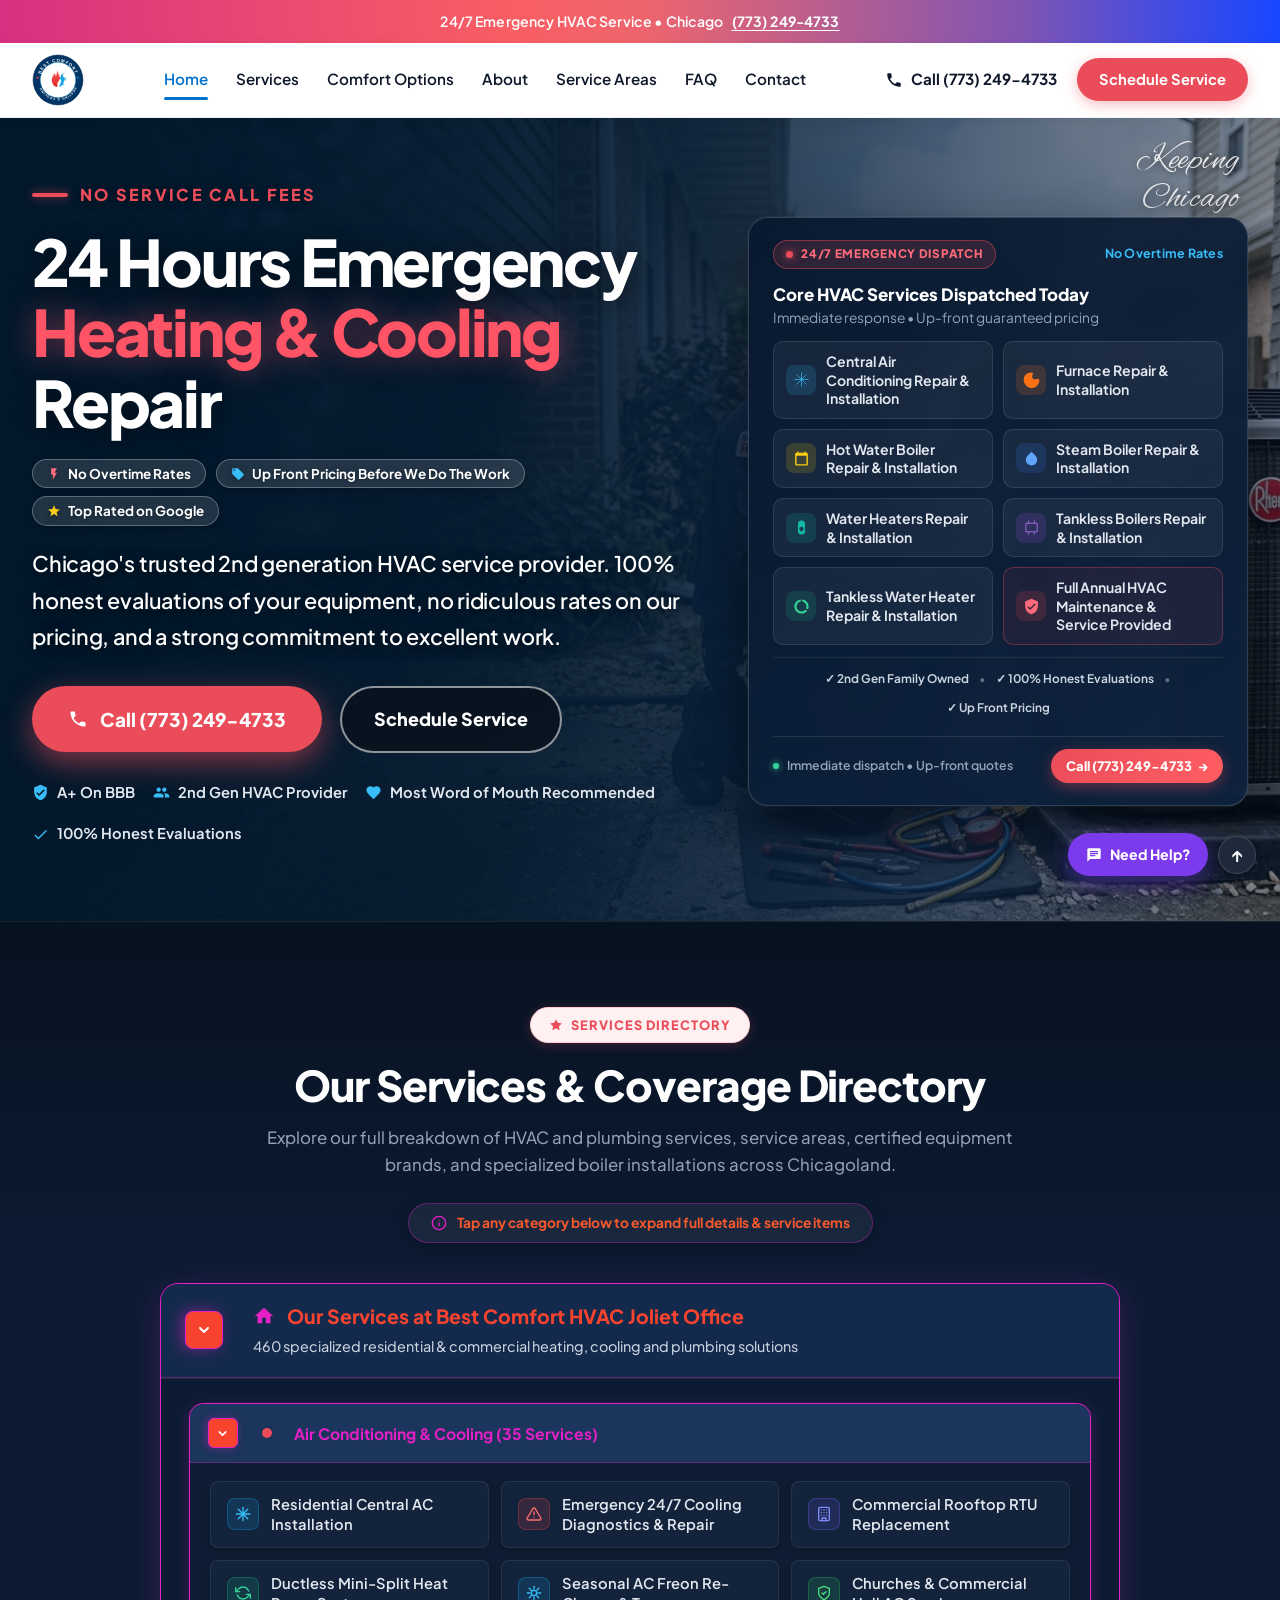
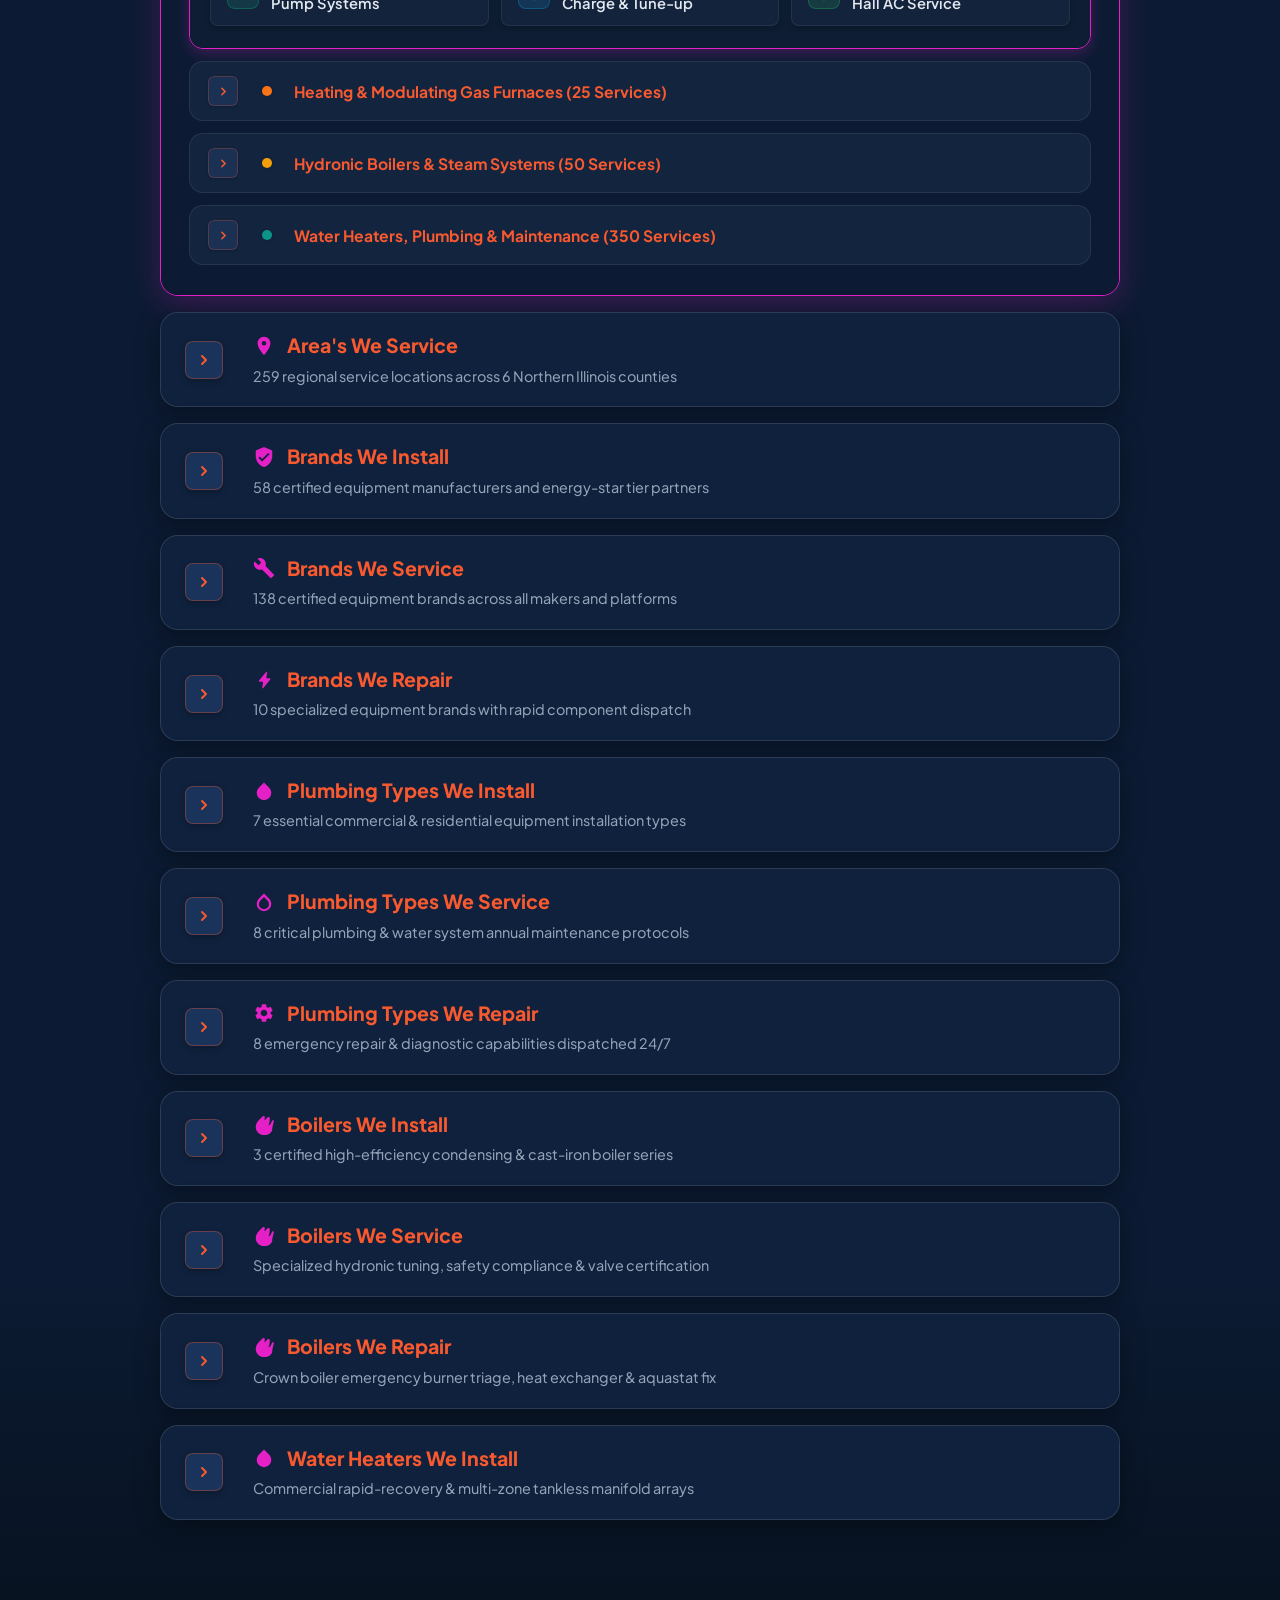
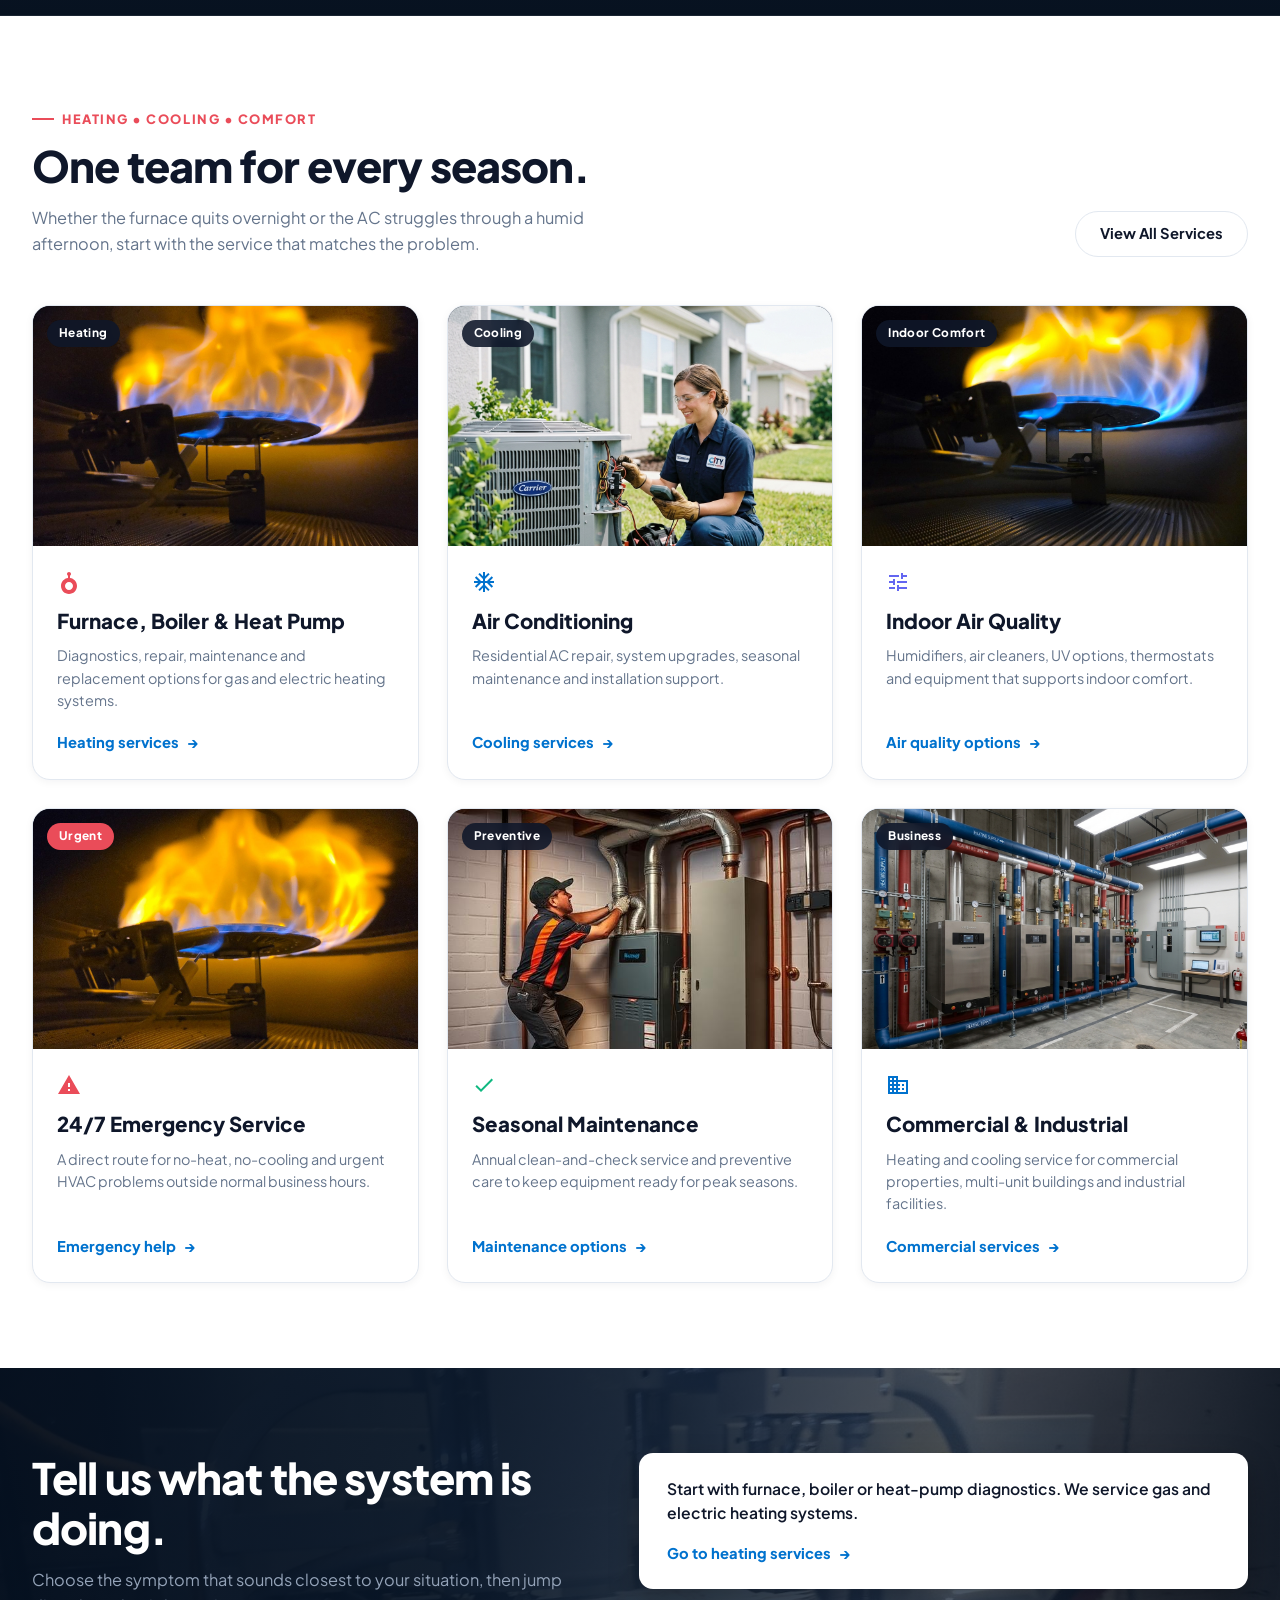
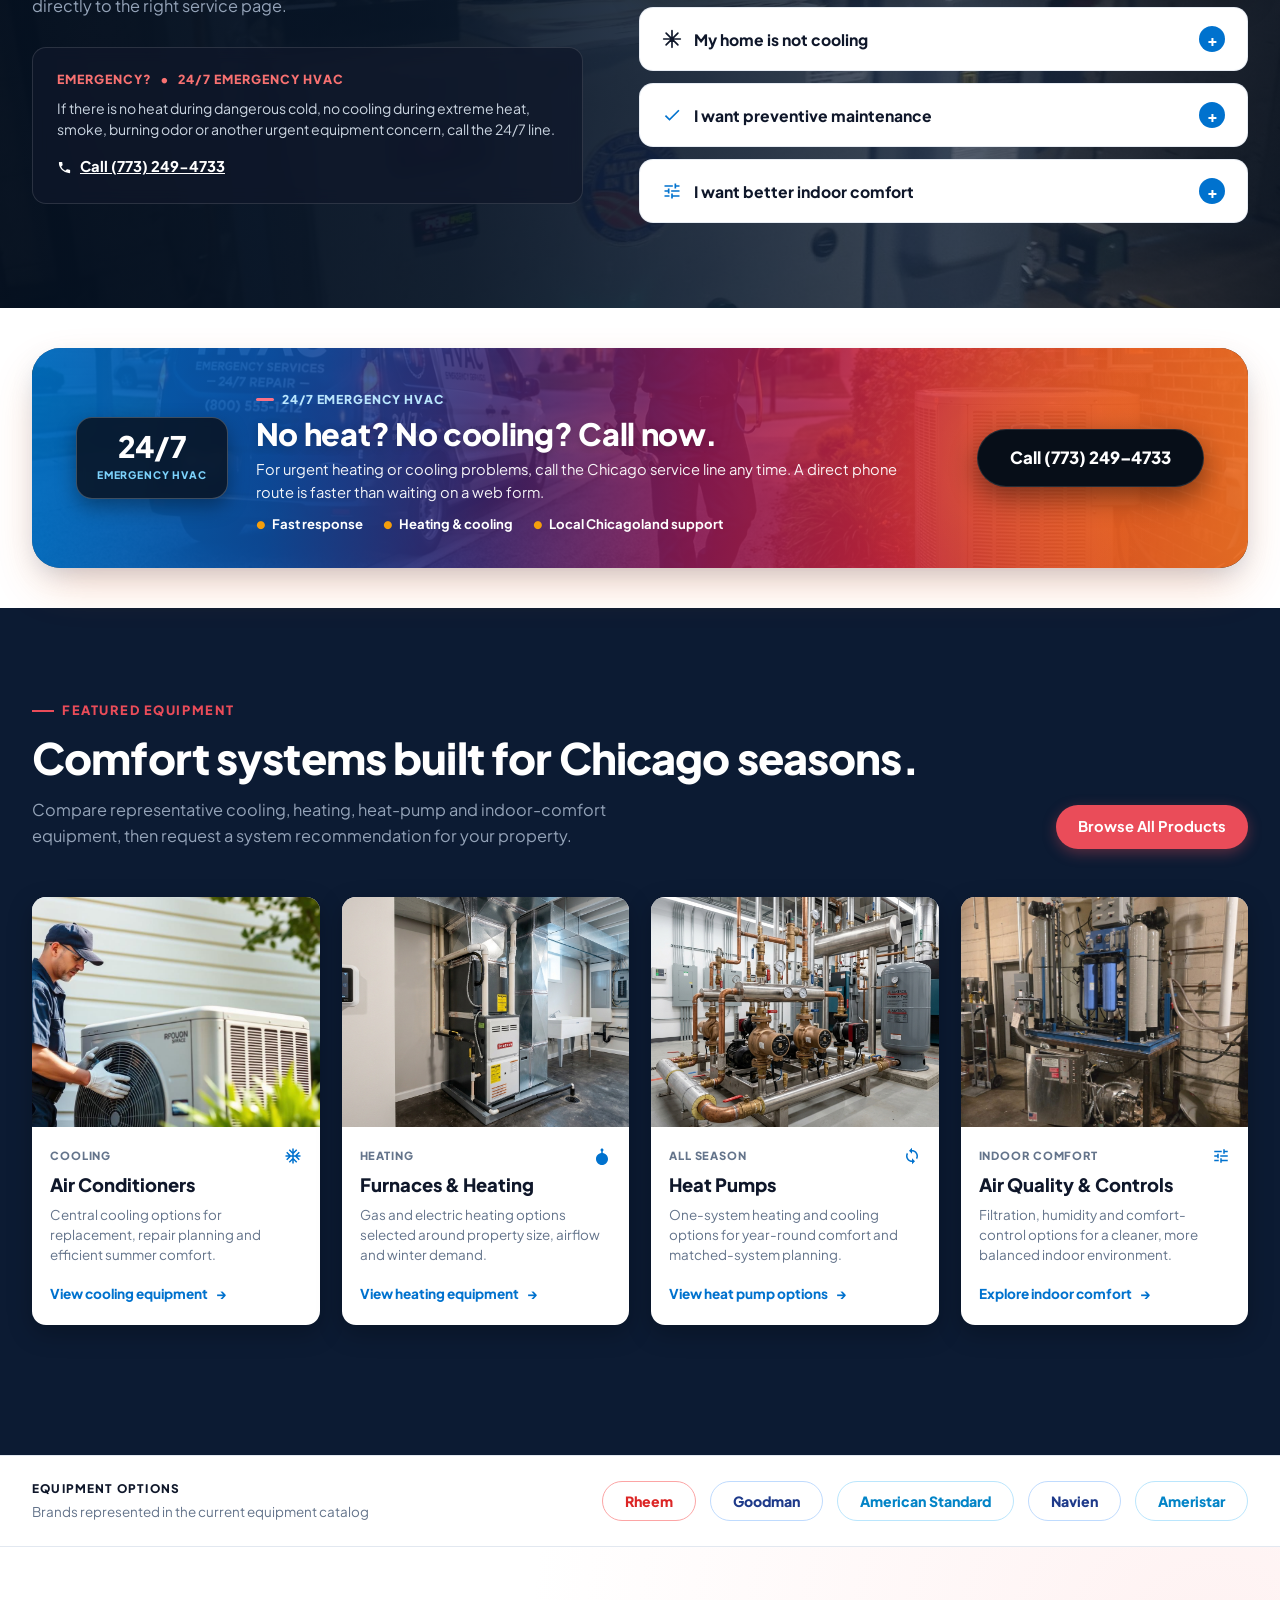
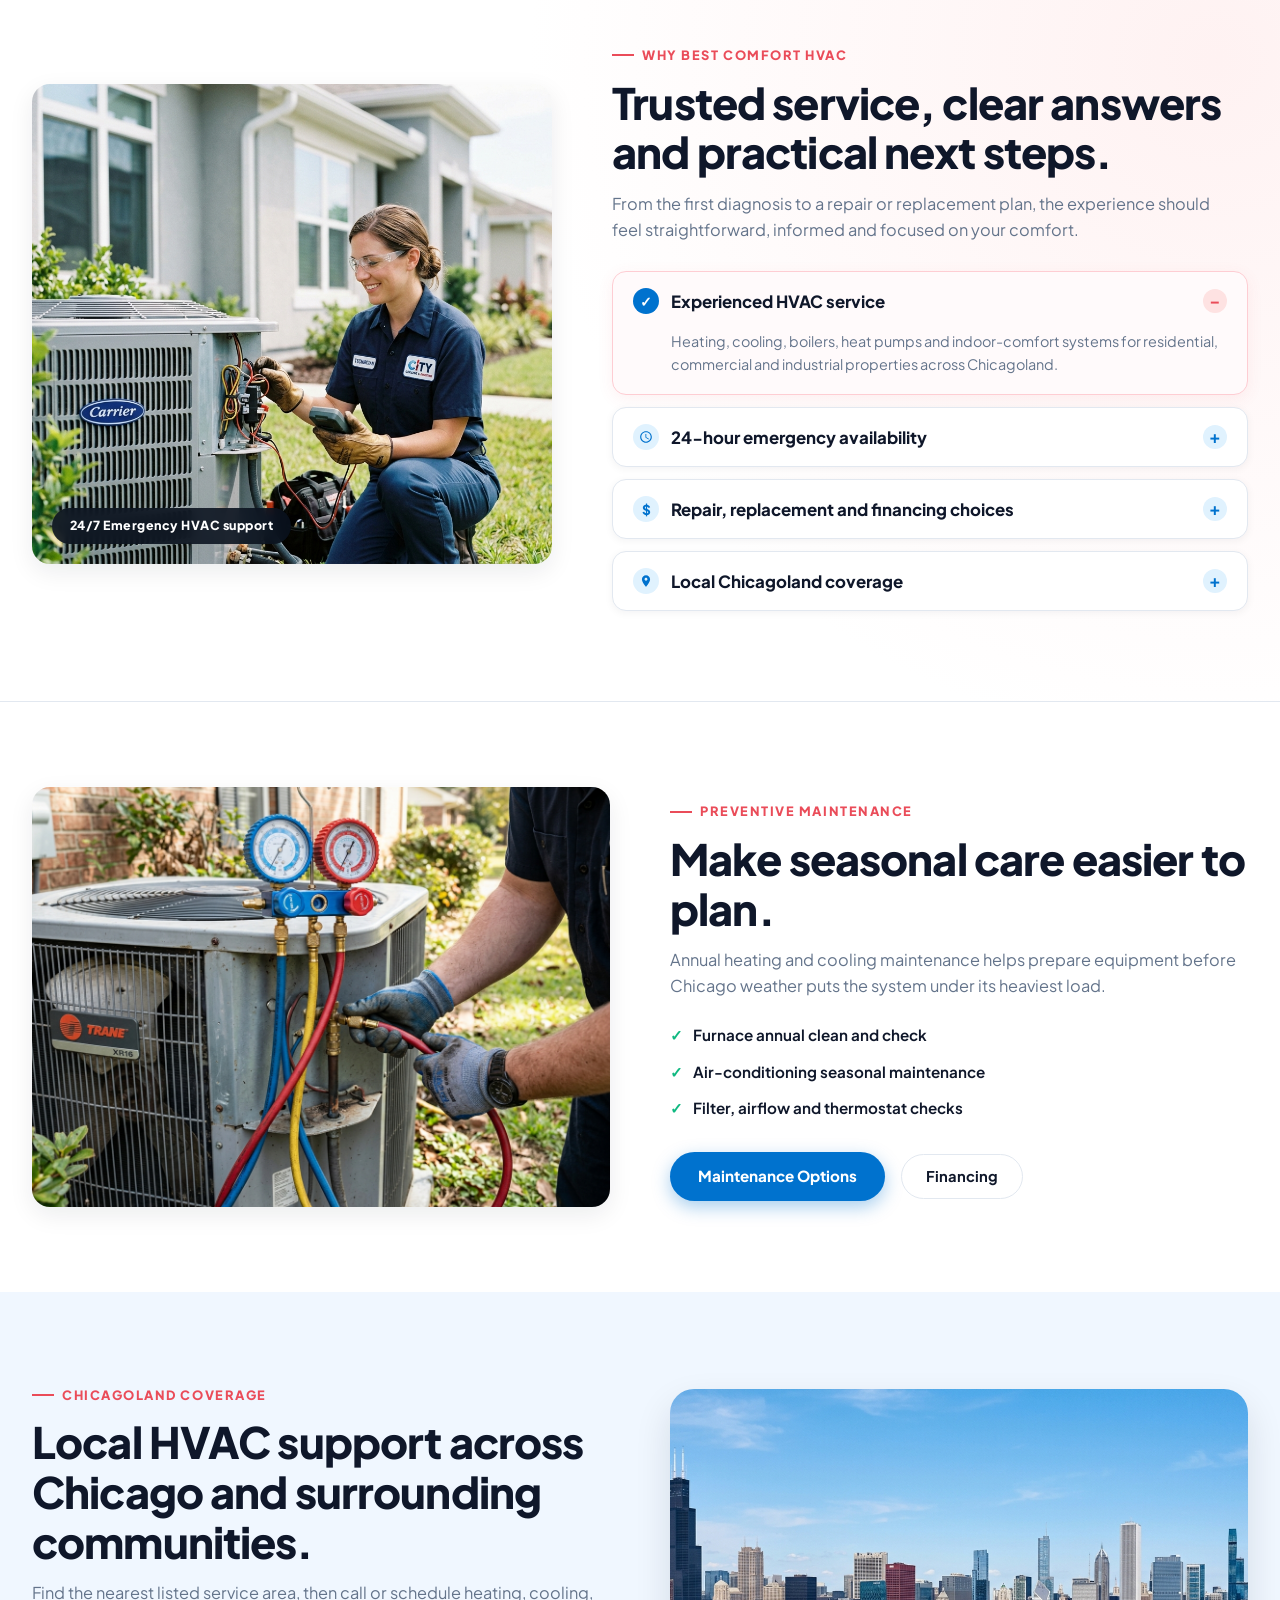
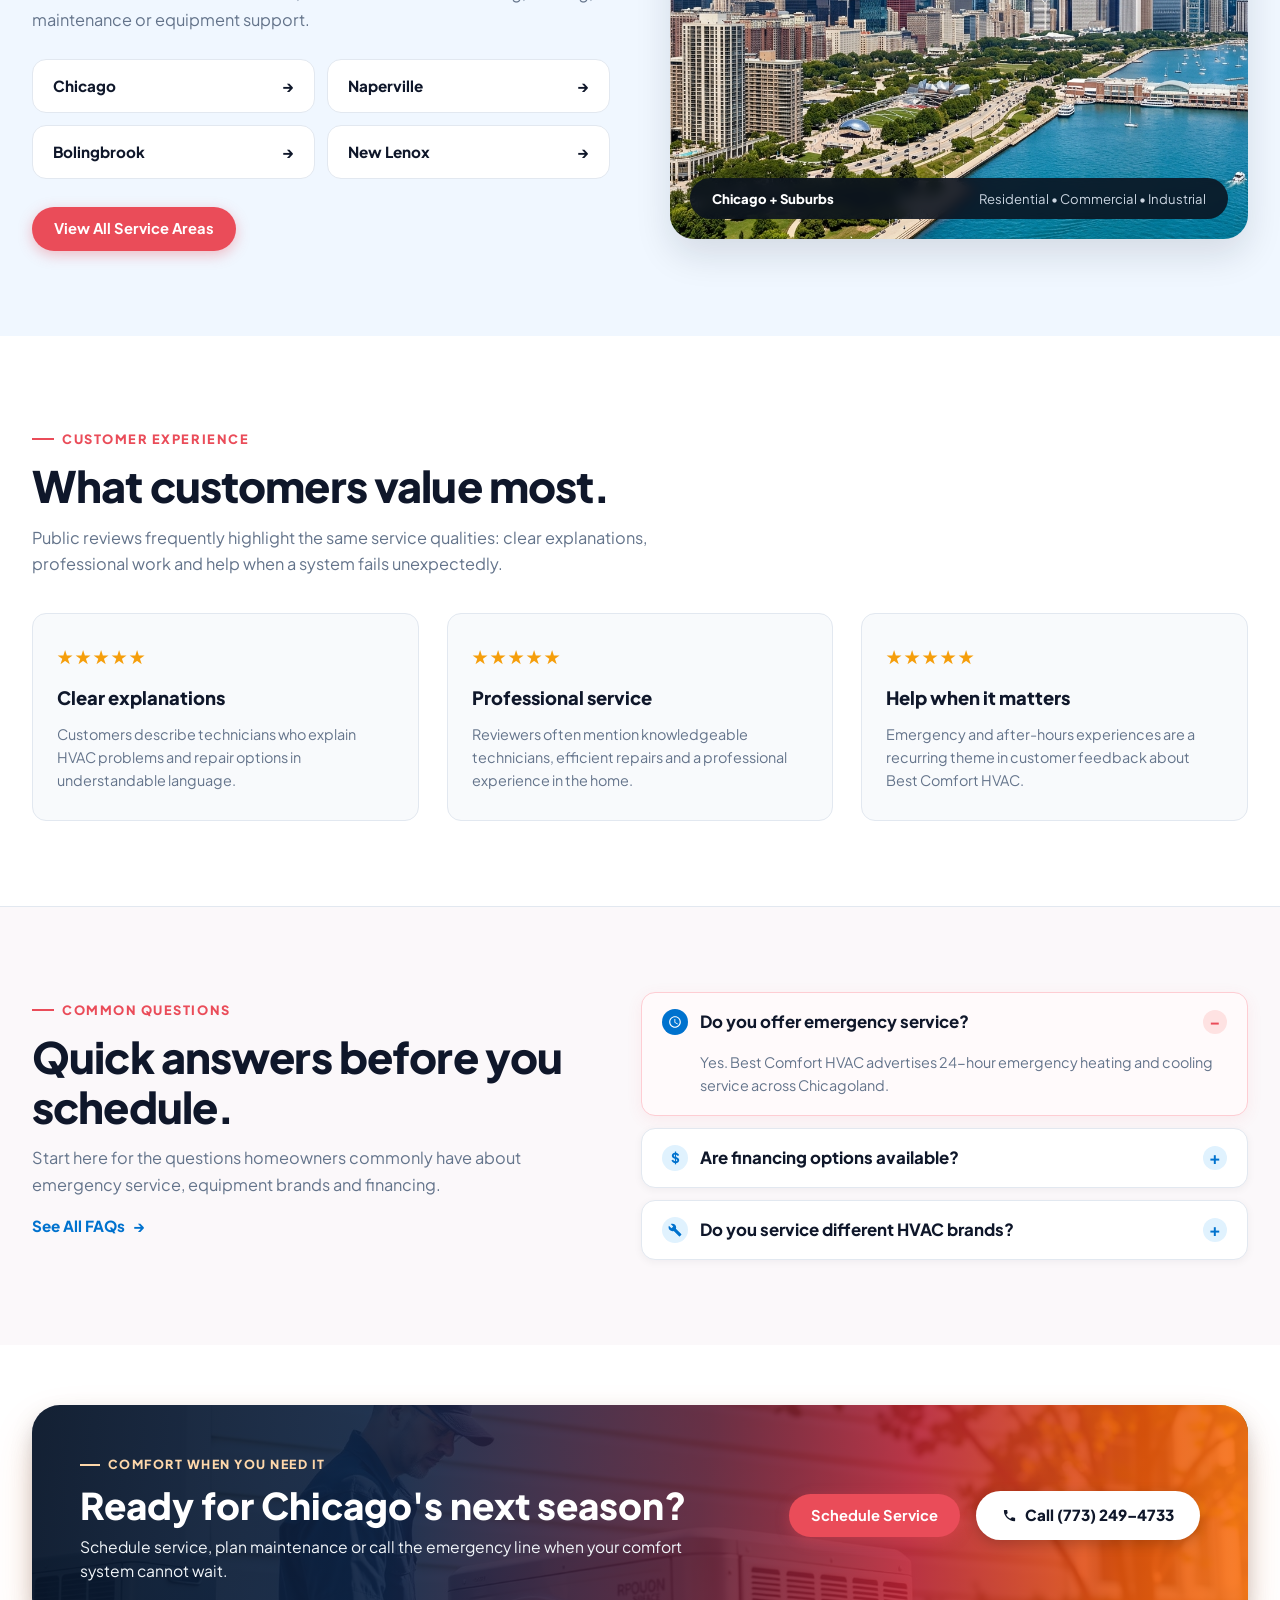
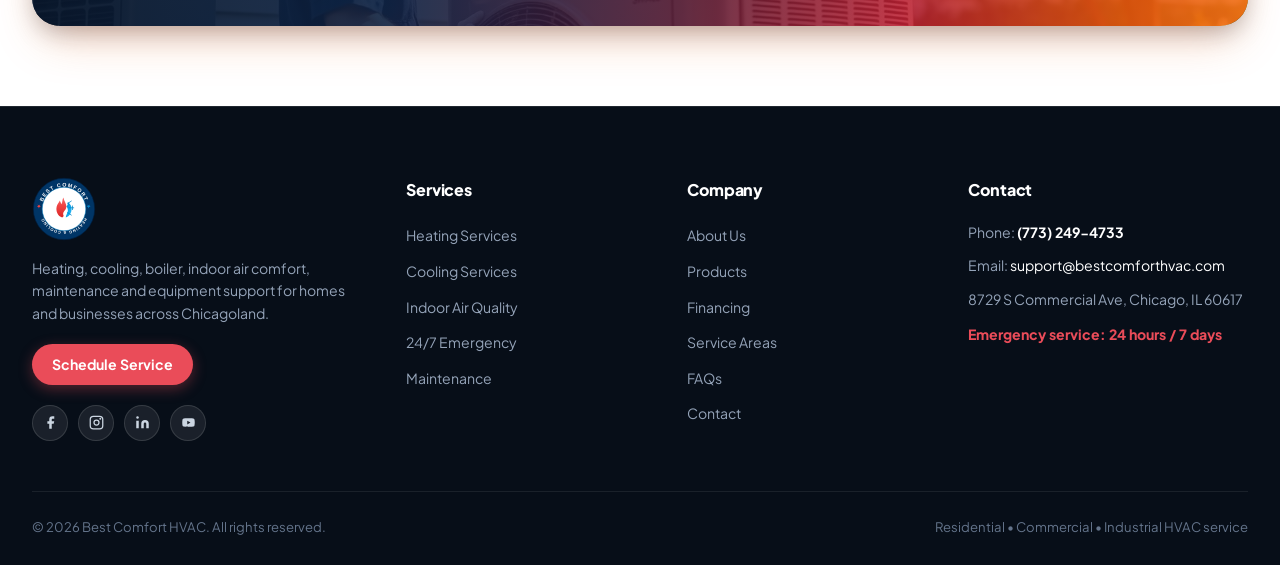
<file: index.html>
<!DOCTYPE html>
<html lang="en">
<head>
  <meta charset="UTF-8">
  <meta name="viewport" content="width=device-width, initial-scale=1.0">
  <title>Best Comfort HVAC | Chicago Heating, Air Conditioning &amp; 24/7 Emergency Service</title>
  <meta name="description" content="Best Comfort Heating &amp; Cooling provides residential, commercial and industrial HVAC repair, installation, seasonal maintenance and 24/7 emergency service across Chicagoland.">
  
  <!-- Google Fonts: Plus Jakarta Sans & Script Font -->
  <link rel="preconnect" href="https://fonts.googleapis.com">
  <link rel="preconnect" href="https://fonts.gstatic.com" crossorigin>
  <link href="https://fonts.googleapis.com/css2?family=Plus+Jakarta+Sans:wght@400;500;600;700;800;900&family=Alex+Brush&family=Great+Vibes&display=swap" rel="stylesheet">
  
  <!-- Stylesheets (Modular Best Comfort Architecture) -->
  <link rel="stylesheet" href="css/style.css?v=10.20">
  <link rel="stylesheet" href="css/homepage.css?v=10.27">
  <link rel="shortcut icon" href="images/best-comfort-logo.svg" type="image/svg+xml">
</head>
<body>

  <!-- =========================================================================
       1. TOP ANNOUNCEMENT / EMERGENCY BAR (Coral Red Banner)
       ========================================================================= -->
  <div class="bc-top-bar">
    <div class="container">
      <span class="bc-top-bar-content">
        24/7 Emergency HVAC Service &bull; Chicago <a href="tel:7732494733" class="bc-top-phone-link">(773) 249-4733</a>
      </span>
    </div>
  </div>

  <!-- =========================================================================
       2. HEADER / NAVIGATION (Crisp Pure White)
       ========================================================================= -->
  <header class="bc-header">
    <div class="container bc-header-container">
      
      <!-- Brand Logo -->
      <a href="index.html" class="bc-brand-logo" aria-label="Best Comfort Heating &amp; Cooling Home">
        <img src="images/best-comfort-logo.svg" alt="Best Comfort Heating &amp; Cooling Logo" width="52" height="52">
      </a>

      <!-- Desktop Nav Menu -->
      <nav class="bc-nav-menu">
        <a href="index.html" class="bc-nav-link active">Home</a>
        <a href="services.html" class="bc-nav-link">Services</a>
        <a href="products.html" class="bc-nav-link">Comfort Options</a>
        <a href="about.html" class="bc-nav-link">About</a>
        <a href="services.html#service-areas" class="bc-nav-link">Service Areas</a>
        <a href="about.html#faq" class="bc-nav-link">FAQ</a>
        <a href="contact.html" class="bc-nav-link">Contact</a>
      </nav>

      <!-- Header Actions -->
      <div class="bc-header-actions">
        <a href="tel:7732494733" class="bc-header-phone">
          <svg class="bc-header-phone-icon" viewBox="0 0 24 24"><path d="M6.62 10.79a15.05 15.05 0 006.59 6.59l2.2-2.2a1 1 0 011.02-.24c1.12.37 2.33.57 3.57.57a1 1 0 011 1V20a1 1 0 01-1 1A17 17 0 013 4a1 1 0 011-1h3.5a1 1 0 011 1c0 1.25.2 2.45.57 3.57a1 1 0 01-.24 1.02l-2.21 2.2z"/></svg>
          <span>Call (773) 249-4733</span>
        </a>
        <a href="contact.html" class="bc-btn-schedule">Schedule Service</a>
        <button class="bc-mobile-toggle" id="bcMobileToggle" aria-label="Toggle Navigation">
          <svg width="24" height="24" viewBox="0 0 24 24" fill="none" stroke="currentColor" stroke-width="2"><line x1="3" y1="12" x2="21" y2="12"></line><line x1="3" y1="6" x2="21" y2="6"></line><line x1="3" y1="18" x2="21" y2="18"></line></svg>
        </button>
      </div>

    </div>
  </header>

  <!-- Mobile Drawer Menu -->
  <div class="bc-mobile-drawer" id="bcMobileDrawer">
    <div class="bc-drawer-content">
      <div class="bc-drawer-header">
        <img src="images/best-comfort-logo.svg" alt="Best Comfort Heating &amp; Cooling" height="42">
        <button class="bc-drawer-close" id="bcMobileClose">&times;</button>
      </div>
      <div class="bc-drawer-links">
        <a href="index.html" class="active">Home</a>
        <a href="services.html">Services</a>
        <a href="products.html">Comfort Options</a>
        <a href="about.html">About</a>
        <a href="services.html#service-areas">Service Areas</a>
        <a href="about.html#faq">FAQ</a>
        <a href="contact.html">Contact</a>
      </div>
      <div style="margin-top:auto; display:flex; flex-direction:column; gap:12px;">
        <a href="tel:7732494733" class="bc-btn-outline" style="text-align:center;">Call (773) 249-4733</a>
        <a href="contact.html" class="bc-btn-schedule" style="text-align:center;">Schedule Service</a>
      </div>
    </div>
  </div>

  <!-- =========================================================================
       3. HERO SECTION (24 Hours Emergency Heating & Cooling Repair + Call to Action Hub)
       ========================================================================= -->
  <section class="bc-hero-section">
    <div class="bc-hero-overlay"></div>

    <!-- Top Right Cursive Slogan -->
    <div class="bc-hero-slogan-cursive">
      Keeping<br>
      Chicago<br>
      Comfortable<br>
      All Year Round
    </div>

    <div class="container bc-hero-container">
      <!-- Left Column: Primary Headlines & Value Propositions -->
      <div class="bc-hero-content">
        
        <div class="bc-hero-eyebrow">NO SERVICE CALL FEES</div>
        
        <h1 class="bc-hero-title">
          24 Hours Emergency<br>
          <span class="bc-text-coral">Heating &amp; Cooling</span> Repair
        </h1>

        <!-- High-Impact Callout Pills (3 Trust Badges) -->
        <div class="bc-hero-highlight-pills">
          <div class="bc-hero-pill">
            <svg class="bc-pill-icon text-coral" viewBox="0 0 24 24"><path d="M7 2v11h3v9l7-12h-4l4-8z"/></svg>
            <span>No Overtime Rates</span>
          </div>
          <div class="bc-hero-pill">
            <svg class="bc-pill-icon text-blue" viewBox="0 0 24 24"><path d="M21.41 11.58l-9-9C12.05 2.22 11.55 2 11 2H4c-1.1 0-2 .9-2 2v7c0 .55.22 1.05.59 1.42l9 9c.36.36.86.58 1.41.58.55 0 1.05-.22 1.41-.59l7-7c.37-.36.59-.86.59-1.41 0-.55-.23-1.06-.59-1.42zM5.5 7C4.67 7 4 6.33 4 5.5S4.67 4 5.5 4 7 4.67 7 5.5 6.33 7 5.5 7z"/></svg>
            <span>Up Front Pricing Before We Do The Work</span>
          </div>
          <div class="bc-hero-pill">
            <svg class="bc-pill-icon text-gold" viewBox="0 0 24 24"><path d="M12 17.27L18.18 21l-1.64-7.03L22 9.24l-7.19-.61L12 2 9.19 8.63 2 9.24l5.46 4.73L5.82 21z"/></svg>
            <span>Top Rated on Google</span>
          </div>
        </div>

        <p class="bc-hero-desc">
          Chicago's trusted 2nd generation HVAC service provider. 100% honest evaluations of your equipment, no ridiculous rates on our pricing, and a strong commitment to excellent work.
        </p>

        <!-- Primary Conversion Actions -->
        <div class="bc-hero-actions">
          <a href="tel:7732494733" class="bc-btn-hero-primary bc-btn-pulse bc-btn-call-dominant">
            <svg width="20" height="20" viewBox="0 0 24 24" fill="currentColor"><path d="M6.62 10.79a15.05 15.05 0 006.59 6.59l2.2-2.2a1 1 0 011.02-.24c1.12.37 2.33.57 3.57.57a1 1 0 011 1V20a1 1 0 01-1 1A17 17 0 013 4a1 1 0 011-1h3.5a1 1 0 011 1c0 1.25.2 2.45.57 3.57a1 1 0 01-.24 1.02l-2.21 2.2z"/></svg>
            <span>Call (773) 249-4733</span>
          </a>
          <a href="contact.html" class="bc-btn-hero-call">Schedule Service</a>
        </div>

        <!-- Mobile View Only: 8 Core Services Scannable 2-Column Micro-Grid / Chip List (Beneath Conversion Buttons) -->
        <div class="bc-hero-mobile-services" aria-label="8 Core HVAC Services Dispatched 24/7">
          <div class="bc-mobile-services-label">8 Core Services Dispatched 24/7:</div>
          <div class="bc-mobile-services-grid">
            <a href="services.html#cooling" class="bc-service-chip">
              <span class="bc-chip-check">&check;</span>
              <span>Central Air Conditioning Repair &amp; Installation</span>
            </a>
            <a href="services.html#heating" class="bc-service-chip">
              <span class="bc-chip-check">&check;</span>
              <span>Furnace Repair &amp; Installation</span>
            </a>
            <a href="services.html#boilers" class="bc-service-chip">
              <span class="bc-chip-check">&check;</span>
              <span>Hot Water Boiler Repair &amp; Installation</span>
            </a>
            <a href="services.html#boilers" class="bc-service-chip">
              <span class="bc-chip-check">&check;</span>
              <span>Steam Boiler Repair &amp; Installation</span>
            </a>
            <a href="services.html#heating" class="bc-service-chip">
              <span class="bc-chip-check">&check;</span>
              <span>Water Heaters Repair &amp; Installation</span>
            </a>
            <a href="services.html#boilers" class="bc-service-chip">
              <span class="bc-chip-check">&check;</span>
              <span>Tankless Boilers Repair &amp; Installation</span>
            </a>
            <a href="services.html#heating" class="bc-service-chip">
              <span class="bc-chip-check">&check;</span>
              <span>Tankless Water Heater Repair &amp; Installation</span>
            </a>
            <a href="services.html#maintenance" class="bc-service-chip highlight">
              <span class="bc-chip-check">&check;</span>
              <span>Full Annual HVAC Maintenance &amp; Service Provided</span>
            </a>
          </div>
        </div>

        <!-- Verification Badges Row -->
        <div class="bc-hero-badges-row">
          <div class="bc-hero-badge-item">
            <svg viewBox="0 0 24 24"><path d="M12 1L3 5v6c0 5.55 3.84 10.74 9 12 5.16-1.26 9-6.45 9-12V5l-9-4zm-2 16l-4-4 1.41-1.41L10 14.17l6.59-6.59L18 9l-8 8z"/></svg>
            <span>A+ On BBB</span>
          </div>
          <div class="bc-hero-badge-item">
            <svg viewBox="0 0 24 24"><path d="M16 11c1.66 0 2.99-1.34 2.99-3S17.66 5 16 5c-1.66 0-3 1.34-3 3s1.34 3 3 3zm-8 0c1.66 0 2.99-1.34 2.99-3S9.66 5 8 5C6.34 5 5 6.34 5 8s1.34 3 3 3zm0 2c-2.33 0-7 1.17-7 3.5V19h14v-2.5c0-2.33-4.67-3.5-7-3.5zm8 0c-.29 0-.62.02-.97.05 1.16.84 1.97 1.97 1.97 3.45V19h6v-2.5c0-2.33-4.67-3.5-7-3.5z"/></svg>
            <span>2nd Gen HVAC Provider</span>
          </div>
          <div class="bc-hero-badge-item">
            <svg viewBox="0 0 24 24"><path d="M12 21.35l-1.45-1.32C5.4 15.36 2 12.28 2 8.5 2 5.42 4.42 3 7.5 3c1.74 0 3.41.81 4.5 2.09C13.09 3.81 14.76 3 16.5 3 19.58 3 22 5.42 22 8.5c0 3.78-3.4 6.86-8.55 11.54L12 21.35z"/></svg>
            <span>Most Word of Mouth Recommended</span>
          </div>
          <div class="bc-hero-badge-item">
            <svg viewBox="0 0 24 24"><path d="M9 16.17L4.83 12l-1.42 1.41L9 19 21 7l-1.41-1.41z"/></svg>
            <span>100% Honest Evaluations</span>
          </div>
        </div>

      </div>

      <!-- Right Column: 24/7 Emergency Dispatch Matrix (Desktop 2-Column Checklist) -->
      <div class="bc-hero-hub-card">
        
        <div class="bc-hub-top">
          <div class="bc-live-pill">
            <span class="bc-live-dot"></span>
            <span>24/7 Emergency Dispatch</span>
          </div>
          <div class="bc-hub-status-text">
            <span>No Overtime Rates</span>
          </div>
        </div>

        <div class="bc-hub-header-intro">
          <div class="bc-hub-heading">Core HVAC Services Dispatched Today</div>
          <div class="bc-hub-subheading">Immediate response &bull; Up-front guaranteed pricing</div>
        </div>

        <!-- 8 Core Services in 2-Column Checklist (Always Visible - No Tabs) -->
        <div class="bc-hub-services-grid">
          
          <a href="services.html#cooling" class="bc-hub-service-item">
            <div class="bc-service-item-icon icon-cyan">
              <svg viewBox="0 0 24 24"><path d="M12 2v20M2 12h20M4.93 4.93l14.14 14.14M4.93 19.07L19.07 4.93"/></svg>
            </div>
            <div class="bc-service-item-text">Central Air Conditioning Repair &amp; Installation</div>
          </a>

          <a href="services.html#heating" class="bc-hub-service-item">
            <div class="bc-service-item-icon icon-orange">
              <svg viewBox="0 0 24 24"><path d="M12 2c1.1 0 2 .9 2 2 0 1.5-1 2.5-1 4 0 2.2 1.8 4 4 4 1.5 0 2.5-1 4-1 .9 0 2 .9 2 2 0 6.1-4.9 11-11 11S1 18.1 1 12C1 6.5 5.5 2 12 2z"/></svg>
            </div>
            <div class="bc-service-item-text">Furnace Repair &amp; Installation</div>
          </a>

          <a href="services.html#boilers" class="bc-hub-service-item">
            <div class="bc-service-item-icon icon-gold">
              <svg viewBox="0 0 24 24"><path d="M19 4h-1V2h-2v2H8V2H6v2H5c-1.11 0-1.99.9-1.99 2L3 20c0 1.1.89 2 2 2h14c1.1 0 2-.9 2-2V6c0-1.1-.9-2-2-2zm0 16H5V8h14v12z"/></svg>
            </div>
            <div class="bc-service-item-text">Hot Water Boiler Repair &amp; Installation</div>
          </a>

          <a href="services.html#boilers" class="bc-hub-service-item">
            <div class="bc-service-item-icon icon-blue">
              <svg viewBox="0 0 24 24"><path d="M17.66 8L12 2.35 6.34 8C4.78 9.56 4 11.64 4 13.72s.78 4.16 2.34 5.72 4.16 2.34 5.66 2.34 4.16-.78 5.72-2.34S20 15.8 20 13.72 19.22 9.56 17.66 8z"/></svg>
            </div>
            <div class="bc-service-item-text">Steam Boiler Repair &amp; Installation</div>
          </a>

          <a href="services.html#heating" class="bc-hub-service-item">
            <div class="bc-service-item-icon icon-teal">
              <svg viewBox="0 0 24 24"><path d="M12 2a5 5 0 00-5 5v10a5 5 0 0010 0V7a5 5 0 00-5-5zm1 14.8V17a1 1 0 01-2 0v-.2a3 3 0 112 0z"/></svg>
            </div>
            <div class="bc-service-item-text">Water Heaters Repair &amp; Installation</div>
          </a>

          <a href="services.html#boilers" class="bc-hub-service-item">
            <div class="bc-service-item-icon icon-purple">
              <svg viewBox="0 0 24 24"><path d="M4 6h16v12H4zM8 2v4M16 2v4M8 18v4M16 18v4"/></svg>
            </div>
            <div class="bc-service-item-text">Tankless Boilers Repair &amp; Installation</div>
          </a>

          <a href="services.html#heating" class="bc-hub-service-item">
            <div class="bc-service-item-icon icon-emerald">
              <svg viewBox="0 0 24 24"><path d="M13 2.05v3.03c3.39.49 6 3.39 6 6.92 0 .9-.18 1.75-.48 2.54l2.6 1.53c.56-1.24.88-2.62.88-4.07 0-5.18-3.95-9.45-9-9.95zM12 19c-3.87 0-7-3.13-7-7 0-3.53 2.61-6.43 6-6.92V2.05c-5.05.5-9 4.76-9 9.95 0 5.52 4.47 10 9.99 10 3.31 0 6.24-1.61 8.01-4.09l-2.45-1.42A6.994 6.994 0 0112 19z"/></svg>
            </div>
            <div class="bc-service-item-text">Tankless Water Heater Repair &amp; Installation</div>
          </a>

          <a href="services.html#maintenance" class="bc-hub-service-item highlight">
            <div class="bc-service-item-icon icon-coral">
              <svg viewBox="0 0 24 24"><path d="M12 1L3 5v6c0 5.55 3.84 10.74 9 12 5.16-1.26 9-6.45 9-12V5l-9-4zm-2 16l-4-4 1.41-1.41L10 14.17l6.59-6.59L18 9l-8 8z"/></svg>
            </div>
            <div class="bc-service-item-text">Full Annual HVAC Maintenance &amp; Service Provided</div>
          </a>

        </div>

        <!-- Trust Statements Strip inside Card -->
        <div class="bc-hub-trust-strip">
          <span>&check; 2nd Gen Family Owned</span>
          <span class="bc-hub-bullet">&bull;</span>
          <span>&check; 100% Honest Evaluations</span>
          <span class="bc-hub-bullet">&bull;</span>
          <span>&check; Up Front Pricing</span>
        </div>

        <!-- Hub Card Footer -->
        <div class="bc-hub-footer">
          <div class="bc-hub-footer-text">
            <span class="bc-pulse-dot"></span>
            <span>Immediate dispatch &bull; Up-front quotes</span>
          </div>
          <a href="tel:7732494733" class="bc-hub-call-btn">
            <span>Call (773) 249-4733</span>
            &rarr;
          </a>
        </div>

      </div>

    </div>
  </section>

            <!-- =========================================================================
       4. SERVICES & COVERAGE DIRECTORY (Exact Bootstrap 5.0 Accordion Component)
       Reference: https://getbootstrap.com/docs/5.0/components/accordion/
       ========================================================================= -->
  <section class="bc-directory-section" id="services-directory">
    <div class="container">
      <div class="bc-directory-header">
        <span class="bc-directory-badge">
          <svg width="14" height="14" viewBox="0 0 24 24" fill="currentColor"><path d="M12 2l3.09 6.26L22 9.27l-5 4.87 1.18 6.88L12 17.77l-6.18 3.25L7 14.14 2 9.27l6.91-1.01L12 2z"/></svg>
          Services Directory
        </span>
        <h2 class="bc-directory-title">Our Services &amp; Coverage Directory</h2>
        <p class="bc-directory-desc">Explore our full breakdown of HVAC and plumbing services, service areas, certified equipment brands, and specialized boiler installations across Chicagoland.</p>
        <div class="bc-directory-hint-bar">
          <svg viewBox="0 0 24 24" fill="none" stroke="currentColor" stroke-width="2" stroke-linecap="round" stroke-linejoin="round"><circle cx="12" cy="12" r="10"/><path d="M12 16v-4"/><path d="M12 8h.01"/></svg>
          <span>Tap any category below to expand full details &amp; service items</span>
        </div>
      </div>

      <!-- Bootstrap 5.0 Accordion Component -->
      <div class="accordion" id="servicesDirectoryAccordion">
        <!-- Accordion Item 1: Our Services at Best Comfort HVAC Joliet Office -->
        <div class="accordion-item">
          <h2 class="accordion-header" id="headingAccItemServices">
            <button class="accordion-button" type="button" data-bs-toggle="collapse" data-bs-target="#collapseAccItemServices" aria-expanded="true" aria-controls="collapseAccItemServices">
              <span class="bs-acc-title-wrap">
                <span class="bs-acc-title">
                  <svg viewBox="0 0 24 24" fill="currentColor"><path d="M10 20v-6h4v6h5v-8h3L12 3 2 12h3v8z"/></svg>
                  <span>Our Services at Best Comfort HVAC Joliet Office</span>
                </span>
                <span class="bs-acc-badge">460 specialized residential &amp; commercial heating, cooling and plumbing solutions</span>
              </span>
            </button>
          </h2>
          <div id="collapseAccItemServices" class="accordion-collapse collapse show" aria-labelledby="headingAccItemServices" data-bs-parent="#servicesDirectoryAccordion">
            <div class="accordion-body">

<div class="accordion bs-nested-accordion" id="subAccordionServices">
  <!-- AC & Cooling -->
  <div class="accordion-item">
    <h3 class="accordion-header" id="subHeadingServices1">
      <button class="accordion-button" type="button" data-bs-toggle="collapse" data-bs-target="#subCollapseServices1" aria-expanded="true" aria-controls="subCollapseServices1">
        <span class="bs-sub-badge red"></span>
        <span class="bs-sub-title">Air Conditioning &amp; Cooling (35 Services)</span>
      </button>
    </h3>
    <div id="subCollapseServices1" class="accordion-collapse collapse show" data-bs-parent="#subAccordionServices">
      <div class="accordion-body">
        <ul class="bs-items-grid">
          <li class="bs-tree-item"><span class="bs-tree-icon icon-sky"><svg viewBox="0 0 24 24" fill="none" stroke="currentColor" stroke-width="2" stroke-linecap="round" stroke-linejoin="round"><line x1="12" y1="2" x2="12" y2="22"/><line x1="2" y1="12" x2="22" y2="12"/><line x1="4.93" y1="4.93" x2="19.07" y2="19.07"/><line x1="19.07" y1="4.93" x2="4.93" y2="19.07"/></svg></span><span class="bs-tree-text">Residential Central AC Installation</span></li>
          <li class="bs-tree-item"><span class="bs-tree-icon icon-red"><svg viewBox="0 0 24 24" fill="none" stroke="currentColor" stroke-width="2" stroke-linecap="round" stroke-linejoin="round"><path d="M10.29 3.86L1.82 18a2 2 0 0 0 1.71 3h16.94a2 2 0 0 0 1.71-3L13.71 3.86a2 2 0 0 0-3.42 0z"/><line x1="12" y1="9" x2="12" y2="13"/><line x1="12" y1="17" x2="12.01" y2="17"/></svg></span><span class="bs-tree-text">Emergency 24/7 Cooling Diagnostics &amp; Repair</span></li>
          <li class="bs-tree-item"><span class="bs-tree-icon icon-indigo"><svg viewBox="0 0 24 24" fill="none" stroke="currentColor" stroke-width="2" stroke-linecap="round" stroke-linejoin="round"><rect x="4" y="2" width="16" height="20" rx="2" ry="2"/><path d="M9 22v-4h6v4"/><path d="M8 6h.01"/><path d="M16 6h.01"/><path d="M12 6h.01"/><path d="M12 10h.01"/><path d="M12 14h.01"/><path d="M16 10h.01"/><path d="M16 14h.01"/><path d="M8 10h.01"/><path d="M8 14h.01"/></svg></span><span class="bs-tree-text">Commercial Rooftop RTU Replacement</span></li>
          <li class="bs-tree-item"><span class="bs-tree-icon icon-emerald"><svg viewBox="0 0 24 24" fill="none" stroke="currentColor" stroke-width="2" stroke-linecap="round" stroke-linejoin="round"><polyline points="1 4 1 10 7 10"/><polyline points="23 20 23 14 17 14"/><path d="M20.49 9A9 9 0 0 0 5.64 5.64L1 10m22 4l-4.64 4.36A9 9 0 0 1 3.51 15"/></svg></span><span class="bs-tree-text">Ductless Mini-Split Heat Pump Systems</span></li>
          <li class="bs-tree-item"><span class="bs-tree-icon icon-sky"><svg viewBox="0 0 24 24" fill="none" stroke="currentColor" stroke-width="2" stroke-linecap="round" stroke-linejoin="round"><path d="M12 2v4"/><path d="m4.93 4.93 2.83 2.83"/><path d="M2 12h4"/><path d="m4.93 19.07 2.83-2.83"/><path d="M12 22v-4"/><path d="m19.07 19.07-2.83-2.83"/><path d="M22 12h-4"/><path d="m19.07 4.93-2.83 2.83"/><circle cx="12" cy="12" r="4"/></svg></span><span class="bs-tree-text">Seasonal AC Freon Re-Charge &amp; Tune-up</span></li>
          <li class="bs-tree-item"><span class="bs-tree-icon icon-green"><svg viewBox="0 0 24 24" fill="none" stroke="currentColor" stroke-width="2" stroke-linecap="round" stroke-linejoin="round"><path d="M12 22s8-4 8-10V5l-8-3-8 3v7c0 6 8 10 8 10z"/><polyline points="9 12 11 14 15 10"/></svg></span><span class="bs-tree-text">Churches &amp; Commercial Hall AC Service</span></li>
        </ul>
      </div>
    </div>
  </div>

  <!-- Heating -->
  <div class="accordion-item">
    <h3 class="accordion-header" id="subHeadingServices2">
      <button class="accordion-button collapsed" type="button" data-bs-toggle="collapse" data-bs-target="#subCollapseServices2" aria-expanded="false" aria-controls="subCollapseServices2">
        <span class="bs-sub-badge orange"></span>
        <span class="bs-sub-title">Heating &amp; Modulating Gas Furnaces (25 Services)</span>
      </button>
    </h3>
    <div id="subCollapseServices2" class="accordion-collapse collapse" data-bs-parent="#subAccordionServices">
      <div class="accordion-body">
        <ul class="bs-items-grid">
          <li class="bs-tree-item"><span class="bs-tree-icon icon-orange"><svg viewBox="0 0 24 24" fill="currentColor"><path d="M12 23c-4.97 0-9-3.95-9-8.83 0-3.83 2.5-6.68 4.74-8.89.84-.83 1.71-1.6 2.47-2.48.51-.59 1.25-.8 1.87-.5.61.29.92.95.77 1.62-.23 1.05-.28 2.08-.13 3.09.91-.97 1.88-1.99 2.8-3.08.45-.53 1.15-.75 1.79-.53.64.22 1.05.81 1.05 1.49 0 3.73-1.07 6.45-1.57 7.74 2.22-1.37 3.32-3.1 3.55-4.57.09-.59.51-1.07 1.08-1.22.58-.16 1.18.06 1.54.55C22.28 9.28 21 15.65 21 16.5c0 3.59-4.03 6.5-9 6.5z"/></svg></span><span class="bs-tree-text">High-AFUE Modulating Gas Furnace Repair</span></li>
          <li class="bs-tree-item"><span class="bs-tree-icon icon-red"><svg viewBox="0 0 24 24" fill="none" stroke="currentColor" stroke-width="2" stroke-linecap="round" stroke-linejoin="round"><path d="M10.29 3.86L1.82 18a2 2 0 0 0 1.71 3h16.94a2 2 0 0 0 1.71-3L13.71 3.86a2 2 0 0 0-3.42 0z"/><line x1="12" y1="9" x2="12" y2="13"/><line x1="12" y1="17" x2="12.01" y2="17"/></svg></span><span class="bs-tree-text">Emergency 24/7 Heat Exchanger Inspection</span></li>
          <li class="bs-tree-item"><span class="bs-tree-icon icon-indigo"><svg viewBox="0 0 24 24" fill="none" stroke="currentColor" stroke-width="2" stroke-linecap="round" stroke-linejoin="round"><rect x="4" y="2" width="16" height="20" rx="2" ry="2"/><path d="M9 22v-4h6v4"/><path d="M8 6h.01"/><path d="M16 6h.01"/><path d="M12 6h.01"/><path d="M12 10h.01"/><path d="M12 14h.01"/><path d="M16 10h.01"/><path d="M16 14h.01"/><path d="M8 10h.01"/><path d="M8 14h.01"/></svg></span><span class="bs-tree-text">Commercial RTU Gas Heating Replacement</span></li>
          <li class="bs-tree-item"><span class="bs-tree-icon icon-orange"><svg viewBox="0 0 24 24" fill="currentColor"><path d="M19.14 12.94c.04-.3.06-.61.06-.94 0-.32-.02-.64-.07-.94l2.03-1.58c.18-.14.23-.41.12-.61l-1.92-3.32c-.12-.22-.37-.29-.59-.22l-2.39.96c-.5-.38-1.03-.7-1.62-.94l-.36-2.54c-.04-.24-.24-.41-.48-.41h-3.84c-.24 0-.43.17-.47.41l-.36 2.54c-.59.24-1.13.57-1.62.94l-2.39-.96c-.22-.08-.47 0-.59.22L2.74 8.87c-.12.21-.08.47.12.61l2.03 1.58c-.05.3-.09.63-.09.94s.02.64.07.94l-2.03 1.58c-.18.14-.23.41-.12.61l1.92 3.32c.12.22.37.29.59.22l2.39-.96c.5.38 1.03.7 1.62.94l.36 2.54c.05.24.24.41.48.41h3.84c.24 0 .44-.17.47-.41l.36-2.54c.59-.24 1.13-.56 1.62-.94l2.39.96c.22.08.47 0 .59-.22l1.92-3.32c.12-.22.07-.47-.12-.61l-2.01-1.58zM12 15.6c-1.98 0-3.6-1.62-3.6-3.6s1.62-3.6 3.6-3.6 3.6 1.62 3.6 3.6-1.62 3.6-3.6 3.6z"/></svg></span><span class="bs-tree-text">Dual-Stage Blower &amp; Inducer Motor Swap</span></li>
          <li class="bs-tree-item"><span class="bs-tree-icon icon-orange"><svg viewBox="0 0 24 24" fill="none" stroke="currentColor" stroke-width="2" stroke-linecap="round" stroke-linejoin="round"><path d="M12 2v4"/><path d="m4.93 4.93 2.83 2.83"/><path d="M2 12h4"/><path d="m4.93 19.07 2.83-2.83"/><path d="M12 22v-4"/><path d="m19.07 19.07-2.83-2.83"/><path d="M22 12h-4"/><path d="m19.07 4.93-2.83 2.83"/><circle cx="12" cy="12" r="4"/></svg></span><span class="bs-tree-text">Ignition Control Module Diagnostic</span></li>
          <li class="bs-tree-item"><span class="bs-tree-icon icon-green"><svg viewBox="0 0 24 24" fill="none" stroke="currentColor" stroke-width="2" stroke-linecap="round" stroke-linejoin="round"><path d="M12 22s8-4 8-10V5l-8-3-8 3v7c0 6 8 10 8 10z"/><polyline points="9 12 11 14 15 10"/></svg></span><span class="bs-tree-text">Annual Heating Seasonal Safety Audit</span></li>
        </ul>
      </div>
    </div>
  </div>

  <!-- Boilers -->
  <div class="accordion-item">
    <h3 class="accordion-header" id="subHeadingServices3">
      <button class="accordion-button collapsed" type="button" data-bs-toggle="collapse" data-bs-target="#subCollapseServices3" aria-expanded="false" aria-controls="subCollapseServices3">
        <span class="bs-sub-badge amber"></span>
        <span class="bs-sub-title">Hydronic Boilers &amp; Steam Systems (50 Services)</span>
      </button>
    </h3>
    <div id="subCollapseServices3" class="accordion-collapse collapse" data-bs-parent="#subAccordionServices">
      <div class="accordion-body">
        <ul class="bs-items-grid">
          <li class="bs-tree-item"><span class="bs-tree-icon icon-cyan"><svg viewBox="0 0 24 24" fill="none" stroke="currentColor" stroke-width="2" stroke-linecap="round" stroke-linejoin="round"><path d="M4 14v-4a2 2 0 0 1 2-2h12a2 2 0 0 1 2 2v4"/><path d="M2 10h4"/><path d="M18 10h4"/><path d="M12 8v8"/><rect x="10" y="16" width="4" height="6" rx="1"/></svg></span><span class="bs-tree-text">Closed-Loop Hydronic Radiant Floor Tuning</span></li>
          <li class="bs-tree-item"><span class="bs-tree-icon icon-amber"><svg viewBox="0 0 24 24" fill="none" stroke="currentColor" stroke-width="2" stroke-linecap="round" stroke-linejoin="round"><rect x="4" y="2" width="16" height="20" rx="2" ry="2"/><path d="M9 22v-4h6v4"/><path d="M8 6h.01"/><path d="M16 6h.01"/><path d="M12 6h.01"/><path d="M12 10h.01"/><path d="M12 14h.01"/><path d="M16 10h.01"/><path d="M16 14h.01"/><path d="M8 10h.01"/><path d="M8 14h.01"/></svg></span><span class="bs-tree-text">Commercial Cascading Boiler Array Setup</span></li>
          <li class="bs-tree-item"><span class="bs-tree-icon icon-amber"><svg viewBox="0 0 24 24" fill="none" stroke="currentColor" stroke-width="2" stroke-linecap="round" stroke-linejoin="round"><ellipse cx="12" cy="5" rx="9" ry="3"/><path d="M3 5v14c0 1.66 4.03 3 9 3s9-1.34 9-3V5"/></svg></span><span class="bs-tree-text">Heavy Cast-Iron Sectional Boiler Overhaul</span></li>
          <li class="bs-tree-item"><span class="bs-tree-icon icon-purple"><svg viewBox="0 0 24 24" fill="none" stroke="currentColor" stroke-width="2" stroke-linecap="round" stroke-linejoin="round"><path d="M6 8a4 4 0 0 1 8-1"/><path d="M10 12a4 4 0 0 1 8-1"/><path d="M14 16a4 4 0 0 1 8-1"/><path d="M2 19h20"/></svg></span><span class="bs-tree-text">Low-Pressure Steam Traps &amp; Piping Diagnostic</span></li>
          <li class="bs-tree-item"><span class="bs-tree-icon icon-teal"><svg viewBox="0 0 24 24" fill="currentColor"><path d="M12 2.69l5.66 5.66a8 8 0 1 1-11.31 0z"/></svg></span><span class="bs-tree-text">Combi Space Heating &amp; Domestic Hot Water</span></li>
          <li class="bs-tree-item"><span class="bs-tree-icon icon-red"><svg viewBox="0 0 24 24" fill="none" stroke="currentColor" stroke-width="2" stroke-linecap="round" stroke-linejoin="round"><path d="M10.29 3.86L1.82 18a2 2 0 0 0 1.71 3h16.94a2 2 0 0 0 1.71-3L13.71 3.86a2 2 0 0 0-3.42 0z"/><line x1="12" y1="9" x2="12" y2="13"/><line x1="12" y1="17" x2="12.01" y2="17"/></svg></span><span class="bs-tree-text">24/7 Emergency Burner Control Triage</span></li>
        </ul>
      </div>
    </div>
  </div>

  <!-- Water Heaters & Plumbing -->
  <div class="accordion-item">
    <h3 class="accordion-header" id="subHeadingServices4">
      <button class="accordion-button collapsed" type="button" data-bs-toggle="collapse" data-bs-target="#subCollapseServices4" aria-expanded="false" aria-controls="subCollapseServices4">
        <span class="bs-sub-badge teal"></span>
        <span class="bs-sub-title">Water Heaters, Plumbing &amp; Maintenance (350 Services)</span>
      </button>
    </h3>
    <div id="subCollapseServices4" class="accordion-collapse collapse" data-bs-parent="#subAccordionServices">
      <div class="accordion-body">
        <ul class="bs-items-grid">
          <li class="bs-tree-item"><span class="bs-tree-icon icon-emerald"><svg viewBox="0 0 24 24" fill="none" stroke="currentColor" stroke-width="2" stroke-linecap="round" stroke-linejoin="round"><polyline points="1 4 1 10 7 10"/><polyline points="23 20 23 14 17 14"/><path d="M20.49 9A9 9 0 0 0 5.64 5.64L1 10m22 4l-4.64 4.36A9 9 0 0 1 3.51 15"/></svg></span><span class="bs-tree-text">Continuous Flow Commercial Tankless Systems</span></li>
          <li class="bs-tree-item"><span class="bs-tree-icon icon-teal"><svg viewBox="0 0 24 24" fill="none" stroke="currentColor" stroke-width="2" stroke-linecap="round" stroke-linejoin="round"><ellipse cx="12" cy="5" rx="9" ry="3"/><path d="M3 5v14c0 1.66 4.03 3 9 3s9-1.34 9-3V5"/></svg></span><span class="bs-tree-text">High-Recovery Commercial Storage Tanks</span></li>
          <li class="bs-tree-item"><span class="bs-tree-icon icon-cyan"><svg viewBox="0 0 24 24" fill="none" stroke="currentColor" stroke-width="2" stroke-linecap="round" stroke-linejoin="round"><path d="M4 14v-4a2 2 0 0 1 2-2h12a2 2 0 0 1 2 2v4"/><path d="M2 10h4"/><path d="M18 10h4"/><path d="M12 8v8"/><rect x="10" y="16" width="4" height="6" rx="1"/></svg></span><span class="bs-tree-text">Commercial Gas Header Pipeline Testing</span></li>
          <li class="bs-tree-item"><span class="bs-tree-icon icon-green"><svg viewBox="0 0 24 24" fill="none" stroke="currentColor" stroke-width="2" stroke-linecap="round" stroke-linejoin="round"><path d="M12 22s8-4 8-10V5l-8-3-8 3v7c0 6 8 10 8 10z"/><polyline points="9 12 11 14 15 10"/></svg></span><span class="bs-tree-text">Backflow Prevention Device Safety Inspection</span></li>
          <li class="bs-tree-item"><span class="bs-tree-icon icon-green"><svg viewBox="0 0 24 24" fill="none" stroke="currentColor" stroke-width="2" stroke-linecap="round" stroke-linejoin="round"><polygon points="22 3 2 3 10 12.46 10 19 14 21 14 12.46 22 3"/></svg></span><span class="bs-tree-text">Whole-Home Air Purification &amp; HEPA Filtration</span></li>
          <li class="bs-tree-item"><span class="bs-tree-icon icon-green"><svg viewBox="0 0 24 24" fill="none" stroke="currentColor" stroke-width="2" stroke-linecap="round" stroke-linejoin="round"><path d="M12 22s8-4 8-10V5l-8-3-8 3v7c0 6 8 10 8 10z"/><polyline points="9 12 11 14 15 10"/></svg></span><span class="bs-tree-text">Comprehensive 24-Point Seasonal Tune-Up</span></li>
        </ul>
      </div>
    </div>
  </div>
</div>
            </div>
          </div>
        </div>

        <!-- Accordion Item 2: Area's We Service -->
        <div class="accordion-item">
          <h2 class="accordion-header" id="headingAccItemAreas">
            <button class="accordion-button collapsed" type="button" data-bs-toggle="collapse" data-bs-target="#collapseAccItemAreas" aria-expanded="false" aria-controls="collapseAccItemAreas">
              <span class="bs-acc-title-wrap">
                <span class="bs-acc-title">
                  <svg viewBox="0 0 24 24" fill="currentColor"><path d="M12 2C8.13 2 5 5.13 5 9c0 5.25 7 13 7 13s7-7.75 7-13c0-3.87-3.13-7-7-7zm0 9.5a2.5 2.5 0 0 1 0-5 2.5 2.5 0 0 1 0 5z"/></svg>
                  <span>Area's We Service</span>
                </span>
                <span class="bs-acc-badge">259 regional service locations across 6 Northern Illinois counties</span>
              </span>
            </button>
          </h2>
          <div id="collapseAccItemAreas" class="accordion-collapse collapse" aria-labelledby="headingAccItemAreas" data-bs-parent="#servicesDirectoryAccordion">
            <div class="accordion-body">

<div class="accordion bs-nested-accordion" id="subAccordionAreas">
  <!-- Cook County -->
  <div class="accordion-item">
    <h3 class="accordion-header" id="subHeadingAreas1">
      <button class="accordion-button" type="button" data-bs-toggle="collapse" data-bs-target="#subCollapseAreas1" aria-expanded="true" aria-controls="subCollapseAreas1">
        <span class="bs-sub-badge blue"></span>
        <span class="bs-sub-title">Cook County, IL (137 Municipalities)</span>
      </button>
    </h3>
    <div id="subCollapseAreas1" class="accordion-collapse collapse show" data-bs-parent="#subAccordionAreas">
      <div class="accordion-body">
        <div class="accordion bs-child-accordion" id="childAccordionCook">
          <!-- Child 1: Chicago & Core Metro -->
          <div class="accordion-item">
            <h4 class="accordion-header" id="cookChildHeading1">
              <button class="accordion-button" type="button" data-bs-toggle="collapse" data-bs-target="#cookChildCollapse1" aria-expanded="true" aria-controls="cookChildCollapse1">
                <span class="bs-child-title">Chicago &amp; Core Metro (10 Municipalities)</span>
              </button>
            </h4>
            <div id="cookChildCollapse1" class="accordion-collapse collapse show" data-bs-parent="#childAccordionCook">
              <div class="accordion-body">
                <ul class="bs-items-grid">
                  <li class="bs-tree-item"><span class="bs-tree-icon icon-blue"><svg viewBox="0 0 24 24" fill="currentColor"><path d="M12 2C8.13 2 5 5.13 5 9c0 5.25 7 13 7 13s7-7.75 7-13c0-3.87-3.13-7-7-7zm0 9.5c-1.38 0-2.5-1.12-2.5-2.5s1.12-2.5 2.5-2.5 2.5 1.12 2.5 2.5-1.12 2.5-2.5 2.5z"/></svg></span><span class="bs-tree-text">Chicago, Cook County</span></li>
                  <li class="bs-tree-item"><span class="bs-tree-icon icon-blue"><svg viewBox="0 0 24 24" fill="currentColor"><path d="M12 2C8.13 2 5 5.13 5 9c0 5.25 7 13 7 13s7-7.75 7-13c0-3.87-3.13-7-7-7zm0 9.5c-1.38 0-2.5-1.12-2.5-2.5s1.12-2.5 2.5-2.5 2.5 1.12 2.5 2.5-1.12 2.5-2.5 2.5z"/></svg></span><span class="bs-tree-text">Cicero, Cook County</span></li>
                  <li class="bs-tree-item"><span class="bs-tree-icon icon-blue"><svg viewBox="0 0 24 24" fill="currentColor"><path d="M12 2C8.13 2 5 5.13 5 9c0 5.25 7 13 7 13s7-7.75 7-13c0-3.87-3.13-7-7-7zm0 9.5c-1.38 0-2.5-1.12-2.5-2.5s1.12-2.5 2.5-2.5 2.5 1.12 2.5 2.5-1.12 2.5-2.5 2.5z"/></svg></span><span class="bs-tree-text">Berwyn, Cook County</span></li>
                  <li class="bs-tree-item"><span class="bs-tree-icon icon-blue"><svg viewBox="0 0 24 24" fill="currentColor"><path d="M12 2C8.13 2 5 5.13 5 9c0 5.25 7 13 7 13s7-7.75 7-13c0-3.87-3.13-7-7-7zm0 9.5c-1.38 0-2.5-1.12-2.5-2.5s1.12-2.5 2.5-2.5 2.5 1.12 2.5 2.5-1.12 2.5-2.5 2.5z"/></svg></span><span class="bs-tree-text">Berwyn (Township), Cook County</span></li>
                  <li class="bs-tree-item"><span class="bs-tree-icon icon-blue"><svg viewBox="0 0 24 24" fill="currentColor"><path d="M12 2C8.13 2 5 5.13 5 9c0 5.25 7 13 7 13s7-7.75 7-13c0-3.87-3.13-7-7-7zm0 9.5c-1.38 0-2.5-1.12-2.5-2.5s1.12-2.5 2.5-2.5 2.5 1.12 2.5 2.5-1.12 2.5-2.5 2.5z"/></svg></span><span class="bs-tree-text">Oak Park, Cook County</span></li>
                  <li class="bs-tree-item"><span class="bs-tree-icon icon-blue"><svg viewBox="0 0 24 24" fill="currentColor"><path d="M12 2C8.13 2 5 5.13 5 9c0 5.25 7 13 7 13s7-7.75 7-13c0-3.87-3.13-7-7-7zm0 9.5c-1.38 0-2.5-1.12-2.5-2.5s1.12-2.5 2.5-2.5 2.5 1.12 2.5 2.5-1.12 2.5-2.5 2.5z"/></svg></span><span class="bs-tree-text">Evanston, Cook County</span></li>
                  <li class="bs-tree-item"><span class="bs-tree-icon icon-blue"><svg viewBox="0 0 24 24" fill="currentColor"><path d="M12 2C8.13 2 5 5.13 5 9c0 5.25 7 13 7 13s7-7.75 7-13c0-3.87-3.13-7-7-7zm0 9.5c-1.38 0-2.5-1.12-2.5-2.5s1.12-2.5 2.5-2.5 2.5 1.12 2.5 2.5-1.12 2.5-2.5 2.5z"/></svg></span><span class="bs-tree-text">Skokie, Cook County</span></li>
                  <li class="bs-tree-item"><span class="bs-tree-icon icon-blue"><svg viewBox="0 0 24 24" fill="currentColor"><path d="M12 2C8.13 2 5 5.13 5 9c0 5.25 7 13 7 13s7-7.75 7-13c0-3.87-3.13-7-7-7zm0 9.5c-1.38 0-2.5-1.12-2.5-2.5s1.12-2.5 2.5-2.5 2.5 1.12 2.5 2.5-1.12 2.5-2.5 2.5z"/></svg></span><span class="bs-tree-text">Elmwood Park, Cook County</span></li>
                  <li class="bs-tree-item"><span class="bs-tree-icon icon-blue"><svg viewBox="0 0 24 24" fill="currentColor"><path d="M12 2C8.13 2 5 5.13 5 9c0 5.25 7 13 7 13s7-7.75 7-13c0-3.87-3.13-7-7-7zm0 9.5c-1.38 0-2.5-1.12-2.5-2.5s1.12-2.5 2.5-2.5 2.5 1.12 2.5 2.5-1.12 2.5-2.5 2.5z"/></svg></span><span class="bs-tree-text">Forest Park, Cook County</span></li>
                  <li class="bs-tree-item"><span class="bs-tree-icon icon-blue"><svg viewBox="0 0 24 24" fill="currentColor"><path d="M12 2C8.13 2 5 5.13 5 9c0 5.25 7 13 7 13s7-7.75 7-13c0-3.87-3.13-7-7-7zm0 9.5c-1.38 0-2.5-1.12-2.5-2.5s1.12-2.5 2.5-2.5 2.5 1.12 2.5 2.5-1.12 2.5-2.5 2.5z"/></svg></span><span class="bs-tree-text">Lincolnwood, Cook County</span></li>
                </ul>
              </div>
            </div>
          </div>

          <!-- Child 2: North & Northwest Suburbs -->
          <div class="accordion-item">
            <h4 class="accordion-header" id="cookChildHeading2">
              <button class="accordion-button collapsed" type="button" data-bs-toggle="collapse" data-bs-target="#cookChildCollapse2" aria-expanded="false" aria-controls="cookChildCollapse2">
                <span class="bs-child-title">North &amp; Northwest Suburbs (12 Municipalities)</span>
              </button>
            </h4>
            <div id="cookChildCollapse2" class="accordion-collapse collapse" data-bs-parent="#childAccordionCook">
              <div class="accordion-body">
                <ul class="bs-items-grid">
                  <li class="bs-tree-item"><span class="bs-tree-icon icon-blue"><svg viewBox="0 0 24 24" fill="currentColor"><path d="M12 2C8.13 2 5 5.13 5 9c0 5.25 7 13 7 13s7-7.75 7-13c0-3.87-3.13-7-7-7zm0 9.5c-1.38 0-2.5-1.12-2.5-2.5s1.12-2.5 2.5-2.5 2.5 1.12 2.5 2.5-1.12 2.5-2.5 2.5z"/></svg></span><span class="bs-tree-text">Arlington Heights, Cook County</span></li>
                  <li class="bs-tree-item"><span class="bs-tree-icon icon-blue"><svg viewBox="0 0 24 24" fill="currentColor"><path d="M12 2C8.13 2 5 5.13 5 9c0 5.25 7 13 7 13s7-7.75 7-13c0-3.87-3.13-7-7-7zm0 9.5c-1.38 0-2.5-1.12-2.5-2.5s1.12-2.5 2.5-2.5 2.5 1.12 2.5 2.5-1.12 2.5-2.5 2.5z"/></svg></span><span class="bs-tree-text">Barrington (Township), Cook County</span></li>
                  <li class="bs-tree-item"><span class="bs-tree-icon icon-blue"><svg viewBox="0 0 24 24" fill="currentColor"><path d="M12 2C8.13 2 5 5.13 5 9c0 5.25 7 13 7 13s7-7.75 7-13c0-3.87-3.13-7-7-7zm0 9.5c-1.38 0-2.5-1.12-2.5-2.5s1.12-2.5 2.5-2.5 2.5 1.12 2.5 2.5-1.12 2.5-2.5 2.5z"/></svg></span><span class="bs-tree-text">Bartlett, Cook County</span></li>
                  <li class="bs-tree-item"><span class="bs-tree-icon icon-blue"><svg viewBox="0 0 24 24" fill="currentColor"><path d="M12 2C8.13 2 5 5.13 5 9c0 5.25 7 13 7 13s7-7.75 7-13c0-3.87-3.13-7-7-7zm0 9.5c-1.38 0-2.5-1.12-2.5-2.5s1.12-2.5 2.5-2.5 2.5 1.12 2.5 2.5-1.12 2.5-2.5 2.5z"/></svg></span><span class="bs-tree-text">Des Plaines, Cook County</span></li>
                  <li class="bs-tree-item"><span class="bs-tree-icon icon-blue"><svg viewBox="0 0 24 24" fill="currentColor"><path d="M12 2C8.13 2 5 5.13 5 9c0 5.25 7 13 7 13s7-7.75 7-13c0-3.87-3.13-7-7-7zm0 9.5c-1.38 0-2.5-1.12-2.5-2.5s1.12-2.5 2.5-2.5 2.5 1.12 2.5 2.5-1.12 2.5-2.5 2.5z"/></svg></span><span class="bs-tree-text">Palatine, Cook County</span></li>
                  <li class="bs-tree-item"><span class="bs-tree-icon icon-blue"><svg viewBox="0 0 24 24" fill="currentColor"><path d="M12 2C8.13 2 5 5.13 5 9c0 5.25 7 13 7 13s7-7.75 7-13c0-3.87-3.13-7-7-7zm0 9.5c-1.38 0-2.5-1.12-2.5-2.5s1.12-2.5 2.5-2.5 2.5 1.12 2.5 2.5-1.12 2.5-2.5 2.5z"/></svg></span><span class="bs-tree-text">Schaumburg, Cook County</span></li>
                  <li class="bs-tree-item"><span class="bs-tree-icon icon-blue"><svg viewBox="0 0 24 24" fill="currentColor"><path d="M12 2C8.13 2 5 5.13 5 9c0 5.25 7 13 7 13s7-7.75 7-13c0-3.87-3.13-7-7-7zm0 9.5c-1.38 0-2.5-1.12-2.5-2.5s1.12-2.5 2.5-2.5 2.5 1.12 2.5 2.5-1.12 2.5-2.5 2.5z"/></svg></span><span class="bs-tree-text">Hoffman Estates, Cook County</span></li>
                  <li class="bs-tree-item"><span class="bs-tree-icon icon-blue"><svg viewBox="0 0 24 24" fill="currentColor"><path d="M12 2C8.13 2 5 5.13 5 9c0 5.25 7 13 7 13s7-7.75 7-13c0-3.87-3.13-7-7-7zm0 9.5c-1.38 0-2.5-1.12-2.5-2.5s1.12-2.5 2.5-2.5 2.5 1.12 2.5 2.5-1.12 2.5-2.5 2.5z"/></svg></span><span class="bs-tree-text">Rolling Meadows, Cook County</span></li>
                  <li class="bs-tree-item"><span class="bs-tree-icon icon-blue"><svg viewBox="0 0 24 24" fill="currentColor"><path d="M12 2C8.13 2 5 5.13 5 9c0 5.25 7 13 7 13s7-7.75 7-13c0-3.87-3.13-7-7-7zm0 9.5c-1.38 0-2.5-1.12-2.5-2.5s1.12-2.5 2.5-2.5 2.5 1.12 2.5 2.5-1.12 2.5-2.5 2.5z"/></svg></span><span class="bs-tree-text">Prospect Heights, Cook County</span></li>
                  <li class="bs-tree-item"><span class="bs-tree-icon icon-blue"><svg viewBox="0 0 24 24" fill="currentColor"><path d="M12 2C8.13 2 5 5.13 5 9c0 5.25 7 13 7 13s7-7.75 7-13c0-3.87-3.13-7-7-7zm0 9.5c-1.38 0-2.5-1.12-2.5-2.5s1.12-2.5 2.5-2.5 2.5 1.12 2.5 2.5-1.12 2.5-2.5 2.5z"/></svg></span><span class="bs-tree-text">Wheeling, Cook County</span></li>
                  <li class="bs-tree-item"><span class="bs-tree-icon icon-blue"><svg viewBox="0 0 24 24" fill="currentColor"><path d="M12 2C8.13 2 5 5.13 5 9c0 5.25 7 13 7 13s7-7.75 7-13c0-3.87-3.13-7-7-7zm0 9.5c-1.38 0-2.5-1.12-2.5-2.5s1.12-2.5 2.5-2.5 2.5 1.12 2.5 2.5-1.12 2.5-2.5 2.5z"/></svg></span><span class="bs-tree-text">Buffalo Grove, Cook County</span></li>
                  <li class="bs-tree-item"><span class="bs-tree-icon icon-blue"><svg viewBox="0 0 24 24" fill="currentColor"><path d="M12 2C8.13 2 5 5.13 5 9c0 5.25 7 13 7 13s7-7.75 7-13c0-3.87-3.13-7-7-7zm0 9.5c-1.38 0-2.5-1.12-2.5-2.5s1.12-2.5 2.5-2.5 2.5 1.12 2.5 2.5-1.12 2.5-2.5 2.5z"/></svg></span><span class="bs-tree-text">Mount Prospect, Cook County</span></li>
                </ul>
              </div>
            </div>
          </div>

          <!-- Child 3: South & Southwest Suburbs -->
          <div class="accordion-item">
            <h4 class="accordion-header" id="cookChildHeading3">
              <button class="accordion-button collapsed" type="button" data-bs-toggle="collapse" data-bs-target="#cookChildCollapse3" aria-expanded="false" aria-controls="cookChildCollapse3">
                <span class="bs-child-title">South &amp; Southwest Suburbs (14 Municipalities)</span>
              </button>
            </h4>
            <div id="cookChildCollapse3" class="accordion-collapse collapse" data-bs-parent="#childAccordionCook">
              <div class="accordion-body">
                <ul class="bs-items-grid">
                  <li class="bs-tree-item"><span class="bs-tree-icon icon-blue"><svg viewBox="0 0 24 24" fill="currentColor"><path d="M12 2C8.13 2 5 5.13 5 9c0 5.25 7 13 7 13s7-7.75 7-13c0-3.87-3.13-7-7-7zm0 9.5c-1.38 0-2.5-1.12-2.5-2.5s1.12-2.5 2.5-2.5 2.5 1.12 2.5 2.5-1.12 2.5-2.5 2.5z"/></svg></span><span class="bs-tree-text">Alsip, Cook County</span></li>
                  <li class="bs-tree-item"><span class="bs-tree-icon icon-blue"><svg viewBox="0 0 24 24" fill="currentColor"><path d="M12 2C8.13 2 5 5.13 5 9c0 5.25 7 13 7 13s7-7.75 7-13c0-3.87-3.13-7-7-7zm0 9.5c-1.38 0-2.5-1.12-2.5-2.5s1.12-2.5 2.5-2.5 2.5 1.12 2.5 2.5-1.12 2.5-2.5 2.5z"/></svg></span><span class="bs-tree-text">Bedford Park, Cook County</span></li>
                  <li class="bs-tree-item"><span class="bs-tree-icon icon-blue"><svg viewBox="0 0 24 24" fill="currentColor"><path d="M12 2C8.13 2 5 5.13 5 9c0 5.25 7 13 7 13s7-7.75 7-13c0-3.87-3.13-7-7-7zm0 9.5c-1.38 0-2.5-1.12-2.5-2.5s1.12-2.5 2.5-2.5 2.5 1.12 2.5 2.5-1.12 2.5-2.5 2.5z"/></svg></span><span class="bs-tree-text">Blue Island, Cook County</span></li>
                  <li class="bs-tree-item"><span class="bs-tree-icon icon-blue"><svg viewBox="0 0 24 24" fill="currentColor"><path d="M12 2C8.13 2 5 5.13 5 9c0 5.25 7 13 7 13s7-7.75 7-13c0-3.87-3.13-7-7-7zm0 9.5c-1.38 0-2.5-1.12-2.5-2.5s1.12-2.5 2.5-2.5 2.5 1.12 2.5 2.5-1.12 2.5-2.5 2.5z"/></svg></span><span class="bs-tree-text">Bridgeview, Cook County</span></li>
                  <li class="bs-tree-item"><span class="bs-tree-icon icon-blue"><svg viewBox="0 0 24 24" fill="currentColor"><path d="M12 2C8.13 2 5 5.13 5 9c0 5.25 7 13 7 13s7-7.75 7-13c0-3.87-3.13-7-7-7zm0 9.5c-1.38 0-2.5-1.12-2.5-2.5s1.12-2.5 2.5-2.5 2.5 1.12 2.5 2.5-1.12 2.5-2.5 2.5z"/></svg></span><span class="bs-tree-text">Burbank, Cook County</span></li>
                  <li class="bs-tree-item"><span class="bs-tree-icon icon-blue"><svg viewBox="0 0 24 24" fill="currentColor"><path d="M12 2C8.13 2 5 5.13 5 9c0 5.25 7 13 7 13s7-7.75 7-13c0-3.87-3.13-7-7-7zm0 9.5c-1.38 0-2.5-1.12-2.5-2.5s1.12-2.5 2.5-2.5 2.5 1.12 2.5 2.5-1.12 2.5-2.5 2.5z"/></svg></span><span class="bs-tree-text">Oak Lawn, Cook County</span></li>
                  <li class="bs-tree-item"><span class="bs-tree-icon icon-blue"><svg viewBox="0 0 24 24" fill="currentColor"><path d="M12 2C8.13 2 5 5.13 5 9c0 5.25 7 13 7 13s7-7.75 7-13c0-3.87-3.13-7-7-7zm0 9.5c-1.38 0-2.5-1.12-2.5-2.5s1.12-2.5 2.5-2.5 2.5 1.12 2.5 2.5-1.12 2.5-2.5 2.5z"/></svg></span><span class="bs-tree-text">Orland Park, Cook County</span></li>
                  <li class="bs-tree-item"><span class="bs-tree-icon icon-blue"><svg viewBox="0 0 24 24" fill="currentColor"><path d="M12 2C8.13 2 5 5.13 5 9c0 5.25 7 13 7 13s7-7.75 7-13c0-3.87-3.13-7-7-7zm0 9.5c-1.38 0-2.5-1.12-2.5-2.5s1.12-2.5 2.5-2.5 2.5 1.12 2.5 2.5-1.12 2.5-2.5 2.5z"/></svg></span><span class="bs-tree-text">Tinley Park, Cook County</span></li>
                  <li class="bs-tree-item"><span class="bs-tree-icon icon-blue"><svg viewBox="0 0 24 24" fill="currentColor"><path d="M12 2C8.13 2 5 5.13 5 9c0 5.25 7 13 7 13s7-7.75 7-13c0-3.87-3.13-7-7-7zm0 9.5c-1.38 0-2.5-1.12-2.5-2.5s1.12-2.5 2.5-2.5 2.5 1.12 2.5 2.5-1.12 2.5-2.5 2.5z"/></svg></span><span class="bs-tree-text">Palos Hills, Cook County</span></li>
                  <li class="bs-tree-item"><span class="bs-tree-icon icon-blue"><svg viewBox="0 0 24 24" fill="currentColor"><path d="M12 2C8.13 2 5 5.13 5 9c0 5.25 7 13 7 13s7-7.75 7-13c0-3.87-3.13-7-7-7zm0 9.5c-1.38 0-2.5-1.12-2.5-2.5s1.12-2.5 2.5-2.5 2.5 1.12 2.5 2.5-1.12 2.5-2.5 2.5z"/></svg></span><span class="bs-tree-text">Palos Heights, Cook County</span></li>
                  <li class="bs-tree-item"><span class="bs-tree-icon icon-blue"><svg viewBox="0 0 24 24" fill="currentColor"><path d="M12 2C8.13 2 5 5.13 5 9c0 5.25 7 13 7 13s7-7.75 7-13c0-3.87-3.13-7-7-7zm0 9.5c-1.38 0-2.5-1.12-2.5-2.5s1.12-2.5 2.5-2.5 2.5 1.12 2.5 2.5-1.12 2.5-2.5 2.5z"/></svg></span><span class="bs-tree-text">Evergreen Park, Cook County</span></li>
                  <li class="bs-tree-item"><span class="bs-tree-icon icon-blue"><svg viewBox="0 0 24 24" fill="currentColor"><path d="M12 2C8.13 2 5 5.13 5 9c0 5.25 7 13 7 13s7-7.75 7-13c0-3.87-3.13-7-7-7zm0 9.5c-1.38 0-2.5-1.12-2.5-2.5s1.12-2.5 2.5-2.5 2.5 1.12 2.5 2.5-1.12 2.5-2.5 2.5z"/></svg></span><span class="bs-tree-text">Homewood, Cook County</span></li>
                  <li class="bs-tree-item"><span class="bs-tree-icon icon-blue"><svg viewBox="0 0 24 24" fill="currentColor"><path d="M12 2C8.13 2 5 5.13 5 9c0 5.25 7 13 7 13s7-7.75 7-13c0-3.87-3.13-7-7-7zm0 9.5c-1.38 0-2.5-1.12-2.5-2.5s1.12-2.5 2.5-2.5 2.5 1.12 2.5 2.5-1.12 2.5-2.5 2.5z"/></svg></span><span class="bs-tree-text">Flossmoor, Cook County</span></li>
                  <li class="bs-tree-item"><span class="bs-tree-icon icon-blue"><svg viewBox="0 0 24 24" fill="currentColor"><path d="M12 2C8.13 2 5 5.13 5 9c0 5.25 7 13 7 13s7-7.75 7-13c0-3.87-3.13-7-7-7zm0 9.5c-1.38 0-2.5-1.12-2.5-2.5s1.12-2.5 2.5-2.5 2.5 1.12 2.5 2.5-1.12 2.5-2.5 2.5z"/></svg></span><span class="bs-tree-text">Chicago Heights, Cook County</span></li>
                </ul>
              </div>
            </div>
          </div>

          <!-- Child 4: West & Central Suburbs -->
          <div class="accordion-item">
            <h4 class="accordion-header" id="cookChildHeading4">
              <button class="accordion-button collapsed" type="button" data-bs-toggle="collapse" data-bs-target="#cookChildCollapse4" aria-expanded="false" aria-controls="cookChildCollapse4">
                <span class="bs-child-title">West &amp; Central Suburbs (10 Municipalities)</span>
              </button>
            </h4>
            <div id="cookChildCollapse4" class="accordion-collapse collapse" data-bs-parent="#childAccordionCook">
              <div class="accordion-body">
                <ul class="bs-items-grid">
                  <li class="bs-tree-item"><span class="bs-tree-icon icon-blue"><svg viewBox="0 0 24 24" fill="currentColor"><path d="M12 2C8.13 2 5 5.13 5 9c0 5.25 7 13 7 13s7-7.75 7-13c0-3.87-3.13-7-7-7zm0 9.5c-1.38 0-2.5-1.12-2.5-2.5s1.12-2.5 2.5-2.5 2.5 1.12 2.5 2.5-1.12 2.5-2.5 2.5z"/></svg></span><span class="bs-tree-text">Bellwood, Cook County</span></li>
                  <li class="bs-tree-item"><span class="bs-tree-icon icon-blue"><svg viewBox="0 0 24 24" fill="currentColor"><path d="M12 2C8.13 2 5 5.13 5 9c0 5.25 7 13 7 13s7-7.75 7-13c0-3.87-3.13-7-7-7zm0 9.5c-1.38 0-2.5-1.12-2.5-2.5s1.12-2.5 2.5-2.5 2.5 1.12 2.5 2.5-1.12 2.5-2.5 2.5z"/></svg></span><span class="bs-tree-text">Berkeley, Cook County</span></li>
                  <li class="bs-tree-item"><span class="bs-tree-icon icon-blue"><svg viewBox="0 0 24 24" fill="currentColor"><path d="M12 2C8.13 2 5 5.13 5 9c0 5.25 7 13 7 13s7-7.75 7-13c0-3.87-3.13-7-7-7zm0 9.5c-1.38 0-2.5-1.12-2.5-2.5s1.12-2.5 2.5-2.5 2.5 1.12 2.5 2.5-1.12 2.5-2.5 2.5z"/></svg></span><span class="bs-tree-text">Brookfield, Cook County</span></li>
                  <li class="bs-tree-item"><span class="bs-tree-icon icon-blue"><svg viewBox="0 0 24 24" fill="currentColor"><path d="M12 2C8.13 2 5 5.13 5 9c0 5.25 7 13 7 13s7-7.75 7-13c0-3.87-3.13-7-7-7zm0 9.5c-1.38 0-2.5-1.12-2.5-2.5s1.12-2.5 2.5-2.5 2.5 1.12 2.5 2.5-1.12 2.5-2.5 2.5z"/></svg></span><span class="bs-tree-text">Broadview, Cook County</span></li>
                  <li class="bs-tree-item"><span class="bs-tree-icon icon-blue"><svg viewBox="0 0 24 24" fill="currentColor"><path d="M12 2C8.13 2 5 5.13 5 9c0 5.25 7 13 7 13s7-7.75 7-13c0-3.87-3.13-7-7-7zm0 9.5c-1.38 0-2.5-1.12-2.5-2.5s1.12-2.5 2.5-2.5 2.5 1.12 2.5 2.5-1.12 2.5-2.5 2.5z"/></svg></span><span class="bs-tree-text">Hillside, Cook County</span></li>
                  <li class="bs-tree-item"><span class="bs-tree-icon icon-blue"><svg viewBox="0 0 24 24" fill="currentColor"><path d="M12 2C8.13 2 5 5.13 5 9c0 5.25 7 13 7 13s7-7.75 7-13c0-3.87-3.13-7-7-7zm0 9.5c-1.38 0-2.5-1.12-2.5-2.5s1.12-2.5 2.5-2.5 2.5 1.12 2.5 2.5-1.12 2.5-2.5 2.5z"/></svg></span><span class="bs-tree-text">La Grange, Cook County</span></li>
                  <li class="bs-tree-item"><span class="bs-tree-icon icon-blue"><svg viewBox="0 0 24 24" fill="currentColor"><path d="M12 2C8.13 2 5 5.13 5 9c0 5.25 7 13 7 13s7-7.75 7-13c0-3.87-3.13-7-7-7zm0 9.5c-1.38 0-2.5-1.12-2.5-2.5s1.12-2.5 2.5-2.5 2.5 1.12 2.5 2.5-1.12 2.5-2.5 2.5z"/></svg></span><span class="bs-tree-text">Maywood, Cook County</span></li>
                  <li class="bs-tree-item"><span class="bs-tree-icon icon-blue"><svg viewBox="0 0 24 24" fill="currentColor"><path d="M12 2C8.13 2 5 5.13 5 9c0 5.25 7 13 7 13s7-7.75 7-13c0-3.87-3.13-7-7-7zm0 9.5c-1.38 0-2.5-1.12-2.5-2.5s1.12-2.5 2.5-2.5 2.5 1.12 2.5 2.5-1.12 2.5-2.5 2.5z"/></svg></span><span class="bs-tree-text">Melrose Park, Cook County</span></li>
                  <li class="bs-tree-item"><span class="bs-tree-icon icon-blue"><svg viewBox="0 0 24 24" fill="currentColor"><path d="M12 2C8.13 2 5 5.13 5 9c0 5.25 7 13 7 13s7-7.75 7-13c0-3.87-3.13-7-7-7zm0 9.5c-1.38 0-2.5-1.12-2.5-2.5s1.12-2.5 2.5-2.5 2.5 1.12 2.5 2.5-1.12 2.5-2.5 2.5z"/></svg></span><span class="bs-tree-text">Westchester, Cook County</span></li>
                  <li class="bs-tree-item"><span class="bs-tree-icon icon-blue"><svg viewBox="0 0 24 24" fill="currentColor"><path d="M12 2C8.13 2 5 5.13 5 9c0 5.25 7 13 7 13s7-7.75 7-13c0-3.87-3.13-7-7-7zm0 9.5c-1.38 0-2.5-1.12-2.5-2.5s1.12-2.5 2.5-2.5 2.5 1.12 2.5 2.5-1.12 2.5-2.5 2.5z"/></svg></span><span class="bs-tree-text">Western Springs, Cook County</span></li>
                </ul>
              </div>
            </div>
          </div>
        </div>
      </div>
    </div>
  </div>

  <!-- DuPage County -->
  <div class="accordion-item">
    <h3 class="accordion-header" id="subHeadingAreas2">
      <button class="accordion-button collapsed" type="button" data-bs-toggle="collapse" data-bs-target="#subCollapseAreas2" aria-expanded="false" aria-controls="subCollapseAreas2">
        <span class="bs-sub-badge indigo"></span>
        <span class="bs-sub-title">DuPage County, IL (31 Municipalities)</span>
      </button>
    </h3>
    <div id="subCollapseAreas2" class="accordion-collapse collapse" data-bs-parent="#subAccordionAreas">
      <div class="accordion-body">
        <ul class="bs-items-grid">
          <li class="bs-tree-item"><span class="bs-tree-icon icon-indigo"><svg viewBox="0 0 24 24" fill="currentColor"><path d="M12 2C8.13 2 5 5.13 5 9c0 5.25 7 13 7 13s7-7.75 7-13c0-3.87-3.13-7-7-7zm0 9.5c-1.38 0-2.5-1.12-2.5-2.5s1.12-2.5 2.5-2.5 2.5 1.12 2.5 2.5-1.12 2.5-2.5 2.5z"/></svg></span><span class="bs-tree-text">Addison, DuPage County</span></li>
          <li class="bs-tree-item"><span class="bs-tree-icon icon-indigo"><svg viewBox="0 0 24 24" fill="currentColor"><path d="M12 2C8.13 2 5 5.13 5 9c0 5.25 7 13 7 13s7-7.75 7-13c0-3.87-3.13-7-7-7zm0 9.5c-1.38 0-2.5-1.12-2.5-2.5s1.12-2.5 2.5-2.5 2.5 1.12 2.5 2.5-1.12 2.5-2.5 2.5z"/></svg></span><span class="bs-tree-text">Aurora, DuPage County</span></li>
          <li class="bs-tree-item"><span class="bs-tree-icon icon-indigo"><svg viewBox="0 0 24 24" fill="currentColor"><path d="M12 2C8.13 2 5 5.13 5 9c0 5.25 7 13 7 13s7-7.75 7-13c0-3.87-3.13-7-7-7zm0 9.5c-1.38 0-2.5-1.12-2.5-2.5s1.12-2.5 2.5-2.5 2.5 1.12 2.5 2.5-1.12 2.5-2.5 2.5z"/></svg></span><span class="bs-tree-text">Batavia, DuPage County</span></li>
          <li class="bs-tree-item"><span class="bs-tree-icon icon-indigo"><svg viewBox="0 0 24 24" fill="currentColor"><path d="M12 2C8.13 2 5 5.13 5 9c0 5.25 7 13 7 13s7-7.75 7-13c0-3.87-3.13-7-7-7zm0 9.5c-1.38 0-2.5-1.12-2.5-2.5s1.12-2.5 2.5-2.5 2.5 1.12 2.5 2.5-1.12 2.5-2.5 2.5z"/></svg></span><span class="bs-tree-text">Bloomingdale, DuPage County</span></li>
          <li class="bs-tree-item"><span class="bs-tree-icon icon-indigo"><svg viewBox="0 0 24 24" fill="currentColor"><path d="M12 2C8.13 2 5 5.13 5 9c0 5.25 7 13 7 13s7-7.75 7-13c0-3.87-3.13-7-7-7zm0 9.5c-1.38 0-2.5-1.12-2.5-2.5s1.12-2.5 2.5-2.5 2.5 1.12 2.5 2.5-1.12 2.5-2.5 2.5z"/></svg></span><span class="bs-tree-text">Carol Stream, DuPage County</span></li>
          <li class="bs-tree-item"><span class="bs-tree-icon icon-indigo"><svg viewBox="0 0 24 24" fill="currentColor"><path d="M12 2C8.13 2 5 5.13 5 9c0 5.25 7 13 7 13s7-7.75 7-13c0-3.87-3.13-7-7-7zm0 9.5c-1.38 0-2.5-1.12-2.5-2.5s1.12-2.5 2.5-2.5 2.5 1.12 2.5 2.5-1.12 2.5-2.5 2.5z"/></svg></span><span class="bs-tree-text">Downers Grove, DuPage County</span></li>
          <li class="bs-tree-item"><span class="bs-tree-icon icon-indigo"><svg viewBox="0 0 24 24" fill="currentColor"><path d="M12 2C8.13 2 5 5.13 5 9c0 5.25 7 13 7 13s7-7.75 7-13c0-3.87-3.13-7-7-7zm0 9.5c-1.38 0-2.5-1.12-2.5-2.5s1.12-2.5 2.5-2.5 2.5 1.12 2.5 2.5-1.12 2.5-2.5 2.5z"/></svg></span><span class="bs-tree-text">Elmhurst, DuPage County</span></li>
          <li class="bs-tree-item"><span class="bs-tree-icon icon-indigo"><svg viewBox="0 0 24 24" fill="currentColor"><path d="M12 2C8.13 2 5 5.13 5 9c0 5.25 7 13 7 13s7-7.75 7-13c0-3.87-3.13-7-7-7zm0 9.5c-1.38 0-2.5-1.12-2.5-2.5s1.12-2.5 2.5-2.5 2.5 1.12 2.5 2.5-1.12 2.5-2.5 2.5z"/></svg></span><span class="bs-tree-text">Glen Ellyn, DuPage County</span></li>
          <li class="bs-tree-item"><span class="bs-tree-icon icon-indigo"><svg viewBox="0 0 24 24" fill="currentColor"><path d="M12 2C8.13 2 5 5.13 5 9c0 5.25 7 13 7 13s7-7.75 7-13c0-3.87-3.13-7-7-7zm0 9.5c-1.38 0-2.5-1.12-2.5-2.5s1.12-2.5 2.5-2.5 2.5 1.12 2.5 2.5-1.12 2.5-2.5 2.5z"/></svg></span><span class="bs-tree-text">Naperville, DuPage County</span></li>
          <li class="bs-tree-item"><span class="bs-tree-icon icon-indigo"><svg viewBox="0 0 24 24" fill="currentColor"><path d="M12 2C8.13 2 5 5.13 5 9c0 5.25 7 13 7 13s7-7.75 7-13c0-3.87-3.13-7-7-7zm0 9.5c-1.38 0-2.5-1.12-2.5-2.5s1.12-2.5 2.5-2.5 2.5 1.12 2.5 2.5-1.12 2.5-2.5 2.5z"/></svg></span><span class="bs-tree-text">Wheaton, DuPage County</span></li>
        </ul>
      </div>
    </div>
  </div>

  <!-- Grundy County -->
  <div class="accordion-item">
    <h3 class="accordion-header" id="subHeadingAreas3">
      <button class="accordion-button collapsed" type="button" data-bs-toggle="collapse" data-bs-target="#subCollapseAreas3" aria-expanded="false" aria-controls="subCollapseAreas3">
        <span class="bs-sub-badge amber"></span>
        <span class="bs-sub-title">Grundy County, IL (13 Municipalities)</span>
      </button>
    </h3>
    <div id="subCollapseAreas3" class="accordion-collapse collapse" data-bs-parent="#subAccordionAreas">
      <div class="accordion-body">
        <ul class="bs-items-grid">
          <li class="bs-tree-item"><span class="bs-tree-icon icon-amber"><svg viewBox="0 0 24 24" fill="currentColor"><path d="M12 2C8.13 2 5 5.13 5 9c0 5.25 7 13 7 13s7-7.75 7-13c0-3.87-3.13-7-7-7zm0 9.5c-1.38 0-2.5-1.12-2.5-2.5s1.12-2.5 2.5-2.5 2.5 1.12 2.5 2.5-1.12 2.5-2.5 2.5z"/></svg></span><span class="bs-tree-text">Coal City, Grundy County</span></li>
          <li class="bs-tree-item"><span class="bs-tree-icon icon-amber"><svg viewBox="0 0 24 24" fill="currentColor"><path d="M12 2C8.13 2 5 5.13 5 9c0 5.25 7 13 7 13s7-7.75 7-13c0-3.87-3.13-7-7-7zm0 9.5c-1.38 0-2.5-1.12-2.5-2.5s1.12-2.5 2.5-2.5 2.5 1.12 2.5 2.5-1.12 2.5-2.5 2.5z"/></svg></span><span class="bs-tree-text">Gardner, Grundy County</span></li>
          <li class="bs-tree-item"><span class="bs-tree-icon icon-amber"><svg viewBox="0 0 24 24" fill="currentColor"><path d="M12 2C8.13 2 5 5.13 5 9c0 5.25 7 13 7 13s7-7.75 7-13c0-3.87-3.13-7-7-7zm0 9.5c-1.38 0-2.5-1.12-2.5-2.5s1.12-2.5 2.5-2.5 2.5 1.12 2.5 2.5-1.12 2.5-2.5 2.5z"/></svg></span><span class="bs-tree-text">Morris, Grundy County</span></li>
          <li class="bs-tree-item"><span class="bs-tree-icon icon-amber"><svg viewBox="0 0 24 24" fill="currentColor"><path d="M12 2C8.13 2 5 5.13 5 9c0 5.25 7 13 7 13s7-7.75 7-13c0-3.87-3.13-7-7-7zm0 9.5c-1.38 0-2.5-1.12-2.5-2.5s1.12-2.5 2.5-2.5 2.5 1.12 2.5 2.5-1.12 2.5-2.5 2.5z"/></svg></span><span class="bs-tree-text">Minooka, Grundy County</span></li>
          <li class="bs-tree-item"><span class="bs-tree-icon icon-amber"><svg viewBox="0 0 24 24" fill="currentColor"><path d="M12 2C8.13 2 5 5.13 5 9c0 5.25 7 13 7 13s7-7.75 7-13c0-3.87-3.13-7-7-7zm0 9.5c-1.38 0-2.5-1.12-2.5-2.5s1.12-2.5 2.5-2.5 2.5 1.12 2.5 2.5-1.12 2.5-2.5 2.5z"/></svg></span><span class="bs-tree-text">Braceville, Grundy County</span></li>
          <li class="bs-tree-item"><span class="bs-tree-icon icon-amber"><svg viewBox="0 0 24 24" fill="currentColor"><path d="M12 2C8.13 2 5 5.13 5 9c0 5.25 7 13 7 13s7-7.75 7-13c0-3.87-3.13-7-7-7zm0 9.5c-1.38 0-2.5-1.12-2.5-2.5s1.12-2.5 2.5-2.5 2.5 1.12 2.5 2.5-1.12 2.5-2.5 2.5z"/></svg></span><span class="bs-tree-text">Channahon, Grundy County</span></li>
          <li class="bs-tree-item"><span class="bs-tree-icon icon-amber"><svg viewBox="0 0 24 24" fill="currentColor"><path d="M12 2C8.13 2 5 5.13 5 9c0 5.25 7 13 7 13s7-7.75 7-13c0-3.87-3.13-7-7-7zm0 9.5c-1.38 0-2.5-1.12-2.5-2.5s1.12-2.5 2.5-2.5 2.5 1.12 2.5 2.5-1.12 2.5-2.5 2.5z"/></svg></span><span class="bs-tree-text">Mazon, Grundy County</span></li>
          <li class="bs-tree-item"><span class="bs-tree-icon icon-amber"><svg viewBox="0 0 24 24" fill="currentColor"><path d="M12 2C8.13 2 5 5.13 5 9c0 5.25 7 13 7 13s7-7.75 7-13c0-3.87-3.13-7-7-7zm0 9.5c-1.38 0-2.5-1.12-2.5-2.5s1.12-2.5 2.5-2.5 2.5 1.12 2.5 2.5-1.12 2.5-2.5 2.5z"/></svg></span><span class="bs-tree-text">South Wilmington, Grundy County</span></li>
          <li class="bs-tree-item"><span class="bs-tree-icon icon-amber"><svg viewBox="0 0 24 24" fill="currentColor"><path d="M12 2C8.13 2 5 5.13 5 9c0 5.25 7 13 7 13s7-7.75 7-13c0-3.87-3.13-7-7-7zm0 9.5c-1.38 0-2.5-1.12-2.5-2.5s1.12-2.5 2.5-2.5 2.5 1.12 2.5 2.5-1.12 2.5-2.5 2.5z"/></svg></span><span class="bs-tree-text">Verona, Grundy County</span></li>
          <li class="bs-tree-item"><span class="bs-tree-icon icon-amber"><svg viewBox="0 0 24 24" fill="currentColor"><path d="M12 2C8.13 2 5 5.13 5 9c0 5.25 7 13 7 13s7-7.75 7-13c0-3.87-3.13-7-7-7zm0 9.5c-1.38 0-2.5-1.12-2.5-2.5s1.12-2.5 2.5-2.5 2.5 1.12 2.5 2.5-1.12 2.5-2.5 2.5z"/></svg></span><span class="bs-tree-text">Kinsman, Grundy County</span></li>
        </ul>
      </div>
    </div>
  </div>

  <!-- Kane County -->
  <div class="accordion-item">
    <h3 class="accordion-header" id="subHeadingAreas4">
      <button class="accordion-button collapsed" type="button" data-bs-toggle="collapse" data-bs-target="#subCollapseAreas4" aria-expanded="false" aria-controls="subCollapseAreas4">
        <span class="bs-sub-badge orange"></span>
        <span class="bs-sub-title">Kane County, IL (27 Municipalities)</span>
      </button>
    </h3>
    <div id="subCollapseAreas4" class="accordion-collapse collapse" data-bs-parent="#subAccordionAreas">
      <div class="accordion-body">
        <ul class="bs-items-grid">
          <li class="bs-tree-item"><span class="bs-tree-icon icon-orange"><svg viewBox="0 0 24 24" fill="currentColor"><path d="M12 2C8.13 2 5 5.13 5 9c0 5.25 7 13 7 13s7-7.75 7-13c0-3.87-3.13-7-7-7zm0 9.5c-1.38 0-2.5-1.12-2.5-2.5s1.12-2.5 2.5-2.5 2.5 1.12 2.5 2.5-1.12 2.5-2.5 2.5z"/></svg></span><span class="bs-tree-text">Aurora, Kane County</span></li>
          <li class="bs-tree-item"><span class="bs-tree-icon icon-orange"><svg viewBox="0 0 24 24" fill="currentColor"><path d="M12 2C8.13 2 5 5.13 5 9c0 5.25 7 13 7 13s7-7.75 7-13c0-3.87-3.13-7-7-7zm0 9.5c-1.38 0-2.5-1.12-2.5-2.5s1.12-2.5 2.5-2.5 2.5 1.12 2.5 2.5-1.12 2.5-2.5 2.5z"/></svg></span><span class="bs-tree-text">Batavia, Kane County</span></li>
          <li class="bs-tree-item"><span class="bs-tree-icon icon-orange"><svg viewBox="0 0 24 24" fill="currentColor"><path d="M12 2C8.13 2 5 5.13 5 9c0 5.25 7 13 7 13s7-7.75 7-13c0-3.87-3.13-7-7-7zm0 9.5c-1.38 0-2.5-1.12-2.5-2.5s1.12-2.5 2.5-2.5 2.5 1.12 2.5 2.5-1.12 2.5-2.5 2.5z"/></svg></span><span class="bs-tree-text">Carpentersville, Kane County</span></li>
          <li class="bs-tree-item"><span class="bs-tree-icon icon-orange"><svg viewBox="0 0 24 24" fill="currentColor"><path d="M12 2C8.13 2 5 5.13 5 9c0 5.25 7 13 7 13s7-7.75 7-13c0-3.87-3.13-7-7-7zm0 9.5c-1.38 0-2.5-1.12-2.5-2.5s1.12-2.5 2.5-2.5 2.5 1.12 2.5 2.5-1.12 2.5-2.5 2.5z"/></svg></span><span class="bs-tree-text">Elgin, Kane County</span></li>
          <li class="bs-tree-item"><span class="bs-tree-icon icon-orange"><svg viewBox="0 0 24 24" fill="currentColor"><path d="M12 2C8.13 2 5 5.13 5 9c0 5.25 7 13 7 13s7-7.75 7-13c0-3.87-3.13-7-7-7zm0 9.5c-1.38 0-2.5-1.12-2.5-2.5s1.12-2.5 2.5-2.5 2.5 1.12 2.5 2.5-1.12 2.5-2.5 2.5z"/></svg></span><span class="bs-tree-text">Geneva, Kane County</span></li>
          <li class="bs-tree-item"><span class="bs-tree-icon icon-orange"><svg viewBox="0 0 24 24" fill="currentColor"><path d="M12 2C8.13 2 5 5.13 5 9c0 5.25 7 13 7 13s7-7.75 7-13c0-3.87-3.13-7-7-7zm0 9.5c-1.38 0-2.5-1.12-2.5-2.5s1.12-2.5 2.5-2.5 2.5 1.12 2.5 2.5-1.12 2.5-2.5 2.5z"/></svg></span><span class="bs-tree-text">St. Charles, Kane County</span></li>
          <li class="bs-tree-item"><span class="bs-tree-icon icon-orange"><svg viewBox="0 0 24 24" fill="currentColor"><path d="M12 2C8.13 2 5 5.13 5 9c0 5.25 7 13 7 13s7-7.75 7-13c0-3.87-3.13-7-7-7zm0 9.5c-1.38 0-2.5-1.12-2.5-2.5s1.12-2.5 2.5-2.5 2.5 1.12 2.5 2.5-1.12 2.5-2.5 2.5z"/></svg></span><span class="bs-tree-text">South Elgin, Kane County</span></li>
          <li class="bs-tree-item"><span class="bs-tree-icon icon-orange"><svg viewBox="0 0 24 24" fill="currentColor"><path d="M12 2C8.13 2 5 5.13 5 9c0 5.25 7 13 7 13s7-7.75 7-13c0-3.87-3.13-7-7-7zm0 9.5c-1.38 0-2.5-1.12-2.5-2.5s1.12-2.5 2.5-2.5 2.5 1.12 2.5 2.5-1.12 2.5-2.5 2.5z"/></svg></span><span class="bs-tree-text">Algonquin, Kane County</span></li>
          <li class="bs-tree-item"><span class="bs-tree-icon icon-orange"><svg viewBox="0 0 24 24" fill="currentColor"><path d="M12 2C8.13 2 5 5.13 5 9c0 5.25 7 13 7 13s7-7.75 7-13c0-3.87-3.13-7-7-7zm0 9.5c-1.38 0-2.5-1.12-2.5-2.5s1.12-2.5 2.5-2.5 2.5 1.12 2.5 2.5-1.12 2.5-2.5 2.5z"/></svg></span><span class="bs-tree-text">Elburn, Kane County</span></li>
          <li class="bs-tree-item"><span class="bs-tree-icon icon-orange"><svg viewBox="0 0 24 24" fill="currentColor"><path d="M12 2C8.13 2 5 5.13 5 9c0 5.25 7 13 7 13s7-7.75 7-13c0-3.87-3.13-7-7-7zm0 9.5c-1.38 0-2.5-1.12-2.5-2.5s1.12-2.5 2.5-2.5 2.5 1.12 2.5 2.5-1.12 2.5-2.5 2.5z"/></svg></span><span class="bs-tree-text">Huntley, Kane County</span></li>
        </ul>
      </div>
    </div>
  </div>

  <!-- Kendall County -->
  <div class="accordion-item">
    <h3 class="accordion-header" id="subHeadingAreas5">
      <button class="accordion-button collapsed" type="button" data-bs-toggle="collapse" data-bs-target="#subCollapseAreas5" aria-expanded="false" aria-controls="subCollapseAreas5">
        <span class="bs-sub-badge cyan"></span>
        <span class="bs-sub-title">Kendall County, IL (11 Municipalities)</span>
      </button>
    </h3>
    <div id="subCollapseAreas5" class="accordion-collapse collapse" data-bs-parent="#subAccordionAreas">
      <div class="accordion-body">
        <ul class="bs-items-grid">
          <li class="bs-tree-item"><span class="bs-tree-icon icon-cyan"><svg viewBox="0 0 24 24" fill="currentColor"><path d="M12 2C8.13 2 5 5.13 5 9c0 5.25 7 13 7 13s7-7.75 7-13c0-3.87-3.13-7-7-7zm0 9.5c-1.38 0-2.5-1.12-2.5-2.5s1.12-2.5 2.5-2.5 2.5 1.12 2.5 2.5-1.12 2.5-2.5 2.5z"/></svg></span><span class="bs-tree-text">Oswego, Kendall County</span></li>
          <li class="bs-tree-item"><span class="bs-tree-icon icon-cyan"><svg viewBox="0 0 24 24" fill="currentColor"><path d="M12 2C8.13 2 5 5.13 5 9c0 5.25 7 13 7 13s7-7.75 7-13c0-3.87-3.13-7-7-7zm0 9.5c-1.38 0-2.5-1.12-2.5-2.5s1.12-2.5 2.5-2.5 2.5 1.12 2.5 2.5-1.12 2.5-2.5 2.5z"/></svg></span><span class="bs-tree-text">Yorkville, Kendall County</span></li>
          <li class="bs-tree-item"><span class="bs-tree-icon icon-cyan"><svg viewBox="0 0 24 24" fill="currentColor"><path d="M12 2C8.13 2 5 5.13 5 9c0 5.25 7 13 7 13s7-7.75 7-13c0-3.87-3.13-7-7-7zm0 9.5c-1.38 0-2.5-1.12-2.5-2.5s1.12-2.5 2.5-2.5 2.5 1.12 2.5 2.5-1.12 2.5-2.5 2.5z"/></svg></span><span class="bs-tree-text">Plano, Kendall County</span></li>
          <li class="bs-tree-item"><span class="bs-tree-icon icon-cyan"><svg viewBox="0 0 24 24" fill="currentColor"><path d="M12 2C8.13 2 5 5.13 5 9c0 5.25 7 13 7 13s7-7.75 7-13c0-3.87-3.13-7-7-7zm0 9.5c-1.38 0-2.5-1.12-2.5-2.5s1.12-2.5 2.5-2.5 2.5 1.12 2.5 2.5-1.12 2.5-2.5 2.5z"/></svg></span><span class="bs-tree-text">Montgomery, Kendall County</span></li>
          <li class="bs-tree-item"><span class="bs-tree-icon icon-cyan"><svg viewBox="0 0 24 24" fill="currentColor"><path d="M12 2C8.13 2 5 5.13 5 9c0 5.25 7 13 7 13s7-7.75 7-13c0-3.87-3.13-7-7-7zm0 9.5c-1.38 0-2.5-1.12-2.5-2.5s1.12-2.5 2.5-2.5 2.5 1.12 2.5 2.5-1.12 2.5-2.5 2.5z"/></svg></span><span class="bs-tree-text">Minooka, Kendall County</span></li>
          <li class="bs-tree-item"><span class="bs-tree-icon icon-cyan"><svg viewBox="0 0 24 24" fill="currentColor"><path d="M12 2C8.13 2 5 5.13 5 9c0 5.25 7 13 7 13s7-7.75 7-13c0-3.87-3.13-7-7-7zm0 9.5c-1.38 0-2.5-1.12-2.5-2.5s1.12-2.5 2.5-2.5 2.5 1.12 2.5 2.5-1.12 2.5-2.5 2.5z"/></svg></span><span class="bs-tree-text">Joliet, Kendall County</span></li>
          <li class="bs-tree-item"><span class="bs-tree-icon icon-cyan"><svg viewBox="0 0 24 24" fill="currentColor"><path d="M12 2C8.13 2 5 5.13 5 9c0 5.25 7 13 7 13s7-7.75 7-13c0-3.87-3.13-7-7-7zm0 9.5c-1.38 0-2.5-1.12-2.5-2.5s1.12-2.5 2.5-2.5 2.5 1.12 2.5 2.5-1.12 2.5-2.5 2.5z"/></svg></span><span class="bs-tree-text">Plainfield, Kendall County</span></li>
          <li class="bs-tree-item"><span class="bs-tree-icon icon-cyan"><svg viewBox="0 0 24 24" fill="currentColor"><path d="M12 2C8.13 2 5 5.13 5 9c0 5.25 7 13 7 13s7-7.75 7-13c0-3.87-3.13-7-7-7zm0 9.5c-1.38 0-2.5-1.12-2.5-2.5s1.12-2.5 2.5-2.5 2.5 1.12 2.5 2.5-1.12 2.5-2.5 2.5z"/></svg></span><span class="bs-tree-text">Sandwich, Kendall County</span></li>
          <li class="bs-tree-item"><span class="bs-tree-icon icon-cyan"><svg viewBox="0 0 24 24" fill="currentColor"><path d="M12 2C8.13 2 5 5.13 5 9c0 5.25 7 13 7 13s7-7.75 7-13c0-3.87-3.13-7-7-7zm0 9.5c-1.38 0-2.5-1.12-2.5-2.5s1.12-2.5 2.5-2.5 2.5 1.12 2.5 2.5-1.12 2.5-2.5 2.5z"/></svg></span><span class="bs-tree-text">Newark, Kendall County</span></li>
          <li class="bs-tree-item"><span class="bs-tree-icon icon-cyan"><svg viewBox="0 0 24 24" fill="currentColor"><path d="M12 2C8.13 2 5 5.13 5 9c0 5.25 7 13 7 13s7-7.75 7-13c0-3.87-3.13-7-7-7zm0 9.5c-1.38 0-2.5-1.12-2.5-2.5s1.12-2.5 2.5-2.5 2.5 1.12 2.5 2.5-1.12 2.5-2.5 2.5z"/></svg></span><span class="bs-tree-text">Lisbon, Kendall County</span></li>
        </ul>
      </div>
    </div>
  </div>

  <!-- Will County -->
  <div class="accordion-item">
    <h3 class="accordion-header" id="subHeadingAreas6">
      <button class="accordion-button collapsed" type="button" data-bs-toggle="collapse" data-bs-target="#subCollapseAreas6" aria-expanded="false" aria-controls="subCollapseAreas6">
        <span class="bs-sub-badge teal"></span>
        <span class="bs-sub-title">Will County, IL (40 Municipalities)</span>
      </button>
    </h3>
    <div id="subCollapseAreas6" class="accordion-collapse collapse" data-bs-parent="#subAccordionAreas">
      <div class="accordion-body">
        <ul class="bs-items-grid">
          <li class="bs-tree-item"><span class="bs-tree-icon icon-teal"><svg viewBox="0 0 24 24" fill="currentColor"><path d="M12 2C8.13 2 5 5.13 5 9c0 5.25 7 13 7 13s7-7.75 7-13c0-3.87-3.13-7-7-7zm0 9.5c-1.38 0-2.5-1.12-2.5-2.5s1.12-2.5 2.5-2.5 2.5 1.12 2.5 2.5-1.12 2.5-2.5 2.5z"/></svg></span><span class="bs-tree-text">Joliet, Will County</span></li>
          <li class="bs-tree-item"><span class="bs-tree-icon icon-teal"><svg viewBox="0 0 24 24" fill="currentColor"><path d="M12 2C8.13 2 5 5.13 5 9c0 5.25 7 13 7 13s7-7.75 7-13c0-3.87-3.13-7-7-7zm0 9.5c-1.38 0-2.5-1.12-2.5-2.5s1.12-2.5 2.5-2.5 2.5 1.12 2.5 2.5-1.12 2.5-2.5 2.5z"/></svg></span><span class="bs-tree-text">Bolingbrook, Will County</span></li>
          <li class="bs-tree-item"><span class="bs-tree-icon icon-teal"><svg viewBox="0 0 24 24" fill="currentColor"><path d="M12 2C8.13 2 5 5.13 5 9c0 5.25 7 13 7 13s7-7.75 7-13c0-3.87-3.13-7-7-7zm0 9.5c-1.38 0-2.5-1.12-2.5-2.5s1.12-2.5 2.5-2.5 2.5 1.12 2.5 2.5-1.12 2.5-2.5 2.5z"/></svg></span><span class="bs-tree-text">Plainfield, Will County</span></li>
          <li class="bs-tree-item"><span class="bs-tree-icon icon-teal"><svg viewBox="0 0 24 24" fill="currentColor"><path d="M12 2C8.13 2 5 5.13 5 9c0 5.25 7 13 7 13s7-7.75 7-13c0-3.87-3.13-7-7-7zm0 9.5c-1.38 0-2.5-1.12-2.5-2.5s1.12-2.5 2.5-2.5 2.5 1.12 2.5 2.5-1.12 2.5-2.5 2.5z"/></svg></span><span class="bs-tree-text">Romeoville, Will County</span></li>
          <li class="bs-tree-item"><span class="bs-tree-icon icon-teal"><svg viewBox="0 0 24 24" fill="currentColor"><path d="M12 2C8.13 2 5 5.13 5 9c0 5.25 7 13 7 13s7-7.75 7-13c0-3.87-3.13-7-7-7zm0 9.5c-1.38 0-2.5-1.12-2.5-2.5s1.12-2.5 2.5-2.5 2.5 1.12 2.5 2.5-1.12 2.5-2.5 2.5z"/></svg></span><span class="bs-tree-text">Lockport, Will County</span></li>
          <li class="bs-tree-item"><span class="bs-tree-icon icon-teal"><svg viewBox="0 0 24 24" fill="currentColor"><path d="M12 2C8.13 2 5 5.13 5 9c0 5.25 7 13 7 13s7-7.75 7-13c0-3.87-3.13-7-7-7zm0 9.5c-1.38 0-2.5-1.12-2.5-2.5s1.12-2.5 2.5-2.5 2.5 1.12 2.5 2.5-1.12 2.5-2.5 2.5z"/></svg></span><span class="bs-tree-text">New Lenox, Will County</span></li>
          <li class="bs-tree-item"><span class="bs-tree-icon icon-teal"><svg viewBox="0 0 24 24" fill="currentColor"><path d="M12 2C8.13 2 5 5.13 5 9c0 5.25 7 13 7 13s7-7.75 7-13c0-3.87-3.13-7-7-7zm0 9.5c-1.38 0-2.5-1.12-2.5-2.5s1.12-2.5 2.5-2.5 2.5 1.12 2.5 2.5-1.12 2.5-2.5 2.5z"/></svg></span><span class="bs-tree-text">Mokena, Will County</span></li>
          <li class="bs-tree-item"><span class="bs-tree-icon icon-teal"><svg viewBox="0 0 24 24" fill="currentColor"><path d="M12 2C8.13 2 5 5.13 5 9c0 5.25 7 13 7 13s7-7.75 7-13c0-3.87-3.13-7-7-7zm0 9.5c-1.38 0-2.5-1.12-2.5-2.5s1.12-2.5 2.5-2.5 2.5 1.12 2.5 2.5-1.12 2.5-2.5 2.5z"/></svg></span><span class="bs-tree-text">Frankfort, Will County</span></li>
          <li class="bs-tree-item"><span class="bs-tree-icon icon-teal"><svg viewBox="0 0 24 24" fill="currentColor"><path d="M12 2C8.13 2 5 5.13 5 9c0 5.25 7 13 7 13s7-7.75 7-13c0-3.87-3.13-7-7-7zm0 9.5c-1.38 0-2.5-1.12-2.5-2.5s1.12-2.5 2.5-2.5 2.5 1.12 2.5 2.5-1.12 2.5-2.5 2.5z"/></svg></span><span class="bs-tree-text">Homer Glen, Will County</span></li>
          <li class="bs-tree-item"><span class="bs-tree-icon icon-teal"><svg viewBox="0 0 24 24" fill="currentColor"><path d="M12 2C8.13 2 5 5.13 5 9c0 5.25 7 13 7 13s7-7.75 7-13c0-3.87-3.13-7-7-7zm0 9.5c-1.38 0-2.5-1.12-2.5-2.5s1.12-2.5 2.5-2.5 2.5 1.12 2.5 2.5-1.12 2.5-2.5 2.5z"/></svg></span><span class="bs-tree-text">Shorewood, Will County</span></li>
          <li class="bs-tree-item"><span class="bs-tree-icon icon-teal"><svg viewBox="0 0 24 24" fill="currentColor"><path d="M12 2C8.13 2 5 5.13 5 9c0 5.25 7 13 7 13s7-7.75 7-13c0-3.87-3.13-7-7-7zm0 9.5c-1.38 0-2.5-1.12-2.5-2.5s1.12-2.5 2.5-2.5 2.5 1.12 2.5 2.5-1.12 2.5-2.5 2.5z"/></svg></span><span class="bs-tree-text">Crest Hill, Will County</span></li>
        </ul>
      </div>
    </div>
  </div>
</div>
            </div>
          </div>
        </div>

        <!-- Accordion Item 3: Brands We Install -->
        <div class="accordion-item">
          <h2 class="accordion-header" id="headingAccItemBrandsInstall">
            <button class="accordion-button collapsed" type="button" data-bs-toggle="collapse" data-bs-target="#collapseAccItemBrandsInstall" aria-expanded="false" aria-controls="collapseAccItemBrandsInstall">
              <span class="bs-acc-title-wrap">
                <span class="bs-acc-title">
                  <svg viewBox="0 0 24 24" fill="currentColor"><path d="M12 1L3 5v6c0 5.55 3.84 10.74 9 12 5.16-1.26 9-6.45 9-12V5l-9-4zm-2 16l-4-4 1.41-1.41L10 14.17l6.59-6.59L18 9l-8 8z"/></svg>
                  <span>Brands We Install</span>
                </span>
                <span class="bs-acc-badge">58 certified equipment manufacturers and energy-star tier partners</span>
              </span>
            </button>
          </h2>
          <div id="collapseAccItemBrandsInstall" class="accordion-collapse collapse" aria-labelledby="headingAccItemBrandsInstall" data-bs-parent="#servicesDirectoryAccordion">
            <div class="accordion-body">

<div class="accordion bs-nested-accordion" id="subAccordionBrandsInstall">
  <div class="accordion-item">
    <h3 class="accordion-header" id="subHeadingBI1">
      <button class="accordion-button" type="button" data-bs-toggle="collapse" data-bs-target="#subCollapseBI1" aria-expanded="true">
        <span class="bs-sub-badge green"></span>
        <span class="bs-sub-title">Premium Tier Manufacturers (8 Leaders)</span>
      </button>
    </h3>
    <div id="subCollapseBI1" class="accordion-collapse collapse show" data-bs-parent="#subAccordionBrandsInstall">
      <div class="accordion-body">
        <ul class="bs-items-grid">
          <li class="bs-tree-item"><span class="bs-tree-icon icon-emerald"><svg viewBox="0 0 24 24" fill="none" stroke="currentColor" stroke-width="2" stroke-linecap="round" stroke-linejoin="round"><circle cx="12" cy="8" r="7"/><polyline points="8.21 13.89 7 23 12 20 17 23 15.79 13.88"/></svg></span><span class="bs-tree-text">Carrier Authorized Systems</span></li>
          <li class="bs-tree-item"><span class="bs-tree-icon icon-emerald"><svg viewBox="0 0 24 24" fill="none" stroke="currentColor" stroke-width="2" stroke-linecap="round" stroke-linejoin="round"><circle cx="12" cy="8" r="7"/><polyline points="8.21 13.89 7 23 12 20 17 23 15.79 13.88"/></svg></span><span class="bs-tree-text">Lennox Industries Elite</span></li>
          <li class="bs-tree-item"><span class="bs-tree-icon icon-emerald"><svg viewBox="0 0 24 24" fill="none" stroke="currentColor" stroke-width="2" stroke-linecap="round" stroke-linejoin="round"><circle cx="12" cy="8" r="7"/><polyline points="8.21 13.89 7 23 12 20 17 23 15.79 13.88"/></svg></span><span class="bs-tree-text">Trane Comfort Specialists</span></li>
          <li class="bs-tree-item"><span class="bs-tree-icon icon-emerald"><svg viewBox="0 0 24 24" fill="none" stroke="currentColor" stroke-width="2" stroke-linecap="round" stroke-linejoin="round"><circle cx="12" cy="8" r="7"/><polyline points="8.21 13.89 7 23 12 20 17 23 15.79 13.88"/></svg></span><span class="bs-tree-text">American Standard Platforms</span></li>
          <li class="bs-tree-item"><span class="bs-tree-icon icon-emerald"><svg viewBox="0 0 24 24" fill="none" stroke="currentColor" stroke-width="2" stroke-linecap="round" stroke-linejoin="round"><circle cx="12" cy="8" r="7"/><polyline points="8.21 13.89 7 23 12 20 17 23 15.79 13.88"/></svg></span><span class="bs-tree-text">Rheem Pro Series Units</span></li>
          <li class="bs-tree-item"><span class="bs-tree-icon icon-emerald"><svg viewBox="0 0 24 24" fill="none" stroke="currentColor" stroke-width="2" stroke-linecap="round" stroke-linejoin="round"><circle cx="12" cy="8" r="7"/><polyline points="8.21 13.89 7 23 12 20 17 23 15.79 13.88"/></svg></span><span class="bs-tree-text">Ruud Commercial Systems</span></li>
          <li class="bs-tree-item"><span class="bs-tree-icon icon-emerald"><svg viewBox="0 0 24 24" fill="none" stroke="currentColor" stroke-width="2" stroke-linecap="round" stroke-linejoin="round"><circle cx="12" cy="8" r="7"/><polyline points="8.21 13.89 7 23 12 20 17 23 15.79 13.88"/></svg></span><span class="bs-tree-text">York Affinity Series</span></li>
          <li class="bs-tree-item"><span class="bs-tree-icon icon-emerald"><svg viewBox="0 0 24 24" fill="none" stroke="currentColor" stroke-width="2" stroke-linecap="round" stroke-linejoin="round"><circle cx="12" cy="8" r="7"/><polyline points="8.21 13.89 7 23 12 20 17 23 15.79 13.88"/></svg></span><span class="bs-tree-text">Johnson Controls RTU</span></li>
        </ul>
      </div>
    </div>
  </div>

  <div class="accordion-item">
    <h3 class="accordion-header" id="subHeadingBI2">
      <button class="accordion-button collapsed" type="button" data-bs-toggle="collapse" data-bs-target="#subCollapseBI2" aria-expanded="false">
        <span class="bs-sub-badge emerald"></span>
        <span class="bs-sub-title">Elite High-Efficiency &amp; Inverter Arrays</span>
      </button>
    </h3>
    <div id="subCollapseBI2" class="accordion-collapse collapse" data-bs-parent="#subAccordionBrandsInstall">
      <div class="accordion-body">
        <ul class="bs-items-grid">
          <li class="bs-tree-item"><span class="bs-tree-icon icon-emerald"><svg viewBox="0 0 24 24" fill="none" stroke="currentColor" stroke-width="2" stroke-linecap="round" stroke-linejoin="round"><circle cx="12" cy="8" r="7"/><polyline points="8.21 13.89 7 23 12 20 17 23 15.79 13.88"/></svg></span><span class="bs-tree-text">Bryant Heating &amp; Cooling</span></li>
          <li class="bs-tree-item"><span class="bs-tree-icon icon-emerald"><svg viewBox="0 0 24 24" fill="none" stroke="currentColor" stroke-width="2" stroke-linecap="round" stroke-linejoin="round"><circle cx="12" cy="8" r="7"/><polyline points="8.21 13.89 7 23 12 20 17 23 15.79 13.88"/></svg></span><span class="bs-tree-text">Goodman &amp; Daikin Inverter</span></li>
          <li class="bs-tree-item"><span class="bs-tree-icon icon-emerald"><svg viewBox="0 0 24 24" fill="none" stroke="currentColor" stroke-width="2" stroke-linecap="round" stroke-linejoin="round"><circle cx="12" cy="8" r="7"/><polyline points="8.21 13.89 7 23 12 20 17 23 15.79 13.88"/></svg></span><span class="bs-tree-text">Weil-McLain Hydronic Boilers</span></li>
          <li class="bs-tree-item"><span class="bs-tree-icon icon-emerald"><svg viewBox="0 0 24 24" fill="none" stroke="currentColor" stroke-width="2" stroke-linecap="round" stroke-linejoin="round"><circle cx="12" cy="8" r="7"/><polyline points="8.21 13.89 7 23 12 20 17 23 15.79 13.88"/></svg></span><span class="bs-tree-text">Navien Condensing Technology</span></li>
        </ul>
      </div>
    </div>
  </div>
</div>
            </div>
          </div>
        </div>

        <!-- Accordion Item 4: Brands We Service -->
        <div class="accordion-item">
          <h2 class="accordion-header" id="headingAccItemBrandsService">
            <button class="accordion-button collapsed" type="button" data-bs-toggle="collapse" data-bs-target="#collapseAccItemBrandsService" aria-expanded="false" aria-controls="collapseAccItemBrandsService">
              <span class="bs-acc-title-wrap">
                <span class="bs-acc-title">
                  <svg viewBox="0 0 24 24" fill="currentColor"><path d="M22.7 19l-9.1-9.1c.9-2.3.4-5-1.5-6.9-2-2-5-2.4-7.4-1.3L9 6 6 9 1.6 4.7C.5 7.1.9 10.1 2.9 12.1c1.9 1.9 4.6 2.4 6.9 1.5l9.1 9.1c.4.4 1 .4 1.4 0l2.3-2.3c.5-.4.5-1.1.1-1.4z"/></svg>
                  <span>Brands We Service</span>
                </span>
                <span class="bs-acc-badge">138 certified equipment brands across all makers and platforms</span>
              </span>
            </button>
          </h2>
          <div id="collapseAccItemBrandsService" class="accordion-collapse collapse" aria-labelledby="headingAccItemBrandsService" data-bs-parent="#servicesDirectoryAccordion">
            <div class="accordion-body">

<ul class="bs-items-grid">
  <li class="bs-tree-item"><span class="bs-tree-icon icon-indigo"><svg viewBox="0 0 24 24" fill="currentColor"><path d="M12 23c-4.97 0-9-3.95-9-8.83 0-3.83 2.5-6.68 4.74-8.89.84-.83 1.71-1.6 2.47-2.48.51-.59 1.25-.8 1.87-.5.61.29.92.95.77 1.62-.23 1.05-.28 2.08-.13 3.09.91-.97 1.88-1.99 2.8-3.08.45-.53 1.15-.75 1.79-.53.64.22 1.05.81 1.05 1.49 0 3.73-1.07 6.45-1.57 7.74 2.22-1.37 3.32-3.1 3.55-4.57.09-.59.51-1.07 1.08-1.22.58-.16 1.18.06 1.54.55C22.28 9.28 21 15.65 21 16.5c0 3.59-4.03 6.5-9 6.5z"/></svg></span><span class="bs-tree-text">All Major Gas Furnace Brands (50+ Makers)</span></li>
  <li class="bs-tree-item"><span class="bs-tree-icon icon-indigo"><svg viewBox="0 0 24 24" fill="none" stroke="currentColor" stroke-width="2" stroke-linecap="round" stroke-linejoin="round"><rect x="4" y="2" width="16" height="20" rx="2" ry="2"/><path d="M9 22v-4h6v4"/><path d="M8 6h.01"/><path d="M16 6h.01"/><path d="M12 6h.01"/><path d="M12 10h.01"/><path d="M12 14h.01"/><path d="M16 10h.01"/><path d="M16 14h.01"/><path d="M8 10h.01"/><path d="M8 14h.01"/></svg></span><span class="bs-tree-text">All Commercial Rooftop RTU Platforms</span></li>
  <li class="bs-tree-item"><span class="bs-tree-icon icon-indigo"><svg viewBox="0 0 24 24" fill="none" stroke="currentColor" stroke-width="2" stroke-linecap="round" stroke-linejoin="round"><line x1="12" y1="2" x2="12" y2="22"/><line x1="2" y1="12" x2="22" y2="12"/><line x1="4.93" y1="4.93" x2="19.07" y2="19.07"/><line x1="19.07" y1="4.93" x2="4.93" y2="19.07"/></svg></span><span class="bs-tree-text">Inverter, VRF &amp; Ductless Multi-Zone Systems</span></li>
  <li class="bs-tree-item"><span class="bs-tree-icon icon-indigo"><svg viewBox="0 0 24 24" fill="none" stroke="currentColor" stroke-width="2" stroke-linecap="round" stroke-linejoin="round"><polyline points="1 4 1 10 7 10"/><polyline points="23 20 23 14 17 14"/><path d="M20.49 9A9 9 0 0 0 5.64 5.64L1 10m22 4l-4.64 4.36A9 9 0 0 1 3.51 15"/></svg></span><span class="bs-tree-text">High-Efficiency Reversible Heat Pumps</span></li>
  <li class="bs-tree-item"><span class="bs-tree-icon icon-indigo"><svg viewBox="0 0 24 24" fill="none" stroke="currentColor" stroke-width="2" stroke-linecap="round" stroke-linejoin="round"><path d="M12 2v4"/><path d="m4.93 4.93 2.83 2.83"/><path d="M2 12h4"/><path d="m4.93 19.07 2.83-2.83"/><path d="M12 22v-4"/><path d="m19.07 19.07-2.83-2.83"/><path d="M22 12h-4"/><path d="m19.07 4.93-2.83 2.83"/><circle cx="12" cy="12" r="4"/></svg></span><span class="bs-tree-text">Modulating Condensing AC &amp; Furnace Units</span></li>
  <li class="bs-tree-item"><span class="bs-tree-icon icon-indigo"><svg viewBox="0 0 24 24" fill="currentColor"><path d="M19.14 12.94c.04-.3.06-.61.06-.94 0-.32-.02-.64-.07-.94l2.03-1.58c.18-.14.23-.41.12-.61l-1.92-3.32c-.12-.22-.37-.29-.59-.22l-2.39.96c-.5-.38-1.03-.7-1.62-.94l-.36-2.54c-.04-.24-.24-.41-.48-.41h-3.84c-.24 0-.43.17-.47.41l-.36 2.54c-.59.24-1.13.57-1.62.94l-2.39-.96c-.22-.08-.47 0-.59.22L2.74 8.87c-.12.21-.08.47.12.61l2.03 1.58c-.05.3-.09.63-.09.94s.02.64.07.94l-2.03 1.58c-.18.14-.23.41-.12.61l1.92 3.32c.12.22.37.29.59.22l2.39-.96c.5.38 1.03.7 1.62.94l.36 2.54c.05.24.24.41.48.41h3.84c.24 0 .44-.17.47-.41l.36-2.54c.59-.24 1.13-.56 1.62-.94l2.39.96c.22.08.47 0 .59-.22l1.92-3.32c.12-.22.07-.47-.12-.61l-2.01-1.58zM12 15.6c-1.98 0-3.6-1.62-3.6-3.6s1.62-3.6 3.6-3.6 3.6 1.62 3.6 3.6-1.62 3.6-3.6 3.6z"/></svg></span><span class="bs-tree-text">Legacy Pneumatic &amp; Direct Digital Controls (DDC)</span></li>
</ul>
            </div>
          </div>
        </div>

        <!-- Accordion Item 5: Brands We Repair -->
        <div class="accordion-item">
          <h2 class="accordion-header" id="headingAccItemBrandsRepair">
            <button class="accordion-button collapsed" type="button" data-bs-toggle="collapse" data-bs-target="#collapseAccItemBrandsRepair" aria-expanded="false" aria-controls="collapseAccItemBrandsRepair">
              <span class="bs-acc-title-wrap">
                <span class="bs-acc-title">
                  <svg viewBox="0 0 24 24" fill="currentColor"><path d="M11 21h-1l1-7H7.5c-.88 0-1.33-1.06-.71-1.69L14.5 3h1l-1 7h3.5c.88 0 1.33 1.06.71 1.69L11 21z"/></svg>
                  <span>Brands We Repair</span>
                </span>
                <span class="bs-acc-badge">10 specialized equipment brands with rapid component dispatch</span>
              </span>
            </button>
          </h2>
          <div id="collapseAccItemBrandsRepair" class="accordion-collapse collapse" aria-labelledby="headingAccItemBrandsRepair" data-bs-parent="#servicesDirectoryAccordion">
            <div class="accordion-body">

<ul class="bs-items-grid">
  <li class="bs-tree-item"><span class="bs-tree-icon icon-purple"><svg viewBox="0 0 24 24" fill="currentColor"><path d="M22.7 19l-9.1-9.1c.9-2.3.4-5-1.5-6.9-2-2-5-2.4-7.4-1.3L9 6 6 9 1.6 4.7C.4 7.1.9 10.1 2.9 12.1c1.9 1.9 4.6 2.4 6.9 1.5l9.1 9.1c.4.4 1 .4 1.4 0l2.3-2.3c.5-.4.5-1.1.1-1.4z"/></svg></span><span class="bs-tree-text">AirEase Heating &amp; Cooling Repair</span></li>
  <li class="bs-tree-item"><span class="bs-tree-icon icon-purple"><svg viewBox="0 0 24 24" fill="none" stroke="currentColor" stroke-width="2" stroke-linecap="round" stroke-linejoin="round"><rect x="4" y="2" width="16" height="20" rx="2" ry="2"/><path d="M9 22v-4h6v4"/><path d="M8 6h.01"/><path d="M16 6h.01"/><path d="M12 6h.01"/><path d="M12 10h.01"/><path d="M12 14h.01"/><path d="M16 10h.01"/><path d="M16 14h.01"/><path d="M8 10h.01"/><path d="M8 14h.01"/></svg></span><span class="bs-tree-text">Allied Air &amp; Commercial RTU Triage</span></li>
  <li class="bs-tree-item"><span class="bs-tree-icon icon-purple"><svg viewBox="0 0 24 24" fill="currentColor"><path d="M12 2.69l5.66 5.66a8 8 0 1 1-11.31 0z"/></svg></span><span class="bs-tree-text">Aqua Products Hydronic Systems</span></li>
  <li class="bs-tree-item"><span class="bs-tree-icon icon-purple"><svg viewBox="0 0 24 24" fill="currentColor"><path d="M19.14 12.94c.04-.3.06-.61.06-.94 0-.32-.02-.64-.07-.94l2.03-1.58c.18-.14.23-.41.12-.61l-1.92-3.32c-.12-.22-.37-.29-.59-.22l-2.39.96c-.5-.38-1.03-.7-1.62-.94l-.36-2.54c-.04-.24-.24-.41-.48-.41h-3.84c-.24 0-.43.17-.47.41l-.36 2.54c-.59.24-1.13.57-1.62.94l-2.39-.96c-.22-.08-.47 0-.59.22L2.74 8.87c-.12.21-.08.47.12.61l2.03 1.58c-.05.3-.09.63-.09.94s.02.64.07.94l-2.03 1.58c-.18.14-.23.41-.12.61l1.92 3.32c.12.22.37.29.59.22l2.39-.96c.5.38 1.03.7 1.62.94l.36 2.54c.05.24.24.41.48.41h3.84c.24 0 .44-.17.47-.41l.36-2.54c.59-.24 1.13-.56 1.62-.94l2.39.96c.22.08.47 0 .59-.22l1.92-3.32c.12-.22.07-.47-.12-.61l-2.01-1.58zM12 15.6c-1.98 0-3.6-1.62-3.6-3.6s1.62-3.6 3.6-3.6 3.6 1.62 3.6 3.6-1.62 3.6-3.6 3.6z"/></svg></span><span class="bs-tree-text">Copeland Compressors &amp; Scroll Diagnostics</span></li>
  <li class="bs-tree-item"><span class="bs-tree-icon icon-purple"><svg viewBox="0 0 24 24" fill="currentColor"><path d="M22.7 19l-9.1-9.1c.9-2.3.4-5-1.5-6.9-2-2-5-2.4-7.4-1.3L9 6 6 9 1.6 4.7C.4 7.1.9 10.1 2.9 12.1c1.9 1.9 4.6 2.4 6.9 1.5l9.1 9.1c.4.4 1 .4 1.4 0l2.3-2.3c.5-.4.5-1.1.1-1.4z"/></svg></span><span class="bs-tree-text">Dadanco Active Chilled Beams</span></li>
  <li class="bs-tree-item"><span class="bs-tree-icon icon-purple"><svg viewBox="0 0 24 24" fill="none" stroke="currentColor" stroke-width="2" stroke-linecap="round" stroke-linejoin="round"><path d="M12 2v4"/><path d="m4.93 4.93 2.83 2.83"/><path d="M2 12h4"/><path d="m4.93 19.07 2.83-2.83"/><path d="M12 22v-4"/><path d="m19.07 19.07-2.83-2.83"/><path d="M22 12h-4"/><path d="m19.07 4.93-2.83 2.83"/><circle cx="12" cy="12" r="4"/></svg></span><span class="bs-tree-text">Dayton Commercial Blowers &amp; Motors</span></li>
  <li class="bs-tree-item"><span class="bs-tree-icon icon-purple"><svg viewBox="0 0 24 24" fill="currentColor"><path d="M12 23c-4.97 0-9-3.95-9-8.83 0-3.83 2.5-6.68 4.74-8.89.84-.83 1.71-1.6 2.47-2.48.51-.59 1.25-.8 1.87-.5.61.29.92.95.77 1.62-.23 1.05-.28 2.08-.13 3.09.91-.97 1.88-1.99 2.8-3.08.45-.53 1.15-.75 1.79-.53.64.22 1.05.81 1.05 1.49 0 3.73-1.07 6.45-1.57 7.74 2.22-1.37 3.32-3.1 3.55-4.57.09-.59.51-1.07 1.08-1.22.58-.16 1.18.06 1.54.55C22.28 9.28 21 15.65 21 16.5c0 3.59-4.03 6.5-9 6.5z"/></svg></span><span class="bs-tree-text">EVO Thermal Efficiency Platforms</span></li>
</ul>
            </div>
          </div>
        </div>

        <!-- Accordion Item 6: Plumbing Types We Install -->
        <div class="accordion-item">
          <h2 class="accordion-header" id="headingAccItemPlumbingInstall">
            <button class="accordion-button collapsed" type="button" data-bs-toggle="collapse" data-bs-target="#collapseAccItemPlumbingInstall" aria-expanded="false" aria-controls="collapseAccItemPlumbingInstall">
              <span class="bs-acc-title-wrap">
                <span class="bs-acc-title">
                  <svg viewBox="0 0 24 24" fill="currentColor"><path d="M12 2.69l5.66 5.66a8 8 0 1 1-11.31 0z"/></svg>
                  <span>Plumbing Types We Install</span>
                </span>
                <span class="bs-acc-badge">7 essential commercial &amp; residential equipment installation types</span>
              </span>
            </button>
          </h2>
          <div id="collapseAccItemPlumbingInstall" class="accordion-collapse collapse" aria-labelledby="headingAccItemPlumbingInstall" data-bs-parent="#servicesDirectoryAccordion">
            <div class="accordion-body">

<ul class="bs-items-grid">
  <li class="bs-tree-item"><span class="bs-tree-icon icon-cyan"><svg viewBox="0 0 24 24" fill="none" stroke="currentColor" stroke-width="2" stroke-linecap="round" stroke-linejoin="round"><ellipse cx="12" cy="5" rx="9" ry="3"/><path d="M3 5v14c0 1.66 4.03 3 9 3s9-1.34 9-3V5"/></svg></span><span class="bs-tree-text">Water Heater Storage Units</span></li>
  <li class="bs-tree-item"><span class="bs-tree-icon icon-cyan"><svg viewBox="0 0 24 24" fill="none" stroke="currentColor" stroke-width="2" stroke-linecap="round" stroke-linejoin="round"><polyline points="1 4 1 10 7 10"/><polyline points="23 20 23 14 17 14"/><path d="M20.49 9A9 9 0 0 0 5.64 5.64L1 10m22 4l-4.64 4.36A9 9 0 0 1 3.51 15"/></svg></span><span class="bs-tree-text">Tankless Water Heater Arrays</span></li>
  <li class="bs-tree-item"><span class="bs-tree-icon icon-cyan"><svg viewBox="0 0 24 24" fill="none" stroke="currentColor" stroke-width="2" stroke-linecap="round" stroke-linejoin="round"><polygon points="22 3 2 3 10 12.46 10 19 14 21 14 12.46 22 3"/></svg></span><span class="bs-tree-text">Water Softener Ion Systems</span></li>
  <li class="bs-tree-item"><span class="bs-tree-icon icon-cyan"><svg viewBox="0 0 24 24" fill="none" stroke="currentColor" stroke-width="2" stroke-linecap="round" stroke-linejoin="round"><polygon points="22 3 2 3 10 12.46 10 19 14 21 14 12.46 22 3"/></svg></span><span class="bs-tree-text">Whole-Building Water Filtration</span></li>
  <li class="bs-tree-item"><span class="bs-tree-icon icon-cyan"><svg viewBox="0 0 24 24" fill="currentColor"><path d="M12 2.69l5.66 5.66a8 8 0 1 1-11.31 0z"/></svg></span><span class="bs-tree-text">Heavy-Duty Sump Pump Assemblies</span></li>
  <li class="bs-tree-item"><span class="bs-tree-icon icon-cyan"><svg viewBox="0 0 24 24" fill="none" stroke="currentColor" stroke-width="2" stroke-linecap="round" stroke-linejoin="round"><path d="M4 14v-4a2 2 0 0 1 2-2h12a2 2 0 0 1 2 2v4"/><path d="M2 10h4"/><path d="M18 10h4"/><path d="M12 8v8"/><rect x="10" y="16" width="4" height="6" rx="1"/></svg></span><span class="bs-tree-text">Sewage Ejector Lift Stations</span></li>
  <li class="bs-tree-item"><span class="bs-tree-icon icon-cyan"><svg viewBox="0 0 24 24" fill="currentColor"><path d="M19.14 12.94c.04-.3.06-.61.06-.94 0-.32-.02-.64-.07-.94l2.03-1.58c.18-.14.23-.41.12-.61l-1.92-3.32c-.12-.22-.37-.29-.59-.22l-2.39.96c-.5-.38-1.03-.7-1.62-.94l-.36-2.54c-.04-.24-.24-.41-.48-.41h-3.84c-.24 0-.43.17-.47.41l-.36 2.54c-.59.24-1.13.57-1.62.94l-2.39-.96c-.22-.08-.47 0-.59.22L2.74 8.87c-.12.21-.08.47.12.61l2.03 1.58c-.05.3-.09.63-.09.94s.02.64.07.94l-2.03 1.58c-.18.14-.23.41-.12.61l1.92 3.32c.12.22.37.29.59.22l2.39-.96c.5.38 1.03.7 1.62.94l.36 2.54c.05.24.24.41.48.41h3.84c.24 0 .44-.17.47-.41l.36-2.54c.59-.24 1.13-.56 1.62-.94l2.39.96c.22.08.47 0 .59-.22l1.92-3.32c.12-.22.07-.47-.12-.61l-2.01-1.58zM12 15.6c-1.98 0-3.6-1.62-3.6-3.6s1.62-3.6 3.6-3.6 3.6 1.62 3.6 3.6-1.62 3.6-3.6 3.6z"/></svg></span><span class="bs-tree-text">Commercial Garbage Disposal Units</span></li>
</ul>
            </div>
          </div>
        </div>

        <!-- Accordion Item 7: Plumbing Types We Service -->
        <div class="accordion-item">
          <h2 class="accordion-header" id="headingAccItemPlumbingService">
            <button class="accordion-button collapsed" type="button" data-bs-toggle="collapse" data-bs-target="#collapseAccItemPlumbingService" aria-expanded="false" aria-controls="collapseAccItemPlumbingService">
              <span class="bs-acc-title-wrap">
                <span class="bs-acc-title">
                  <svg viewBox="0 0 24 24" fill="currentColor"><path d="M12 2.69l5.66 5.66a8 8 0 1 1-11.31 0L12 2.69zm0 3.83L8.05 10.46a5.5 5.5 0 1 0 7.78 0L12 6.52z"/></svg>
                  <span>Plumbing Types We Service</span>
                </span>
                <span class="bs-acc-badge">8 critical plumbing &amp; water system annual maintenance protocols</span>
              </span>
            </button>
          </h2>
          <div id="collapseAccItemPlumbingService" class="accordion-collapse collapse" aria-labelledby="headingAccItemPlumbingService" data-bs-parent="#servicesDirectoryAccordion">
            <div class="accordion-body">

<ul class="bs-items-grid">
  <li class="bs-tree-item"><span class="bs-tree-icon icon-sky"><svg viewBox="0 0 24 24" fill="none" stroke="currentColor" stroke-width="2" stroke-linecap="round" stroke-linejoin="round"><path d="M12 22s8-4 8-10V5l-8-3-8 3v7c0 6 8 10 8 10z"/><polyline points="9 12 11 14 15 10"/></svg></span><span class="bs-tree-text">Backflow Preventer Annual Certification</span></li>
  <li class="bs-tree-item"><span class="bs-tree-icon icon-sky"><svg viewBox="0 0 24 24" fill="none" stroke="currentColor" stroke-width="2" stroke-linecap="round" stroke-linejoin="round"><polyline points="1 4 1 10 7 10"/><polyline points="23 20 23 14 17 14"/><path d="M20.49 9A9 9 0 0 0 5.64 5.64L1 10m22 4l-4.64 4.36A9 9 0 0 1 3.51 15"/></svg></span><span class="bs-tree-text">Tankless Water Heater De-scaling Flush</span></li>
  <li class="bs-tree-item"><span class="bs-tree-icon icon-sky"><svg viewBox="0 0 24 24" fill="none" stroke="currentColor" stroke-width="2" stroke-linecap="round" stroke-linejoin="round"><polygon points="22 3 2 3 10 12.46 10 19 14 21 14 12.46 22 3"/></svg></span><span class="bs-tree-text">Water Softener Salt &amp; Valve Calibration</span></li>
  <li class="bs-tree-item"><span class="bs-tree-icon icon-sky"><svg viewBox="0 0 24 24" fill="currentColor"><path d="M12 2.69l5.66 5.66a8 8 0 1 1-11.31 0z"/></svg></span><span class="bs-tree-text">Sump Pump Battery Backup Testing</span></li>
  <li class="bs-tree-item"><span class="bs-tree-icon icon-sky"><svg viewBox="0 0 24 24" fill="none" stroke="currentColor" stroke-width="2" stroke-linecap="round" stroke-linejoin="round"><polygon points="22 3 2 3 10 12.46 10 19 14 21 14 12.46 22 3"/></svg></span><span class="bs-tree-text">Water Filtration Cartridge &amp; Carbon Refresh</span></li>
  <li class="bs-tree-item"><span class="bs-tree-icon icon-sky"><svg viewBox="0 0 24 24" fill="none" stroke="currentColor" stroke-width="2" stroke-linecap="round" stroke-linejoin="round"><ellipse cx="12" cy="5" rx="9" ry="3"/><path d="M3 5v14c0 1.66 4.03 3 9 3s9-1.34 9-3V5"/></svg></span><span class="bs-tree-text">Water Heater Anode &amp; Burner Tune-up</span></li>
  <li class="bs-tree-item"><span class="bs-tree-icon icon-sky"><svg viewBox="0 0 24 24" fill="none" stroke="currentColor" stroke-width="2" stroke-linecap="round" stroke-linejoin="round"><path d="M4 14v-4a2 2 0 0 1 2-2h12a2 2 0 0 1 2 2v4"/><path d="M2 10h4"/><path d="M18 10h4"/><path d="M12 8v8"/><rect x="10" y="16" width="4" height="6" rx="1"/></svg></span><span class="bs-tree-text">Sewage Ejector Float Switch Servicing</span></li>
  <li class="bs-tree-item"><span class="bs-tree-icon icon-sky"><svg viewBox="0 0 24 24" fill="currentColor"><path d="M19.14 12.94c.04-.3.06-.61.06-.94 0-.32-.02-.64-.07-.94l2.03-1.58c.18-.14.23-.41.12-.61l-1.92-3.32c-.12-.22-.37-.29-.59-.22l-2.39.96c-.5-.38-1.03-.7-1.62-.94l-.36-2.54c-.04-.24-.24-.41-.48-.41h-3.84c-.24 0-.43.17-.47.41l-.36 2.54c-.59.24-1.13.57-1.62.94l-2.39-.96c-.22-.08-.47 0-.59.22L2.74 8.87c-.12.21-.08.47.12.61l2.03 1.58c-.05.3-.09.63-.09.94s.02.64.07.94l-2.03 1.58c-.18.14-.23.41-.12.61l1.92 3.32c.12.22.37.29.59.22l2.39-.96c.5.38 1.03.7 1.62.94l.36 2.54c.05.24.24.41.48.41h3.84c.24 0 .44-.17.47-.41l.36-2.54c.59-.24 1.13-.56 1.62-.94l2.39.96c.22.08.47 0 .59-.22l1.92-3.32c.12-.22.07-.47-.12-.61l-2.01-1.58zM12 15.6c-1.98 0-3.6-1.62-3.6-3.6s1.62-3.6 3.6-3.6 3.6 1.62 3.6 3.6-1.62 3.6-3.6 3.6z"/></svg></span><span class="bs-tree-text">Commercial Garbage Disposal Overhaul</span></li>
</ul>
            </div>
          </div>
        </div>

        <!-- Accordion Item 8: Plumbing Types We Repair -->
        <div class="accordion-item">
          <h2 class="accordion-header" id="headingAccItemPlumbingRepair">
            <button class="accordion-button collapsed" type="button" data-bs-toggle="collapse" data-bs-target="#collapseAccItemPlumbingRepair" aria-expanded="false" aria-controls="collapseAccItemPlumbingRepair">
              <span class="bs-acc-title-wrap">
                <span class="bs-acc-title">
                  <svg viewBox="0 0 24 24" fill="currentColor"><path d="M19.14 12.94c.04-.3.06-.61.06-.94 0-.32-.02-.64-.07-.94l2.03-1.58c.18-.14.23-.41.12-.61l-1.92-3.32c-.12-.22-.37-.29-.59-.22l-2.39.96c-.5-.38-1.03-.7-1.62-.94l-.36-2.54c-.04-.24-.24-.41-.48-.41h-3.84c-.24 0-.43.17-.47.41l-.36 2.54c-.59.24-1.13.57-1.62.94l-2.39-.96c-.22-.08-.47 0-.59.22L2.74 8.87c-.12.21-.08.47.12.61l2.03 1.58c-.05.3-.09.63-.09.94s.02.64.07.94l-2.03 1.58c-.18.14-.23.41-.12.61l1.92 3.32c.12.22.37.29.59.22l2.39-.96c.5.38 1.03.7 1.62.94l.36 2.54c.05.24.24.41.48.41h3.84c.24 0 .44-.17.47-.41l.36-2.54c.59-.24 1.13-.56 1.62-.94l2.39.96c.22.08.47 0 .59-.22l1.92-3.32c.12-.22.07-.47-.12-.61l-2.01-1.58zM12 15.6c-1.98 0-3.6-1.62-3.6-3.6s1.62-3.6 3.6-3.6 3.6 1.62 3.6 3.6-1.62 3.6-3.6 3.6z"/></svg>
                  <span>Plumbing Types We Repair</span>
                </span>
                <span class="bs-acc-badge">8 emergency repair &amp; diagnostic capabilities dispatched 24/7</span>
              </span>
            </button>
          </h2>
          <div id="collapseAccItemPlumbingRepair" class="accordion-collapse collapse" aria-labelledby="headingAccItemPlumbingRepair" data-bs-parent="#servicesDirectoryAccordion">
            <div class="accordion-body">

<ul class="bs-items-grid">
  <li class="bs-tree-item"><span class="bs-tree-icon icon-teal"><svg viewBox="0 0 24 24" fill="none" stroke="currentColor" stroke-width="2" stroke-linecap="round" stroke-linejoin="round"><ellipse cx="12" cy="5" rx="9" ry="3"/><path d="M3 5v14c0 1.66 4.03 3 9 3s9-1.34 9-3V5"/></svg></span><span class="bs-tree-text">Leaking Water Heater Tank &amp; Thermostat Triage</span></li>
  <li class="bs-tree-item"><span class="bs-tree-icon icon-teal"><svg viewBox="0 0 24 24" fill="none" stroke="currentColor" stroke-width="2" stroke-linecap="round" stroke-linejoin="round"><polyline points="1 4 1 10 7 10"/><polyline points="23 20 23 14 17 14"/><path d="M20.49 9A9 9 0 0 0 5.64 5.64L1 10m22 4l-4.64 4.36A9 9 0 0 1 3.51 15"/></svg></span><span class="bs-tree-text">Tankless Ignition Failure &amp; Error Code Clearing</span></li>
  <li class="bs-tree-item"><span class="bs-tree-icon icon-teal"><svg viewBox="0 0 24 24" fill="currentColor"><path d="M12 2.69l5.66 5.66a8 8 0 1 1-11.31 0z"/></svg></span><span class="bs-tree-text">Failed Sump Pump Replacement &amp; Pit Restoration</span></li>
  <li class="bs-tree-item"><span class="bs-tree-icon icon-teal"><svg viewBox="0 0 24 24" fill="none" stroke="currentColor" stroke-width="2" stroke-linecap="round" stroke-linejoin="round"><path d="M4 14v-4a2 2 0 0 1 2-2h12a2 2 0 0 1 2 2v4"/><path d="M2 10h4"/><path d="M18 10h4"/><path d="M12 8v8"/><rect x="10" y="16" width="4" height="6" rx="1"/></svg></span><span class="bs-tree-text">Sewage Ejector Impeller Jam &amp; Check Valve Swap</span></li>
  <li class="bs-tree-item"><span class="bs-tree-icon icon-teal"><svg viewBox="0 0 24 24" fill="none" stroke="currentColor" stroke-width="2" stroke-linecap="round" stroke-linejoin="round"><polygon points="22 3 2 3 10 12.46 10 19 14 21 14 12.46 22 3"/></svg></span><span class="bs-tree-text">Water Softener Resin Bed &amp; Motor Rebuild</span></li>
  <li class="bs-tree-item"><span class="bs-tree-icon icon-teal"><svg viewBox="0 0 24 24" fill="none" stroke="currentColor" stroke-width="2" stroke-linecap="round" stroke-linejoin="round"><path d="M12 22s8-4 8-10V5l-8-3-8 3v7c0 6 8 10 8 10z"/><polyline points="9 12 11 14 15 10"/></svg></span><span class="bs-tree-text">Defective Backflow Valve Re-sealing</span></li>
  <li class="bs-tree-item"><span class="bs-tree-icon icon-teal"><svg viewBox="0 0 24 24" fill="currentColor"><path d="M19.14 12.94c.04-.3.06-.61.06-.94 0-.32-.02-.64-.07-.94l2.03-1.58c.18-.14.23-.41.12-.61l-1.92-3.32c-.12-.22-.37-.29-.59-.22l-2.39.96c-.5-.38-1.03-.7-1.62-.94l-.36-2.54c-.04-.24-.24-.41-.48-.41h-3.84c-.24 0-.43.17-.47.41l-.36 2.54c-.59.24-1.13.57-1.62.94l-2.39-.96c-.22-.08-.47 0-.59.22L2.74 8.87c-.12.21-.08.47.12.61l2.03 1.58c-.05.3-.09.63-.09.94s.02.64.07.94l-2.03 1.58c-.18.14-.23.41-.12.61l1.92 3.32c.12.22.37.29.59.22l2.39-.96c.5.38 1.03.7 1.62.94l.36 2.54c.05.24.24.41.48.41h3.84c.24 0 .44-.17.47-.41l.36-2.54c.59-.24 1.13-.56 1.62-.94l2.39.96c.22.08.47 0 .59-.22l1.92-3.32c.12-.22.07-.47-.12-.61l-2.01-1.58zM12 15.6c-1.98 0-3.6-1.62-3.6-3.6s1.62-3.6 3.6-3.6 3.6 1.62 3.6 3.6-1.62 3.6-3.6 3.6z"/></svg></span><span class="bs-tree-text">Seized Garbage Disposal Unjam &amp; Wire Repair</span></li>
</ul>
            </div>
          </div>
        </div>

        <!-- Accordion Item 9: Boilers We Install -->
        <div class="accordion-item">
          <h2 class="accordion-header" id="headingAccItemBoilersInstall">
            <button class="accordion-button collapsed" type="button" data-bs-toggle="collapse" data-bs-target="#collapseAccItemBoilersInstall" aria-expanded="false" aria-controls="collapseAccItemBoilersInstall">
              <span class="bs-acc-title-wrap">
                <span class="bs-acc-title">
                  <svg viewBox="0 0 24 24" fill="currentColor"><path d="M12 23c-4.97 0-9-3.95-9-8.83 0-3.83 2.5-6.68 4.74-8.89.84-.83 1.71-1.6 2.47-2.48.51-.59 1.25-.8 1.87-.5.61.29.92.95.77 1.62-.23 1.05-.28 2.08-.13 3.09.91-.97 1.88-1.99 2.8-3.08.45-.53 1.15-.75 1.79-.53.64.22 1.05.81 1.05 1.49 0 3.73-1.07 6.45-1.57 7.74 2.22-1.37 3.32-3.1 3.55-4.57.09-.59.51-1.07 1.08-1.22.58-.16 1.18.06 1.54.55C22.28 9.28 21 15.65 21 16.5c0 3.59-4.03 6.5-9 6.5z"/></svg>
                  <span>Boilers We Install</span>
                </span>
                <span class="bs-acc-badge">3 certified high-efficiency condensing &amp; cast-iron boiler series</span>
              </span>
            </button>
          </h2>
          <div id="collapseAccItemBoilersInstall" class="accordion-collapse collapse" aria-labelledby="headingAccItemBoilersInstall" data-bs-parent="#servicesDirectoryAccordion">
            <div class="accordion-body">

<ul class="bs-items-grid">
  <li class="bs-tree-item"><span class="bs-tree-icon icon-orange"><svg viewBox="0 0 24 24" fill="currentColor"><path d="M12 23c-4.97 0-9-3.95-9-8.83 0-3.83 2.5-6.68 4.74-8.89.84-.83 1.71-1.6 2.47-2.48.51-.59 1.25-.8 1.87-.5.61.29.92.95.77 1.62-.23 1.05-.28 2.08-.13 3.09.91-.97 1.88-1.99 2.8-3.08.45-.53 1.15-.75 1.79-.53.64.22 1.05.81 1.05 1.49 0 3.73-1.07 6.45-1.57 7.74 2.22-1.37 3.32-3.1 3.55-4.57.09-.59.51-1.07 1.08-1.22.58-.16 1.18.06 1.54.55C22.28 9.28 21 15.65 21 16.5c0 3.59-4.03 6.5-9 6.5z"/></svg></span><span class="bs-tree-text">NAVIEN Condensing High-Efficiency Boilers (95%+ AFUE)</span></li>
  <li class="bs-tree-item"><span class="bs-tree-icon icon-orange"><svg viewBox="0 0 24 24" fill="none" stroke="currentColor" stroke-width="2" stroke-linecap="round" stroke-linejoin="round"><ellipse cx="12" cy="5" rx="9" ry="3"/><path d="M3 5v14c0 1.66 4.03 3 9 3s9-1.34 9-3V5"/></svg></span><span class="bs-tree-text">Dunkirk Hydronic Cast-Iron Boilers</span></li>
  <li class="bs-tree-item"><span class="bs-tree-icon icon-orange"><svg viewBox="0 0 24 24" fill="none" stroke="currentColor" stroke-width="2" stroke-linecap="round" stroke-linejoin="round"><rect x="4" y="2" width="16" height="20" rx="2" ry="2"/><path d="M9 22v-4h6v4"/><path d="M8 6h.01"/><path d="M16 6h.01"/><path d="M12 6h.01"/><path d="M12 10h.01"/><path d="M12 14h.01"/><path d="M16 10h.01"/><path d="M16 14h.01"/><path d="M8 10h.01"/><path d="M8 14h.01"/></svg></span><span class="bs-tree-text">Peerless Commercial Steam &amp; Water Boiler Series</span></li>
</ul>
            </div>
          </div>
        </div>

        <!-- Accordion Item 10: Boilers We Service -->
        <div class="accordion-item">
          <h2 class="accordion-header" id="headingAccItemBoilersService">
            <button class="accordion-button collapsed" type="button" data-bs-toggle="collapse" data-bs-target="#collapseAccItemBoilersService" aria-expanded="false" aria-controls="collapseAccItemBoilersService">
              <span class="bs-acc-title-wrap">
                <span class="bs-acc-title">
                  <svg viewBox="0 0 24 24" fill="currentColor"><path d="M12 23c-4.97 0-9-3.95-9-8.83 0-3.83 2.5-6.68 4.74-8.89.84-.83 1.71-1.6 2.47-2.48.51-.59 1.25-.8 1.87-.5.61.29.92.95.77 1.62-.23 1.05-.28 2.08-.13 3.09.91-.97 1.88-1.99 2.8-3.08.45-.53 1.15-.75 1.79-.53.64.22 1.05.81 1.05 1.49 0 3.73-1.07 6.45-1.57 7.74 2.22-1.37 3.32-3.1 3.55-4.57.09-.59.51-1.07 1.08-1.22.58-.16 1.18.06 1.54.55C22.28 9.28 21 15.65 21 16.5c0 3.59-4.03 6.5-9 6.5z"/></svg>
                  <span>Boilers We Service</span>
                </span>
                <span class="bs-acc-badge">Specialized hydronic tuning, safety compliance &amp; valve certification</span>
              </span>
            </button>
          </h2>
          <div id="collapseAccItemBoilersService" class="accordion-collapse collapse" aria-labelledby="headingAccItemBoilersService" data-bs-parent="#servicesDirectoryAccordion">
            <div class="accordion-body">

<ul class="bs-items-grid">
  <li class="bs-tree-item"><span class="bs-tree-icon icon-amber"><svg viewBox="0 0 24 24" fill="none" stroke="currentColor" stroke-width="2" stroke-linecap="round" stroke-linejoin="round"><path d="M12 2v4"/><path d="m4.93 4.93 2.83 2.83"/><path d="M2 12h4"/><path d="m4.93 19.07 2.83-2.83"/><path d="M12 22v-4"/><path d="m19.07 19.07-2.83-2.83"/><path d="M22 12h-4"/><path d="m19.07 4.93-2.83 2.83"/><circle cx="12" cy="12" r="4"/></svg></span><span class="bs-tree-text">Weil-McLain Commercial &amp; Residential Hydronic Servicing</span></li>
  <li class="bs-tree-item"><span class="bs-tree-icon icon-amber"><svg viewBox="0 0 24 24" fill="none" stroke="currentColor" stroke-width="2" stroke-linecap="round" stroke-linejoin="round"><path d="M9 11l3 3L22 4"/><path d="M21 12v7a2 2 0 0 1-2 2H5a2 2 0 0 1-2-2V5a2 2 0 0 1 2-2h11"/></svg></span><span class="bs-tree-text">Weil-McLain Annual Code Compliance &amp; Safety Audit</span></li>
  <li class="bs-tree-item"><span class="bs-tree-icon icon-amber"><svg viewBox="0 0 24 24" fill="none" stroke="currentColor" stroke-width="2" stroke-linecap="round" stroke-linejoin="round"><path d="M12 22s8-4 8-10V5l-8-3-8 3v7c0 6 8 10 8 10z"/><polyline points="9 12 11 14 15 10"/></svg></span><span class="bs-tree-text">Low Water Cutoff &amp; Relief Valve Safety Testing</span></li>
</ul>
            </div>
          </div>
        </div>

        <!-- Accordion Item 11: Boilers We Repair -->
        <div class="accordion-item">
          <h2 class="accordion-header" id="headingAccItemBoilersRepair">
            <button class="accordion-button collapsed" type="button" data-bs-toggle="collapse" data-bs-target="#collapseAccItemBoilersRepair" aria-expanded="false" aria-controls="collapseAccItemBoilersRepair">
              <span class="bs-acc-title-wrap">
                <span class="bs-acc-title">
                  <svg viewBox="0 0 24 24" fill="currentColor"><path d="M12 23c-4.97 0-9-3.95-9-8.83 0-3.83 2.5-6.68 4.74-8.89.84-.83 1.71-1.6 2.47-2.48.51-.59 1.25-.8 1.87-.5.61.29.92.95.77 1.62-.23 1.05-.28 2.08-.13 3.09.91-.97 1.88-1.99 2.8-3.08.45-.53 1.15-.75 1.79-.53.64.22 1.05.81 1.05 1.49 0 3.73-1.07 6.45-1.57 7.74 2.22-1.37 3.32-3.1 3.55-4.57.09-.59.51-1.07 1.08-1.22.58-.16 1.18.06 1.54.55C22.28 9.28 21 15.65 21 16.5c0 3.59-4.03 6.5-9 6.5z"/></svg>
                  <span>Boilers We Repair</span>
                </span>
                <span class="bs-acc-badge">Crown boiler emergency burner triage, heat exchanger &amp; aquastat fix</span>
              </span>
            </button>
          </h2>
          <div id="collapseAccItemBoilersRepair" class="accordion-collapse collapse" aria-labelledby="headingAccItemBoilersRepair" data-bs-parent="#servicesDirectoryAccordion">
            <div class="accordion-body">

<ul class="bs-items-grid">
  <li class="bs-tree-item"><span class="bs-tree-icon icon-rose"><svg viewBox="0 0 24 24" fill="none" stroke="currentColor" stroke-width="2" stroke-linecap="round" stroke-linejoin="round"><path d="M10.29 3.86L1.82 18a2 2 0 0 0 1.71 3h16.94a2 2 0 0 0 1.71-3L13.71 3.86a2 2 0 0 0-3.42 0z"/><line x1="12" y1="9" x2="12" y2="13"/><line x1="12" y1="17" x2="12.01" y2="17"/></svg></span><span class="bs-tree-text">Crown Boiler Emergency Burner Triage &amp; Ignition Fix</span></li>
  <li class="bs-tree-item"><span class="bs-tree-icon icon-rose"><svg viewBox="0 0 24 24" fill="currentColor"><path d="M22.7 19l-9.1-9.1c.9-2.3.4-5-1.5-6.9-2-2-5-2.4-7.4-1.3L9 6 6 9 1.6 4.7C.4 7.1.9 10.1 2.9 12.1c1.9 1.9 4.6 2.4 6.9 1.5l9.1 9.1c.4.4 1 .4 1.4 0l2.3-2.3c.5-.4.5-1.1.1-1.4z"/></svg></span><span class="bs-tree-text">Crown Heat Exchanger Gasket &amp; Leak Remediation</span></li>
  <li class="bs-tree-item"><span class="bs-tree-icon icon-rose"><svg viewBox="0 0 24 24" fill="none" stroke="currentColor" stroke-width="2" stroke-linecap="round" stroke-linejoin="round"><path d="M6 8a4 4 0 0 1 8-1"/><path d="M10 12a4 4 0 0 1 8-1"/><path d="M14 16a4 4 0 0 1 8-1"/><path d="M2 19h20"/></svg></span><span class="bs-tree-text">Crown Steam Pressure Relief &amp; Aquastat Diagnostics</span></li>
</ul>
            </div>
          </div>
        </div>

        <!-- Accordion Item 12: Water Heaters We Install -->
        <div class="accordion-item">
          <h2 class="accordion-header" id="headingAccItemHeatersInstall">
            <button class="accordion-button collapsed" type="button" data-bs-toggle="collapse" data-bs-target="#collapseAccItemHeatersInstall" aria-expanded="false" aria-controls="collapseAccItemHeatersInstall">
              <span class="bs-acc-title-wrap">
                <span class="bs-acc-title">
                  <svg viewBox="0 0 24 24" fill="currentColor"><path d="M12 2.69l5.66 5.66a8 8 0 1 1-11.31 0z"/></svg>
                  <span>Water Heaters We Install</span>
                </span>
                <span class="bs-acc-badge">Commercial rapid-recovery &amp; multi-zone tankless manifold arrays</span>
              </span>
            </button>
          </h2>
          <div id="collapseAccItemHeatersInstall" class="accordion-collapse collapse" aria-labelledby="headingAccItemHeatersInstall" data-bs-parent="#servicesDirectoryAccordion">
            <div class="accordion-body">

<ul class="bs-items-grid">
  <li class="bs-tree-item"><span class="bs-tree-icon icon-rose"><svg viewBox="0 0 24 24" fill="none" stroke="currentColor" stroke-width="2" stroke-linecap="round" stroke-linejoin="round"><ellipse cx="12" cy="5" rx="9" ry="3"/><path d="M3 5v14c0 1.66 4.03 3 9 3s9-1.34 9-3V5"/></svg></span><span class="bs-tree-text">ABS Commercial Rapid-Recovery Water Heater Arrays</span></li>
  <li class="bs-tree-item"><span class="bs-tree-icon icon-rose"><svg viewBox="0 0 24 24" fill="none" stroke="currentColor" stroke-width="2" stroke-linecap="round" stroke-linejoin="round"><polyline points="1 4 1 10 7 10"/><polyline points="23 20 23 14 17 14"/><path d="M20.49 9A9 9 0 0 0 5.64 5.64L1 10m22 4l-4.64 4.36A9 9 0 0 1 3.51 15"/></svg></span><span class="bs-tree-text">ACEOR High-Efficiency Modulating Continuous Flow Systems</span></li>
  <li class="bs-tree-item"><span class="bs-tree-icon icon-emerald"><svg viewBox="0 0 24 24" fill="none" stroke="currentColor" stroke-width="2" stroke-linecap="round" stroke-linejoin="round"><path d="M12 22s8-4 8-10V5l-8-3-8 3v7c0 6 8 10 8 10z"/><polyline points="9 12 11 14 15 10"/></svg></span><span class="bs-tree-text">Commercial Multi-Zone Tankless Manifold Balancing</span></li>
</ul>
            </div>
          </div>
        </div>
      </div>
    </div>
  </section>

  <!-- =========================================================================
       5. SERVICES SECTION ("One team for every season")
       ========================================================================= -->
  <section class="bc-services-section">
    <div class="container">
      
      <div class="bc-section-header-row">
        <div>
          <div class="bc-section-tag">HEATING &bull; COOLING &bull; COMFORT</div>
          <h2 class="bc-section-title">One team for every season.</h2>
          <p class="bc-section-subtitle">
            Whether the furnace quits overnight or the AC struggles through a humid afternoon, start with the service that matches the problem.
          </p>
        </div>
        <div>
          <a href="services.html" class="bc-btn-outline">View All Services</a>
        </div>
      </div>

      <div class="bc-services-grid">
        
        <!-- Card 1: Furnace, Boiler & Heat Pump -->
        <div class="bc-service-card">
          <div class="bc-service-img-wrap">
            <img src="images/boiler-img-1.jpg" alt="Furnace, Boiler &amp; Heat Pump Services" class="bc-service-img">
            <span class="bc-service-pill-tag">Heating</span>
          </div>
          <div class="bc-service-body">
            <div class="bc-service-icon-row">
              <svg viewBox="0 0 24 24" fill="#ea4c59"><path d="M12 2c1.1 0 2 .9 2 2 0 .74-.4 1.38-1 1.72v2.34C16.89 8.54 20 11.91 20 16c0 4.41-3.59 8-8 8s-8-3.59-8-8c0-4.09 3.11-7.46 7-7.94V5.72C10.4 5.38 10 4.74 10 4c0-1.1.9-2 2-2zm0 10c-2.21 0-4 1.79-4 4s1.79 4 4 4 4-1.79 4-4-1.79-4-4-4z"/></svg>
            </div>
            <h3 class="bc-service-title">Furnace, Boiler &amp; Heat Pump</h3>
            <p class="bc-service-desc">
              Diagnostics, repair, maintenance and replacement options for gas and electric heating systems.
            </p>
            <a href="services.html#heating" class="bc-service-link">
              <span>Heating services</span>
              <span>&rarr;</span>
            </a>
          </div>
        </div>

        <!-- Card 2: Air Conditioning -->
        <div class="bc-service-card">
          <div class="bc-service-img-wrap">
            <img src="images/hvac-service-technician.jpg" alt="Air Conditioning Repair and Installation" class="bc-service-img">
            <span class="bc-service-pill-tag">Cooling</span>
          </div>
          <div class="bc-service-body">
            <div class="bc-service-icon-row">
              <svg viewBox="0 0 24 24" fill="#0072ce"><path d="M22 11h-4.17l3.24-3.24-1.41-1.42L15 11h-2V9l4.66-4.66-1.42-1.41L13 6.17V2h-2v4.17L7.76 2.93 6.34 4.34 11 9v2H9L4.34 6.34 2.93 7.76 6.17 11H2v2h4.17l-3.24 3.24 1.41 1.42L9 13h2v2l-4.66 4.66 1.42 1.41L11 17.83V22h2v-4.17l3.24 3.24 1.42-1.41L13 15v-2h2l4.66 4.66 1.41-1.42L17.83 13H22v-2z"/></svg>
            </div>
            <h3 class="bc-service-title">Air Conditioning</h3>
            <p class="bc-service-desc">
              Residential AC repair, system upgrades, seasonal maintenance and installation support.
            </p>
            <a href="services.html#cooling" class="bc-service-link">
              <span>Cooling services</span>
              <span>&rarr;</span>
            </a>
          </div>
        </div>

        <!-- Card 3: Indoor Air Quality -->
        <div class="bc-service-card">
          <div class="bc-service-img-wrap">
            <img src="images/boiler-img-3.jpg" alt="Indoor Air Quality &amp; Comfort" class="bc-service-img">
            <span class="bc-service-pill-tag">Indoor Comfort</span>
          </div>
          <div class="bc-service-body">
            <div class="bc-service-icon-row">
              <svg viewBox="0 0 24 24" fill="#6366f1"><path d="M3 17v2h6v-2H3zM3 5v2h10V5H3zm10 16v-2h8v-2h-8v-2h-2v6h2zM7 9v2H3v2h4v2h2V9H7zm14 4v-2H11v2h10zm-6-4h2V7h4V5h-4V3h-2v6z"/></svg>
            </div>
            <h3 class="bc-service-title">Indoor Air Quality</h3>
            <p class="bc-service-desc">
              Humidifiers, air cleaners, UV options, thermostats and equipment that supports indoor comfort.
            </p>
            <a href="services.html#indoor-air-quality" class="bc-service-link">
              <span>Air quality options</span>
              <span>&rarr;</span>
            </a>
          </div>
        </div>

        <!-- Card 4: 24/7 Emergency Service -->
        <div class="bc-service-card">
          <div class="bc-service-img-wrap">
            <img src="images/boiler-img-7.jpg" alt="24/7 Emergency HVAC Service" class="bc-service-img">
            <span class="bc-service-pill-tag" style="background:#ea4c59;">Urgent</span>
          </div>
          <div class="bc-service-body">
            <div class="bc-service-icon-row">
              <svg viewBox="0 0 24 24" fill="#ea4c59"><path d="M1 21h22L12 2 1 21zm12-3h-2v-2h2v2zm0-4h-2v-4h2v4z"/></svg>
            </div>
            <h3 class="bc-service-title">24/7 Emergency Service</h3>
            <p class="bc-service-desc">
              A direct route for no-heat, no-cooling and urgent HVAC problems outside normal business hours.
            </p>
            <a href="tel:7732494733" class="bc-service-link">
              <span>Emergency help</span>
              <span>&rarr;</span>
            </a>
          </div>
        </div>

        <!-- Card 5: Seasonal Maintenance -->
        <div class="bc-service-card">
          <div class="bc-service-img-wrap">
            <img src="images/hvac-install.jpg" alt="Preventive Seasonal HVAC Maintenance" class="bc-service-img">
            <span class="bc-service-pill-tag">Preventive</span>
          </div>
          <div class="bc-service-body">
            <div class="bc-service-icon-row">
              <svg viewBox="0 0 24 24" fill="#10b981"><path d="M9 16.17L4.83 12l-1.42 1.41L9 19 21 7l-1.41-1.41z"/></svg>
            </div>
            <h3 class="bc-service-title">Seasonal Maintenance</h3>
            <p class="bc-service-desc">
              Annual clean-and-check service and preventive care to keep equipment ready for peak seasons.
            </p>
            <a href="services.html#maintenance" class="bc-service-link">
              <span>Maintenance options</span>
              <span>&rarr;</span>
            </a>
          </div>
        </div>

        <!-- Card 6: Commercial & Industrial -->
        <div class="bc-service-card">
          <div class="bc-service-img-wrap">
            <img src="images/boiler-cascade.jpg" alt="Commercial and Industrial HVAC Systems" class="bc-service-img">
            <span class="bc-service-pill-tag">Business</span>
          </div>
          <div class="bc-service-body">
            <div class="bc-service-icon-row">
              <svg viewBox="0 0 24 24" fill="#0072ce"><path d="M12 7V3H2v18h20V7H12zM6 19H4v-2h2v2zm0-4H4v-2h2v2zm0-4H4V9h2v2zm0-4H4V5h2v2zm4 12H8v-2h2v2zm0-4H8v-2h2v2zm0-4H8V9h2v2zm0-4H8V5h2v2zm10 12h-8v-2h2v-2h-2v-2h2v-2h-2V9h8v10zm-2-8h-2v2h2v-2zm0 4h-2v2h2v-2z"/></svg>
            </div>
            <h3 class="bc-service-title">Commercial &amp; Industrial</h3>
            <p class="bc-service-desc">
              Heating and cooling service for commercial properties, multi-unit buildings and industrial facilities.
            </p>
            <a href="services.html#commercial" class="bc-service-link">
              <span>Commercial services</span>
              <span>&rarr;</span>
            </a>
          </div>
        </div>

      </div>

    </div>
  </section>

  <!-- =========================================================================
       6. INTERACTIVE DIAGNOSTIC SECTION ("Tell us what the system is doing")
       ========================================================================= -->
  <section class="bc-diagnostic-section">
    <div class="bc-diag-overlay"></div>
    <div class="container bc-diag-container">
      <div class="bc-diagnostic-grid">
        
        <!-- Left Side: Title, Desc, and Emergency Callout Box -->
        <div class="bc-diag-left">
          <div>
            <h2 class="bc-diag-title">Tell us what the system is doing.</h2>
            <p class="bc-diag-subtitle">
              Choose the symptom that sounds closest to your situation, then jump directly to the right service page.
            </p>
          </div>

          <div class="bc-diag-emergency-box">
            <div class="bc-diag-em-header">
              <span>Emergency?</span> &bull; <span>24/7 EMERGENCY HVAC</span>
            </div>
            <p class="bc-diag-em-desc">
              If there is no heat during dangerous cold, no cooling during extreme heat, smoke, burning odor or another urgent equipment concern, call the 24/7 line.
            </p>
            <a href="tel:7732494733" class="bc-diag-em-phone">
              <svg width="15" height="15" viewBox="0 0 24 24" fill="currentColor"><path d="M6.62 10.79a15.05 15.05 0 006.59 6.59l2.2-2.2a1 1 0 011.02-.24c1.12.37 2.33.57 3.57.57a1 1 0 011 1V20a1 1 0 01-1 1A17 17 0 013 4a1 1 0 011-1h3.5a1 1 0 011 1c0 1.25.2 2.45.57 3.57a1 1 0 01-.24 1.02l-2.21 2.2z"/></svg>
              <span>Call (773) 249-4733</span>
            </a>
          </div>
        </div>

        <!-- Right Side: Active Recommendation Card & 3 Symptom Selector Buttons -->
        <div class="bc-diag-right">
          
          <!-- Active Card -->
          <div class="bc-diag-active-card">
            <p class="bc-diag-active-text" id="diagActiveText">
              Start with furnace, boiler or heat-pump diagnostics. We service gas and electric heating systems.
            </p>
            <a href="services.html#heating" class="bc-diag-active-link" id="diagActiveLink">
              <span>Go to heating services</span>
              <span>&rarr;</span>
            </a>
          </div>

          <!-- Selector 1: Cooling -->
          <button type="button" class="bc-diag-btn-item" data-diag="cooling">
            <div class="bc-diag-btn-left">
              <svg viewBox="0 0 24 24"><path d="M12 2v20M2 12h20M4.93 4.93l14.14 14.14M4.93 19.07l14.14-14.14" stroke="currentColor" stroke-width="2" stroke-linecap="round"/></svg>
              <span>My home is not cooling</span>
            </div>
            <span class="bc-diag-btn-plus">+</span>
          </button>

          <!-- Selector 2: Maintenance -->
          <button type="button" class="bc-diag-btn-item" data-diag="maintenance">
            <div class="bc-diag-btn-left">
              <svg viewBox="0 0 24 24"><path d="M9 16.17L4.83 12l-1.42 1.41L9 19 21 7l-1.41-1.41z"/></svg>
              <span>I want preventive maintenance</span>
            </div>
            <span class="bc-diag-btn-plus">+</span>
          </button>

          <!-- Selector 3: Indoor Comfort -->
          <button type="button" class="bc-diag-btn-item" data-diag="comfort">
            <div class="bc-diag-btn-left">
              <svg viewBox="0 0 24 24"><path d="M3 17v2h6v-2H3zM3 5v2h10V5H3zm10 16v-2h8v-2h-8v-2h-2v6h2zM7 9v2H3v2h4v2h2V9H7zm14 4v-2H11v2h10zm-6-4h2V7h4V5h-4V3h-2v6z"/></svg>
              <span>I want better indoor comfort</span>
            </div>
            <span class="bc-diag-btn-plus">+</span>
          </button>

        </div>

      </div>
    </div>
  </section>

  <!-- =========================================================================
       7. EMERGENCY CALLOUT BANNER ("No heat? No cooling? Call now.")
       ========================================================================= -->
  <section class="bc-emergency-banner-section">
    <div class="container">
      <div class="bc-emergency-banner-card">
        
        <div class="bc-em-left">
          <div class="bc-em-badge">
            <div class="bc-em-badge-title">24/7</div>
            <div class="bc-em-badge-sub">EMERGENCY HVAC</div>
          </div>

          <div class="bc-em-content">
            <div class="bc-em-tagline">
              <span class="bc-em-tagline-bar"></span> 24/7 EMERGENCY HVAC
            </div>
            <h3 class="bc-em-heading">No heat? No cooling? Call now.</h3>
            <p class="bc-em-desc">
              For urgent heating or cooling problems, call the Chicago service line any time. A direct phone route is faster than waiting on a web form.
            </p>
            <div class="bc-em-tags">
              <span><span class="bc-em-dot">●</span> Fast response</span>
              <span><span class="bc-em-dot">●</span> Heating &amp; cooling</span>
              <span><span class="bc-em-dot">●</span> Local Chicagoland support</span>
            </div>
          </div>
        </div>

        <div class="bc-em-right">
          <a href="tel:7732494733" class="bc-btn-em-call">
            <span>Call (773) 249–4733</span>
          </a>
        </div>

      </div>
    </div>
  </section>

  <!-- =========================================================================
       8. FEATURED EQUIPMENT ("Comfort systems built for Chicago seasons")
       ========================================================================= -->
  <section class="bc-catalog-section">
    <div class="container">
      
      <div class="bc-section-header-row">
        <div>
          <div class="bc-section-tag" style="color:var(--bc-coral);"> FEATURED EQUIPMENT</div>
          <h2 class="bc-section-title" style="color:#ffffff;">Comfort systems built for Chicago seasons.</h2>
          <p class="bc-section-subtitle" style="color:#94a3b8;">
            Compare representative cooling, heating, heat-pump and indoor-comfort equipment, then request a system recommendation for your property.
          </p>
        </div>
        <div>
          <a href="products.html" class="bc-btn-schedule">Browse All Products</a>
        </div>
      </div>

      <div class="bc-catalog-grid">
        
        <!-- Product 1: Air Conditioners -->
        <div class="bc-catalog-card">
          <div class="bc-cat-img-wrap">
            <img src="images/hvac-hero.jpg" alt="Air Conditioners" class="bc-cat-img">
          </div>
          <div class="bc-cat-body">
            <div class="bc-cat-tag-row">
              <span class="bc-cat-pill">COOLING</span>
              <svg class="bc-cat-icon" viewBox="0 0 24 24"><path d="M22 11h-4.17l3.24-3.24-1.41-1.42L15 11h-2V9l4.66-4.66-1.42-1.41L13 6.17V2h-2v4.17L7.76 2.93 6.34 4.34 11 9v2H9L4.34 6.34 2.93 7.76 6.17 11H2v2h4.17l-3.24 3.24 1.41 1.42L9 13h2v2l-4.66 4.66 1.42 1.41L11 17.83V22h2v-4.17l3.24 3.24 1.42-1.41L13 15v-2h2l4.66 4.66 1.41-1.42L17.83 13H22v-2z"/></svg>
            </div>
            <h3 class="bc-cat-title">Air Conditioners</h3>
            <p class="bc-cat-desc">
              Central cooling options for replacement, repair planning and efficient summer comfort.
            </p>
            <a href="products.html#cooling" class="bc-cat-link">
              <span>View cooling equipment</span>
              <span>&rarr;</span>
            </a>
          </div>
        </div>

        <!-- Product 2: Furnaces & Heating -->
        <div class="bc-catalog-card">
          <div class="bc-cat-img-wrap">
            <img src="images/furnace-ac.jpg" alt="Furnaces &amp; Heating" class="bc-cat-img">
          </div>
          <div class="bc-cat-body">
            <div class="bc-cat-tag-row">
              <span class="bc-cat-pill">HEATING</span>
              <svg class="bc-cat-icon" viewBox="0 0 24 24" fill="#ea4c59"><path d="M12 2c1.1 0 2 .9 2 2 0 .74-.4 1.38-1 1.72v2.34C16.89 8.54 20 11.91 20 16c0 4.41-3.59 8-8 8s-8-3.59-8-8c0-4.09 3.11-7.46 7-7.94V5.72C10.4 5.38 10 4.74 10 4c0-1.1.9-2 2-2z"/></svg>
            </div>
            <h3 class="bc-cat-title">Furnaces &amp; Heating</h3>
            <p class="bc-cat-desc">
              Gas and electric heating options selected around property size, airflow and winter demand.
            </p>
            <a href="products.html#heating" class="bc-cat-link">
              <span>View heating equipment</span>
              <span>&rarr;</span>
            </a>
          </div>
        </div>

        <!-- Product 3: Heat Pumps -->
        <div class="bc-catalog-card">
          <div class="bc-cat-img-wrap">
            <img src="images/boiler-pumps.jpg" alt="Heat Pumps" class="bc-cat-img">
          </div>
          <div class="bc-cat-body">
            <div class="bc-cat-tag-row">
              <span class="bc-cat-pill">ALL SEASON</span>
              <svg class="bc-cat-icon" viewBox="0 0 24 24" fill="#10b981"><path d="M12 4V1L8 5l4 4V6c3.31 0 6 2.69 6 6 0 1.01-.25 1.97-.7 2.8l1.46 1.46C19.54 15.03 20 13.57 20 12c0-4.42-3.58-8-8-8zm0 14c-3.31 0-6-2.69-6-6 0-1.01.25-1.97.7-2.8L5.24 7.74C4.46 8.97 4 10.43 4 12c0 4.42 3.58 8 8 8v3l4-4-4-4v3z"/></svg>
            </div>
            <h3 class="bc-cat-title">Heat Pumps</h3>
            <p class="bc-cat-desc">
              One-system heating and cooling options for year-round comfort and matched-system planning.
            </p>
            <a href="products.html#heat-pumps" class="bc-cat-link">
              <span>View heat pump options</span>
              <span>&rarr;</span>
            </a>
          </div>
        </div>

        <!-- Product 4: Air Quality & Controls -->
        <div class="bc-catalog-card">
          <div class="bc-cat-img-wrap">
            <img src="images/boiler-img-10.jpg" alt="Air Quality &amp; Controls" class="bc-cat-img">
          </div>
          <div class="bc-cat-body">
            <div class="bc-cat-tag-row">
              <span class="bc-cat-pill">INDOOR COMFORT</span>
              <svg class="bc-cat-icon" viewBox="0 0 24 24" fill="#a855f7"><path d="M3 17v2h6v-2H3zM3 5v2h10V5H3zm10 16v-2h8v-2h-8v-2h-2v6h2zM7 9v2H3v2h4v2h2V9H7zm14 4v-2H11v2h10zm-6-4h2V7h4V5h-4V3h-2v6z"/></svg>
            </div>
            <h3 class="bc-cat-title">Air Quality &amp; Controls</h3>
            <p class="bc-cat-desc">
              Filtration, humidity and comfort-control options for a cleaner, more balanced indoor environment.
            </p>
            <a href="products.html#controls" class="bc-cat-link">
              <span>Explore indoor comfort</span>
              <span>&rarr;</span>
            </a>
          </div>
        </div>

      </div>

    </div>
  </section>

  <!-- =========================================================================
       9. EQUIPMENT OPTIONS BRAND STRIP
       ========================================================================= -->
  <div class="bc-brands-bar">
    <div class="container bc-brands-container">
      <div class="bc-brands-label-group">
        <span class="bc-brands-eyebrow">EQUIPMENT OPTIONS</span>
        <span class="bc-brands-desc">Brands represented in the current equipment catalog</span>
      </div>
      <div class="bc-brands-pills-wrap">
        <span class="bc-brand-chip rheem">Rheem</span>
        <span class="bc-brand-chip goodman">Goodman</span>
        <span class="bc-brand-chip american-standard">American Standard</span>
        <span class="bc-brand-chip navien">Navien</span>
        <span class="bc-brand-chip ameristar">Ameristar</span>
      </div>
    </div>
  </div>

  <!-- =========================================================================
       10. WHY BEST COMFORT HVAC ("Trusted service, clear answers...")
       ========================================================================= -->
  <section class="bc-why-section">
    <div class="container">
      <div class="bc-why-grid">
        
        <!-- Left: Image with 24/7 Floating Tag -->
        <div class="bc-why-media-wrap">
          <img src="images/hvac-service-technician.jpg" alt="Best Comfort HVAC Professional Service" class="bc-why-img">
          <div class="bc-why-float-badge">24/7 Emergency HVAC support</div>
        </div>

        <!-- Right: Accordion Group -->
        <div>
          <div class="bc-section-tag"> WHY BEST COMFORT HVAC</div>
          <h2 class="bc-section-title">Trusted service, clear answers and practical next steps.</h2>
          <p class="bc-section-subtitle">
            From the first diagnosis to a repair or replacement plan, the experience should feel straightforward, informed and focused on your comfort.
          </p>

          <div class="bc-why-accordions">
            
            <!-- Accordion 1 (Open by Default) -->
            <div class="bc-acc-card is-open">
              <button type="button" class="bc-acc-header">
                <div class="bc-acc-header-left">
                  <span class="bc-acc-icon-circle">&check;</span>
                  <span>Experienced HVAC service</span>
                </div>
                <span class="bc-acc-toggle-icon">&minus;</span>
              </button>
              <div class="bc-acc-body">
                Heating, cooling, boilers, heat pumps and indoor-comfort systems for residential, commercial and industrial properties across Chicagoland.
              </div>
            </div>

            <!-- Accordion 2 -->
            <div class="bc-acc-card">
              <button type="button" class="bc-acc-header">
                <div class="bc-acc-header-left">
                  <span class="bc-acc-icon-circle"><svg width="14" height="14" viewBox="0 0 24 24" fill="currentColor"><path d="M11.99 2C6.47 2 2 6.48 2 12s4.47 10 9.99 10C17.52 22 22 17.52 22 12S17.52 2 11.99 2zM12 20c-4.42 0-8-3.58-8-8s3.58-8 8-8 8 3.58 8 8-3.58 8-8 8zm.5-13H11v6l5.25 3.15.75-1.23-4.5-2.67z"/></svg></span>
                  <span>24-hour emergency availability</span>
                </div>
                <span class="bc-acc-toggle-icon">+</span>
              </button>
              <div class="bc-acc-body">
                Direct phone dispatch around the clock for sudden no-heat, AC freeze-up, and dangerous weather situations.
              </div>
            </div>

            <!-- Accordion 3 -->
            <div class="bc-acc-card">
              <button type="button" class="bc-acc-header">
                <div class="bc-acc-header-left">
                  <span class="bc-acc-icon-circle">$</span>
                  <span>Repair, replacement and financing choices</span>
                </div>
                <span class="bc-acc-toggle-icon">+</span>
              </button>
              <div class="bc-acc-body">
                Clear pricing, transparent scope comparisons, and flexible payment options tailored to your home or business budget.
              </div>
            </div>

            <!-- Accordion 4 -->
            <div class="bc-acc-card">
              <button type="button" class="bc-acc-header">
                <div class="bc-acc-header-left">
                  <span class="bc-acc-icon-circle"><svg width="14" height="14" viewBox="0 0 24 24" fill="currentColor"><path d="M12 2C8.13 2 5 5.13 5 9c0 5.25 7 13 7 13s7-7.75 7-13c0-3.87-3.13-7-7-7zm0 9.5c-1.38 0-2.5-1.12-2.5-2.5s1.12-2.5 2.5-2.5 2.5 1.12 2.5 2.5-1.12 2.5-2.5 2.5z"/></svg></span>
                  <span>Local Chicagoland coverage</span>
                </div>
                <span class="bc-acc-toggle-icon">+</span>
              </button>
              <div class="bc-acc-body">
                Prompt dispatch covering Chicago proper and leading suburban communities including Naperville, Bolingbrook, New Lenox and beyond.
              </div>
            </div>

          </div>
        </div>

      </div>
    </div>
  </section>

  <!-- =========================================================================
       11. PREVENTIVE MAINTENANCE SPOTLIGHT ("Make seasonal care easier to plan")
       ========================================================================= -->
  <section class="bc-maintenance-section">
    <div class="container">
      <div class="bc-maint-grid">
        
        <!-- Left: Image -->
        <div class="bc-maint-img-wrap">
          <img src="images/hvac-gauges-maintenance.jpg" alt="HVAC Seasonal Preventive Maintenance" class="bc-maint-img">
        </div>

        <!-- Right: Content -->
        <div>
          <div class="bc-section-tag"> PREVENTIVE MAINTENANCE</div>
          <h2 class="bc-section-title">Make seasonal care easier to plan.</h2>
          <p class="bc-section-subtitle">
            Annual heating and cooling maintenance helps prepare equipment before Chicago weather puts the system under its heaviest load.
          </p>

          <div class="bc-maint-checklist">
            <div class="bc-check-row">
              <span class="bc-check-mark">&check;</span>
              <span>Furnace annual clean and check</span>
            </div>
            <div class="bc-check-row">
              <span class="bc-check-mark">&check;</span>
              <span>Air-conditioning seasonal maintenance</span>
            </div>
            <div class="bc-check-row">
              <span class="bc-check-mark">&check;</span>
              <span>Filter, airflow and thermostat checks</span>
            </div>
          </div>

          <div class="bc-maint-actions">
            <a href="services.html#maintenance" class="bc-btn-primary-blue">Maintenance Options</a>
            <a href="contact.html" class="bc-btn-outline">Financing</a>
          </div>
        </div>

      </div>
    </div>
  </section>

  <!-- =========================================================================
       12. CHICAGOLAND COVERAGE SECTION
       ========================================================================= -->
  <section class="bc-coverage-section">
    <div class="container">
      <div class="bc-coverage-grid">
        
        <!-- Left: Intro & 2x2 Area Buttons Grid -->
        <div>
          <div class="bc-section-tag"> CHICAGOLAND COVERAGE</div>
          <h2 class="bc-section-title">Local HVAC support across Chicago and surrounding communities.</h2>
          <p class="bc-section-subtitle">
            Find the nearest listed service area, then call or schedule heating, cooling, maintenance or equipment support.
          </p>

          <div class="bc-areas-buttons">
            <a href="services.html#service-areas" class="bc-area-btn">
              <span>Chicago</span>
              <span>&rarr;</span>
            </a>
            <a href="services.html#service-areas" class="bc-area-btn">
              <span>Naperville</span>
              <span>&rarr;</span>
            </a>
            <a href="services.html#service-areas" class="bc-area-btn">
              <span>Bolingbrook</span>
              <span>&rarr;</span>
            </a>
            <a href="services.html#service-areas" class="bc-area-btn">
              <span>New Lenox</span>
              <span>&rarr;</span>
            </a>
          </div>

          <div>
            <a href="services.html#service-areas" class="bc-btn-schedule">View All Service Areas</a>
          </div>
        </div>

        <!-- Right: Chicago Skyline Media Card -->
        <div class="bc-coverage-media">
          <img src="images/chicago-skyline.jpg" alt="Chicago Skyline and Service Areas" class="bc-coverage-img">
          <div class="bc-coverage-badge-bar">
            <strong>Chicago + Suburbs</strong>
            <span>Residential &bull; Commercial &bull; Industrial</span>
          </div>
        </div>

      </div>
    </div>
  </section>

  <!-- =========================================================================
       13. CUSTOMER EXPERIENCE / REVIEWS ("What customers value most")
       ========================================================================= -->
  <section class="bc-reviews-section">
    <div class="container">
      
      <div class="bc-section-header-row" style="margin-bottom: 36px;">
        <div>
          <div class="bc-section-tag"> CUSTOMER EXPERIENCE</div>
          <h2 class="bc-section-title">What customers value most.</h2>
          <p class="bc-section-subtitle">
            Public reviews frequently highlight the same service qualities: clear explanations, professional work and help when a system fails unexpectedly.
          </p>
        </div>
      </div>

      <div class="bc-reviews-grid">
        
        <!-- Review 1 -->
        <div class="bc-review-card">
          <div class="bc-review-stars">&starf;&starf;&starf;&starf;&starf;</div>
          <h3 class="bc-review-title">Clear explanations</h3>
          <p class="bc-review-text">
            Customers describe technicians who explain HVAC problems and repair options in understandable language.
          </p>
        </div>

        <!-- Review 2 -->
        <div class="bc-review-card">
          <div class="bc-review-stars">&starf;&starf;&starf;&starf;&starf;</div>
          <h3 class="bc-review-title">Professional service</h3>
          <p class="bc-review-text">
            Reviewers often mention knowledgeable technicians, efficient repairs and a professional experience in the home.
          </p>
        </div>

        <!-- Review 3 -->
        <div class="bc-review-card">
          <div class="bc-review-stars">&starf;&starf;&starf;&starf;&starf;</div>
          <h3 class="bc-review-title">Help when it matters</h3>
          <p class="bc-review-text">
            Emergency and after-hours experiences are a recurring theme in customer feedback about Best Comfort HVAC.
          </p>
        </div>

      </div>

    </div>
  </section>

  <!-- =========================================================================
       14. FAQ SECTION ("Quick answers before you schedule")
       ========================================================================= -->
  <section class="bc-faq-section">
    <div class="container">
      <div class="bc-faq-grid">
        
        <!-- Left: FAQ Header & All FAQs Link -->
        <div>
          <div class="bc-section-tag"> COMMON QUESTIONS</div>
          <h2 class="bc-section-title">Quick answers before you schedule.</h2>
          <p class="bc-section-subtitle">
            Start here for the questions homeowners commonly have about emergency service, equipment brands and financing.
          </p>
          <a href="about.html#faq" class="bc-faq-link">
            <span>See All FAQs</span>
            <span>&rarr;</span>
          </a>
        </div>

        <!-- Right: FAQ Accordions -->
        <div class="bc-faq-accordions">
          
          <!-- FAQ 1 (Open by default) -->
          <div class="bc-acc-card is-open">
            <button type="button" class="bc-acc-header">
              <div class="bc-acc-header-left">
                <span class="bc-acc-icon-circle"><svg width="14" height="14" viewBox="0 0 24 24" fill="currentColor"><path d="M11.99 2C6.47 2 2 6.48 2 12s4.47 10 9.99 10C17.52 22 22 17.52 22 12S17.52 2 11.99 2zM12 20c-4.42 0-8-3.58-8-8s3.58-8 8-8 8 3.58 8 8-3.58 8-8 8zm.5-13H11v6l5.25 3.15.75-1.23-4.5-2.67z"/></svg></span>
                <span>Do you offer emergency service?</span>
              </div>
              <span class="bc-acc-toggle-icon">&minus;</span>
            </button>
            <div class="bc-acc-body">
              Yes. Best Comfort HVAC advertises 24-hour emergency heating and cooling service across Chicagoland.
            </div>
          </div>

          <!-- FAQ 2 -->
          <div class="bc-acc-card">
            <button type="button" class="bc-acc-header">
              <div class="bc-acc-header-left">
                <span class="bc-acc-icon-circle">$</span>
                <span>Are financing options available?</span>
              </div>
              <span class="bc-acc-toggle-icon">+</span>
            </button>
            <div class="bc-acc-body">
              Yes, flexible financing options with manageable monthly payment programs are available for qualified residential and commercial equipment replacements.
            </div>
          </div>

          <!-- FAQ 3 -->
          <div class="bc-acc-card">
            <button type="button" class="bc-acc-header">
              <div class="bc-acc-header-left">
                <span class="bc-acc-icon-circle"><svg width="14" height="14" viewBox="0 0 24 24" fill="currentColor"><path d="M22.7 19l-9.1-9.1c.9-2.3.4-5-1.5-6.9-2-2-5-2.4-7.4-1.3L9 6 6 9 1.6 4.7C.4 7.1.9 10.1 2.9 12.1c1.9 1.9 4.6 2.4 6.9 1.5l9.1 9.1c.4.4 1 .4 1.4 0l2.3-2.3c.5-.4.5-1.1.1-1.4z"/></svg></span>
                <span>Do you service different HVAC brands?</span>
              </div>
              <span class="bc-acc-toggle-icon">+</span>
            </button>
            <div class="bc-acc-body">
              Yes, our certified technicians service, repair, and install all major brands including Rheem, Goodman, American Standard, Carrier, Trane, Lennox, and Navien.
            </div>
          </div>

        </div>

      </div>
    </div>
  </section>

  <!-- =========================================================================
       15. PRE-FOOTER CALLOUT BANNER ("Ready for Chicago's next season?")
       ========================================================================= -->
  <section class="bc-cta-section">
    <div class="container">
      <div class="bc-cta-card">
        
        <div class="bc-cta-left">
          <div class="bc-cta-tag"> COMFORT WHEN YOU NEED IT</div>
          <h2 class="bc-cta-title">Ready for Chicago's next season?</h2>
          <p class="bc-cta-desc">
            Schedule service, plan maintenance or call the emergency line when your comfort system cannot wait.
          </p>
        </div>

        <div class="bc-cta-actions">
          <a href="contact.html" class="bc-btn-schedule">Schedule Service</a>
          <a href="tel:7732494733" class="bc-btn-white-phone">
            <svg width="15" height="15" viewBox="0 0 24 24" fill="currentColor"><path d="M6.62 10.79a15.05 15.05 0 006.59 6.59l2.2-2.2a1 1 0 011.02-.24c1.12.37 2.33.57 3.57.57a1 1 0 011 1V20a1 1 0 01-1 1A17 17 0 013 4a1 1 0 011-1h3.5a1 1 0 011 1c0 1.25.2 2.45.57 3.57a1 1 0 01-.24 1.02l-2.21 2.2z"/></svg>
            <span>Call (773) 249–4733</span>
          </a>
        </div>

      </div>
    </div>
  </section>

  <!-- =========================================================================
       16. FOOTER (Exact Match to website example.webp)
       ========================================================================= -->
  <footer class="bc-footer">
    <div class="container">
      <div class="bc-footer-grid">
        
        <!-- Brand & Mission Column -->
        <div class="bc-footer-logo-wrap">
          <img src="images/best-comfort-logo.svg" alt="Best Comfort Heating &amp; Cooling Logo" width="64" height="64">
          <p class="bc-footer-desc">
            Heating, cooling, boiler, indoor air comfort, maintenance and equipment support for homes and businesses across Chicagoland.
          </p>
          <a href="contact.html" class="bc-btn-schedule" style="font-size:0.88rem; padding:9px 20px;">Schedule Service</a>
          
          <div class="bc-footer-socials">
            <a href="https://facebook.com" target="_blank" rel="noopener" class="bc-social-btn" aria-label="Facebook">
              <svg viewBox="0 0 24 24"><path d="M18 2h-3a5 5 0 00-5 5v3H7v4h3v8h4v-8h3l1-4h-4V7a1 1 0 011-1h3z"/></svg>
            </a>
            <a href="https://instagram.com" target="_blank" rel="noopener" class="bc-social-btn" aria-label="Instagram">
              <svg viewBox="0 0 24 24"><rect x="2" y="2" width="20" height="20" rx="5" ry="5" fill="none" stroke="currentColor" stroke-width="2"/><circle cx="12" cy="12" r="4" fill="none" stroke="currentColor" stroke-width="2"/><circle cx="18" cy="6" r="1.5"/></svg>
            </a>
            <a href="https://linkedin.com" target="_blank" rel="noopener" class="bc-social-btn" aria-label="LinkedIn">
              <svg viewBox="0 0 24 24"><path d="M16 8a6 6 0 016 6v7h-4v-7a2 2 0 00-2-2 2 2 0 00-2 2v7h-4v-7a6 6 0 016-6zM2 9h4v12H2z"/><circle cx="4" cy="4" r="2"/></svg>
            </a>
            <a href="https://youtube.com" target="_blank" rel="noopener" class="bc-social-btn" aria-label="YouTube">
              <svg viewBox="0 0 24 24"><path d="M21.58 7.19a2.5 2.5 0 00-1.76-1.77C18.26 5 12 5 12 5s-6.26 0-7.82.42A2.5 2.5 0 002.42 7.2 26.54 26.54 0 002 12a26.54 26.54 0 00.42 4.81 2.5 2.5 0 001.76 1.77C5.74 19 12 19 12 19s6.26 0 7.82-.42a2.5 2.5 0 001.76-1.77A26.54 26.54 0 0022 12a26.54 26.54 0 00-.42-4.81zM10 15V9l5.2 3L10 15z"/></svg>
            </a>
          </div>
        </div>

        <!-- Column 2: Services -->
        <div>
          <h4 class="bc-footer-heading">Services</h4>
          <ul class="bc-footer-links">
            <li><a href="services.html#heating">Heating Services</a></li>
            <li><a href="services.html#cooling">Cooling Services</a></li>
            <li><a href="services.html#indoor-air-quality">Indoor Air Quality</a></li>
            <li><a href="tel:7732494733">24/7 Emergency</a></li>
            <li><a href="services.html#maintenance">Maintenance</a></li>
          </ul>
        </div>

        <!-- Column 3: Company -->
        <div>
          <h4 class="bc-footer-heading">Company</h4>
          <ul class="bc-footer-links">
            <li><a href="about.html">About Us</a></li>
            <li><a href="products.html">Products</a></li>
            <li><a href="contact.html">Financing</a></li>
            <li><a href="services.html#service-areas">Service Areas</a></li>
            <li><a href="about.html#faq">FAQs</a></li>
            <li><a href="contact.html">Contact</a></li>
          </ul>
        </div>

        <!-- Column 4: Contact -->
        <div>
          <h4 class="bc-footer-heading">Contact</h4>
          <p class="bc-footer-contact-item">
            Phone: <a href="tel:7732494733"><strong>(773) 249-4733</strong></a>
          </p>
          <p class="bc-footer-contact-item">
            Email: <a href="mailto:support@bestcomforthvac.com">support@bestcomforthvac.com</a>
          </p>
          <p class="bc-footer-contact-item">
            8729 S Commercial Ave, Chicago, IL 60617
          </p>
          <p class="bc-footer-contact-item" style="color:var(--bc-coral); font-weight:750; margin-top:14px;">
            Emergency service: 24 hours / 7 days
          </p>
        </div>

      </div>

      <!-- Bottom Copyright Bar -->
      <div class="bc-footer-bottom">
        <div>&copy; 2026 Best Comfort HVAC. All rights reserved.</div>
        <div>Residential &bull; Commercial &bull; Industrial HVAC service</div>
      </div>
    </div>
  </footer>

  <!-- =========================================================================
       17. FLOATING WIDGETS (Need Help? & Scroll to Top)
       ========================================================================= -->
  <div class="bc-floating-widgets">
    <a href="tel:7732494733" class="bc-floating-help-btn" title="Need Help? Call (773) 249-4733">
      <svg width="16" height="16" viewBox="0 0 24 24" fill="currentColor"><path d="M20 2H4c-1.1 0-1.99.9-1.99 2L2 22l4-4h14c1.1 0 2-.9 2-2V4c0-1.1-.9-2-2-2zM6 9h12v2H6V9zm8 5H6v-2h8v2zm4-6H6V6h12v2z"/></svg>
      <span>Need Help?</span>
    </a>
    <button class="bc-scroll-top-btn" id="scrollTopBtn" title="Scroll to top">&uarr;</button>
  </div>

  <!-- Scripts -->
  <script src="js/homepage-exact.js?v=10.18"></script>
</body>
</html>
</file>
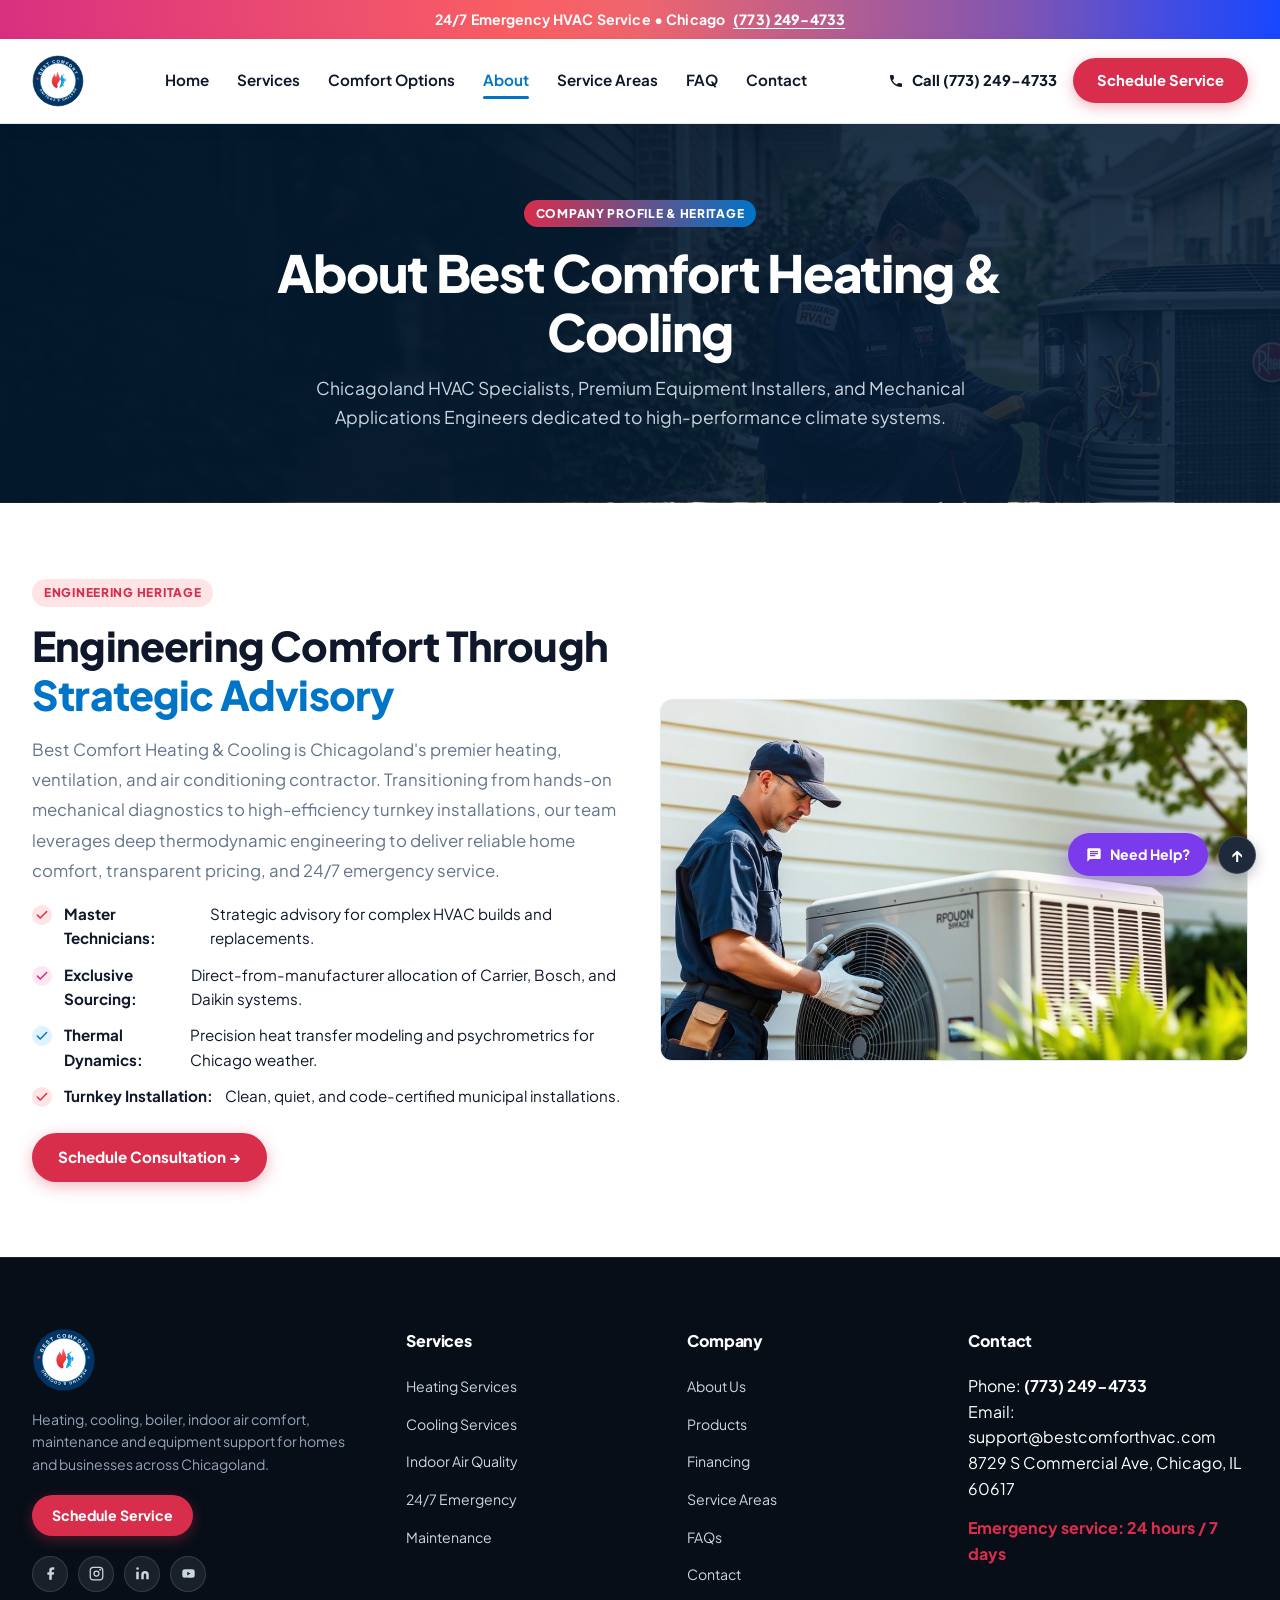
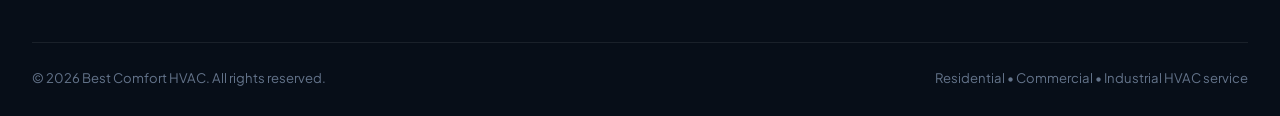
<file: about.html>
<!DOCTYPE html>
<html lang="en">
<head>
  <meta charset="UTF-8">
  <meta name="viewport" content="width=device-width, initial-scale=1.0">
  <title>About Best Comfort | Chicago Heating &amp; Air Conditioning Experts</title>
  <meta name="description" content="Learn about Best Comfort Heating &amp; Cooling - Chicago's trusted HVAC company providing 24/7 heating, cooling and emergency repair services.">
  <link rel="preconnect" href="https://fonts.googleapis.com">
  <link rel="preconnect" href="https://fonts.gstatic.com" crossorigin>
  <link href="https://fonts.googleapis.com/css2?family=Plus+Jakarta+Sans:wght@400;500;600;700;800;900&family=Alex+Brush&family=Great+Vibes&display=swap" rel="stylesheet">
  <link rel="stylesheet" href="css/style.css?v=10.18">
  <link rel="shortcut icon" href="images/best-comfort-logo.svg" type="image/svg+xml">
</head>
<body>

  <!-- =========================================================================
       1. TOP ANNOUNCEMENT / EMERGENCY BAR (Coral Red Banner)
       ========================================================================= -->
  <div class="bc-top-bar">
    <div class="container">
      <span class="bc-top-bar-content">
        24/7 Emergency HVAC Service &bull; Chicago <a href="tel:7732494733" class="bc-top-phone-link">(773) 249-4733</a>
      </span>
    </div>
  </div>

  <!-- =========================================================================
       2. HEADER / NAVIGATION (Crisp Pure White)
       ========================================================================= -->
  <header class="bc-header">
    <div class="container bc-header-container">
      
      <!-- Brand Logo -->
      <a href="index.html" class="bc-brand-logo" aria-label="Best Comfort Heating &amp; Cooling Home">
        <img src="images/best-comfort-logo.svg" alt="Best Comfort Heating &amp; Cooling Logo" width="52" height="52">
      </a>

      <!-- Desktop Nav Menu -->
      <nav class="bc-nav-menu">
        <a href="index.html" class="bc-nav-link">Home</a>
        <a href="services.html" class="bc-nav-link">Services</a>
        <a href="products.html" class="bc-nav-link">Comfort Options</a>
        <a href="about.html" class="bc-nav-link active">About</a>
        <a href="services.html#service-areas" class="bc-nav-link">Service Areas</a>
        <a href="about.html#faq" class="bc-nav-link">FAQ</a>
        <a href="contact.html" class="bc-nav-link">Contact</a>
      </nav>

      <!-- Header Actions -->
      <div class="bc-header-actions">
        <a href="tel:7732494733" class="bc-header-phone">
          <svg class="bc-header-phone-icon" viewBox="0 0 24 24"><path d="M6.62 10.79a15.05 15.05 0 006.59 6.59l2.2-2.2a1 1 0 011.02-.24c1.12.37 2.33.57 3.57.57a1 1 0 011 1V20a1 1 0 01-1 1A17 17 0 013 4a1 1 0 011-1h3.5a1 1 0 011 1c0 1.25.2 2.45.57 3.57a1 1 0 01-.24 1.02l-2.21 2.2z"/></svg>
          <span>Call (773) 249-4733</span>
        </a>
        <a href="contact.html" class="bc-btn-schedule">Schedule Service</a>
        <button class="bc-mobile-toggle" id="bcMobileToggle" aria-label="Toggle Navigation">
          <svg width="24" height="24" viewBox="0 0 24 24" fill="none" stroke="currentColor" stroke-width="2"><line x1="3" y1="12" x2="21" y2="12"></line><line x1="3" y1="6" x2="21" y2="6"></line><line x1="3" y1="18" x2="21" y2="18"></line></svg>
        </button>
      </div>

    </div>
  </header>

  <!-- Mobile Drawer Menu -->
  <div class="bc-mobile-drawer" id="bcMobileDrawer">
    <div class="bc-drawer-content">
      <div class="bc-drawer-header">
        <img src="images/best-comfort-logo.svg" alt="Best Comfort Heating &amp; Cooling" height="42">
        <button class="bc-drawer-close" id="bcMobileClose">&times;</button>
      </div>
      <div class="bc-drawer-links">
        <a href="index.html">Home</a>
        <a href="services.html">Services</a>
        <a href="products.html">Comfort Options</a>
        <a href="about.html" class="active">About</a>
        <a href="services.html#service-areas">Service Areas</a>
        <a href="about.html#faq">FAQ</a>
        <a href="contact.html">Contact</a>
      </div>
      <div style="margin-top:auto; display:flex; flex-direction:column; gap:12px;">
        <a href="tel:7732494733" class="bc-btn-outline" style="text-align:center;">Call (773) 249-4733</a>
        <a href="contact.html" class="bc-btn-schedule" style="text-align:center;">Schedule Service</a>
      </div>
    </div>
  </div>

  <!-- Subpage Hero -->
  <section class="subpage-hero">
    <div class="container">
      <span class="badge badge-gradient">Company Profile &amp; Heritage</span>
      <h1>About Best Comfort Heating &amp; Cooling</h1>
      <p>Chicagoland HVAC Specialists, Premium Equipment Installers, and Mechanical Applications Engineers dedicated to high-performance climate systems.</p>
    </div>
  </section>

  <!-- Bio & Philosophy -->
  <section class="section about-profile-section">
    <div class="container">
      <div class="grid-2" style="align-items: center; gap: 40px;">
        <div>
          <span class="badge badge-salmon">ENGINEERING HERITAGE</span>
          <h2>Engineering Comfort Through <span>Strategic Advisory</span></h2>
          <p style="color: var(--color-text-muted); font-size: 1.05rem; line-height: 1.8; margin: 15px 0;">
            Best Comfort Heating &amp; Cooling is Chicagoland's premier heating, ventilation, and air conditioning contractor. Transitioning from hands-on mechanical diagnostics to high-efficiency turnkey installations, our team leverages deep thermodynamic engineering to deliver reliable home comfort, transparent pricing, and 24/7 emergency service.
          </p>
          <ul class="emoji-bullet-list">
            <li><span class="bullet-emoji salmon"><svg class="svg-icon" style="width:14px;height:14px;"><use href="#icon-check"></use></svg></span> <strong>Master Technicians:</strong> Strategic advisory for complex HVAC builds and replacements.</li>
            <li><span class="bullet-emoji pink"><svg class="svg-icon" style="width:14px;height:14px;"><use href="#icon-check"></use></svg></span> <strong>Exclusive Sourcing:</strong> Direct-from-manufacturer allocation of Carrier, Bosch, and Daikin systems.</li>
            <li><span class="bullet-emoji blue"><svg class="svg-icon" style="width:14px;height:14px;"><use href="#icon-check"></use></svg></span> <strong>Thermal Dynamics:</strong> Precision heat transfer modeling and psychrometrics for Chicago weather.</li>
            <li><span class="bullet-emoji salmon"><svg class="svg-icon" style="width:14px;height:14px;"><use href="#icon-check"></use></svg></span> <strong>Turnkey Installation:</strong> Clean, quiet, and code-certified municipal installations.</li>
          </ul>
          <div style="margin-top: 25px;">
            <a href="contact.html" class="btn btn-primary">Schedule Consultation &rarr;</a>
          </div>
        </div>

        <div style="border-radius: 12px; overflow: hidden; border: 1px solid var(--color-border);">
          <img src="images/hvac-hero.jpg" alt="Best Comfort Heating &amp; Cooling Technicians" style="width: 100%; height: 360px; object-fit: cover;">
        </div>
      </div>
    </div>
  </section>

  <!-- =========================================================================
       FOOTER
       ========================================================================= -->
  <footer class="bc-footer">
    <div class="container">
      <div class="bc-footer-grid">
        
        <!-- Brand & Mission Column -->
        <div class="bc-footer-logo-wrap">
          <img src="images/best-comfort-logo.svg" alt="Best Comfort Heating &amp; Cooling Logo" width="64" height="64">
          <p class="bc-footer-desc">
            Heating, cooling, boiler, indoor air comfort, maintenance and equipment support for homes and businesses across Chicagoland.
          </p>
          <a href="contact.html" class="bc-btn-schedule" style="font-size:0.88rem; padding:9px 20px;">Schedule Service</a>
          
          <div class="bc-footer-socials">
            <a href="https://facebook.com" target="_blank" rel="noopener" class="bc-social-btn" aria-label="Facebook">
              <svg viewBox="0 0 24 24"><path d="M18 2h-3a5 5 0 00-5 5v3H7v4h3v8h4v-8h3l1-4h-4V7a1 1 0 011-1h3z"/></svg>
            </a>
            <a href="https://instagram.com" target="_blank" rel="noopener" class="bc-social-btn" aria-label="Instagram">
              <svg viewBox="0 0 24 24"><rect x="2" y="2" width="20" height="20" rx="5" ry="5" fill="none" stroke="currentColor" stroke-width="2"/><circle cx="12" cy="12" r="4" fill="none" stroke="currentColor" stroke-width="2"/><circle cx="18" cy="6" r="1.5"/></svg>
            </a>
            <a href="https://linkedin.com" target="_blank" rel="noopener" class="bc-social-btn" aria-label="LinkedIn">
              <svg viewBox="0 0 24 24"><path d="M16 8a6 6 0 016 6v7h-4v-7a2 2 0 00-2-2 2 2 0 00-2 2v7h-4v-7a6 6 0 016-6zM2 9h4v12H2z"/><circle cx="4" cy="4" r="2"/></svg>
            </a>
            <a href="https://youtube.com" target="_blank" rel="noopener" class="bc-social-btn" aria-label="YouTube">
              <svg viewBox="0 0 24 24"><path d="M21.58 7.19a2.5 2.5 0 00-1.76-1.77C18.26 5 12 5 12 5s-6.26 0-7.82.42A2.5 2.5 0 002.42 7.2 26.54 26.54 0 002 12a26.54 26.54 0 00.42 4.81 2.5 2.5 0 001.76 1.77C5.74 19 12 19 12 19s6.26 0 7.82-.42a2.5 2.5 0 001.76-1.77A26.54 26.54 0 0022 12a26.54 26.54 0 00-.42-4.81zM10 15V9l5.2 3L10 15z"/></svg>
            </a>
          </div>
        </div>

        <!-- Column 2: Services -->
        <div>
          <h4 class="bc-footer-heading">Services</h4>
          <ul class="bc-footer-links">
            <li><a href="services.html#heating">Heating Services</a></li>
            <li><a href="services.html#cooling">Cooling Services</a></li>
            <li><a href="services.html#indoor-air-quality">Indoor Air Quality</a></li>
            <li><a href="tel:7732494733">24/7 Emergency</a></li>
            <li><a href="services.html#maintenance">Maintenance</a></li>
          </ul>
        </div>

        <!-- Column 3: Company -->
        <div>
          <h4 class="bc-footer-heading">Company</h4>
          <ul class="bc-footer-links">
            <li><a href="about.html">About Us</a></li>
            <li><a href="products.html">Products</a></li>
            <li><a href="contact.html">Financing</a></li>
            <li><a href="services.html#service-areas">Service Areas</a></li>
            <li><a href="about.html#faq">FAQs</a></li>
            <li><a href="contact.html">Contact</a></li>
          </ul>
        </div>

        <!-- Column 4: Contact -->
        <div>
          <h4 class="bc-footer-heading">Contact</h4>
          <p class="bc-footer-contact-item">
            Phone: <a href="tel:7732494733"><strong>(773) 249-4733</strong></a>
          </p>
          <p class="bc-footer-contact-item">
            Email: <a href="mailto:support@bestcomforthvac.com">support@bestcomforthvac.com</a>
          </p>
          <p class="bc-footer-contact-item">
            8729 S Commercial Ave, Chicago, IL 60617
          </p>
          <p class="bc-footer-contact-item" style="color:var(--bc-coral); font-weight:750; margin-top:14px;">
            Emergency service: 24 hours / 7 days
          </p>
        </div>

      </div>

      <!-- Bottom Copyright Bar -->
      <div class="bc-footer-bottom">
        <div>&copy; 2026 Best Comfort HVAC. All rights reserved.</div>
        <div>Residential &bull; Commercial &bull; Industrial HVAC service</div>
      </div>
    </div>
  </footer>

  <!-- =========================================================================
       FLOATING WIDGETS (Need Help? & Scroll to Top)
       ========================================================================= -->
  <div class="bc-floating-widgets">
    <a href="tel:7732494733" class="bc-floating-help-btn" title="Need Help? Call (773) 249-4733">
      <svg width="16" height="16" viewBox="0 0 24 24" fill="currentColor"><path d="M20 2H4c-1.1 0-1.99.9-1.99 2L2 22l4-4h14c1.1 0 2-.9 2-2V4c0-1.1-.9-2-2-2zM6 9h12v2H6V9zm8 5H6v-2h8v2zm4-6H6V6h12v2z"/></svg>
      <span>Need Help?</span>
    </a>
    <button class="bc-scroll-top-btn" id="bcScrollTop" title="Scroll to top">&uarr;</button>
  </div>

  <script src="js/icons.js"></script>
  <script src="js/main.js"></script>
</body>
</html>
</file>
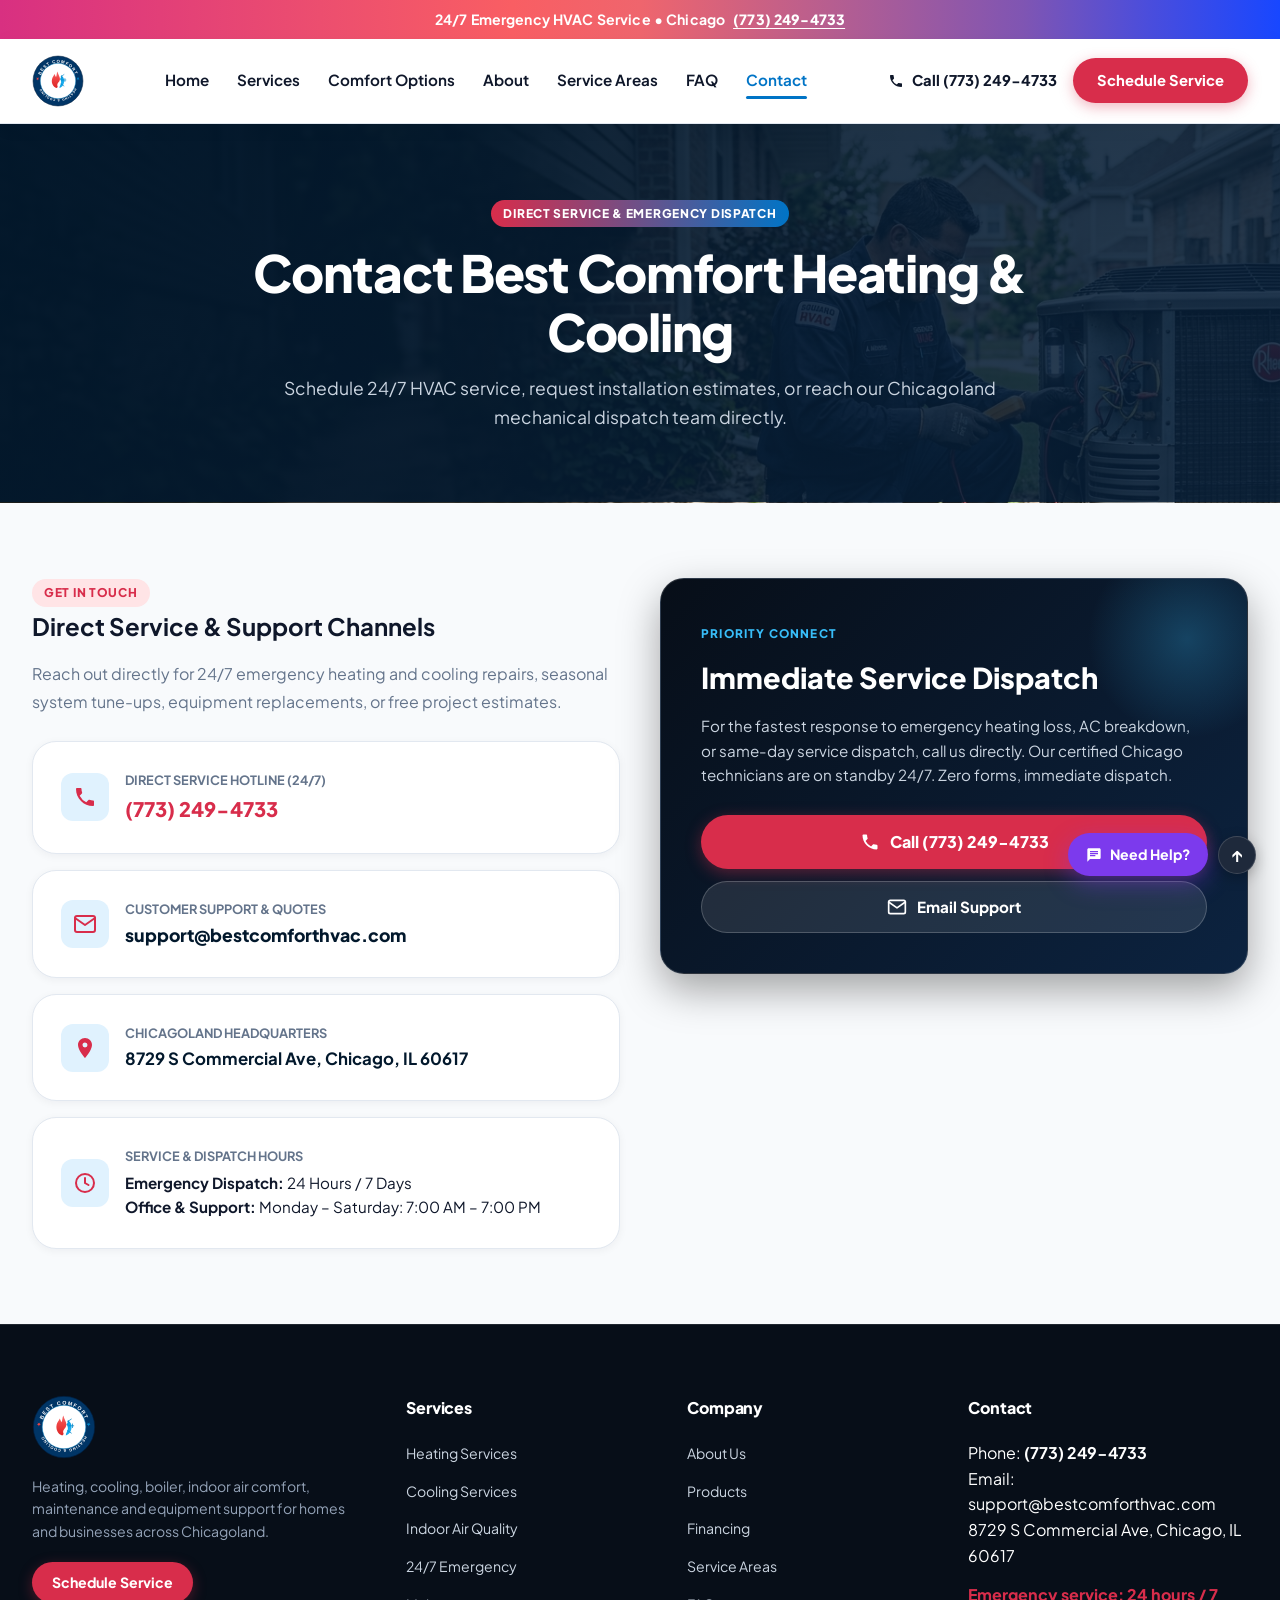
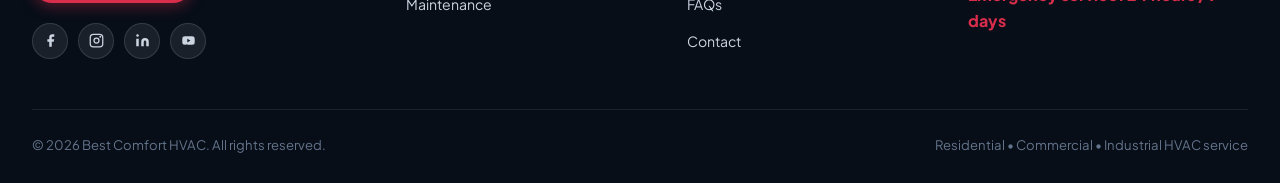
<file: contact.html>
<!DOCTYPE html>
<html lang="en">
<head>
  <meta charset="UTF-8">
  <meta name="viewport" content="width=device-width, initial-scale=1.0">
  <title>Contact &amp; Schedule Service | Best Comfort Heating &amp; Cooling</title>
  <meta name="description" content="Schedule HVAC repair, heating installation, or 24/7 emergency service with Best Comfort Heating &amp; Cooling in Chicago. Call (773) 249-4733.">
  <link rel="preconnect" href="https://fonts.googleapis.com">
  <link rel="preconnect" href="https://fonts.gstatic.com" crossorigin>
  <link href="https://fonts.googleapis.com/css2?family=Plus+Jakarta+Sans:wght@400;500;600;700;800;900&family=Alex+Brush&family=Great+Vibes&display=swap" rel="stylesheet">
  <link rel="stylesheet" href="css/style.css?v=10.18">
  <link rel="shortcut icon" href="images/best-comfort-logo.svg" type="image/svg+xml">
</head>
<body>

  <!-- =========================================================================
       1. TOP ANNOUNCEMENT / EMERGENCY BAR (Coral Red Banner)
       ========================================================================= -->
  <div class="bc-top-bar">
    <div class="container">
      <span class="bc-top-bar-content">
        24/7 Emergency HVAC Service &bull; Chicago <a href="tel:7732494733" class="bc-top-phone-link">(773) 249-4733</a>
      </span>
    </div>
  </div>

  <!-- =========================================================================
       2. HEADER / NAVIGATION (Crisp Pure White)
       ========================================================================= -->
  <header class="bc-header">
    <div class="container bc-header-container">
      
      <!-- Brand Logo -->
      <a href="index.html" class="bc-brand-logo" aria-label="Best Comfort Heating &amp; Cooling Home">
        <img src="images/best-comfort-logo.svg" alt="Best Comfort Heating &amp; Cooling Logo" width="52" height="52">
      </a>

      <!-- Desktop Nav Menu -->
      <nav class="bc-nav-menu">
        <a href="index.html" class="bc-nav-link">Home</a>
        <a href="services.html" class="bc-nav-link">Services</a>
        <a href="products.html" class="bc-nav-link">Comfort Options</a>
        <a href="about.html" class="bc-nav-link">About</a>
        <a href="services.html#service-areas" class="bc-nav-link">Service Areas</a>
        <a href="about.html#faq" class="bc-nav-link">FAQ</a>
        <a href="contact.html" class="bc-nav-link active">Contact</a>
      </nav>

      <!-- Header Actions -->
      <div class="bc-header-actions">
        <a href="tel:7732494733" class="bc-header-phone">
          <svg class="bc-header-phone-icon" viewBox="0 0 24 24"><path d="M6.62 10.79a15.05 15.05 0 006.59 6.59l2.2-2.2a1 1 0 011.02-.24c1.12.37 2.33.57 3.57.57a1 1 0 011 1V20a1 1 0 01-1 1A17 17 0 013 4a1 1 0 011-1h3.5a1 1 0 011 1c0 1.25.2 2.45.57 3.57a1 1 0 01-.24 1.02l-2.21 2.2z"/></svg>
          <span>Call (773) 249-4733</span>
        </a>
        <a href="contact.html" class="bc-btn-schedule">Schedule Service</a>
        <button class="bc-mobile-toggle" id="bcMobileToggle" aria-label="Toggle Navigation">
          <svg width="24" height="24" viewBox="0 0 24 24" fill="none" stroke="currentColor" stroke-width="2"><line x1="3" y1="12" x2="21" y2="12"></line><line x1="3" y1="6" x2="21" y2="6"></line><line x1="3" y1="18" x2="21" y2="18"></line></svg>
        </button>
      </div>

    </div>
  </header>

  <!-- Mobile Drawer Menu -->
  <div class="bc-mobile-drawer" id="bcMobileDrawer">
    <div class="bc-drawer-content">
      <div class="bc-drawer-header">
        <img src="images/best-comfort-logo.svg" alt="Best Comfort Heating &amp; Cooling" height="42">
        <button class="bc-drawer-close" id="bcMobileClose">&times;</button>
      </div>
      <div class="bc-drawer-links">
        <a href="index.html">Home</a>
        <a href="services.html">Services</a>
        <a href="products.html">Comfort Options</a>
        <a href="about.html">About</a>
        <a href="services.html#service-areas">Service Areas</a>
        <a href="about.html#faq">FAQ</a>
        <a href="contact.html" class="active">Contact</a>
      </div>
      <div style="margin-top:auto; display:flex; flex-direction:column; gap:12px;">
        <a href="tel:7732494733" class="bc-btn-outline" style="text-align:center;">Call (773) 249-4733</a>
        <a href="contact.html" class="bc-btn-schedule" style="text-align:center;">Schedule Service</a>
      </div>
    </div>
  </div>

  <!-- Subpage Hero -->
  <section class="subpage-hero">
    <div class="container">
      <span class="badge badge-gradient">Direct Service &amp; Emergency Dispatch</span>
      <h1>Contact Best Comfort Heating &amp; Cooling</h1>
      <p>Schedule 24/7 HVAC service, request installation estimates, or reach our Chicagoland mechanical dispatch team directly.</p>
    </div>
  </section>

  <!-- Contact Details & Form Section -->
  <section class="section contact-channels-section">
    <div class="container">
      <div class="grid-2" style="gap: 40px; align-items: start;">
        
        <!-- Practice Contact Info -->
        <div>
          <span class="badge badge-salmon">GET IN TOUCH</span>
          <h2>Direct Service &amp; Support <span>Channels</span></h2>
          <p style="color: var(--color-text-muted); margin: 15px 0 25px; line-height: 1.75;">
            Reach out directly for 24/7 emergency heating and cooling repairs, seasonal system tune-ups, equipment replacements, or free project estimates.
          </p>

          <div style="display: flex; flex-direction: column; gap: 16px;">
            <div class="stat-card" style="text-align: left; display: flex; align-items: center; gap: 16px;">
              <div class="card-icon-frame" style="width:48px;height:48px;min-width:48px;margin-bottom:0;border-radius:12px;"><svg class="svg-icon" style="width:24px;height:24px;color:var(--color-salmon);"><use href="#icon-phone"></use></svg></div>
              <div>
                <div style="font-size: 0.8rem; color: #64748b; text-transform: uppercase; font-weight: 700;">Direct Service Hotline (24/7)</div>
                <div style="font-size: 1.25rem; font-weight: 800; color: var(--color-salmon); margin-top: 2px;">
                  <a href="tel:7732494733">(773) 249-4733</a>
                </div>
              </div>
            </div>

            <div class="stat-card" style="text-align: left; display: flex; align-items: center; gap: 16px;">
              <div class="card-icon-frame" style="width:48px;height:48px;min-width:48px;margin-bottom:0;border-radius:12px;"><svg class="svg-icon" style="width:24px;height:24px;color:var(--color-salmon);"><use href="#icon-mail"></use></svg></div>
              <div>
                <div style="font-size: 0.8rem; color: #64748b; text-transform: uppercase; font-weight: 700;">Customer Support &amp; Quotes</div>
                <div style="font-size: 1.1rem; font-weight: 800; color: var(--color-blue-deep); margin-top: 2px;">
                  <a href="mailto:support@bestcomforthvac.com">support@bestcomforthvac.com</a>
                </div>
              </div>
            </div>

            <div class="stat-card" style="text-align: left; display: flex; align-items: center; gap: 16px;">
              <div class="card-icon-frame" style="width:48px;height:48px;min-width:48px;margin-bottom:0;border-radius:12px;"><svg class="svg-icon" style="width:24px;height:24px;color:var(--color-salmon);"><use href="#icon-map-pin"></use></svg></div>
              <div>
                <div style="font-size: 0.8rem; color: #64748b; text-transform: uppercase; font-weight: 700;">Chicagoland Headquarters</div>
                <div style="font-size: 1.05rem; font-weight: 700; color: var(--color-blue-deep); margin-top: 2px;">
                  8729 S Commercial Ave, Chicago, IL 60617
                </div>
              </div>
            </div>

            <div class="stat-card" style="text-align: left; display: flex; align-items: center; gap: 16px;">
              <div class="card-icon-frame" style="width:48px;height:48px;min-width:48px;margin-bottom:0;border-radius:12px;"><svg class="svg-icon" style="width:24px;height:24px;color:var(--color-salmon);"><use href="#icon-clock"></use></svg></div>
              <div>
                <div style="font-size: 0.8rem; color: #64748b; text-transform: uppercase; font-weight: 700;">Service &amp; Dispatch Hours</div>
                <div style="font-size: 0.95rem; color: var(--color-text-main); margin-top: 4px; line-height: 1.6;">
                  <strong>Emergency Dispatch:</strong> 24 Hours / 7 Days<br>
                  <strong>Office &amp; Support:</strong> Monday &ndash; Saturday: 7:00 AM &ndash; 7:00 PM
                </div>
              </div>
            </div>
          </div>
        </div>

        <!-- Consultation Direct Contact Card (High-Contrast Luxury Card) -->
        <div class="advisory-card">
          <!-- Ambient Glow Effect -->
          <div class="advisory-card-glow"></div>
          
          <div class="advisory-card-content">
            <span class="advisory-card-badge">Priority Connect</span>
            <h3 class="advisory-card-title">Immediate Service Dispatch</h3>
            <p class="advisory-card-desc">
              For the fastest response to emergency heating loss, AC breakdown, or same-day service dispatch, call us directly. Our certified Chicago technicians are on standby 24/7. Zero forms, immediate dispatch.
            </p>

            <a href="tel:7732494733" class="advisory-btn-call" aria-label="Call Best Comfort directly">
              <svg class="svg-icon" style="width:20px;height:20px;min-width:20px;max-width:20px;flex-shrink:0;"><use href="#icon-phone"></use></svg>
              <span>Call (773) 249-4733</span>
            </a>
            
            <a href="mailto:support@bestcomforthvac.com" class="advisory-btn-email" aria-label="Email Best Comfort Support">
              <svg class="svg-icon" style="width:20px;height:20px;min-width:20px;max-width:20px;flex-shrink:0;"><use href="#icon-mail"></use></svg>
              <span>Email Support</span>
            </a>
          </div>
        </div>
      </div>
    </div>
  </section>

  <!-- =========================================================================
       FOOTER
       ========================================================================= -->
  <footer class="bc-footer">
    <div class="container">
      <div class="bc-footer-grid">
        
        <!-- Brand & Mission Column -->
        <div class="bc-footer-logo-wrap">
          <img src="images/best-comfort-logo.svg" alt="Best Comfort Heating &amp; Cooling Logo" width="64" height="64">
          <p class="bc-footer-desc">
            Heating, cooling, boiler, indoor air comfort, maintenance and equipment support for homes and businesses across Chicagoland.
          </p>
          <a href="contact.html" class="bc-btn-schedule" style="font-size:0.88rem; padding:9px 20px;">Schedule Service</a>
          
          <div class="bc-footer-socials">
            <a href="https://facebook.com" target="_blank" rel="noopener" class="bc-social-btn" aria-label="Facebook">
              <svg viewBox="0 0 24 24"><path d="M18 2h-3a5 5 0 00-5 5v3H7v4h3v8h4v-8h3l1-4h-4V7a1 1 0 011-1h3z"/></svg>
            </a>
            <a href="https://instagram.com" target="_blank" rel="noopener" class="bc-social-btn" aria-label="Instagram">
              <svg viewBox="0 0 24 24"><rect x="2" y="2" width="20" height="20" rx="5" ry="5" fill="none" stroke="currentColor" stroke-width="2"/><circle cx="12" cy="12" r="4" fill="none" stroke="currentColor" stroke-width="2"/><circle cx="18" cy="6" r="1.5"/></svg>
            </a>
            <a href="https://linkedin.com" target="_blank" rel="noopener" class="bc-social-btn" aria-label="LinkedIn">
              <svg viewBox="0 0 24 24"><path d="M16 8a6 6 0 016 6v7h-4v-7a2 2 0 00-2-2 2 2 0 00-2 2v7h-4v-7a6 6 0 016-6zM2 9h4v12H2z"/><circle cx="4" cy="4" r="2"/></svg>
            </a>
            <a href="https://youtube.com" target="_blank" rel="noopener" class="bc-social-btn" aria-label="YouTube">
              <svg viewBox="0 0 24 24"><path d="M21.58 7.19a2.5 2.5 0 00-1.76-1.77C18.26 5 12 5 12 5s-6.26 0-7.82.42A2.5 2.5 0 002.42 7.2 26.54 26.54 0 002 12a26.54 26.54 0 00.42 4.81 2.5 2.5 0 001.76 1.77C5.74 19 12 19 12 19s6.26 0 7.82-.42a2.5 2.5 0 001.76-1.77A26.54 26.54 0 0022 12a26.54 26.54 0 00-.42-4.81zM10 15V9l5.2 3L10 15z"/></svg>
            </a>
          </div>
        </div>

        <!-- Column 2: Services -->
        <div>
          <h4 class="bc-footer-heading">Services</h4>
          <ul class="bc-footer-links">
            <li><a href="services.html#heating">Heating Services</a></li>
            <li><a href="services.html#cooling">Cooling Services</a></li>
            <li><a href="services.html#indoor-air-quality">Indoor Air Quality</a></li>
            <li><a href="tel:7732494733">24/7 Emergency</a></li>
            <li><a href="services.html#maintenance">Maintenance</a></li>
          </ul>
        </div>

        <!-- Column 3: Company -->
        <div>
          <h4 class="bc-footer-heading">Company</h4>
          <ul class="bc-footer-links">
            <li><a href="about.html">About Us</a></li>
            <li><a href="products.html">Products</a></li>
            <li><a href="contact.html">Financing</a></li>
            <li><a href="services.html#service-areas">Service Areas</a></li>
            <li><a href="about.html#faq">FAQs</a></li>
            <li><a href="contact.html">Contact</a></li>
          </ul>
        </div>

        <!-- Column 4: Contact -->
        <div>
          <h4 class="bc-footer-heading">Contact</h4>
          <p class="bc-footer-contact-item">
            Phone: <a href="tel:7732494733"><strong>(773) 249-4733</strong></a>
          </p>
          <p class="bc-footer-contact-item">
            Email: <a href="mailto:support@bestcomforthvac.com">support@bestcomforthvac.com</a>
          </p>
          <p class="bc-footer-contact-item">
            8729 S Commercial Ave, Chicago, IL 60617
          </p>
          <p class="bc-footer-contact-item" style="color:var(--bc-coral); font-weight:750; margin-top:14px;">
            Emergency service: 24 hours / 7 days
          </p>
        </div>

      </div>

      <!-- Bottom Copyright Bar -->
      <div class="bc-footer-bottom">
        <div>&copy; 2026 Best Comfort HVAC. All rights reserved.</div>
        <div>Residential &bull; Commercial &bull; Industrial HVAC service</div>
      </div>
    </div>
  </footer>

  <!-- =========================================================================
       FLOATING WIDGETS (Need Help? & Scroll to Top)
       ========================================================================= -->
  <div class="bc-floating-widgets">
    <a href="tel:7732494733" class="bc-floating-help-btn" title="Need Help? Call (773) 249-4733">
      <svg width="16" height="16" viewBox="0 0 24 24" fill="currentColor"><path d="M20 2H4c-1.1 0-1.99.9-1.99 2L2 22l4-4h14c1.1 0 2-.9 2-2V4c0-1.1-.9-2-2-2zM6 9h12v2H6V9zm8 5H6v-2h8v2zm4-6H6V6h12v2z"/></svg>
      <span>Need Help?</span>
    </a>
    <button class="bc-scroll-top-btn" id="bcScrollTop" title="Scroll to top">&uarr;</button>
  </div>

  <script src="js/icons.js"></script>
  <script src="js/main.js"></script>
</body>
</html>
</file>
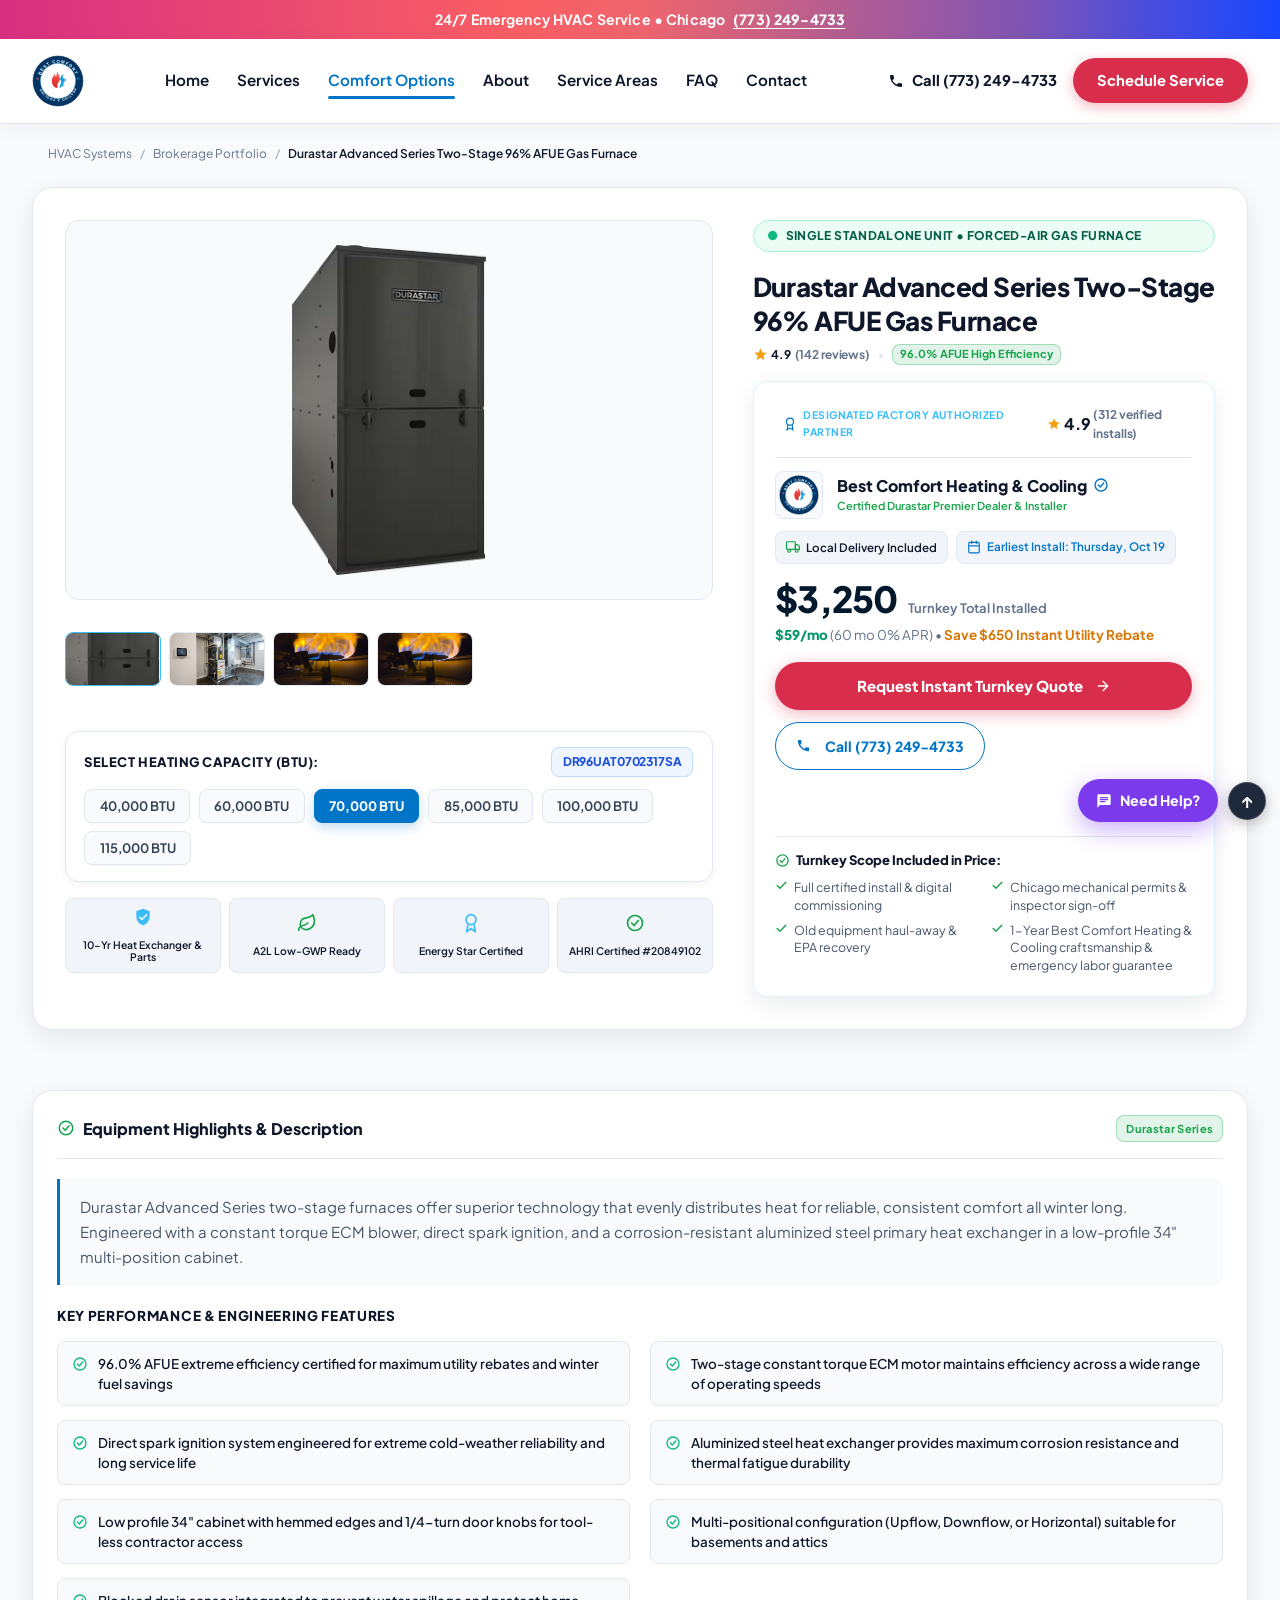
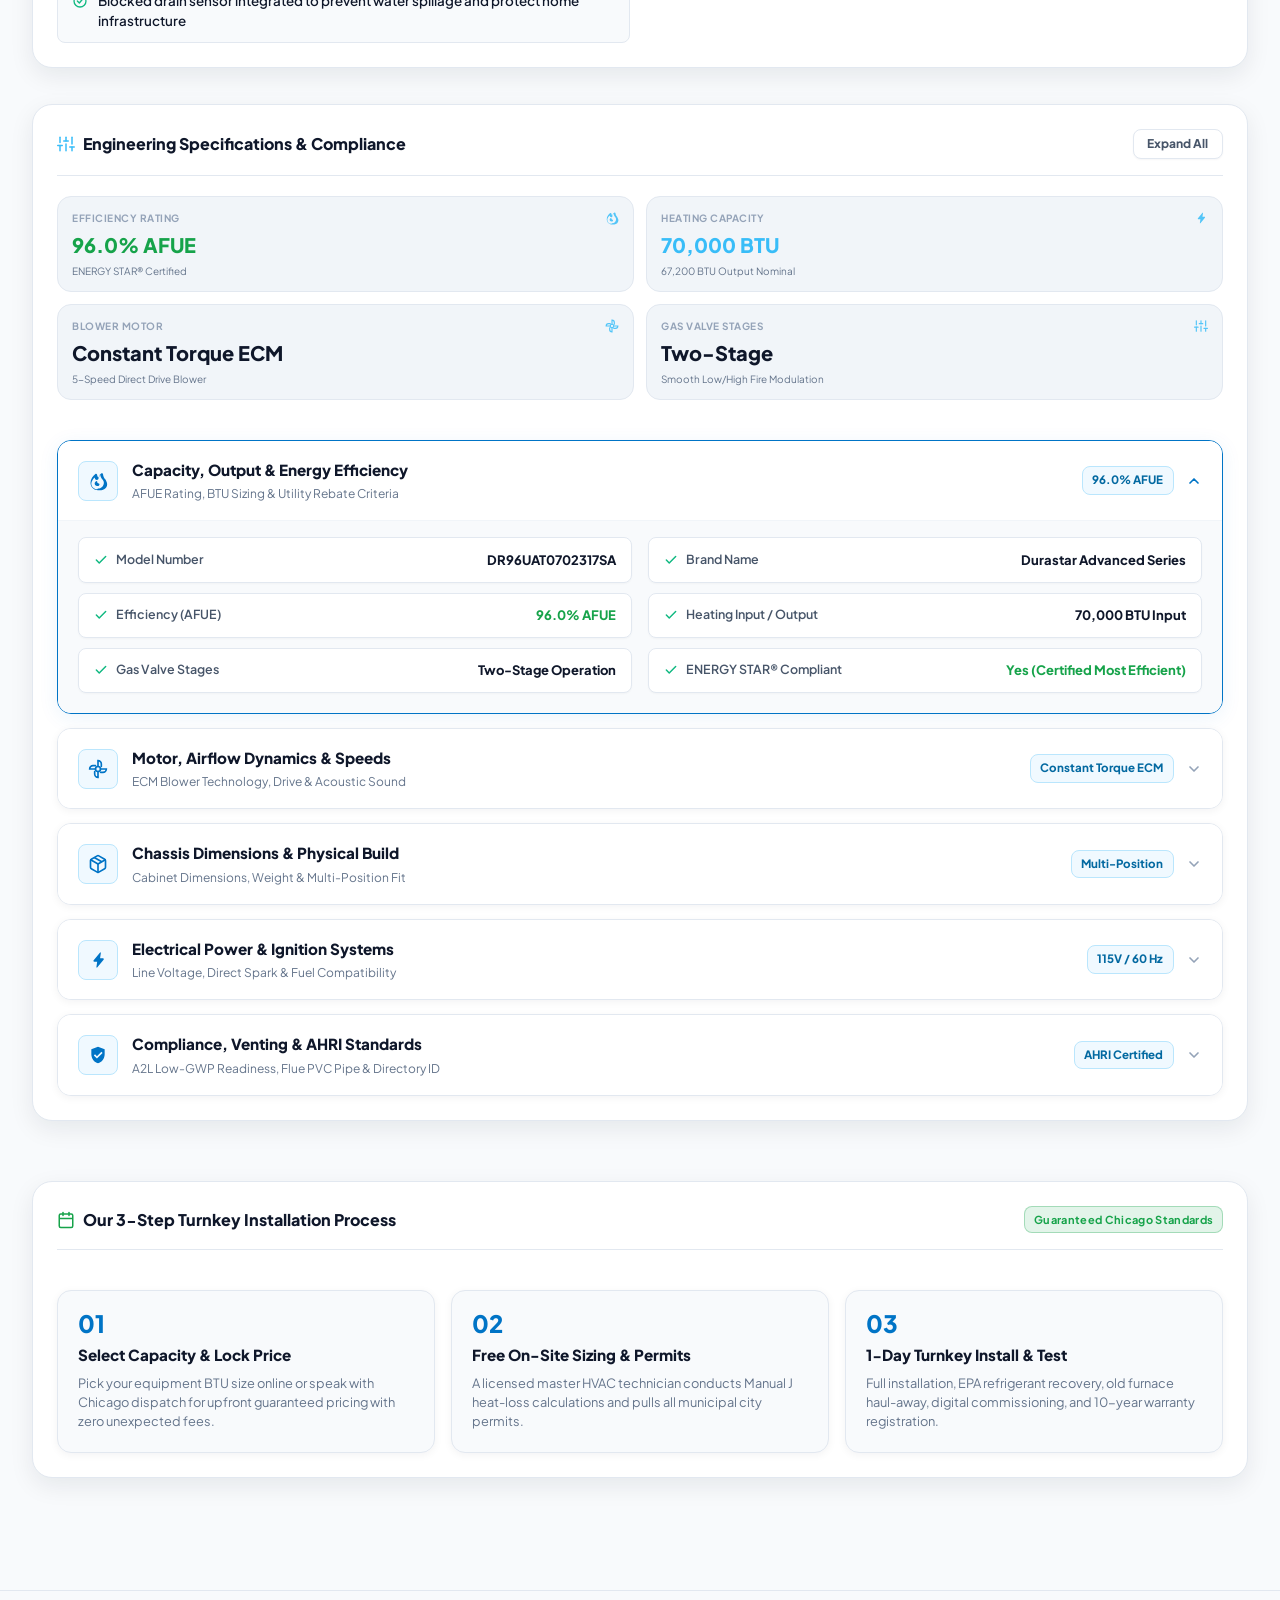
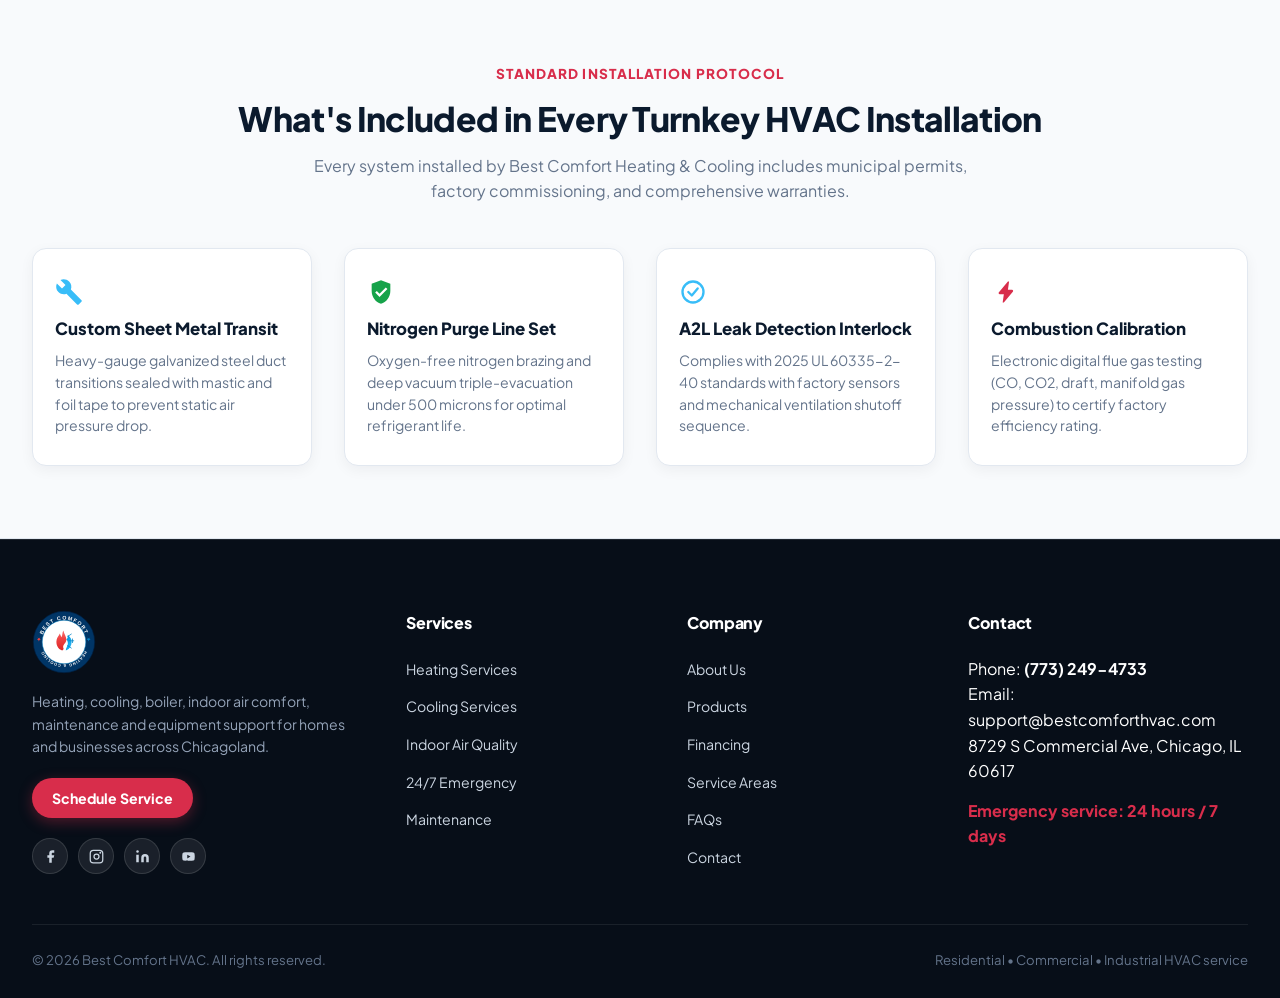
<file: product-detail.html>
<!DOCTYPE html>
<html lang="en">
<head>
  <meta charset="UTF-8">
  <meta name="viewport" content="width=device-width, initial-scale=1.0">
  <title>Equipment Detail &amp; Specifications | Best Comfort Heating &amp; Cooling</title>
  <meta name="description" content="Detailed equipment specifications, installation criteria, and efficiency ratings for HVAC systems serviced by Best Comfort Chicago.">
  <link rel="preconnect" href="https://fonts.googleapis.com">
  <link rel="preconnect" href="https://fonts.gstatic.com" crossorigin>
  <link href="https://fonts.googleapis.com/css2?family=Plus+Jakarta+Sans:wght@400;500;600;700;800;900&family=Alex+Brush&family=Great+Vibes&display=swap" rel="stylesheet">
  <link rel="stylesheet" href="css/style.css?v=10.31">
  <link rel="stylesheet" href="css/product-detail.css?v=10.31">
  <link rel="shortcut icon" href="images/best-comfort-logo.svg" type="image/svg+xml">
</head>
<body class="pdp-page">

  <!-- =========================================================================
       1. TOP ANNOUNCEMENT / EMERGENCY BAR (Coral Red Banner)
       ========================================================================= -->
  <div class="bc-top-bar">
    <div class="container">
      <span class="bc-top-bar-content">
        24/7 Emergency HVAC Service &bull; Chicago <a href="tel:7732494733" class="bc-top-phone-link">(773) 249-4733</a>
      </span>
    </div>
  </div>

  <!-- =========================================================================
       2. HEADER / NAVIGATION (Crisp Pure White)
       ========================================================================= -->
  <header class="bc-header">
    <div class="container bc-header-container">
      
      <!-- Brand Logo -->
      <a href="index.html" class="bc-brand-logo" aria-label="Best Comfort Heating &amp; Cooling Home">
        <img src="images/best-comfort-logo.svg" alt="Best Comfort Heating &amp; Cooling Logo" width="52" height="52">
      </a>

      <!-- Desktop Nav Menu -->
      <nav class="bc-nav-menu">
        <a href="index.html" class="bc-nav-link">Home</a>
        <a href="services.html" class="bc-nav-link">Services</a>
        <a href="products.html" class="bc-nav-link active">Comfort Options</a>
        <a href="about.html" class="bc-nav-link">About</a>
        <a href="services.html#service-areas" class="bc-nav-link">Service Areas</a>
        <a href="about.html#faq" class="bc-nav-link">FAQ</a>
        <a href="contact.html" class="bc-nav-link">Contact</a>
      </nav>

      <!-- Header Actions -->
      <div class="bc-header-actions">
        <a href="tel:7732494733" class="bc-header-phone">
          <svg class="bc-header-phone-icon" viewBox="0 0 24 24"><path d="M6.62 10.79a15.05 15.05 0 006.59 6.59l2.2-2.2a1 1 0 011.02-.24c1.12.37 2.33.57 3.57.57a1 1 0 011 1V20a1 1 0 01-1 1A17 17 0 013 4a1 1 0 011-1h3.5a1 1 0 011 1c0 1.25.2 2.45.57 3.57a1 1 0 01-.24 1.02l-2.21 2.2z"/></svg>
          <span>Call (773) 249-4733</span>
        </a>
        <a href="contact.html" class="bc-btn-schedule">Schedule Service</a>
        <button class="bc-mobile-toggle" id="bcMobileToggle" aria-label="Toggle Navigation">
          <svg width="24" height="24" viewBox="0 0 24 24" fill="none" stroke="currentColor" stroke-width="2"><line x1="3" y1="12" x2="21" y2="12"></line><line x1="3" y1="6" x2="21" y2="6"></line><line x1="3" y1="18" x2="21" y2="18"></line></svg>
        </button>
      </div>

    </div>
  </header>

  <!-- Mobile Drawer Menu -->
  <div class="bc-mobile-drawer" id="bcMobileDrawer">
    <div class="bc-drawer-content">
      <div class="bc-drawer-header">
        <img src="images/best-comfort-logo.svg" alt="Best Comfort Heating &amp; Cooling" height="42">
        <button class="bc-drawer-close" id="bcMobileClose">&times;</button>
      </div>
      <div class="bc-drawer-links">
        <a href="index.html">Home</a>
        <a href="services.html">Services</a>
        <a href="products.html" class="active">Comfort Options</a>
        <a href="about.html">About</a>
        <a href="services.html#service-areas">Service Areas</a>
        <a href="about.html#faq">FAQ</a>
        <a href="contact.html">Contact</a>
      </div>
      <div style="margin-top:auto; display:flex; flex-direction:column; gap:12px;">
        <a href="tel:7732494733" class="bc-btn-outline" style="text-align:center;">Call (773) 249-4733</a>
        <a href="contact.html" class="bc-btn-schedule" style="text-align:center;">Schedule Service</a>
      </div>
    </div>
  </div>

  <!-- Breadcrumbs -->
  <section class="container" style="padding-top: 0.5rem;">
    <div class="pdp-breadcrumbs">
      <a href="index.html">HVAC Systems</a>
      <span>/</span>
      <a href="products.html">Brokerage Portfolio</a>
      <span>/</span>
      <span id="pdpBreadcrumbCurrent" style="color: var(--text-white); font-weight: 600;">Equipment Detail</span>
    </div>
  </section>

  <!-- Main PDP Layout -->
  <main class="pdp-main-container container">
    <div class="pdp-layout-grid">

      <!-- Left Column: Gallery + Hardware Matrix + Specs -->
      <div class="pdp-left-col">

        <!-- Hero Section: 2 Columns on Desktop (Left: Media Gallery, Right: Product Details & CTA) -->
        <section class="pdp-card pdp-hero-card pdp-hero-two-col" aria-label="Equipment Media Gallery and Purchasing">

          <!-- Left Column: Media Gallery & Trust Badges -->
          <div class="pdp-hero-media-col">
            <div class="pdp-gallery-frame">
              <img id="pdpMainImg" src="images/boiler-img-1.jpg"
                onerror="this.src='https://images.unsplash.com/photo-1581092160607-ee22621dd758?auto=format&fit=crop&w=800&q=80'"
                alt="HVAC Equipment" class="pdp-gallery-main-img">
            </div>

            <!-- Thumbnail Strip -->
            <div class="pdp-thumbnails-strip" role="tablist" aria-label="Media thumbnails">
              <button type="button" class="pdp-thumb-btn active" data-img="images/boiler-img-1.jpg" aria-label="View main image">
                <img src="images/boiler-img-1.jpg"
                  onerror="this.src='https://images.unsplash.com/photo-1581092160607-ee22621dd758?auto=format&fit=crop&w=200&q=80'"
                  alt="Main Thumbnail">
              </button>
              <button type="button" class="pdp-thumb-btn" data-img="images/boiler-img-2.jpg" aria-label="View image 2">
                <img src="images/boiler-img-2.jpg"
                  onerror="this.src='https://images.unsplash.com/photo-1621905251189-08b45d6a269e?auto=format&fit=crop&w=200&q=80'"
                  alt="Thumbnail 2">
              </button>
              <button type="button" class="pdp-thumb-btn" data-img="images/boiler-img-3.jpg" aria-label="View image 3">
                <img src="images/boiler-img-3.jpg"
                  onerror="this.src='https://images.unsplash.com/photo-1585338107529-13afc5f02586?auto=format&fit=crop&w=200&q=80'"
                  alt="Thumbnail 3">
              </button>
              <button type="button" class="pdp-thumb-btn" data-img="images/boiler-img-4.jpg" aria-label="View image 4">
                <img src="images/boiler-img-4.jpg"
                  onerror="this.src='https://images.unsplash.com/photo-1504384308090-c894fdcc538d?auto=format&fit=crop&w=200&q=80'"
                  alt="Thumbnail 4">
              </button>
              <button type="button" class="pdp-thumb-btn" data-img="images/boiler-img-5.jpg" aria-label="View image 5">
                <img src="images/boiler-img-5.jpg"
                  onerror="this.src='https://images.unsplash.com/photo-1545259741-2ea3ebf61fa3?auto=format&fit=crop&w=200&q=80'"
                  alt="Thumbnail 5">
              </button>
            </div>

            <!-- Model Sizing Selector (BTU / Capacity Options) -->
            <div class="pdp-capacity-selector-block" id="pdpCapacityBlock">
              <div class="pdp-capacity-label-row">
                <span class="pdp-capacity-label">Select Heating Capacity (BTU):</span>
                <span id="pdpSelectedModelBadge" class="pdp-mono pdp-selected-model">DR96UAT0702317SA</span>
              </div>
              <div class="pdp-capacity-buttons-row" id="pdpCapacityButtons">
                <!-- Injected by JS -->
              </div>
            </div>

            <!-- Trust Badges Grid -->
            <div class="pdp-trust-badges-grid">
              <div class="pdp-trust-badge-item">
                <svg class="svg-icon" style="color:var(--bc-blue, #0074c6);width:20px;height:20px;" aria-hidden="true"><use href="#icon-shield"></use></svg>
                <span class="pdp-trust-badge-label">10-Yr Parts Warranty</span>
              </div>
              <div class="pdp-trust-badge-item">
                <svg class="svg-icon" style="color:var(--green);width:20px;height:20px;" aria-hidden="true"><use href="#icon-leaf"></use></svg>
                <span class="pdp-trust-badge-label">A2L Low-GWP Ready</span>
              </div>
              <div class="pdp-trust-badge-item">
                <svg class="svg-icon" style="color:var(--bc-blue, #0074c6);width:20px;height:20px;" aria-hidden="true"><use href="#icon-award"></use></svg>
                <span class="pdp-trust-badge-label">Energy Star Certified</span>
              </div>
              <div class="pdp-trust-badge-item">
                <svg class="svg-icon" style="color:var(--green);width:20px;height:20px;" aria-hidden="true"><use href="#icon-check-circle"></use></svg>
                <span class="pdp-trust-badge-label">AHRI Certified</span>
              </div>
            </div>
          </div>

          <!-- Right Column: Equipment Identity & Hero Action Box -->
          <div class="pdp-hero-info-col">
            <div class="pdp-identity-block">
              <div class="pdp-unit-type-pill" id="pdpUnitTypePill">Single Standalone Unit &bull; Forced-Air Gas Furnace</div>
              <h1 id="pdpProductTitle" class="pdp-product-title">
                Loading Equipment Specifications...
              </h1>
              <div class="pdp-rating-strip">
                <div class="pdp-rating-stars">
                  <svg class="svg-icon" style="color:var(--yellow);width:15px;height:15px;" aria-hidden="true"><use href="#icon-star"></use></svg>
                  <span id="pdpRatingVal" style="margin-left: 3px; color: var(--bc-text-dark, #0f172a); font-weight: 700;">4.9</span>
                  <span id="pdpReviewsCount" class="pdp-mono" style="color: var(--bc-text-muted, #64748b); margin-left: 4px; font-size: 0.75rem;">(287 reviews)</span>
                </div>
                <span style="color: var(--line);">&bull;</span>
                <span id="pdpEfficiencyTag" class="pdp-efficiency-tag">Certified High Efficiency</span>
              </div>
            </div>

            <!-- Hero Pricing, Fulfillment Partner & Turnkey Buying Box -->
            <div class="pdp-hero-action-box" id="pdpHeroActionBox">

              <!-- Partner Header Row -->
              <div class="pdp-box-partner-header">
                <div class="pdp-partner-banner">
                  <svg class="svg-icon" style="width:14px;height:14px;color:var(--bc-blue, #0074c6);" aria-hidden="true"><use href="#icon-award"></use></svg>
                  <span>Designated Factory Authorized Partner</span>
                </div>
                <div class="pdp-rating-stars">
                  <svg class="svg-icon" style="color:var(--yellow);width:14px;height:14px;" aria-hidden="true"><use href="#icon-star"></use></svg>
                  <span style="font-weight:750; color:var(--bc-text-dark, #0f172a); margin-left:3px;">4.9</span>
                  <span class="pdp-mono" style="font-size:0.75rem; color:var(--bc-text-muted, #64748b); margin-left:2px;">(312 verified installs)</span>
                </div>
              </div>

              <!-- Dealer Info & Quick Fulfillment status -->
              <div class="pdp-dealer-profile pdp-box-dealer-profile">
                <div class="pdp-dealer-logo-box">
                  <img src="images/best-comfort-logo.svg" alt="Best Comfort Heating &amp; Cooling Logo">
                </div>
                <div class="pdp-dealer-info">
                  <div class="pdp-dealer-name">
                    <span>Best Comfort Heating &amp; Cooling</span>
                    <svg class="svg-icon" style="color:var(--bc-blue, #0074c6);width:16px;height:16px;" aria-hidden="true"><use href="#icon-check-circle"></use></svg>
                  </div>
                  <span class="pdp-dealer-badge-sub">Premier Factory Authorized Carrier &amp; Durastar Dealer</span>
                </div>
              </div>

              <!-- Fulfillment Chips -->
              <div class="pdp-fulfillment-chips pdp-box-fulfillment-chips">
                <button type="button" id="pdpDeliveryPill" class="pdp-status-pill" title="Click to toggle pickup vs delivery">
                  <svg class="svg-icon" style="width:14px;height:14px;color:var(--green);" aria-hidden="true"><use href="#icon-truck"></use></svg>
                  <span>Local Delivery Included</span>
                </button>
                <div class="pdp-status-pill" style="cursor:default; color:var(--bc-blue, #0074c6);">
                  <svg class="svg-icon" style="width:14px;height:14px;" aria-hidden="true"><use href="#icon-calendar"></use></svg>
                  <span>Earliest Install: Thursday, Oct 19</span>
                </div>
              </div>

              <!-- Pricing Row -->
              <div class="pdp-hero-pricing">
                <div class="pdp-hero-price-main">
                  <span id="pdpHeroPrice">$3,250</span>
                  <span class="pdp-hero-price-sub">Turnkey Total Installed</span>
                </div>
                <div class="pdp-hero-price-secondary">
                  <span id="pdpHeroFinance">$59/mo</span> (60 mo 0% APR) &bull; <span class="pdp-hero-rebate-text" id="pdpHeroRebate">Save $650 Instant Utility Rebate</span>
                </div>
              </div>

              <!-- CTA Buttons Row -->
              <div class="pdp-hero-buttons-row">
                <button type="button" class="btn btn-primary pdp-hero-primary-cta" id="pdpHeroCtaBtn">
                  <span>Request Instant Turnkey Quote</span>
                  <svg class="svg-icon" style="width:16px;height:16px;margin-left:4px;"><use href="#icon-arrow-right"></use></svg>
                </button>
                <a href="tel:7732494733" class="btn btn-outline pdp-hero-phone-cta">
                  <svg class="svg-icon" style="width:15px;height:15px;margin-right:6px;"><use href="#icon-phone"></use></svg>
                  <span>Call (773) 249-4733</span>
                </a>
              </div>

              <!-- Turnkey Scope of Work Included in Price -->
              <div class="pdp-hero-scope-section">
                <div class="pdp-hero-scope-title">
                  <svg class="svg-icon" style="width:15px;height:15px;color:var(--green);" aria-hidden="true"><use href="#icon-check-circle"></use></svg>
                  <span>Turnkey Scope Included in Price:</span>
                </div>
                <ul class="pdp-hero-scope-list">
                  <li>
                    <svg class="svg-icon" style="width:13px;height:13px;color:var(--green);flex-shrink:0;" aria-hidden="true"><use href="#icon-check"></use></svg>
                    <span>Full certified install &amp; digital commissioning</span>
                  </li>
                  <li>
                    <svg class="svg-icon" style="width:13px;height:13px;color:var(--green);flex-shrink:0;" aria-hidden="true"><use href="#icon-check"></use></svg>
                    <span>Chicago mechanical permits &amp; inspector sign-off</span>
                  </li>
                  <li>
                    <svg class="svg-icon" style="width:13px;height:13px;color:var(--green);flex-shrink:0;" aria-hidden="true"><use href="#icon-check"></use></svg>
                    <span>Old equipment haul-away &amp; EPA recovery</span>
                  </li>
                  <li>
                    <svg class="svg-icon" style="width:13px;height:13px;color:var(--green);flex-shrink:0;" aria-hidden="true"><use href="#icon-check"></use></svg>
                    <span id="pdpScopeGuarantee">1-Yr labor guarantee &amp; 10-Yr warranty registration</span>
                  </li>
                </ul>
              </div>

            </div>
          </div>
        </section>

        <!-- Product Overview & Key Features Card (Modeled after Durastar Specs & Features) -->
        <section class="pdp-card pdp-features-card" aria-label="Product Features and Overview">
          <div class="pdp-card-header">
            <div class="pdp-card-title">
              <svg class="svg-icon" style="color:var(--green);width:18px;height:18px;" aria-hidden="true"><use href="#icon-check-circle"></use></svg>
              <span>Equipment Highlights &amp; Description</span>
            </div>
            <span class="pdp-chip-badge pdp-chip-teal" id="pdpModelBadge">Factory Specifications</span>
          </div>

          <div class="pdp-overview-box">
            <p id="pdpProductDesc" class="pdp-product-overview-text">Loading equipment description...</p>
          </div>

          <div class="pdp-features-section">
            <h3 class="pdp-features-subheading">Key Performance &amp; Engineering Features</h3>
            <ul id="pdpFeaturesList" class="pdp-features-grid-list">
              <!-- Dynamically populated by JS -->
            </ul>
          </div>
        </section>

        <!-- System Hardware Matrix -->
        <section class="pdp-card" id="pdpHardwareMatrixCard" aria-label="System Hardware Matrix">
          <div class="pdp-card-header">
            <div class="pdp-card-title">
              <svg class="svg-icon" style="color:var(--cyan);width:18px;height:18px;" aria-hidden="true"><use href="#icon-cpu"></use></svg>
              <span>System Hardware Matrix</span>
            </div>
            <span class="pdp-chip-badge pdp-chip-teal">Factory Engineered</span>
          </div>

          <div class="pdp-matrix-stack">

            <!-- Boiler/Furnace Row -->
            <div class="pdp-matrix-item" id="pdpRowFurnace">
              <div class="pdp-matrix-left">
                <div class="pdp-unit-avatar pdp-avatar-furnace" title="Boiler (B)">
                  <svg class="svg-icon" style="width:16px;height:16px;color:var(--coral);" aria-hidden="true"><use href="#icon-fire"></use></svg>
                </div>
                <div class="pdp-unit-meta">
                  <div class="pdp-unit-header">
                    <span class="pdp-unit-model" id="pdpHwModelBoiler">Loading...</span>
                    <span class="pdp-unit-name">Boiler</span>
                  </div>
                  <p class="pdp-unit-desc" id="pdpHwDescBoiler">Loading specifications...</p>
                </div>
              </div>
              <span class="pdp-matrix-badge pdp-chip-teal" id="pdpHwBadgeBoiler">&mdash;</span>
            </div>

            <!-- Flue/Venting Row -->
            <div class="pdp-matrix-item" id="pdpRowCoil">
              <div class="pdp-matrix-left">
                <div class="pdp-unit-avatar pdp-avatar-coil" title="Venting (V)">
                  <svg class="svg-icon" style="width:16px;height:16px;color:var(--cyan);" aria-hidden="true"><use href="#icon-wind"></use></svg>
                </div>
                <div class="pdp-unit-meta">
                  <div class="pdp-unit-header">
                    <span class="pdp-unit-model" id="pdpHwModelFlue">Loading...</span>
                    <span class="pdp-unit-name">Flue / Venting</span>
                  </div>
                  <p class="pdp-unit-desc" id="pdpHwDescFlue">Loading specifications...</p>
                </div>
              </div>
              <span class="pdp-matrix-badge pdp-chip-cyan" id="pdpHwBadgeFlue">&mdash;</span>
            </div>

            <!-- Pump Row -->
            <div class="pdp-matrix-item" id="pdpRowCondenser">
              <div class="pdp-matrix-left">
                <div class="pdp-unit-avatar pdp-avatar-condenser" title="Circulator (P)">
                  <svg class="svg-icon" style="width:16px;height:16px;color:var(--cyan);" aria-hidden="true"><use href="#icon-sliders"></use></svg>
                </div>
                <div class="pdp-unit-meta">
                  <div class="pdp-unit-header">
                    <span class="pdp-unit-model" id="pdpHwModelPump">Loading...</span>
                    <span class="pdp-unit-name">Circulator Pump</span>
                  </div>
                  <p class="pdp-unit-desc" id="pdpHwDescPump">Loading specifications...</p>
                </div>
              </div>
              <span class="pdp-matrix-badge pdp-chip-cyan" id="pdpHwBadgePump">&mdash;</span>
            </div>

            <!-- Gateway/Optional Row (hidden by default) -->
            <div class="pdp-matrix-item" id="pdpRowWaterHeater" style="display: none;">
              <div class="pdp-matrix-left">
                <div class="pdp-unit-avatar pdp-avatar-water" title="BMS Gateway (G)">
                  <svg class="svg-icon" style="width:16px;height:16px;color:var(--green);" aria-hidden="true"><use href="#icon-wifi"></use></svg>
                </div>
                <div class="pdp-unit-meta">
                  <div class="pdp-unit-header">
                    <span class="pdp-unit-model" id="pdpHwModelGateway">BMS Gateway</span>
                    <span class="pdp-unit-name">BACnet / Modbus</span>
                  </div>
                  <p class="pdp-unit-desc" id="pdpHwDescGateway">Optional BMS interface board for building automation systems.</p>
                </div>
              </div>
              <span class="pdp-matrix-badge pdp-chip-teal" id="pdpHwBadgeGateway">Optional</span>
            </div>
          </div>

          <!-- Addon Buttons -->
          <div class="pdp-addons-row">
            <button type="button" id="pdpBtnAddWaterHeater" class="pdp-addon-btn">
              <div class="pdp-addon-left">
                <svg class="svg-icon" style="width:16px;height:16px;color:var(--cyan);"><use href="#icon-wifi"></use></svg>
                <span>+ BMS Gateway</span>
              </div>
              <svg class="svg-icon" style="width:14px;height:14px;color:var(--text-muted);"><use href="#icon-sparkles"></use></svg>
            </button>

            <button type="button" id="pdpBtnAddBoiler" class="pdp-addon-btn" title="Contact Best Comfort for cascading boiler configurations">
              <div class="pdp-addon-left">
                <svg class="svg-icon" style="width:16px;height:16px;color:var(--coral);"><use href="#icon-fire"></use></svg>
                <span>+ Cascade Array</span>
              </div>
              <svg class="svg-icon" style="width:14px;height:14px;color:var(--coral);"><use href="#icon-alert"></use></svg>
            </button>
          </div>
        </section>

        <!-- Interactive Technical Specifications with Parent-Child Accordion -->
        <section class="pdp-card" aria-label="Interactive Technical Specifications">
          <div class="pdp-card-header">
            <div class="pdp-card-title">
              <svg class="svg-icon" style="color:var(--cyan);width:18px;height:18px;" aria-hidden="true"><use href="#icon-sliders"></use></svg>
              <span>Engineering Specifications &amp; Compliance</span>
            </div>
            <div style="display:flex; align-items:center; gap:8px;">
              <button type="button" class="pdp-accordion-toggle-all-btn" id="pdpToggleAllAccordions">Expand All</button>
            </div>
          </div>

          <!-- Spec Tabs Scroller (for bundles only) -->
          <div class="pdp-tabs-scroller" role="tablist" aria-label="Component specifications" id="pdpSpecTabsScroller">
            <!-- Tabs injected by JS based on componentSpecs keys -->
          </div>

          <!-- 2x2 Bento Tiles -->
          <div id="pdpBentoGrid" class="pdp-bento-grid">
            <!-- Filled by JS -->
          </div>

          <!-- Parent-Child Accordion Menu Container -->
          <div id="pdpParentChildAccordion" class="pdp-parent-child-accordion">
            <!-- Dynamically populated with grouped Parent categories and Child spec rows -->
          </div>
        </section>

        <!-- 3-Step Turnkey Installation Process & Flow Card -->
        <section class="pdp-card pdp-process-card" aria-label="Turnkey Installation Process">
          <div class="pdp-card-header">
            <div class="pdp-card-title">
              <svg class="svg-icon" style="color:var(--green);width:18px;height:18px;" aria-hidden="true"><use href="#icon-calendar"></use></svg>
              <span>Our 3-Step Turnkey Installation Process</span>
            </div>
            <span class="pdp-chip-badge pdp-chip-teal">Guaranteed Chicago Standards</span>
          </div>

          <div class="pdp-process-steps-grid">
            <div class="pdp-step-card">
              <div class="pdp-step-number">01</div>
              <h4 class="pdp-step-title">Select Capacity &amp; Lock Price</h4>
              <p class="pdp-step-desc">Pick your equipment BTU size online or speak with Chicago dispatch for upfront guaranteed pricing with zero unexpected fees.</p>
            </div>
            <div class="pdp-step-card">
              <div class="pdp-step-number">02</div>
              <h4 class="pdp-step-title">Free On-Site Sizing &amp; Permits</h4>
              <p class="pdp-step-desc">A licensed master HVAC technician conducts Manual J heat-loss calculations and pulls all municipal city permits.</p>
            </div>
            <div class="pdp-step-card">
              <div class="pdp-step-number">03</div>
              <h4 class="pdp-step-title">1-Day Turnkey Install &amp; Test</h4>
              <p class="pdp-step-desc">Full installation, EPA refrigerant recovery, old furnace haul-away, digital commissioning, and 10-year warranty registration.</p>
            </div>
          </div>
        </section>

      </div>
    </div>
  </main>

  <!-- Installation Protocol Section -->
  <section class="pdp-protocol-section" aria-labelledby="protocolHeading">
    <div class="container">
      <div class="section-header">
        <div class="kicker" style="color:var(--bc-coral, #d82d4b); font-weight:800; text-transform:uppercase; letter-spacing:0.08em; font-size:0.85rem; margin-bottom:0.5rem;">Standard Installation Protocol</div>
        <h2 style="color:#0b1a2d; font-weight:850; font-size:2.1rem; letter-spacing:-0.02em;"><span class="heading-phrase">What's Included in</span> <span class="heading-phrase nowrap-phrase">Every Turnkey HVAC Installation</span></h2>
        <p id="pdpProtocolVendorDesc" style="color:#64748b; font-size:1rem; max-width:680px; margin:0.75rem auto 0; line-height:1.6;">Every system installed by Best Comfort Heating &amp; Cooling includes municipal permits, factory commissioning, and comprehensive warranties.</p>
      </div>

      <div class="grid grid-4 pdp-protocol-grid" style="margin-top: 2rem;">
        <div class="card">
          <div style="color:var(--cyan); margin-bottom:0.75rem;"><svg class="svg-icon" style="width:28px;height:28px;"><use href="#icon-tools"></use></svg></div>
          <h4 style="margin-bottom:0.5rem; color:#0b1a2d; font-weight:800; font-size:1.05rem;">Custom Sheet Metal Transit</h4>
          <p style="font-size:0.85rem; color:var(--text-muted); margin:0;">Heavy-gauge galvanized steel duct transitions sealed with mastic and foil tape to prevent static air pressure drop.</p>
        </div>

        <div class="card">
          <div style="color:var(--green); margin-bottom:0.75rem;"><svg class="svg-icon" style="width:28px;height:28px;"><use href="#icon-shield"></use></svg></div>
          <h4 style="margin-bottom:0.5rem; color:#0b1a2d; font-weight:800; font-size:1.05rem;">Nitrogen Purge Line Set</h4>
          <p style="font-size:0.85rem; color:var(--text-muted); margin:0;">Oxygen-free nitrogen brazing and deep vacuum triple-evacuation under 500 microns for optimal refrigerant life.</p>
        </div>

        <div class="card">
          <div style="color:var(--cyan); margin-bottom:0.75rem;"><svg class="svg-icon" style="width:28px;height:28px;"><use href="#icon-check-circle"></use></svg></div>
          <h4 style="margin-bottom:0.5rem; color:#0b1a2d; font-weight:800; font-size:1.05rem;">A2L Leak Detection Interlock</h4>
          <p style="font-size:0.85rem; color:var(--text-muted); margin:0;">Complies with 2025 UL 60335-2-40 standards with factory sensors and mechanical ventilation shutoff sequence.</p>
        </div>

        <div class="card">
          <div style="color:var(--coral); margin-bottom:0.75rem;"><svg class="svg-icon" style="width:28px;height:28px;"><use href="#icon-bolt"></use></svg></div>
          <h4 style="margin-bottom:0.5rem; color:#0b1a2d; font-weight:800; font-size:1.05rem;">Combustion Calibration</h4>
          <p style="font-size:0.85rem; color:var(--text-muted); margin:0;">Electronic digital flue gas testing (CO, CO2, draft, manifold gas pressure) to certify factory efficiency rating.</p>
        </div>
      </div>
    </div>
  </section>

  <!-- Booking / Scheduling Modal -->
  <div id="pdpBookingModal" class="pdp-modal-overlay" role="dialog" aria-modal="true" aria-labelledby="modalTitle">
    <div class="pdp-modal-card">
      <div class="pdp-modal-header">
        <div>
          <h3 id="modalTitle" style="font-size:1.25rem; font-weight:800; color:var(--text-white); margin:0;">
            Schedule Certified Installation
          </h3>
          <p id="pdpModalVendorDistrict" style="font-size:0.75rem; color:var(--text-muted); margin:0.25rem 0 0 0;">
            Best Comfort Heating &amp; Cooling &bull; Greater Chicago Mechanical District
          </p>
        </div>
        <button type="button" id="pdpBtnCloseModal" class="pdp-modal-close" aria-label="Close modal">
          <svg class="svg-icon" style="width:18px;height:18px;"><use href="#icon-close"></use></svg>
        </button>
      </div>

      <!-- Summary Row -->
      <div style="background:var(--panel2); border:1px solid var(--line); border-radius:var(--radius-sm); padding:0.75rem; display:flex; justify-content:space-between; align-items:center;">
        <div>
          <span class="pdp-mono" style="font-size:0.6875rem; color:var(--green); font-weight:700;">Best Comfort Dispatch System</span>
          <div style="font-size:0.8125rem; color:var(--text-white); font-weight:600;">Turnkey In-Home Visit</div>
        </div>
        <div style="text-align:right;">
          <span id="pdpModalPrice" style="font-size:1.25rem; font-weight:800; color:var(--cyan);">$--</span>
          <div class="pdp-mono" style="font-size:0.625rem; color:var(--text-muted);">No deposit required</div>
        </div>
      </div>

      <form id="pdpBookingForm" style="display:flex; flex-direction:column; gap:0.875rem;">
        <div class="pdp-input-group">
          <label for="pdpInputDate" class="pdp-input-label" style="display:flex; align-items:center; gap:6px;">
            <svg class="svg-icon" style="width:14px;height:14px;color:var(--cyan);" aria-hidden="true"><use href="#icon-calendar"></use></svg>
            <span>Preferred Installation / Inspection Date</span>
          </label>
          <input type="date" id="pdpInputDate" class="pdp-input-field" value="2026-10-19" required>
        </div>

        <div class="pdp-input-group">
          <label for="pdpInputSlot" class="pdp-input-label" style="display:flex; align-items:center; gap:6px;">
            <svg class="svg-icon" style="width:14px;height:14px;color:var(--cyan);" aria-hidden="true"><use href="#icon-clock"></use></svg>
            <span>Preferred Time Slot</span>
          </label>
          <select id="pdpInputSlot" class="pdp-input-field" style="cursor:pointer;">
            <option value="morning">Morning (8:00 AM - 12:00 PM) - Guaranteed Dispatch</option>
            <option value="afternoon">Afternoon (12:00 PM - 4:00 PM)</option>
            <option value="emergency">First Available Urgent Inspection</option>
          </select>
        </div>

        <div class="pdp-modal-grid-2">
          <div class="pdp-input-group">
            <label for="pdpInputName" class="pdp-input-label" style="display:flex; align-items:center; gap:6px;">
              <svg class="svg-icon" style="width:14px;height:14px;color:var(--cyan);" aria-hidden="true"><use href="#icon-home"></use></svg>
              <span>Your Name</span>
            </label>
            <input type="text" id="pdpInputName" class="pdp-input-field" placeholder="John Doe" required>
          </div>
          <div class="pdp-input-group">
            <label for="pdpInputPhone" class="pdp-input-label" style="display:flex; align-items:center; gap:6px;">
              <svg class="svg-icon" style="width:14px;height:14px;color:var(--cyan);" aria-hidden="true"><use href="#icon-phone"></use></svg>
              <span>Phone Number</span>
            </label>
            <input type="tel" id="pdpInputPhone" class="pdp-input-field" placeholder="(773) 249-4733" required>
          </div>
        </div>

        <div class="pdp-input-group">
          <label for="pdpInputAddress" class="pdp-input-label" style="display:flex; align-items:center; gap:6px;">
            <svg class="svg-icon" style="width:14px;height:14px;color:var(--cyan);" aria-hidden="true"><use href="#icon-map-pin"></use></svg>
            <span>Installation Address / ZIP Code</span>
          </label>
          <input type="text" id="pdpInputAddress" class="pdp-input-field" placeholder="Street Address, City, State" required>
        </div>

        <button type="submit" class="pdp-cta-btn" style="margin-top:0.5rem;">
          <span>Confirm Dispatch &amp; Lock Slot</span>
          <svg class="svg-icon" style="width:18px;height:18px;"><use href="#icon-check-circle"></use></svg>
        </button>
      </form>
    </div>
  </div>

  <!-- Toast Notification -->
  <div id="pdpToast" class="pdp-toast" role="status" aria-live="polite"></div>

  <!-- =========================================================================
       FOOTER
       ========================================================================= -->
  <footer class="bc-footer">
    <div class="container">
      <div class="bc-footer-grid">
        
        <!-- Brand & Mission Column -->
        <div class="bc-footer-logo-wrap">
          <img src="images/best-comfort-logo.svg" alt="Best Comfort Heating &amp; Cooling Logo" width="64" height="64">
          <p class="bc-footer-desc">
            Heating, cooling, boiler, indoor air comfort, maintenance and equipment support for homes and businesses across Chicagoland.
          </p>
          <a href="contact.html" class="bc-btn-schedule" style="font-size:0.88rem; padding:9px 20px;">Schedule Service</a>
          
          <div class="bc-footer-socials">
            <a href="https://facebook.com" target="_blank" rel="noopener" class="bc-social-btn" aria-label="Facebook">
              <svg viewBox="0 0 24 24"><path d="M18 2h-3a5 5 0 00-5 5v3H7v4h3v8h4v-8h3l1-4h-4V7a1 1 0 011-1h3z"/></svg>
            </a>
            <a href="https://instagram.com" target="_blank" rel="noopener" class="bc-social-btn" aria-label="Instagram">
              <svg viewBox="0 0 24 24"><rect x="2" y="2" width="20" height="20" rx="5" ry="5" fill="none" stroke="currentColor" stroke-width="2"/><circle cx="12" cy="12" r="4" fill="none" stroke="currentColor" stroke-width="2"/><circle cx="18" cy="6" r="1.5"/></svg>
            </a>
            <a href="https://linkedin.com" target="_blank" rel="noopener" class="bc-social-btn" aria-label="LinkedIn">
              <svg viewBox="0 0 24 24"><path d="M16 8a6 6 0 016 6v7h-4v-7a2 2 0 00-2-2 2 2 0 00-2 2v7h-4v-7a6 6 0 016-6zM2 9h4v12H2z"/><circle cx="4" cy="4" r="2"/></svg>
            </a>
            <a href="https://youtube.com" target="_blank" rel="noopener" class="bc-social-btn" aria-label="YouTube">
              <svg viewBox="0 0 24 24"><path d="M21.58 7.19a2.5 2.5 0 00-1.76-1.77C18.26 5 12 5 12 5s-6.26 0-7.82.42A2.5 2.5 0 002.42 7.2 26.54 26.54 0 002 12a26.54 26.54 0 00.42 4.81 2.5 2.5 0 001.76 1.77C5.74 19 12 19 12 19s6.26 0 7.82-.42a2.5 2.5 0 001.76-1.77A26.54 26.54 0 0022 12a26.54 26.54 0 00-.42-4.81zM10 15V9l5.2 3L10 15z"/></svg>
            </a>
          </div>
        </div>

        <!-- Column 2: Services -->
        <div>
          <h4 class="bc-footer-heading">Services</h4>
          <ul class="bc-footer-links">
            <li><a href="services.html#heating">Heating Services</a></li>
            <li><a href="services.html#cooling">Cooling Services</a></li>
            <li><a href="services.html#indoor-air-quality">Indoor Air Quality</a></li>
            <li><a href="tel:7732494733">24/7 Emergency</a></li>
            <li><a href="services.html#maintenance">Maintenance</a></li>
          </ul>
        </div>

        <!-- Column 3: Company -->
        <div>
          <h4 class="bc-footer-heading">Company</h4>
          <ul class="bc-footer-links">
            <li><a href="about.html">About Us</a></li>
            <li><a href="products.html">Products</a></li>
            <li><a href="contact.html">Financing</a></li>
            <li><a href="services.html#service-areas">Service Areas</a></li>
            <li><a href="about.html#faq">FAQs</a></li>
            <li><a href="contact.html">Contact</a></li>
          </ul>
        </div>

        <!-- Column 4: Contact -->
        <div>
          <h4 class="bc-footer-heading">Contact</h4>
          <p class="bc-footer-contact-item">
            Phone: <a href="tel:7732494733"><strong>(773) 249-4733</strong></a>
          </p>
          <p class="bc-footer-contact-item">
            Email: <a href="mailto:support@bestcomforthvac.com">support@bestcomforthvac.com</a>
          </p>
          <p class="bc-footer-contact-item">
            8729 S Commercial Ave, Chicago, IL 60617
          </p>
          <p class="bc-footer-contact-item" style="color:var(--bc-coral); font-weight:750; margin-top:14px;">
            Emergency service: 24 hours / 7 days
          </p>
        </div>

      </div>

      <!-- Bottom Copyright Bar -->
      <div class="bc-footer-bottom">
        <div>&copy; 2026 Best Comfort HVAC. All rights reserved.</div>
        <div>Residential &bull; Commercial &bull; Industrial HVAC service</div>
      </div>
    </div>
  </footer>

  <!-- =========================================================================
       FLOATING WIDGETS (Need Help? & Scroll to Top)
       ========================================================================= -->
  <div class="bc-floating-widgets">
    <a href="tel:7732494733" class="bc-floating-help-btn" title="Need Help? Call (773) 249-4733">
      <svg width="16" height="16" viewBox="0 0 24 24" fill="currentColor"><path d="M20 2H4c-1.1 0-1.99.9-1.99 2L2 22l4-4h14c1.1 0 2-.9 2-2V4c0-1.1-.9-2-2-2zM6 9h12v2H6V9zm8 5H6v-2h8v2zm4-6H6V6h12v2z"/></svg>
      <span>Need Help?</span>
    </a>
    <button class="bc-scroll-top-btn" id="bcScrollTop" title="Scroll to top">&uarr;</button>
  </div>

  <script src="js/icons.js"></script>
  <script src="js/main.js"></script>
  <script src="js/products-data.js?v=10.31"></script>
  <script src="js/product-detail.js?v=10.31"></script>

  <!-- Sticky Bottom Conversion Bar -->
  <div class="pdp-sticky-bar" id="pdpStickyBar">
    <div class="pdp-sticky-container">
      <div class="pdp-sticky-left">
        <img id="pdpStickyThumb" src="images/durastar-furnace.png" alt="Equipment" class="pdp-sticky-img">
        <div class="pdp-sticky-meta">
          <span class="pdp-sticky-name" id="pdpStickyName">Durastar 96% Two-Stage Furnace</span>
          <span class="pdp-sticky-sub" id="pdpStickySub">70,000 BTU &bull; 96.0% AFUE</span>
        </div>
      </div>
      <div class="pdp-sticky-right">
        <div class="pdp-sticky-pricing">
          <span class="pdp-sticky-price" id="pdpStickyPrice">$3,250</span>
          <span class="pdp-sticky-finance" id="pdpStickyFinance">$59/mo</span>
        </div>
        <button type="button" class="btn btn-primary btn-sm pdp-sticky-cta-btn" id="pdpStickyCtaBtn">
          <span>Get Turnkey Quote &rarr;</span>
        </button>
        <a href="tel:7732494733" class="pdp-sticky-phone-btn" title="Call Chicago Dispatch">
          <svg class="svg-icon" style="width:19px;height:19px;"><use href="#icon-phone"></use></svg>
        </a>
      </div>
    </div>
  </div>

</body>
</html>
</file>
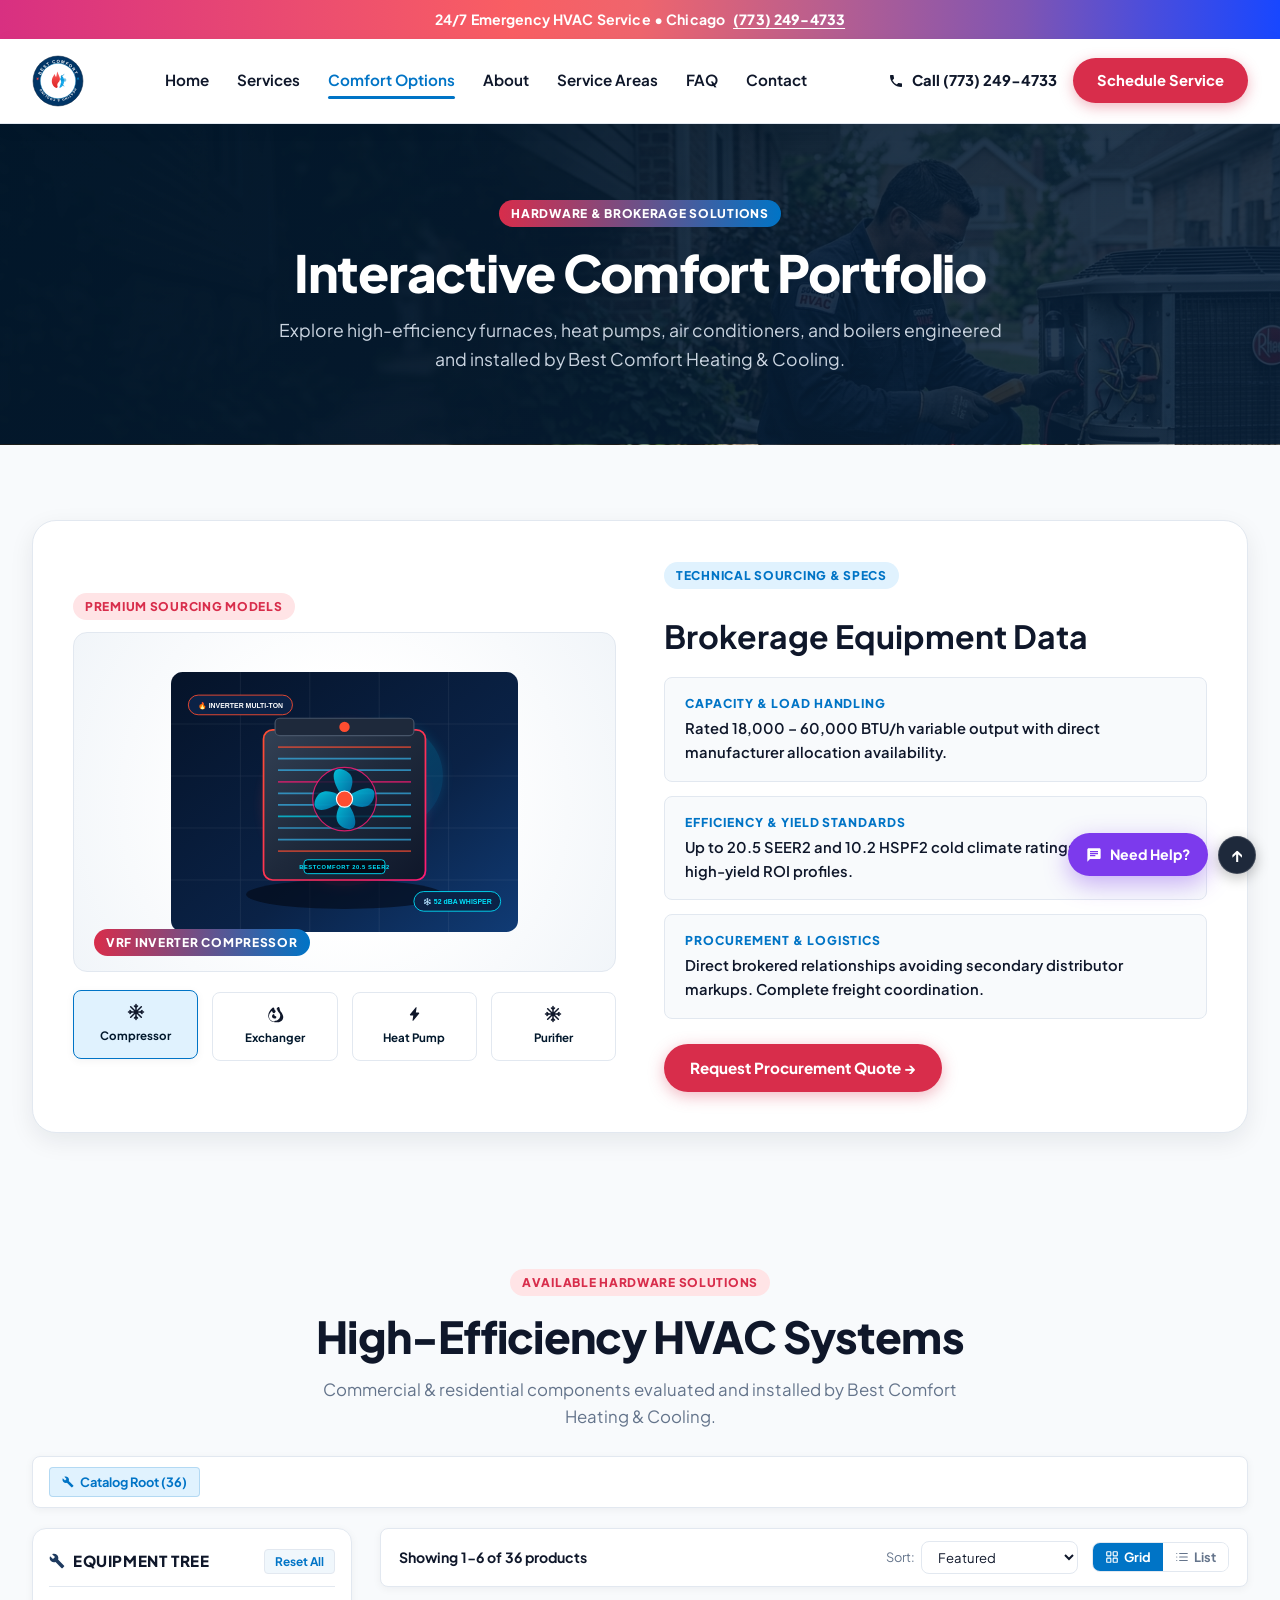
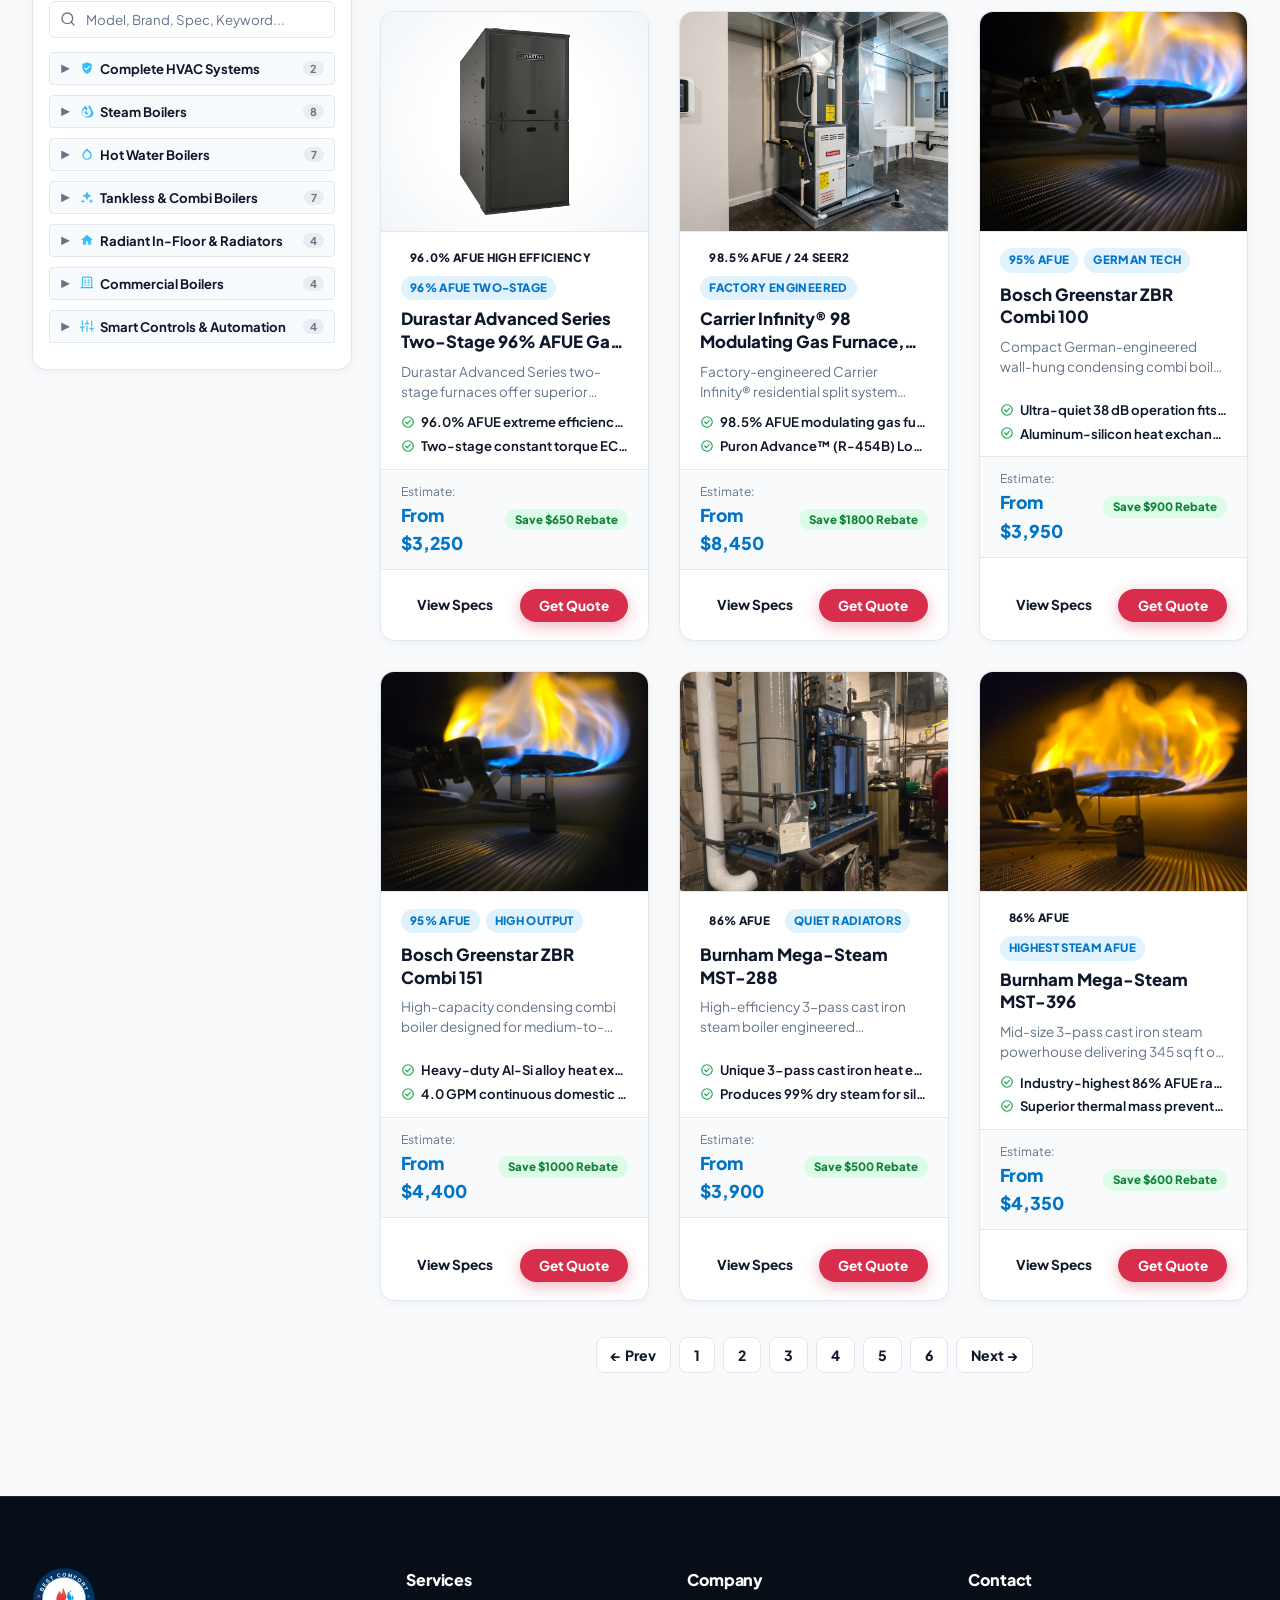
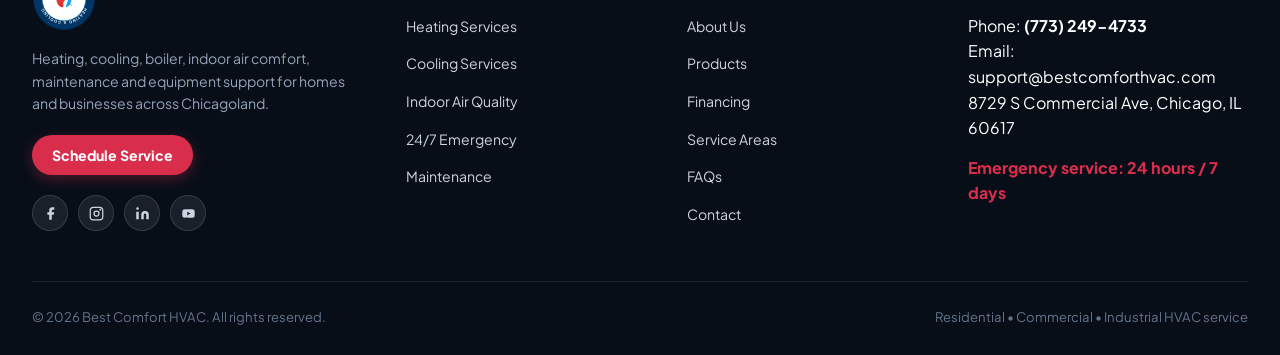
<file: products.html>
<!DOCTYPE html>
<html lang="en">
<head>
  <meta charset="UTF-8">
  <meta name="viewport" content="width=device-width, initial-scale=1.0">
  <title>Comfort Options &amp; HVAC Equipment | Best Comfort Heating &amp; Cooling</title>
  <meta name="description" content="Explore high-efficiency furnaces, air conditioners, heat pumps, boilers, and indoor air comfort equipment by Best Comfort Chicago.">
  <link rel="preconnect" href="https://fonts.googleapis.com">
  <link rel="preconnect" href="https://fonts.gstatic.com" crossorigin>
  <link href="https://fonts.googleapis.com/css2?family=Plus+Jakarta+Sans:wght@400;500;600;700;800;900&family=Alex+Brush&family=Great+Vibes&display=swap" rel="stylesheet">
  <link rel="stylesheet" href="css/style.css?v=10.20">
  <link rel="shortcut icon" href="images/best-comfort-logo.svg" type="image/svg+xml">
</head>
<body>

  <!-- =========================================================================
       1. TOP ANNOUNCEMENT / EMERGENCY BAR (Coral Red Banner)
       ========================================================================= -->
  <div class="bc-top-bar">
    <div class="container">
      <span class="bc-top-bar-content">
        24/7 Emergency HVAC Service &bull; Chicago <a href="tel:7732494733" class="bc-top-phone-link">(773) 249-4733</a>
      </span>
    </div>
  </div>

  <!-- =========================================================================
       2. HEADER / NAVIGATION (Crisp Pure White)
       ========================================================================= -->
  <header class="bc-header">
    <div class="container bc-header-container">
      
      <!-- Brand Logo -->
      <a href="index.html" class="bc-brand-logo" aria-label="Best Comfort Heating &amp; Cooling Home">
        <img src="images/best-comfort-logo.svg" alt="Best Comfort Heating &amp; Cooling Logo" width="52" height="52">
      </a>

      <!-- Desktop Nav Menu -->
      <nav class="bc-nav-menu">
        <a href="index.html" class="bc-nav-link">Home</a>
        <a href="services.html" class="bc-nav-link">Services</a>
        <a href="products.html" class="bc-nav-link active">Comfort Options</a>
        <a href="about.html" class="bc-nav-link">About</a>
        <a href="services.html#service-areas" class="bc-nav-link">Service Areas</a>
        <a href="about.html#faq" class="bc-nav-link">FAQ</a>
        <a href="contact.html" class="bc-nav-link">Contact</a>
      </nav>

      <!-- Header Actions -->
      <div class="bc-header-actions">
        <a href="tel:7732494733" class="bc-header-phone">
          <svg class="bc-header-phone-icon" viewBox="0 0 24 24"><path d="M6.62 10.79a15.05 15.05 0 006.59 6.59l2.2-2.2a1 1 0 011.02-.24c1.12.37 2.33.57 3.57.57a1 1 0 011 1V20a1 1 0 01-1 1A17 17 0 013 4a1 1 0 011-1h3.5a1 1 0 011 1c0 1.25.2 2.45.57 3.57a1 1 0 01-.24 1.02l-2.21 2.2z"/></svg>
          <span>Call (773) 249-4733</span>
        </a>
        <a href="contact.html" class="bc-btn-schedule">Schedule Service</a>
        <button class="bc-mobile-toggle" id="bcMobileToggle" aria-label="Toggle Navigation">
          <svg width="24" height="24" viewBox="0 0 24 24" fill="none" stroke="currentColor" stroke-width="2"><line x1="3" y1="12" x2="21" y2="12"></line><line x1="3" y1="6" x2="21" y2="6"></line><line x1="3" y1="18" x2="21" y2="18"></line></svg>
        </button>
      </div>

    </div>
  </header>

  <!-- Mobile Drawer Menu -->
  <div class="bc-mobile-drawer" id="bcMobileDrawer">
    <div class="bc-drawer-content">
      <div class="bc-drawer-header">
        <img src="images/best-comfort-logo.svg" alt="Best Comfort Heating &amp; Cooling" height="42">
        <button class="bc-drawer-close" id="bcMobileClose">&times;</button>
      </div>
      <div class="bc-drawer-links">
        <a href="index.html">Home</a>
        <a href="services.html">Services</a>
        <a href="products.html" class="active">Comfort Options</a>
        <a href="about.html">About</a>
        <a href="services.html#service-areas">Service Areas</a>
        <a href="about.html#faq">FAQ</a>
        <a href="contact.html">Contact</a>
      </div>
      <div style="margin-top:auto; display:flex; flex-direction:column; gap:12px;">
        <a href="tel:7732494733" class="bc-btn-outline" style="text-align:center;">Call (773) 249-4733</a>
        <a href="contact.html" class="bc-btn-schedule" style="text-align:center;">Schedule Service</a>
      </div>
    </div>
  </div>

  <!-- Subpage Hero -->
  <section class="subpage-hero">
    <div class="container">
      <span class="badge badge-gradient">Hardware &amp; Brokerage Solutions</span>
      <h1>Interactive Comfort Portfolio</h1>
      <p>Explore high-efficiency furnaces, heat pumps, air conditioners, and boilers engineered and installed by Best Comfort Heating &amp; Cooling.</p>
    </div>
  </section>

  <!-- Product Showcase Section -->
  <section class="section">
    <div class="container">

      <div class="product-studio-stage">
        <div class="studio-grid">

          <!-- Left: Primary Studio Stage Box with 4 Interactive Thumbnails -->
          <div>
            <span class="badge badge-salmon" style="margin-bottom: 12px;">Premium Sourcing Models</span>
            <div class="primary-studio-box" id="primaryStudioBox">
              <img src="images/product-ac-main.svg" alt="Primary Equipment View" id="primaryProductImg" style="width: 80%; height: 260px; object-fit: contain; z-index: 2; transition: var(--transition);">
              <div style="position: absolute; bottom: 15px; left: 20px; z-index: 3;">
                <span class="badge badge-gradient" id="stageBadge">VRF Inverter Compressor</span>
              </div>
            </div>

            <!-- Thumbnail Bento Row -->
            <div class="thumbnail-bento-row">
              <div class="thumbnail-bento-item active" data-img="images/product-ac-main.svg" data-title="VRF Inverter Compressor">
                <svg class="svg-icon" style="width:18px;height:18px;"><use href="#icon-snowflake"></use></svg>
                <span style="font-size: 0.72rem; font-weight: 700; color: var(--color-blue-deep);">Compressor</span>
              </div>
              <div class="thumbnail-bento-item" data-img="images/product-furnace.svg" data-title="Commercial Exchanger">
                <svg class="svg-icon" style="width:18px;height:18px;"><use href="#icon-fire"></use></svg>
                <span style="font-size: 0.72rem; font-weight: 700; color: var(--color-blue-deep);">Exchanger</span>
              </div>
              <div class="thumbnail-bento-item" data-img="images/product-heatpump.svg" data-title="Direct-Source Heat Pump">
                <svg class="svg-icon" style="width:18px;height:18px;"><use href="#icon-bolt"></use></svg>
                <span style="font-size: 0.72rem; font-weight: 700; color: var(--color-blue-deep);">Heat Pump</span>
              </div>
              <div class="thumbnail-bento-item" data-img="images/product-purifier.svg" data-title="Hospital Grade Purifier">
                <svg class="svg-icon" style="width:18px;height:18px;"><use href="#icon-snowflake"></use></svg>
                <span style="font-size: 0.72rem; font-weight: 700; color: var(--color-blue-deep);">Purifier</span>
              </div>
            </div>
          </div>

          <!-- Right: Dynamic Technical Placeholders -->
          <div>
            <span class="badge badge-pink" style="margin-bottom: 12px;">Technical Sourcing &amp; Specs</span>
            <h2 style="font-size: 2rem; margin: 10px 0 15px;">Brokerage <span>Equipment Data</span></h2>

            <div class="placeholder-bento-field">
              <span class="placeholder-bento-tag">Capacity &amp; Load Handling</span>
              <p style="margin: 0; font-size: 0.92rem; color: var(--color-text-main); font-weight: 600;">
                Rated 18,000 &ndash; 60,000 BTU/h variable output with direct manufacturer allocation availability.
              </p>
            </div>

            <div class="placeholder-bento-field">
              <span class="placeholder-bento-tag">Efficiency &amp; Yield Standards</span>
              <p style="margin: 0; font-size: 0.92rem; color: var(--color-text-main); font-weight: 600;">
                Up to 20.5 SEER2 and 10.2 HSPF2 cold climate ratings sourced for high-yield ROI profiles.
              </p>
            </div>

            <div class="placeholder-bento-field">
              <span class="placeholder-bento-tag">Procurement &amp; Logistics</span>
              <p style="margin: 0; font-size: 0.92rem; color: var(--color-text-main); font-weight: 600;">
                Direct brokered relationships avoiding secondary distributor markups. Complete freight coordination.
              </p>
            </div>

            <div style="margin-top: 25px;">
              <a href="contact.html" class="btn btn-primary">Request Procurement Quote &rarr;</a>
            </div>
          </div>

        </div>
      </div>

    </div>
  </section>

  <!-- Technical Component Catalog & RockAuto Drilldown -->
  <section class="section" id="productsCatalogSection" style="padding-top: 10px;">
    <div class="container">
      <div class="section-header" style="text-align: center; margin-bottom: 25px;">
        <span class="badge badge-salmon">Available Hardware Solutions</span>
        <h2><span class="heading-phrase">High-Efficiency</span> <span class="heading-phrase nowrap-phrase">HVAC Systems</span></h2>
        <p class="section-subtitle">Commercial &amp; residential components evaluated and installed by Best Comfort Heating &amp; Cooling.</p>
      </div>

      <!-- Mobile Search Row -->
      <div class="mobile-catalog-header">
        <div class="mobile-search-row">
          <div class="rockauto-part-search" style="margin-bottom:0; flex:1;">
            <svg class="rockauto-search-icon-left" aria-hidden="true" style="width:16px; height:16px;"><use href="#icon-search"></use></svg>
            <input type="text" id="catalogSearchInputMobile" placeholder="Search equipment, model, spec..." aria-label="Search equipment model or manufacturer">
            <button type="button" id="catalogSearchClearMobile" class="rockauto-search-clear-btn" style="display:none;" aria-label="Clear search">&times;</button>
          </div>
          <button type="button" class="mobile-filter-open-btn" id="mobileFilterToggle">
            <svg class="svg-icon" style="width:15px; height:15px;" aria-hidden="true"><use href="#icon-filter"></use></svg>
            <span>Filters</span>
            <span class="filter-count-badge" id="mobileFilterBadge" style="display:none;">0</span>
          </button>
        </div>
      </div>

      <div class="rockauto-drawer-backdrop" id="drawerBackdrop"></div>

      <div class="rockauto-top-breadcrumbs" id="rockAutoBreadcrumbs">
        <div id="breadcrumbTrail" class="breadcrumb-trail"></div>
      </div>

      <div class="rockauto-layout">
        <aside class="rockauto-sidebar" id="rockAutoSidebar" aria-label="Equipment Drilldown Catalog">
          <div class="rockauto-sidebar-head">
            <h3>
              <svg class="svg-icon" style="width:16px; height:16px; color:var(--color-blue-mid);" aria-hidden="true"><use href="#icon-tools"></use></svg>
              Equipment Tree
            </h3>
            <div style="display:flex; align-items:center; gap:8px;">
              <button type="button" class="rockauto-reset-btn" id="treeResetBtn">Reset All</button>
              <button type="button" class="drawer-close-btn" id="drawerCloseBtn" aria-label="Close Filter Drawer">&times;</button>
            </div>
          </div>

          <div class="desktop-search-only rockauto-part-search">
            <svg class="rockauto-search-icon-left" aria-hidden="true" style="width:16px; height:16px;"><use href="#icon-search"></use></svg>
            <input type="text" id="catalogSearchInput" placeholder="Model, Brand, Spec, Keyword..." aria-label="Search boiler model or manufacturer">
            <button type="button" id="catalogSearchClear" class="rockauto-search-clear-btn" style="display:none;" aria-label="Clear search">&times;</button>
          </div>

          <div class="rockauto-tree" id="rockAutoTree" role="tree" aria-label="Equipment hierarchy"></div>

          <div class="rockauto-drawer-footer">
            <button type="button" class="btn btn-primary btn-sm" id="applyDrawerBtn" style="width:100%; justify-content:center; padding:11px 16px;">
              Show Products &rarr;
            </button>
          </div>
        </aside>

        <section class="rockauto-content">
          <div class="rockauto-toolbar">
            <span id="catalogCountBadge" class="catalog-count-badge">Loading equipment...</span>

            <div class="rockauto-view-controls">
              <div class="catalog-sort-group">
                <label for="catalogSortSelect" style="font-size:0.8rem; color:var(--color-text-muted);">Sort:</label>
                <select id="catalogSortSelect" class="catalog-sort-select">
                  <option value="default">Featured</option>
                  <option value="price-asc">Price: Low to High</option>
                  <option value="price-desc">Price: High to Low</option>
                  <option value="name-asc">Model A to Z</option>
                </select>
              </div>

              <div class="view-mode-group">
                <button type="button" class="view-btn active" id="viewBtnGrid" title="Visual Cards Grid View">
                  <svg class="svg-icon" style="width:14px; height:14px;" aria-hidden="true"><use href="#icon-grid"></use></svg>
                  <span>Grid</span>
                </button>
                <button type="button" class="view-btn" id="viewBtnList" title="Technical Specs List View">
                  <svg class="svg-icon" style="width:14px; height:14px;" aria-hidden="true"><use href="#icon-list"></use></svg>
                  <span>List</span>
                </button>
              </div>
            </div>
          </div>

          <div id="productsCatalogGrid" class="grid grid-3"></div>

          <div id="catalogPagination" class="catalog-pagination-container"></div>

          <div id="catalogEmptyState" style="display: none; text-align: center; padding: 50px 20px; background: var(--color-bg-card); border-radius: 4px; border: 1.5px dashed var(--color-border); box-shadow: 0 9px 24px rgba(48, 39, 28, 0.05); margin-top: 24px;">
            <svg class="svg-icon" style="width: 44px; height: 44px; color: var(--color-salmon); margin-bottom: 12px;" aria-hidden="true"><use href="#icon-search"></use></svg>
            <h3 style="font-family: var(--font-display); color: var(--color-blue-deep); font-size: 1.35rem; font-weight: 600; margin-bottom: 8px;">No matching equipment found</h3>
            <p style="color: var(--color-text-muted); font-size: 0.9rem; max-width: 460px; margin: 0 auto 16px;">
              Try adjusting your search keywords, clearing selected filters, or browsing by category above.
            </p>
            <button type="button" class="btn btn-outline-salmon btn-sm" id="resetEmptyFiltersBtn">
              Reset All Filters
            </button>
          </div>
        </section>
      </div>

    </div>
  </section>

  <!-- Quote & Procurement Modal -->
  <div class="pdp-modal-overlay modal-overlay" id="quoteModal" aria-modal="true" role="dialog" aria-labelledby="modalTitle">
    <div class="pdp-modal-card modal-dialog">
      <div class="pdp-modal-header">
        <div>
          <span class="badge badge-salmon" style="margin-bottom: 8px;">Direct Procurement Quote</span>
          <h3 id="modalTitle" style="font-family: var(--font-display); font-size: 1.35rem; font-weight: 600; color: var(--color-blue-deep); margin-bottom: 4px;">
            Request Quote: <span id="modalProductName" style="color: var(--color-salmon);">Selected Equipment</span>
          </h3>
          <p style="color: var(--color-text-muted); font-size: 0.85rem; line-height: 1.5; margin: 0;">
            Direct manufacturer allocation, verified thermodynamic sizing, and turnkey installation by Best Comfort Heating &amp; Cooling.
          </p>
        </div>
        <button type="button" class="pdp-modal-close modal-close" id="closeQuoteModal" aria-label="Close dialog">&times;</button>
      </div>

      <div style="background: #f7f4ee; border: 1px solid var(--color-border); border-radius: 3px; padding: 16px; text-align: center;">
        <p style="font-size: 0.92rem; color: var(--color-text-main); font-weight: 600; margin-bottom: 12px;">
          Fastest Response: Speak directly with Best Comfort dispatch for immediate equipment availability &amp; estimate options.
        </p>
        <a href="tel:7732494733" class="btn btn-primary" style="display: inline-flex; width: 100%; justify-content: center; padding: 13px 20px; font-size: 0.95rem;">
          <svg class="svg-icon" style="width:14px;height:14px;margin-right:6px;"><use href="#icon-phone"></use></svg>Call (773) 249-4733 Now
        </a>
      </div>

      <form id="modalQuoteForm" class="pdp-modal-body" style="display: flex; flex-direction: column; gap: 14px;">
        <input type="hidden" id="modalProductField" name="product" value="">
        <div class="pdp-input-group">
          <label class="pdp-input-label" for="quoteName">Your Full Name</label>
          <input type="text" id="quoteName" class="pdp-input-field" placeholder="e.g. Michael Vance" required>
        </div>
        <div class="pdp-modal-grid-2">
          <div class="pdp-input-group">
            <label class="pdp-input-label" for="quotePhone">Direct Phone</label>
            <input type="tel" id="quotePhone" class="pdp-input-field" placeholder="(773) 249-4733" required>
          </div>
          <div class="pdp-input-group">
            <label class="pdp-input-label" for="quoteZip">Project ZIP Code</label>
            <input type="text" id="quoteZip" class="pdp-input-field" placeholder="60435" maxlength="5" required>
          </div>
        </div>
        <button type="submit" class="btn btn-primary" style="padding: 13px; justify-content: center; width: 100%;">
          Submit Procurement Request &rarr;
        </button>
      </form>
    </div>
  </div>

  <!-- =========================================================================
       FOOTER
       ========================================================================= -->
  <footer class="bc-footer">
    <div class="container">
      <div class="bc-footer-grid">
        
        <!-- Brand & Mission Column -->
        <div class="bc-footer-logo-wrap">
          <img src="images/best-comfort-logo.svg" alt="Best Comfort Heating &amp; Cooling Logo" width="64" height="64">
          <p class="bc-footer-desc">
            Heating, cooling, boiler, indoor air comfort, maintenance and equipment support for homes and businesses across Chicagoland.
          </p>
          <a href="contact.html" class="bc-btn-schedule" style="font-size:0.88rem; padding:9px 20px;">Schedule Service</a>
          
          <div class="bc-footer-socials">
            <a href="https://facebook.com" target="_blank" rel="noopener" class="bc-social-btn" aria-label="Facebook">
              <svg viewBox="0 0 24 24"><path d="M18 2h-3a5 5 0 00-5 5v3H7v4h3v8h4v-8h3l1-4h-4V7a1 1 0 011-1h3z"/></svg>
            </a>
            <a href="https://instagram.com" target="_blank" rel="noopener" class="bc-social-btn" aria-label="Instagram">
              <svg viewBox="0 0 24 24"><rect x="2" y="2" width="20" height="20" rx="5" ry="5" fill="none" stroke="currentColor" stroke-width="2"/><circle cx="12" cy="12" r="4" fill="none" stroke="currentColor" stroke-width="2"/><circle cx="18" cy="6" r="1.5"/></svg>
            </a>
            <a href="https://linkedin.com" target="_blank" rel="noopener" class="bc-social-btn" aria-label="LinkedIn">
              <svg viewBox="0 0 24 24"><path d="M16 8a6 6 0 016 6v7h-4v-7a2 2 0 00-2-2 2 2 0 00-2 2v7h-4v-7a6 6 0 016-6zM2 9h4v12H2z"/><circle cx="4" cy="4" r="2"/></svg>
            </a>
            <a href="https://youtube.com" target="_blank" rel="noopener" class="bc-social-btn" aria-label="YouTube">
              <svg viewBox="0 0 24 24"><path d="M21.58 7.19a2.5 2.5 0 00-1.76-1.77C18.26 5 12 5 12 5s-6.26 0-7.82.42A2.5 2.5 0 002.42 7.2 26.54 26.54 0 002 12a26.54 26.54 0 00.42 4.81 2.5 2.5 0 001.76 1.77C5.74 19 12 19 12 19s6.26 0 7.82-.42a2.5 2.5 0 001.76-1.77A26.54 26.54 0 0022 12a26.54 26.54 0 00-.42-4.81zM10 15V9l5.2 3L10 15z"/></svg>
            </a>
          </div>
        </div>

        <!-- Column 2: Services -->
        <div>
          <h4 class="bc-footer-heading">Services</h4>
          <ul class="bc-footer-links">
            <li><a href="services.html#heating">Heating Services</a></li>
            <li><a href="services.html#cooling">Cooling Services</a></li>
            <li><a href="services.html#indoor-air-quality">Indoor Air Quality</a></li>
            <li><a href="tel:7732494733">24/7 Emergency</a></li>
            <li><a href="services.html#maintenance">Maintenance</a></li>
          </ul>
        </div>

        <!-- Column 3: Company -->
        <div>
          <h4 class="bc-footer-heading">Company</h4>
          <ul class="bc-footer-links">
            <li><a href="about.html">About Us</a></li>
            <li><a href="products.html">Products</a></li>
            <li><a href="contact.html">Financing</a></li>
            <li><a href="services.html#service-areas">Service Areas</a></li>
            <li><a href="about.html#faq">FAQs</a></li>
            <li><a href="contact.html">Contact</a></li>
          </ul>
        </div>

        <!-- Column 4: Contact -->
        <div>
          <h4 class="bc-footer-heading">Contact</h4>
          <p class="bc-footer-contact-item">
            Phone: <a href="tel:7732494733"><strong>(773) 249-4733</strong></a>
          </p>
          <p class="bc-footer-contact-item">
            Email: <a href="mailto:support@bestcomforthvac.com">support@bestcomforthvac.com</a>
          </p>
          <p class="bc-footer-contact-item">
            8729 S Commercial Ave, Chicago, IL 60617
          </p>
          <p class="bc-footer-contact-item" style="color:var(--bc-coral); font-weight:750; margin-top:14px;">
            Emergency service: 24 hours / 7 days
          </p>
        </div>

      </div>

      <!-- Bottom Copyright Bar -->
      <div class="bc-footer-bottom">
        <div>&copy; 2026 Best Comfort HVAC. All rights reserved.</div>
        <div>Residential &bull; Commercial &bull; Industrial HVAC service</div>
      </div>
    </div>
  </footer>

  <!-- =========================================================================
       FLOATING WIDGETS (Need Help? & Scroll to Top)
       ========================================================================= -->
  <div class="bc-floating-widgets">
    <a href="tel:7732494733" class="bc-floating-help-btn" title="Need Help? Call (773) 249-4733">
      <svg width="16" height="16" viewBox="0 0 24 24" fill="currentColor"><path d="M20 2H4c-1.1 0-1.99.9-1.99 2L2 22l4-4h14c1.1 0 2-.9 2-2V4c0-1.1-.9-2-2-2zM6 9h12v2H6V9zm8 5H6v-2h8v2zm4-6H6V6h12v2z"/></svg>
      <span>Need Help?</span>
    </a>
    <button class="bc-scroll-top-btn" id="bcScrollTop" title="Scroll to top">&uarr;</button>
  </div>

  <script src="js/icons.js"></script>
  <script src="js/main.js"></script>
  <script src="js/products-data.js?v=10.18"></script>
  <script src="js/products.js?v=10.18"></script>
</body>
</html>
</file>
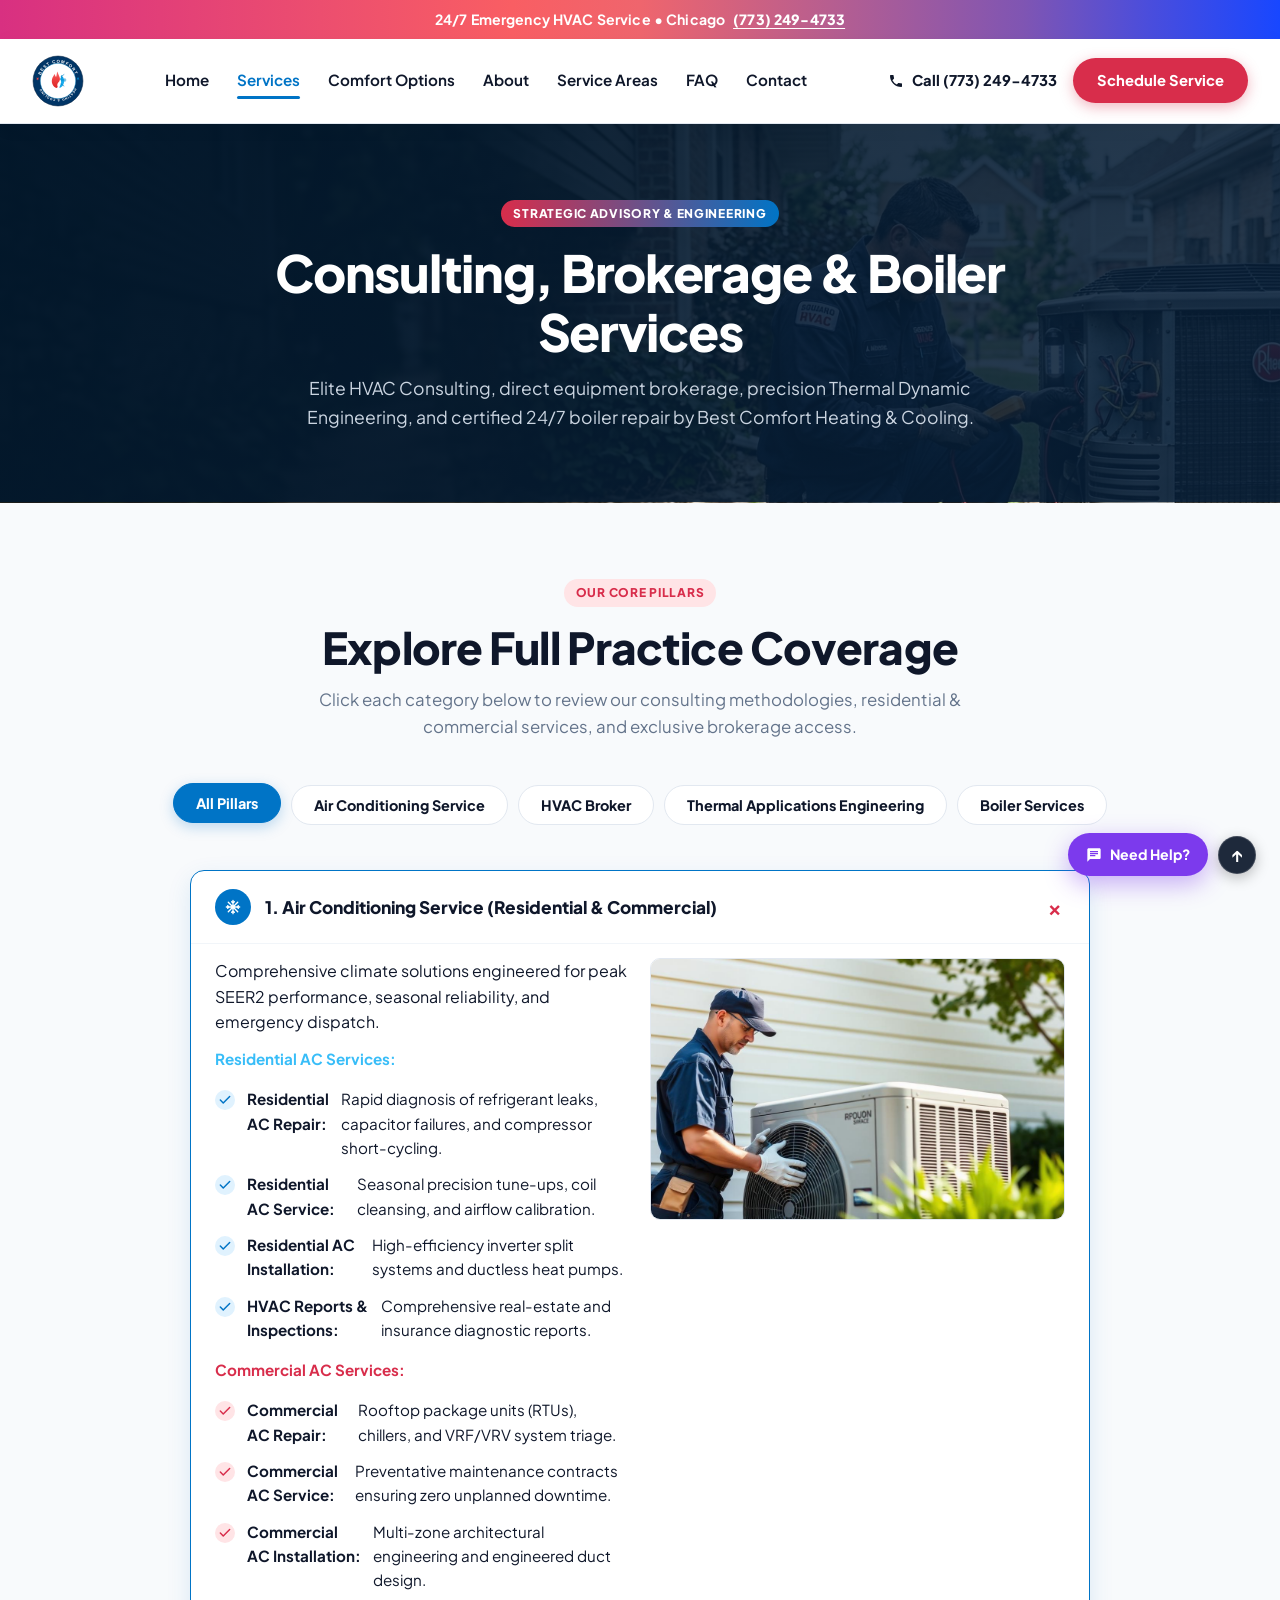
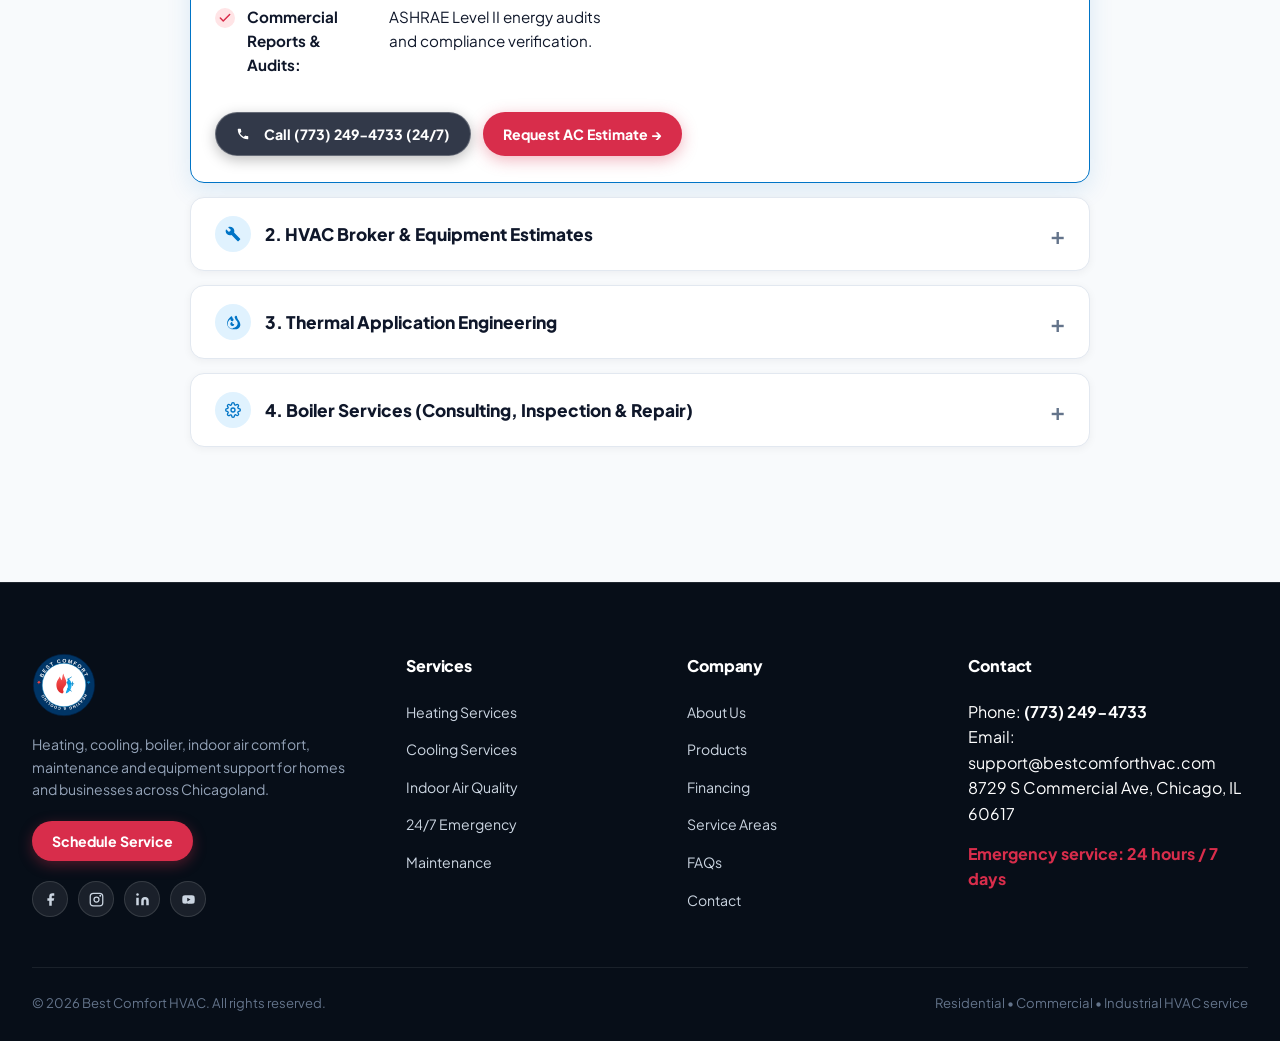
<file: services.html>
<!DOCTYPE html>
<html lang="en">
<head>
  <meta charset="UTF-8">
  <meta name="viewport" content="width=device-width, initial-scale=1.0">
  <title>HVAC Services &amp; Solutions | Best Comfort Heating &amp; Cooling</title>
  <meta name="description" content="Comprehensive residential, commercial and industrial HVAC services in Chicago. Heating, cooling, boilers, ventilation, and 24/7 emergency repairs.">
  <link rel="preconnect" href="https://fonts.googleapis.com">
  <link rel="preconnect" href="https://fonts.gstatic.com" crossorigin>
  <link href="https://fonts.googleapis.com/css2?family=Plus+Jakarta+Sans:wght@400;500;600;700;800;900&family=Alex+Brush&family=Great+Vibes&display=swap" rel="stylesheet">
  <link rel="stylesheet" href="css/style.css?v=10.18">
  <link rel="shortcut icon" href="images/best-comfort-logo.svg" type="image/svg+xml">
</head>
<body>

  <!-- =========================================================================
       1. TOP ANNOUNCEMENT / EMERGENCY BAR (Coral Red Banner)
       ========================================================================= -->
  <div class="bc-top-bar">
    <div class="container">
      <span class="bc-top-bar-content">
        24/7 Emergency HVAC Service &bull; Chicago <a href="tel:7732494733" class="bc-top-phone-link">(773) 249-4733</a>
      </span>
    </div>
  </div>

  <!-- =========================================================================
       2. HEADER / NAVIGATION (Crisp Pure White)
       ========================================================================= -->
  <header class="bc-header">
    <div class="container bc-header-container">
      
      <!-- Brand Logo -->
      <a href="index.html" class="bc-brand-logo" aria-label="Best Comfort Heating &amp; Cooling Home">
        <img src="images/best-comfort-logo.svg" alt="Best Comfort Heating &amp; Cooling Logo" width="52" height="52">
      </a>

      <!-- Desktop Nav Menu -->
      <nav class="bc-nav-menu">
        <a href="index.html" class="bc-nav-link">Home</a>
        <a href="services.html" class="bc-nav-link active">Services</a>
        <a href="products.html" class="bc-nav-link">Comfort Options</a>
        <a href="about.html" class="bc-nav-link">About</a>
        <a href="services.html#service-areas" class="bc-nav-link">Service Areas</a>
        <a href="about.html#faq" class="bc-nav-link">FAQ</a>
        <a href="contact.html" class="bc-nav-link">Contact</a>
      </nav>

      <!-- Header Actions -->
      <div class="bc-header-actions">
        <a href="tel:7732494733" class="bc-header-phone">
          <svg class="bc-header-phone-icon" viewBox="0 0 24 24"><path d="M6.62 10.79a15.05 15.05 0 006.59 6.59l2.2-2.2a1 1 0 011.02-.24c1.12.37 2.33.57 3.57.57a1 1 0 011 1V20a1 1 0 01-1 1A17 17 0 013 4a1 1 0 011-1h3.5a1 1 0 011 1c0 1.25.2 2.45.57 3.57a1 1 0 01-.24 1.02l-2.21 2.2z"/></svg>
          <span>Call (773) 249-4733</span>
        </a>
        <a href="contact.html" class="bc-btn-schedule">Schedule Service</a>
        <button class="bc-mobile-toggle" id="bcMobileToggle" aria-label="Toggle Navigation">
          <svg width="24" height="24" viewBox="0 0 24 24" fill="none" stroke="currentColor" stroke-width="2"><line x1="3" y1="12" x2="21" y2="12"></line><line x1="3" y1="6" x2="21" y2="6"></line><line x1="3" y1="18" x2="21" y2="18"></line></svg>
        </button>
      </div>

    </div>
  </header>

  <!-- Mobile Drawer Menu -->
  <div class="bc-mobile-drawer" id="bcMobileDrawer">
    <div class="bc-drawer-content">
      <div class="bc-drawer-header">
        <img src="images/best-comfort-logo.svg" alt="Best Comfort Heating &amp; Cooling" height="42">
        <button class="bc-drawer-close" id="bcMobileClose">&times;</button>
      </div>
      <div class="bc-drawer-links">
        <a href="index.html">Home</a>
        <a href="services.html" class="active">Services</a>
        <a href="products.html">Comfort Options</a>
        <a href="about.html">About</a>
        <a href="services.html#service-areas">Service Areas</a>
        <a href="about.html#faq">FAQ</a>
        <a href="contact.html">Contact</a>
      </div>
      <div style="margin-top:auto; display:flex; flex-direction:column; gap:12px;">
        <a href="tel:7732494733" class="bc-btn-outline" style="text-align:center;">Call (773) 249-4733</a>
        <a href="contact.html" class="bc-btn-schedule" style="text-align:center;">Schedule Service</a>
      </div>
    </div>
  </div>

  <!-- Subpage Hero -->
  <section class="subpage-hero">
    <div class="container">
      <span class="badge badge-gradient">Strategic Advisory &amp; Engineering</span>
      <h1>Consulting, Brokerage &amp; Boiler Services</h1>
      <p>Elite HVAC Consulting, direct equipment brokerage, precision Thermal Dynamic Engineering, and certified 24/7 boiler repair by Best Comfort Heating &amp; Cooling.</p>
    </div>
  </section>

  <!-- Services Accordion Breakdown -->
  <section class="section" id="consulting">
    <div class="container">
      <div class="section-header">
        <span class="badge badge-salmon">Our Core Pillars</span>
        <h2><span class="heading-phrase">Explore Full</span> <span class="heading-phrase nowrap-phrase">Practice Coverage</span></h2>
        <p class="section-subtitle">Click each category below to review our consulting methodologies, residential &amp; commercial services, and exclusive brokerage access.</p>
      </div>

      <!-- Category Filter Pills -->
      <div class="service-filter-bar">
        <button class="service-filter-pill active" data-target="all">All Pillars</button>
        <button class="service-filter-pill" data-target="air-conditioning">Air Conditioning Service</button>
        <button class="service-filter-pill" data-target="hvac-broker">HVAC Broker</button>
        <button class="service-filter-pill" data-target="thermal-dynamic">Thermal Applications Engineering</button>
        <button class="service-filter-pill" data-target="boiler-services">Boiler Services</button>
      </div>

      <div class="accordion-wrapper" style="max-width: 900px; margin: 0 auto 60px;">
        
        <!-- Accordion Service 1: Air Conditioning Service -->
        <div class="accordion-item active" id="air-conditioning">
          <button class="accordion-header" type="button">
            <div class="accordion-header-left">
              <span class="accordion-badge-icon"><svg class="svg-icon" style="width:16px;height:16px;"><use href="#icon-snowflake"></use></svg></span>
              <span>1. Air Conditioning Service (Residential &amp; Commercial)</span>
            </div>
            <span class="accordion-icon-indicator">+</span>
          </button>
          <div class="accordion-content">
            <div class="grid-2" style="margin-top: 14px; gap: 20px; align-items: flex-start;">
              <div>
                <p style="margin-top: 0;">Comprehensive climate solutions engineered for peak SEER2 performance, seasonal reliability, and emergency dispatch.</p>
                
                <h4 style="font-size: 0.95rem; color: var(--color-cyan); margin: 12px 0 6px;">Residential AC Services:</h4>
                <ul class="emoji-bullet-list">
                  <li id="residential-ac-repair"><span class="bullet-emoji blue"><svg class="svg-icon" style="width:14px;height:14px;"><use href="#icon-check"></use></svg></span> <strong>Residential AC Repair:</strong> Rapid diagnosis of refrigerant leaks, capacitor failures, and compressor short-cycling.</li>
                  <li id="residential-ac-service"><span class="bullet-emoji blue"><svg class="svg-icon" style="width:14px;height:14px;"><use href="#icon-check"></use></svg></span> <strong>Residential AC Service:</strong> Seasonal precision tune-ups, coil cleansing, and airflow calibration.</li>
                  <li id="residential-ac-installation"><span class="bullet-emoji blue"><svg class="svg-icon" style="width:14px;height:14px;"><use href="#icon-check"></use></svg></span> <strong>Residential AC Installation:</strong> High-efficiency inverter split systems and ductless heat pumps.</li>
                  <li id="residential-ac-inspections"><span class="bullet-emoji blue"><svg class="svg-icon" style="width:14px;height:14px;"><use href="#icon-check"></use></svg></span> <strong>HVAC Reports &amp; Inspections:</strong> Comprehensive real-estate and insurance diagnostic reports.</li>
                </ul>

                <h4 style="font-size: 0.95rem; color: var(--color-salmon); margin: 16px 0 6px;">Commercial AC Services:</h4>
                <ul class="emoji-bullet-list">
                  <li id="commercial-ac-repair"><span class="bullet-emoji salmon"><svg class="svg-icon" style="width:14px;height:14px;"><use href="#icon-check"></use></svg></span> <strong>Commercial AC Repair:</strong> Rooftop package units (RTUs), chillers, and VRF/VRV system triage.</li>
                  <li id="commercial-ac-service"><span class="bullet-emoji salmon"><svg class="svg-icon" style="width:14px;height:14px;"><use href="#icon-check"></use></svg></span> <strong>Commercial AC Service:</strong> Preventative maintenance contracts ensuring zero unplanned downtime.</li>
                  <li id="commercial-ac-installation"><span class="bullet-emoji salmon"><svg class="svg-icon" style="width:14px;height:14px;"><use href="#icon-check"></use></svg></span> <strong>Commercial AC Installation:</strong> Multi-zone architectural engineering and engineered duct design.</li>
                  <li id="commercial-ac-inspections"><span class="bullet-emoji salmon"><svg class="svg-icon" style="width:14px;height:14px;"><use href="#icon-check"></use></svg></span> <strong>Commercial Reports &amp; Audits:</strong> ASHRAE Level II energy audits and compliance verification.</li>
                </ul>
              </div>
              <div style="border-radius: 10px; overflow: hidden; border: 1px solid var(--color-border);">
                <img src="images/hvac-hero.jpg" alt="Air Conditioning Service" style="width: 100%; height: 260px; object-fit: cover;">
              </div>
            </div>
            <div style="margin-top: 18px; display: flex; gap: 12px; flex-wrap: wrap;">
              <a href="tel:7732494733" class="btn btn-hero-call" style="padding: 10px 20px; font-size: 0.88rem;"><svg class="svg-icon" style="width:14px;height:14px;margin-right:6px;"><use href="#icon-phone"></use></svg>Call (773) 249-4733 (24/7)</a>
              <a href="contact.html" class="btn btn-primary" style="padding: 10px 20px; font-size: 0.88rem;">Request AC Estimate &rarr;</a>
            </div>
          </div>
        </div>

        <!-- Accordion Service 2: HVAC Broker -->
        <div class="accordion-item" id="hvac-broker">
          <button class="accordion-header" type="button">
            <div class="accordion-header-left">
              <span class="accordion-badge-icon"><svg class="svg-icon" style="width:16px;height:16px;"><use href="#icon-tools"></use></svg></span>
              <span>2. HVAC Broker &amp; Equipment Estimates</span>
            </div>
            <span class="accordion-icon-indicator">+</span>
          </button>
          <div class="accordion-content">
            <div class="grid-2" style="margin-top: 14px; gap: 20px; align-items: flex-start;">
              <div>
                <p style="margin-top: 0;">Independent equipment brokerage connecting luxury homeowners, developers, and mechanical contractors directly to tier-1 manufacturers without standard retail markup.</p>
                <ul class="emoji-bullet-list" style="margin-top: 10px;">
                  <li id="residential-broker"><span class="bullet-emoji pink"><svg class="svg-icon" style="width:14px;height:14px;"><use href="#icon-check"></use></svg></span> <strong>Residential Estimates Broker:</strong> Customized equipment package sourcing for custom homes and luxury renovations.</li>
                  <li id="commercial-broker"><span class="bullet-emoji pink"><svg class="svg-icon" style="width:14px;height:14px;"><use href="#icon-check"></use></svg></span> <strong>Commercial Estimates Broker:</strong> Competitive bidding analysis and direct factory-allotted procurement for large developments.</li>
                  <li><span class="bullet-emoji pink"><svg class="svg-icon" style="width:14px;height:14px;"><use href="#icon-check"></use></svg></span> <strong>Zero Middleman Markups:</strong> Wholesale factory allocations on VRF systems, chillers, and modulating furnaces.</li>
                </ul>
              </div>
              <div style="border-radius: 10px; overflow: hidden; border: 1px solid var(--color-border);">
                <img src="images/product-ac-main.svg" alt="HVAC Brokerage" style="width: 100%; height: 180px; object-fit: cover;">
              </div>
            </div>
            <div style="margin-top: 18px; display: flex; gap: 12px; flex-wrap: wrap;">
              <a href="products.html" class="btn btn-pink" style="padding: 10px 20px; font-size: 0.88rem;">Explore Brokerage Portfolio &rarr;</a>
              <a href="contact.html" class="btn btn-outline-salmon" style="padding: 10px 20px; font-size: 0.88rem;">Request Brokerage Estimate &rarr;</a>
            </div>
          </div>
        </div>

        <!-- Accordion Service 3: Thermal Application Engineering -->
        <div class="accordion-item" id="thermal-dynamic">
          <button class="accordion-header" type="button">
            <div class="accordion-header-left">
              <span class="accordion-badge-icon"><svg class="svg-icon" style="width:16px;height:16px;"><use href="#icon-fire"></use></svg></span>
              <span>3. Thermal Application Engineering</span>
            </div>
            <span class="accordion-icon-indicator">+</span>
          </button>
          <div class="accordion-content">
            <div class="grid-2" style="margin-top: 14px; gap: 20px; align-items: flex-start;">
              <div>
                <p style="margin-top: 0;">Advanced thermodynamic analysis, fluid dynamics modeling, and micro-climate architectural design engineered by Best Comfort mechanical specialists.</p>
                <ul class="emoji-bullet-list" style="margin-top: 10px;">
                  <li id="residential-concerns"><span class="bullet-emoji salmon"><svg class="svg-icon" style="width:14px;height:14px;"><use href="#icon-check"></use></svg></span> <strong>Residential Concerns:</strong> Hot/cold spot remediation, building envelope heat gain/loss calculations (Manual J/D/S), and whisper-quiet acoustic baffles.</li>
                  <li id="commercial-concerns"><span class="bullet-emoji salmon"><svg class="svg-icon" style="width:14px;height:14px;"><use href="#icon-check"></use></svg></span> <strong>Commercial Concerns:</strong> Server room spot cooling, multi-story pressurization, and energy recovery ventilation (ERV).</li>
                  <li id="industrial-concerns"><span class="bullet-emoji salmon"><svg class="svg-icon" style="width:14px;height:14px;"><use href="#icon-check"></use></svg></span> <strong>Industrial Concerns:</strong> High-CFM exhaust systems, hazardous process ventilation, and thermal barrier optimization.</li>
                </ul>
              </div>
              <div style="border-radius: 10px; overflow: hidden; border: 1px solid var(--color-border);">
                <img src="images/product-furnace.svg" alt="Thermal Engineering" style="width: 100%; height: 180px; object-fit: cover;">
              </div>
            </div>
            <div style="margin-top: 18px; display: flex; gap: 12px; flex-wrap: wrap;">
              <a href="contact.html" class="btn btn-outline-salmon" style="padding: 10px 20px; font-size: 0.88rem;">Request Engineering Analysis &rarr;</a>
            </div>
          </div>
        </div>

        <!-- Accordion Service 4: Boiler Services -->
        <div class="accordion-item" id="boiler-services">
          <button class="accordion-header" type="button">
            <div class="accordion-header-left">
              <span class="accordion-badge-icon"><svg class="svg-icon" style="width:16px;height:16px;"><use href="#icon-gear"></use></svg></span>
              <span>4. Boiler Services (Consulting, Inspection &amp; Repair)</span>
            </div>
            <span class="accordion-icon-indicator">+</span>
          </button>
          <div class="accordion-content">
            <div class="grid-2" style="margin-top: 14px; gap: 20px; align-items: flex-start;">
              <div>
                <p style="margin-top: 0;">Certified boiler engineers specializing in commercial hydronics, steam systems, condensing boiler maintenance, and 24/7 emergency dispatch.</p>
                <ul class="emoji-bullet-list" style="margin-top: 10px;">
                  <li id="boiler-consulting"><span class="bullet-emoji blue"><svg class="svg-icon" style="width:14px;height:14px;"><use href="#icon-check"></use></svg></span> <strong>Boiler Consulting:</strong> Hydronic heating system design, boiler sizing, and low-NOx compliance planning.</li>
                  <li id="boiler-inspections"><span class="bullet-emoji blue"><svg class="svg-icon" style="width:14px;height:14px;"><use href="#icon-check"></use></svg></span> <strong>Boiler Inspections and Reports:</strong> Combustion efficiency analysis, safety valve testing, and state pressure vessel compliance audits.</li>
                  <li id="boiler-repair"><span class="bullet-emoji blue"><svg class="svg-icon" style="width:14px;height:14px;"><use href="#icon-check"></use></svg></span> <strong>Boiler Service and Repair:</strong> 24-hour burner triage, heat exchanger descaling, circulator pump overhaul, and flame sensor replacement.</li>
                  <li id="boiler-installation"><span class="bullet-emoji blue"><svg class="svg-icon" style="width:14px;height:14px;"><use href="#icon-check"></use></svg></span> <strong>Boiler Installation:</strong> High-efficiency condensing boilers, modular cascading setups, and zoning controls.</li>
                </ul>
              </div>
              <div style="border-radius: 10px; overflow: hidden; border: 1px solid var(--color-border);">
                <img src="images/product-heatpump.svg" alt="Boiler Services" style="width: 100%; height: 180px; object-fit: cover;">
              </div>
            </div>
            <div style="margin-top: 18px; display: flex; gap: 12px; flex-wrap: wrap;">
              <a href="tel:7732494733" class="btn btn-hero-call" style="padding: 10px 20px; font-size: 0.88rem;"><svg class="svg-icon" style="width:14px;height:14px;margin-right:6px;"><use href="#icon-phone"></use></svg>24/7 Boiler Hotline: (773) 249-4733</a>
              <a href="contact.html" class="btn btn-primary" style="padding: 10px 20px; font-size: 0.88rem;">Schedule Boiler Service &rarr;</a>
            </div>
          </div>
        </div>

      </div>
    </div>
  </section>

  <!-- =========================================================================
       FOOTER
       ========================================================================= -->
  <footer class="bc-footer">
    <div class="container">
      <div class="bc-footer-grid">
        
        <!-- Brand & Mission Column -->
        <div class="bc-footer-logo-wrap">
          <img src="images/best-comfort-logo.svg" alt="Best Comfort Heating &amp; Cooling Logo" width="64" height="64">
          <p class="bc-footer-desc">
            Heating, cooling, boiler, indoor air comfort, maintenance and equipment support for homes and businesses across Chicagoland.
          </p>
          <a href="contact.html" class="bc-btn-schedule" style="font-size:0.88rem; padding:9px 20px;">Schedule Service</a>
          
          <div class="bc-footer-socials">
            <a href="https://facebook.com" target="_blank" rel="noopener" class="bc-social-btn" aria-label="Facebook">
              <svg viewBox="0 0 24 24"><path d="M18 2h-3a5 5 0 00-5 5v3H7v4h3v8h4v-8h3l1-4h-4V7a1 1 0 011-1h3z"/></svg>
            </a>
            <a href="https://instagram.com" target="_blank" rel="noopener" class="bc-social-btn" aria-label="Instagram">
              <svg viewBox="0 0 24 24"><rect x="2" y="2" width="20" height="20" rx="5" ry="5" fill="none" stroke="currentColor" stroke-width="2"/><circle cx="12" cy="12" r="4" fill="none" stroke="currentColor" stroke-width="2"/><circle cx="18" cy="6" r="1.5"/></svg>
            </a>
            <a href="https://linkedin.com" target="_blank" rel="noopener" class="bc-social-btn" aria-label="LinkedIn">
              <svg viewBox="0 0 24 24"><path d="M16 8a6 6 0 016 6v7h-4v-7a2 2 0 00-2-2 2 2 0 00-2 2v7h-4v-7a6 6 0 016-6zM2 9h4v12H2z"/><circle cx="4" cy="4" r="2"/></svg>
            </a>
            <a href="https://youtube.com" target="_blank" rel="noopener" class="bc-social-btn" aria-label="YouTube">
              <svg viewBox="0 0 24 24"><path d="M21.58 7.19a2.5 2.5 0 00-1.76-1.77C18.26 5 12 5 12 5s-6.26 0-7.82.42A2.5 2.5 0 002.42 7.2 26.54 26.54 0 002 12a26.54 26.54 0 00.42 4.81 2.5 2.5 0 001.76 1.77C5.74 19 12 19 12 19s6.26 0 7.82-.42a2.5 2.5 0 001.76-1.77A26.54 26.54 0 0022 12a26.54 26.54 0 00-.42-4.81zM10 15V9l5.2 3L10 15z"/></svg>
            </a>
          </div>
        </div>

        <!-- Column 2: Services -->
        <div>
          <h4 class="bc-footer-heading">Services</h4>
          <ul class="bc-footer-links">
            <li><a href="services.html#heating">Heating Services</a></li>
            <li><a href="services.html#cooling">Cooling Services</a></li>
            <li><a href="services.html#indoor-air-quality">Indoor Air Quality</a></li>
            <li><a href="tel:7732494733">24/7 Emergency</a></li>
            <li><a href="services.html#maintenance">Maintenance</a></li>
          </ul>
        </div>

        <!-- Column 3: Company -->
        <div>
          <h4 class="bc-footer-heading">Company</h4>
          <ul class="bc-footer-links">
            <li><a href="about.html">About Us</a></li>
            <li><a href="products.html">Products</a></li>
            <li><a href="contact.html">Financing</a></li>
            <li><a href="services.html#service-areas">Service Areas</a></li>
            <li><a href="about.html#faq">FAQs</a></li>
            <li><a href="contact.html">Contact</a></li>
          </ul>
        </div>

        <!-- Column 4: Contact -->
        <div>
          <h4 class="bc-footer-heading">Contact</h4>
          <p class="bc-footer-contact-item">
            Phone: <a href="tel:7732494733"><strong>(773) 249-4733</strong></a>
          </p>
          <p class="bc-footer-contact-item">
            Email: <a href="mailto:support@bestcomforthvac.com">support@bestcomforthvac.com</a>
          </p>
          <p class="bc-footer-contact-item">
            8729 S Commercial Ave, Chicago, IL 60617
          </p>
          <p class="bc-footer-contact-item" style="color:var(--bc-coral); font-weight:750; margin-top:14px;">
            Emergency service: 24 hours / 7 days
          </p>
        </div>

      </div>

      <!-- Bottom Copyright Bar -->
      <div class="bc-footer-bottom">
        <div>&copy; 2026 Best Comfort HVAC. All rights reserved.</div>
        <div>Residential &bull; Commercial &bull; Industrial HVAC service</div>
      </div>
    </div>
  </footer>

  <!-- =========================================================================
       FLOATING WIDGETS (Need Help? & Scroll to Top)
       ========================================================================= -->
  <div class="bc-floating-widgets">
    <a href="tel:7732494733" class="bc-floating-help-btn" title="Need Help? Call (773) 249-4733">
      <svg width="16" height="16" viewBox="0 0 24 24" fill="currentColor"><path d="M20 2H4c-1.1 0-1.99.9-1.99 2L2 22l4-4h14c1.1 0 2-.9 2-2V4c0-1.1-.9-2-2-2zM6 9h12v2H6V9zm8 5H6v-2h8v2zm4-6H6V6h12v2z"/></svg>
      <span>Need Help?</span>
    </a>
    <button class="bc-scroll-top-btn" id="bcScrollTop" title="Scroll to top">&uarr;</button>
  </div>

  <script src="js/icons.js"></script>
  <script src="js/main.js"></script>
</body>
</html>
</file>
<file: css/style.css>
/* ==========================================================================
   BEST COMFORT HEATING & COOLING - UNIFIED MODULAR STYLESHEET
   Clean Architecture: Modular Imports & Redundancy Removal
   ========================================================================== */

@import url('variables.css?v=10.5');
@import url('header-footer.css?v=10.5');
@import url('components.css?v=10.5');
@import url('pages.css?v=10.7');
</file>
<file: css/homepage.css>
/* ==========================================================================
   BEST COMFORT HEATING & COOLING - EXACT HOMEPAGE DESIGN SYSTEM
   Pixel-perfect match to website example.webp
   ========================================================================== */

:root {
  /* Brand Core Colors (Exact match to website example.webp) */
  --bc-coral: #ea4c59;
  --bc-coral-hover: #d83b49;
  --bc-coral-soft: #fff1f2;
  --bc-coral-border: #fecdd3;
  --bc-coral-glow: rgba(234, 76, 89, 0.35);

  --bc-blue: #0072ce;
  --bc-blue-hover: #005fa3;
  --bc-blue-soft: #f0f7ff;
  --bc-blue-border: #bae6fd;

  --bc-navy-dark: #070e18;
  --bc-navy-hero: #02182c;
  --bc-navy-section: #0c1b33;
  --bc-navy-card: #0e1e38;

  --bc-text-dark: #0f172a;
  --bc-text-body: #334155;
  --bc-text-muted: #64748b;
  --bc-text-light: #94a3b8;
  --bc-white: #ffffff;

  --bc-bg-page: #ffffff;
  --bc-bg-light: #f8fafc;
  --bc-bg-ice: #f0f7ff;
  --bc-bg-blush: #fbf8fa;
  --bc-border: #e2e8f0;
  --bc-border-subtle: #f1f5f9;

  /* Typography */
  --bc-font: 'Plus Jakarta Sans', -apple-system, BlinkMacSystemFont, 'Segoe UI', Roboto, Helvetica, Arial, sans-serif;
  --bc-font-script: 'Alex Brush', 'Great Vibes', cursive;

  /* Shadows & Radius */
  --bc-radius-sm: 8px;
  --bc-radius-md: 14px;
  --bc-radius-lg: 18px;
  --bc-radius-xl: 24px;
  --bc-radius-pill: 9999px;

  --bc-shadow-sm: 0 2px 8px rgba(15, 23, 42, 0.05);
  --bc-shadow-md: 0 8px 24px rgba(15, 23, 42, 0.08);
  --bc-shadow-lg: 0 16px 36px rgba(15, 23, 42, 0.12);
  --bc-shadow-coral: 0 8px 24px rgba(234, 76, 89, 0.35);
  --bc-transition: all 0.25s cubic-bezier(0.16, 1, 0.3, 1);
}

/* Base Resets for exact look */
*, *::before, *::after {
  box-sizing: border-box;
}

html, body {
  overflow-x: clip;
  overflow-y: visible;
}

body {
  font-family: var(--bc-font);
  color: var(--bc-text-body);
  background-color: var(--bc-bg-page);
  line-height: 1.6;
  margin: 0;
  padding: 0;
  -webkit-font-smoothing: antialiased;
}

.container {
  width: 100%;
  max-width: 1560px;
  margin-inline: auto;
  padding-inline: 32px;
  box-sizing: border-box;
}

/* ──────────────────────────────────────────────────────────────────────────
   1. TOP ANNOUNCEMENT BAR (Coral Red Banner)
   ────────────────────────────────────────────────────────────────────────── */
.bc-top-bar {
  background: linear-gradient(
    90deg,
    #d83081 0%,
    #ec4e6f 25%,
    #f95e63 40%,
    #ef656d 50%,
    #b65e90 65%,
    #7f55b3 80%,
    #494ddd 90%,
    #1847ff 100%
  );
  color: #ffffff;
  padding: 10px 0;
  font-size: 0.88rem;
  font-weight: 600;
  letter-spacing: 0.02em;
  text-align: center;
  position: relative;
  z-index: 100;
}

.bc-top-bar .container {
  display: flex;
  align-items: center;
  justify-content: center;
}

.bc-top-bar-content {
  display: inline-flex;
  align-items: center;
  gap: 8px;
  color: #ffffff;
}

.bc-top-phone-link {
  color: #ffffff;
  text-decoration: underline;
  text-underline-offset: 3px;
  font-weight: 700;
  transition: opacity 0.2s ease;
}

.bc-top-phone-link:hover {
  opacity: 0.9;
}

/* ──────────────────────────────────────────────────────────────────────────
   2. HEADER / NAVBAR (Crisp Pure White)
   ────────────────────────────────────────────────────────────────────────── */
.bc-header {
  background-color: #ffffff;
  box-shadow: 0 2px 12px rgba(15, 23, 42, 0.06);
  position: -webkit-sticky;
  position: sticky;
  top: 0;
  z-index: 999;
  width: 100%;
  border-bottom: 1px solid var(--bc-border-subtle);
}

.bc-header-container {
  display: flex;
  align-items: center;
  justify-content: space-between;
  height: 74px;
}

/* Brand Logo */
.bc-brand-logo {
  display: flex;
  align-items: center;
  text-decoration: none;
}

.bc-brand-logo img {
  height: 52px;
  width: auto;
  display: block;
}

/* Navigation Links */
.bc-nav-menu {
  display: flex;
  align-items: center;
  gap: 28px;
  list-style: none;
  margin: 0;
  padding: 0;
}

.bc-nav-link {
  font-size: 0.95rem;
  font-weight: 600;
  color: var(--bc-text-dark);
  text-decoration: none;
  transition: var(--bc-transition);
  position: relative;
  padding: 8px 0;
}

.bc-nav-link:hover,
.bc-nav-link.active {
  color: var(--bc-blue);
}

/* Header Actions */
.bc-header-actions {
  display: flex;
  align-items: center;
  gap: 20px;
}

.bc-header-phone {
  display: inline-flex;
  align-items: center;
  gap: 8px;
  font-size: 0.95rem;
  font-weight: 700;
  color: var(--bc-text-dark);
  text-decoration: none;
  transition: var(--bc-transition);
}

.bc-header-phone:hover {
  color: var(--bc-blue);
}

.bc-header-phone-icon {
  width: 18px;
  height: 18px;
  fill: currentColor;
}

.bc-btn-schedule {
  display: inline-flex;
  align-items: center;
  justify-content: center;
  padding: 10px 22px;
  background-color: var(--bc-coral);
  color: #ffffff;
  border-radius: var(--bc-radius-pill);
  font-size: 0.92rem;
  font-weight: 700;
  text-decoration: none;
  border: none;
  cursor: pointer;
  box-shadow: 0 4px 14px rgba(234, 76, 89, 0.35);
  transition: var(--bc-transition);
}

.bc-btn-schedule:hover {
  background-color: var(--bc-coral-hover);
  transform: translateY(-2px);
  box-shadow: 0 6px 18px rgba(234, 76, 89, 0.45);
  color: #ffffff;
}

/* Mobile Toggle */
.bc-mobile-toggle {
  display: none;
  background: none;
  border: none;
  color: var(--bc-text-dark);
  cursor: pointer;
  padding: 8px;
}

/* ──────────────────────────────────────────────────────────────────────────
   3. HERO SECTION (Chicago Atmosphere + Cursive Slogan + Floating 24/7 Card)
   ────────────────────────────────────────────────────────────────────────── */
.bc-hero-section {
  position: relative;
  min-height: 640px;
  background-color: var(--bc-navy-hero);
  background-image: url('../images/hero-bg-chicago.jpg');
  background-position: right center;
  background-size: cover;
  background-repeat: no-repeat;
  display: flex;
  align-items: center;
  padding: 60px 0 75px;
  overflow: hidden;
}

.bc-hero-overlay {
  position: absolute;
  top: 0;
  left: 0;
  right: 0;
  bottom: 0;
  background: linear-gradient(
    90deg,
    rgba(2, 24, 44, 0.97) 0%,
    rgba(5, 27, 49, 0.94) 38%,
    rgba(8, 32, 58, 0.88) 55%,
    rgba(12, 38, 70, 0.72) 75%,
    rgba(8, 24, 48, 0.45) 100%
  );
  z-index: 1;
}

.bc-hero-container {
  position: relative;
  z-index: 2;
  width: 100%;
  display: grid;
  grid-template-columns: minmax(0, 1.15fr) minmax(0, 0.85fr);
  gap: 40px;
  align-items: center;
}

.bc-hero-content {
  max-width: 660px;
}

/* Eyebrow */
.bc-hero-eyebrow {
  display: inline-flex;
  align-items: center;
  gap: 12px;
  font-size: 1.02rem;
  font-weight: 850;
  letter-spacing: 0.14em;
  text-transform: uppercase;
  color: var(--bc-coral);
  margin-bottom: 18px;
  text-shadow: 0 2px 10px rgba(0, 0, 0, 0.4);
}

.bc-hero-eyebrow::before {
  content: '';
  display: inline-block;
  width: 36px;
  height: 3.5px;
  background-color: var(--bc-coral);
  border-radius: 2px;
  box-shadow: 0 0 10px rgba(234, 76, 89, 0.6);
}

/* Title: 24 Hours Emergency Heating & Cooling Repair */
.bc-hero-title {
  font-size: clamp(2.85rem, 5vw, 4.4rem);
  font-weight: 900;
  line-height: 1.1;
  letter-spacing: -0.035em;
  color: #ffffff;
  margin: 0 0 22px;
  text-shadow: 0 4px 24px rgba(0, 0, 0, 0.5);
}

.bc-text-coral {
  color: #ff5465;
  text-shadow: 0 0 30px rgba(255, 84, 101, 0.45);
}

/* High-Impact Highlight Pills (No Overtime, Up Front Pricing, Top Rated) */
.bc-hero-highlight-pills {
  display: flex;
  flex-wrap: wrap;
  gap: 8px 10px;
  margin-bottom: 20px;
}

.bc-hero-pill {
  display: inline-flex;
  align-items: center;
  gap: 7px;
  background: rgba(255, 255, 255, 0.12);
  border: 1px solid rgba(255, 255, 255, 0.28);
  backdrop-filter: blur(8px);
  padding: 5px 14px;
  border-radius: 999px;
  font-size: 0.84rem;
  font-weight: 700;
  color: #ffffff;
  box-shadow: 0 2px 10px rgba(0, 0, 0, 0.25);
  transition: all 0.2s ease;
  text-shadow: 0 1px 3px rgba(0, 0, 0, 0.35);
  line-height: 1.3;
}

.bc-hero-pill:hover {
  background: rgba(255, 255, 255, 0.20);
  border-color: rgba(255, 255, 255, 0.45);
  transform: translateY(-1px);
  box-shadow: 0 4px 14px rgba(0, 0, 0, 0.35);
}

.bc-pill-icon {
  width: 14px;
  height: 14px;
  flex-shrink: 0;
  filter: drop-shadow(0 1px 3px rgba(0, 0, 0, 0.35));
}

.bc-pill-icon.text-coral { fill: #ff6b7a; }
.bc-pill-icon.text-blue { fill: #38bdf8; }
.bc-pill-icon.text-gold { fill: #facc15; }

.bc-hero-desc {
  font-size: 1.35rem;
  line-height: 1.7;
  color: #ffffff;
  font-weight: 550;
  text-shadow: 0 2px 14px rgba(0, 0, 0, 0.7);
  margin: 0 0 30px;
  max-width: 680px;
  letter-spacing: -0.01em;
}

/* Hero Action Buttons */
.bc-hero-actions {
  display: flex;
  align-items: center;
  gap: 18px;
  flex-wrap: wrap;
  margin-bottom: 28px;
}

.bc-btn-hero-primary {
  display: inline-flex;
  align-items: center;
  justify-content: center;
  gap: 12px;
  padding: 18px 36px;
  background-color: var(--bc-coral);
  color: #ffffff;
  border-radius: var(--bc-radius-pill);
  font-size: 1.18rem;
  font-weight: 850;
  text-decoration: none;
  box-shadow: 0 10px 30px rgba(234, 76, 89, 0.55);
  transition: var(--bc-transition);
}

.bc-btn-hero-primary:hover {
  background-color: var(--bc-coral-hover);
  transform: translateY(-2px);
  box-shadow: 0 14px 36px rgba(234, 76, 89, 0.7);
  color: #ffffff;
}

.bc-btn-pulse {
  animation: bcPulseGlow 2.5s infinite;
}

@keyframes bcPulseGlow {
  0% { box-shadow: 0 0 0 0 rgba(234, 76, 89, 0.6); }
  70% { box-shadow: 0 0 0 12px rgba(234, 76, 89, 0); }
  100% { box-shadow: 0 0 0 0 rgba(234, 76, 89, 0); }
}

.bc-btn-hero-call {
  display: inline-flex;
  align-items: center;
  gap: 10px;
  padding: 17px 32px;
  background-color: rgba(10, 18, 30, 0.85);
  border: 2px solid rgba(255, 255, 255, 0.55);
  color: #ffffff;
  border-radius: var(--bc-radius-pill);
  font-size: 1.12rem;
  font-weight: 850;
  text-decoration: none;
  transition: var(--bc-transition);
  backdrop-filter: blur(8px);
}

.bc-btn-hero-call:hover {
  background-color: rgba(255, 255, 255, 0.2);
  border-color: #ffffff;
  transform: translateY(-2px);
  color: #ffffff;
}

.bc-btn-call-dominant {
  display: inline-flex;
  align-items: center;
  justify-content: center;
}

/* Mobile 8 Core Services Micro-Grid (Desktop: Hidden) */
.bc-hero-mobile-services {
  display: none;
}

/* Badges under buttons */
.bc-hero-badges-row {
  display: flex;
  align-items: center;
  gap: 18px;
  flex-wrap: wrap;
}

.bc-hero-badge-item {
  display: inline-flex;
  align-items: center;
  gap: 8px;
  font-size: 0.92rem;
  font-weight: 650;
  color: #e2e8f0;
}

.bc-hero-badge-item svg {
  width: 17px;
  height: 17px;
  fill: #38bdf8;
  flex-shrink: 0;
}

/* Top Right Handwritten Cursive Slogan */
.bc-hero-slogan-cursive {
  position: absolute;
  top: 24px;
  right: 40px;
  text-align: right;
  color: rgba(255, 255, 255, 0.85);
  font-family: var(--bc-font-script);
  font-size: 2.2rem;
  line-height: 1.1;
  text-shadow: 0 2px 10px rgba(0, 0, 0, 0.6);
  z-index: 2;
  pointer-events: none;
  letter-spacing: 0.02em;
}

/* ──────────────────────────────────────────────────────────────────────────
   UPPER SECTION CALL TO ACTION HUB CARD (Dressed up for NO SCROLL area)
   ────────────────────────────────────────────────────────────────────────── */
.bc-hero-hub-card {
  background: linear-gradient(145deg, rgba(8, 24, 46, 0.94) 0%, rgba(14, 34, 62, 0.92) 100%);
  border: 1px solid rgba(255, 255, 255, 0.16);
  border-radius: 20px;
  padding: 22px 24px;
  box-shadow: 0 20px 50px rgba(0, 0, 0, 0.48), 0 0 0 1px rgba(255, 255, 255, 0.05);
  backdrop-filter: blur(16px);
  color: #ffffff;
  position: relative;
  z-index: 3;
}

.bc-hub-top {
  display: flex;
  align-items: center;
  justify-content: space-between;
  margin-bottom: 14px;
  gap: 12px;
}

.bc-live-pill {
  display: inline-flex;
  align-items: center;
  gap: 8px;
  background: rgba(234, 76, 89, 0.16);
  border: 1px solid rgba(234, 76, 89, 0.45);
  color: #ff6b7a;
  padding: 4px 12px;
  border-radius: 999px;
  font-size: 0.73rem;
  font-weight: 800;
  letter-spacing: 0.06em;
  text-transform: uppercase;
}

.bc-live-dot {
  width: 7px;
  height: 7px;
  border-radius: 50%;
  background: #ea4c59;
  box-shadow: 0 0 8px #ea4c59;
  animation: bcBlink 1.4s infinite;
}

@keyframes bcBlink {
  0%, 100% { opacity: 1; transform: scale(1); }
  50% { opacity: 0.4; transform: scale(0.85); }
}

.bc-hub-status-text {
  font-size: 0.78rem;
  font-weight: 700;
  color: #38bdf8;
  letter-spacing: 0.02em;
}

/* Hub Header Intro (Replaces tabs for prominent 8-service display) */
.bc-hub-header-intro {
  margin-bottom: 14px;
}

.bc-hub-heading {
  font-size: 1.06rem;
  font-weight: 800;
  color: #ffffff;
  margin: 0 0 4px;
  line-height: 1.3;
}

.bc-hub-subheading {
  font-size: 0.86rem;
  color: #94a3b8;
  margin: 0;
  line-height: 1.35;
}

.bc-hub-panel {
  display: block;
}

/* Services Grid (8 Services) */
.bc-hub-services-grid {
  display: grid;
  grid-template-columns: 1fr 1fr;
  gap: 10px;
}

.bc-hub-service-item {
  display: flex;
  align-items: center;
  gap: 10px;
  padding: 10px 12px;
  background: rgba(255, 255, 255, 0.05);
  border: 1px solid rgba(255, 255, 255, 0.10);
  border-radius: 10px;
  text-decoration: none;
  color: #e2e8f0;
  transition: all 0.2s ease;
  min-height: 50px;
}

.bc-hub-service-item:hover {
  background: rgba(255, 255, 255, 0.12);
  border-color: rgba(56, 189, 248, 0.5);
  color: #ffffff;
  transform: translateY(-1.5px);
  box-shadow: 0 4px 14px rgba(0, 0, 0, 0.25);
}

.bc-hub-service-item.highlight {
  border-color: rgba(234, 76, 89, 0.35);
  background: rgba(234, 76, 89, 0.08);
}

.bc-service-item-icon {
  width: 30px;
  height: 30px;
  border-radius: 8px;
  display: flex;
  align-items: center;
  justify-content: center;
  flex-shrink: 0;
}

.bc-service-item-icon svg {
  width: 17px;
  height: 17px;
}

.bc-service-item-icon.icon-cyan {
  background: rgba(56, 189, 248, 0.16);
  color: #38bdf8;
  stroke: #38bdf8;
  fill: none;
}

.bc-service-item-icon.icon-orange {
  background: rgba(249, 115, 22, 0.16);
  color: #f97316;
  fill: #f97316;
}

.bc-service-item-icon.icon-gold {
  background: rgba(250, 204, 21, 0.16);
  color: #facc15;
  fill: #facc15;
}

.bc-service-item-icon.icon-blue {
  background: rgba(59, 130, 246, 0.16);
  color: #60a5fa;
  fill: #60a5fa;
}

.bc-service-item-icon.icon-teal {
  background: rgba(20, 184, 166, 0.16);
  color: #14b8a6;
  fill: #14b8a6;
}

.bc-service-item-icon.icon-purple {
  background: rgba(168, 85, 247, 0.16);
  color: #c084fc;
  stroke: #c084fc;
  fill: none;
}

.bc-service-item-icon.icon-emerald {
  background: rgba(16, 185, 129, 0.16);
  color: #34d399;
  fill: #34d399;
}

.bc-service-item-icon.icon-coral {
  background: rgba(234, 76, 89, 0.16);
  color: #ff6b7a;
  fill: #ff6b7a;
}

.bc-service-item-text {
  font-size: 0.88rem;
  font-weight: 650;
  line-height: 1.32;
}

/* Statements List (10 Statements) */
.bc-hub-statements-list {
  display: grid;
  grid-template-columns: 1fr 1fr;
  gap: 8px;
}

.bc-statement-item {
  display: flex;
  align-items: center;
  gap: 8px;
  padding: 9px 11px;
  background: rgba(255, 255, 255, 0.05);
  border: 1px solid rgba(255, 255, 255, 0.09);
  border-radius: 8px;
  font-size: 0.86rem;
  font-weight: 650;
  color: #f1f5f9;
  line-height: 1.25;
}

.bc-statement-check {
  width: 17px;
  height: 17px;
  border-radius: 50%;
  background: rgba(16, 185, 129, 0.2);
  color: #34d399;
  display: flex;
  align-items: center;
  justify-content: center;
  font-size: 0.68rem;
  font-weight: 900;
  flex-shrink: 0;
}

.bc-statement-text {
  flex: 1;
}

.bc-statement-badge {
  font-size: 0.66rem;
  font-weight: 800;
  padding: 2px 7px;
  border-radius: 999px;
  white-space: nowrap;
  flex-shrink: 0;
}

.bc-statement-badge.badge-coral {
  background: rgba(234, 76, 89, 0.2);
  color: #ff6b7a;
}

.bc-statement-badge.badge-blue {
  background: rgba(56, 189, 248, 0.2);
  color: #38bdf8;
}

.bc-statement-badge.badge-emerald {
  background: rgba(16, 185, 129, 0.2);
  color: #34d399;
}

.bc-statement-badge.badge-gold {
  background: rgba(250, 204, 21, 0.2);
  color: #facc15;
}

.bc-statement-badge.badge-purple {
  background: rgba(168, 85, 247, 0.2);
  color: #c084fc;
}

/* Hub Trust Value Props Strip inside Card */
.bc-hub-trust-strip {
  display: flex;
  align-items: center;
  justify-content: center;
  gap: 10px;
  font-size: 0.74rem;
  font-weight: 650;
  color: #cbd5e1;
  padding: 12px 0 4px;
  margin-top: 12px;
  border-top: 1px solid rgba(255, 255, 255, 0.08);
  text-align: center;
  flex-wrap: wrap;
}

.bc-hub-trust-strip span {
  display: inline-flex;
  align-items: center;
  gap: 4px;
}

.bc-hub-bullet {
  color: rgba(255, 255, 255, 0.35);
  font-size: 0.65rem;
}

/* Footer of Hub Card */
.bc-hub-footer {
  margin-top: 14px;
  padding-top: 12px;
  border-top: 1px solid rgba(255, 255, 255, 0.1);
  display: flex;
  align-items: center;
  justify-content: space-between;
  gap: 12px;
}

.bc-hub-footer-text {
  display: inline-flex;
  align-items: center;
  gap: 8px;
  font-size: 0.77rem;
  color: #94a3b8;
  font-weight: 600;
}

.bc-pulse-dot {
  width: 6px;
  height: 6px;
  border-radius: 50%;
  background: #34d399;
  box-shadow: 0 0 6px #34d399;
  flex-shrink: 0;
}

.bc-hub-call-btn {
  display: inline-flex;
  align-items: center;
  gap: 6px;
  padding: 7px 15px;
  background: linear-gradient(135deg, #ea4c59 0%, #ff5e62 100%);
  color: #ffffff;
  font-size: 0.81rem;
  font-weight: 800;
  border-radius: 999px;
  text-decoration: none;
  box-shadow: 0 4px 14px rgba(234, 76, 89, 0.4);
  transition: transform 0.2s, box-shadow 0.2s;
  white-space: nowrap;
}

.bc-hub-call-btn:hover {
  transform: translateY(-1.5px);
  box-shadow: 0 6px 18px rgba(234, 76, 89, 0.55);
  color: #ffffff;
}

/* ──────────────────────────────────────────────────────────────────────────
   4. SERVICES & COVERAGE DIRECTORY (PA2: Dark Navy Slate Theme)
   Tactile chevron toggle buttons on the left, premium deep dark navy background
   ────────────────────────────────────────────────────────────────────────── */
.bc-directory-section,
#services-directory {
  padding: 85px 0 95px;
  background-color: #0c1b33;
  background-image: 
    linear-gradient(180deg, #071220 0%, #0c1b33 15%, #0c1b33 85%, #071220 100%),
    radial-gradient(circle at 10% 20%, rgba(0, 114, 206, 0.12) 0%, transparent 45%),
    radial-gradient(circle at 90% 80%, rgba(234, 76, 89, 0.10) 0%, transparent 45%);
  border-top: 1px solid rgba(255, 255, 255, 0.08);
  border-bottom: 1px solid rgba(255, 255, 255, 0.08);
  position: relative;
  color: #cbd5e1;
}

.bc-directory-header {
  text-align: center;
  max-width: 780px;
  margin: 0 auto 40px;
}

.bc-directory-badge {
  display: inline-flex;
  align-items: center;
  gap: 8px;
  padding: 7px 18px;
  background-color: var(--bc-coral-soft);
  color: var(--bc-coral);
  border: 1px solid var(--bc-coral-border);
  border-radius: var(--bc-radius-pill);
  font-size: 0.80rem;
  font-weight: 800;
  letter-spacing: 0.08em;
  text-transform: uppercase;
  margin-bottom: 16px;
  box-shadow: 0 2px 12px rgba(234, 76, 89, 0.25);
}

.bc-directory-title {
  font-size: clamp(1.9rem, 3.8vw, 2.65rem);
  font-weight: 850;
  color: #ffffff;
  line-height: 1.22;
  letter-spacing: -0.025em;
  margin: 0 0 14px;
}

.bc-directory-desc {
  font-size: 1.05rem;
  color: #94a3b8;
  line-height: 1.6;
  margin: 0 0 20px;
  font-weight: 450;
}

.bc-directory-hint-bar {
  display: inline-flex;
  align-items: center;
  justify-content: center;
  gap: 10px;
  padding: 8px 22px;
  background: rgba(255, 255, 255, 0.06);
  border: 1px solid rgba(228, 32, 198, 0.35);
  border-radius: var(--bc-radius-pill);
  font-size: 0.86rem;
  font-weight: 700;
  color: #F8592F;
  box-shadow: 0 4px 16px rgba(0, 0, 0, 0.25);
  margin-top: 4px;
  backdrop-filter: blur(8px);
}

.bc-directory-hint-bar svg {
  width: 16px;
  height: 16px;
  color: #E420C6;
  flex-shrink: 0;
}

/* ==========================================================================
   SERVICES & COVERAGE DIRECTORY ACCORDION (Tactile Left-Arrow Accordion)
   ========================================================================== */

#servicesDirectoryAccordion {
  max-width: 960px;
  margin: 0 auto;
  display: flex;
  flex-direction: column;
  gap: 16px;
}

.accordion {
  width: 100%;
}

/* Master Accordion Card (PA2: Sleek Dark Navy Card Pop-Out) */
#servicesDirectoryAccordion > .accordion-item {
  background: #0f213d;
  border: 1px solid rgba(255, 255, 255, 0.12) !important;
  border-radius: var(--bc-radius-lg) !important;
  margin: 0 !important;
  overflow: hidden;
  box-shadow: 0 6px 24px rgba(0, 0, 0, 0.35) !important;
  transition: all 0.28s cubic-bezier(0.16, 1, 0.3, 1);
}

#servicesDirectoryAccordion > .accordion-item:hover {
  border-color: rgba(248, 89, 47, 0.5) !important;
  box-shadow: 0 8px 30px rgba(0, 0, 0, 0.5) !important;
}

/* Active / Expanded Accordion State - Accent with #E420C6 */
#servicesDirectoryAccordion > .accordion-item:has(> .accordion-header > .accordion-button:not(.collapsed)),
#servicesDirectoryAccordion > .accordion-item.active {
  border-color: #E420C6 !important;
  box-shadow: 0 10px 32px rgba(228, 32, 198, 0.22) !important;
}

.accordion-header {
  margin: 0;
  padding: 0;
}

/* Level 1 Accordion Button */
#servicesDirectoryAccordion > .accordion-item > .accordion-header > .accordion-button {
  width: 100%;
  padding: 20px 24px;
  display: flex;
  align-items: center;
  justify-content: flex-start;
  gap: 16px;
  background: #0f213d;
  border: none;
  cursor: pointer;
  text-align: left;
  color: #ffffff;
  transition: all 0.25s ease;
  border-radius: var(--bc-radius-lg);
}

#servicesDirectoryAccordion > .accordion-item > .accordion-header > .accordion-button:hover {
  background: #142847;
}

#servicesDirectoryAccordion > .accordion-item > .accordion-header > .accordion-button:focus {
  outline: none;
  box-shadow: 0 0 0 3px rgba(228, 32, 198, 0.3);
}

#servicesDirectoryAccordion > .accordion-item > .accordion-header > .accordion-button:not(.collapsed) {
  background: #142a4d;
  border-bottom: 1px solid rgba(228, 32, 198, 0.35);
  border-bottom-left-radius: 0 !important;
  border-bottom-right-radius: 0 !important;
  box-shadow: none;
}

/* Tactile Chevron Arrow Button on the LEFT */
#servicesDirectoryAccordion > .accordion-item > .accordion-header > .accordion-button::after {
  order: -1;
  margin-right: 14px;
  margin-left: 0;
  width: 38px;
  height: 38px;
  min-width: 38px;
  border-radius: 8px;
  background-color: #19335a;
  border: 1.5px solid rgba(248, 89, 47, 0.35);
  box-shadow: 0 2px 6px rgba(0, 0, 0, 0.25);
  background-image: url("data:image/svg+xml,%3Csvg xmlns='http://www.w3.org/2000/svg' viewBox='0 0 24 24' fill='none' stroke='%23F8592F' stroke-width='3' stroke-linecap='round' stroke-linejoin='round'%3E%3Cpolyline points='9 18 15 12 9 6'%3E%3C/polyline%3E%3C/svg%3E") !important;
  background-repeat: no-repeat !important;
  background-position: center !important;
  background-size: 16px 16px !important;
  content: "" !important;
  flex-shrink: 0;
  display: inline-flex;
  align-items: center;
  justify-content: center;
  transition: transform 0.25s cubic-bezier(0.16, 1, 0.3, 1), background-color 0.2s ease, border-color 0.2s ease, box-shadow 0.2s ease;
  transform: rotate(0deg);
}

#servicesDirectoryAccordion > .accordion-item > .accordion-header > .accordion-button:hover::after {
  border-color: #E420C6;
  background-color: #214373;
  box-shadow: 0 2px 10px rgba(228, 32, 198, 0.3);
}

#servicesDirectoryAccordion > .accordion-item > .accordion-header > .accordion-button:not(.collapsed)::after {
  background-color: #F8432F !important;
  border-color: #E420C6 !important;
  background-image: url("data:image/svg+xml,%3Csvg xmlns='http://www.w3.org/2000/svg' viewBox='0 0 24 24' fill='none' stroke='%23ffffff' stroke-width='3' stroke-linecap='round' stroke-linejoin='round'%3E%3Cpolyline points='9 18 15 12 9 6'%3E%3C/polyline%3E%3C/svg%3E") !important;
  box-shadow: 0 4px 14px rgba(228, 32, 198, 0.45);
  transform: rotate(90deg) !important;
}

#servicesDirectoryAccordion > .accordion-item > .accordion-header > .accordion-button:not(.collapsed):hover::after {
  background-color: #F8592F !important;
  border-color: #E420C6 !important;
}

.accordion-collapse {
  display: none;
}

.accordion-collapse.show {
  display: block;
}

#servicesDirectoryAccordion > .accordion-item > .accordion-collapse > .accordion-body {
  padding: 24px 28px 30px 28px;
  background: #0c1b33;
  border-top: 1px solid rgba(255, 255, 255, 0.08);
}

/* Accordion Header Title & Subtitle Layout - Electric Salmon #F8592F / #F8432F */
.bs-acc-title-wrap {
  display: flex;
  flex-direction: column;
  align-items: flex-start;
  gap: 5px;
  flex: 1;
  min-width: 0;
  margin-right: 0;
}

.bs-acc-title {
  font-size: 1.22rem;
  font-weight: 750;
  color: #F8592F;
  line-height: 1.3;
  display: flex;
  align-items: center;
  gap: 12px;
  transition: color 0.2s ease;
}

.accordion-button:hover .bs-acc-title,
.accordion-button:not(.collapsed) .bs-acc-title {
  color: #F8432F;
}

.bs-acc-title svg {
  width: 22px;
  height: 22px;
  color: #E420C6;
  flex-shrink: 0;
  transition: transform 0.25s ease;
}

.accordion-button:hover .bs-acc-title svg {
  transform: scale(1.1);
}

.accordion-button:not(.collapsed) .bs-acc-title svg {
  color: #E420C6;
}

.bs-acc-badge {
  font-size: 0.90rem;
  color: #94a3b8;
  margin-top: 2px;
  line-height: 1.45;
  font-weight: 450;
  background: transparent;
  border: none;
  padding: 0;
  letter-spacing: normal;
}

.accordion-button:not(.collapsed) .bs-acc-badge {
  color: #cbd5e1;
}

/* -------------------------------------------------------------
   NESTED LEVEL 2 ACCORDION (Child Accordion with Left Arrow)
   ------------------------------------------------------------- */
.bs-nested-accordion {
  display: flex;
  flex-direction: column;
  gap: 12px;
  margin: 0;
  width: 100%;
}

.bs-nested-accordion .accordion-item {
  background: #13243f;
  border: 1px solid rgba(255, 255, 255, 0.08) !important;
  border-radius: var(--bc-radius-md) !important;
  overflow: hidden;
  box-shadow: none !important;
  transition: all 0.25s ease;
}

.bs-nested-accordion .accordion-item:hover {
  border-color: rgba(228, 32, 198, 0.4) !important;
  background: #172c4c;
  box-shadow: 0 4px 12px rgba(0, 0, 0, 0.25) !important;
}

.bs-nested-accordion .accordion-item:has(> .accordion-header > .accordion-button:not(.collapsed)),
.bs-nested-accordion .accordion-item.active {
  background: #172c4c;
  border-color: #E420C6 !important;
  box-shadow: 0 4px 14px rgba(228, 32, 198, 0.25) !important;
}

.bs-nested-accordion .accordion-button {
  width: 100%;
  padding: 14px 18px;
  background: transparent;
  border: none;
  border-radius: var(--bc-radius-md) !important;
  color: #F8592F;
  font-weight: 700;
  font-size: 0.98rem;
  display: flex;
  align-items: center;
  justify-content: flex-start;
  gap: 12px;
  transition: all 0.2s ease;
}

.bs-nested-accordion .accordion-button:hover {
  background: #1c355c;
  color: #F8432F;
}

.bs-nested-accordion .accordion-button:not(.collapsed) {
  background: #1c355c;
  color: #E420C6;
  border-bottom: 1px solid rgba(228, 32, 198, 0.3);
  border-bottom-left-radius: 0 !important;
  border-bottom-right-radius: 0 !important;
  box-shadow: none;
}

/* Level 2 Left Arrow Button */
.bs-nested-accordion .accordion-button::after {
  order: -1;
  margin-right: 12px;
  margin-left: 0;
  width: 30px;
  height: 30px;
  min-width: 30px;
  border-radius: 6px;
  background-color: #1a3154;
  border: 1.5px solid rgba(248, 89, 47, 0.25);
  box-shadow: 0 1px 3px rgba(0, 0, 0, 0.2);
  background-image: url("data:image/svg+xml,%3Csvg xmlns='http://www.w3.org/2000/svg' viewBox='0 0 24 24' fill='none' stroke='%23F8592F' stroke-width='3' stroke-linecap='round' stroke-linejoin='round'%3E%3Cpolyline points='9 18 15 12 9 6'%3E%3C/polyline%3E%3C/svg%3E") !important;
  background-repeat: no-repeat !important;
  background-position: center !important;
  background-size: 13px 13px !important;
  content: "" !important;
  flex-shrink: 0;
  display: inline-flex;
  align-items: center;
  justify-content: center;
  transition: transform 0.22s ease, background-color 0.2s ease, border-color 0.2s ease;
  transform: rotate(0deg);
}

.bs-nested-accordion .accordion-button:hover::after {
  border-color: #E420C6;
  background-color: #244270;
}

.bs-nested-accordion .accordion-button:not(.collapsed)::after {
  background-color: #F8432F !important;
  border-color: #E420C6 !important;
  background-image: url("data:image/svg+xml,%3Csvg xmlns='http://www.w3.org/2000/svg' viewBox='0 0 24 24' fill='none' stroke='%23ffffff' stroke-width='3' stroke-linecap='round' stroke-linejoin='round'%3E%3Cpolyline points='9 18 15 12 9 6'%3E%3C/polyline%3E%3C/svg%3E") !important;
  box-shadow: 0 2px 8px rgba(228, 32, 198, 0.35);
  transform: rotate(90deg) !important;
}

.bs-nested-accordion .accordion-body {
  padding: 18px 20px 22px;
  background: #0e1d33;
}

/* -------------------------------------------------------------
   LEVEL 3 CHILD ACCORDION (Parent-Child grouping inside Counties)
   ------------------------------------------------------------- */
.bs-child-accordion {
  display: flex;
  flex-direction: column;
  gap: 10px;
  margin: 0;
  width: 100%;
}

.bs-child-accordion .accordion-item {
  background: #14243d;
  border: 1px solid rgba(255, 255, 255, 0.07) !important;
  border-radius: 10px !important;
  overflow: hidden;
  box-shadow: none !important;
  transition: all 0.2s ease;
}

.bs-child-accordion .accordion-item:hover {
  border-color: rgba(228, 32, 198, 0.4) !important;
}

.bs-child-accordion .accordion-item:has(> .accordion-header > .accordion-button:not(.collapsed)) {
  border-color: rgba(228, 32, 198, 0.7) !important;
  box-shadow: 0 2px 10px rgba(228, 32, 198, 0.2) !important;
}

.bs-child-accordion .accordion-button {
  width: 100%;
  padding: 12px 14px;
  background: #182b47;
  border: none;
  border-radius: 10px !important;
  color: #F8592F;
  font-weight: 650;
  font-size: 0.93rem;
  display: flex;
  align-items: center;
  justify-content: flex-start;
  gap: 10px;
  cursor: pointer;
  transition: all 0.2s ease;
}

.bs-child-accordion .accordion-button:hover {
  background: #1f375a;
  color: #F8432F;
}

.bs-child-accordion .accordion-button:not(.collapsed) {
  background: #1f375a;
  color: #E420C6;
  border-bottom: 1px solid rgba(228, 32, 198, 0.3);
  border-bottom-left-radius: 0 !important;
  border-bottom-right-radius: 0 !important;
}

.bs-child-accordion .accordion-button::after {
  order: -1;
  margin-right: 8px;
  margin-left: 0;
  width: 24px;
  height: 24px;
  min-width: 24px;
  border-radius: 5px;
  background-color: #1a3154;
  border: 1px solid rgba(248, 89, 47, 0.25);
  background-image: url("data:image/svg+xml,%3Csvg xmlns='http://www.w3.org/2000/svg' viewBox='0 0 24 24' fill='none' stroke='%23F8592F' stroke-width='3' stroke-linecap='round' stroke-linejoin='round'%3E%3Cpolyline points='9 18 15 12 9 6'%3E%3C/polyline%3E%3C/svg%3E") !important;
  background-repeat: no-repeat !important;
  background-position: center !important;
  background-size: 11px 11px !important;
  content: "" !important;
  flex-shrink: 0;
  display: inline-flex;
  align-items: center;
  justify-content: center;
  transition: transform 0.2s ease, background-color 0.2s ease;
  transform: rotate(0deg);
}

.bs-child-accordion .accordion-button:not(.collapsed)::after {
  background-color: #F8432F !important;
  border-color: #E420C6 !important;
  background-image: url("data:image/svg+xml,%3Csvg xmlns='http://www.w3.org/2000/svg' viewBox='0 0 24 24' fill='none' stroke='%23ffffff' stroke-width='3' stroke-linecap='round' stroke-linejoin='round'%3E%3Cpolyline points='9 18 15 12 9 6'%3E%3C/polyline%3E%3C/svg%3E") !important;
  transform: rotate(90deg) !important;
}

.bs-child-accordion .accordion-body {
  padding: 12px 14px 16px;
  background: #101f35;
}

.bs-child-title {
  font-weight: 650;
  font-size: 0.93rem;
  color: inherit;
}

.bs-sub-badge {
  display: inline-block;
  width: 10px;
  height: 10px;
  border-radius: 50%;
  margin-right: 10px;
  flex-shrink: 0;
  box-shadow: 0 0 0 2px rgba(15, 23, 42, 0.08);
}

.bs-sub-badge.red { background-color: var(--bc-coral); }
.bs-sub-badge.orange { background-color: #f97316; }
.bs-sub-badge.amber { background-color: #f59e0b; }
.bs-sub-badge.teal { background-color: #0d9488; }
.bs-sub-badge.blue { background-color: var(--bc-blue); }
.bs-sub-badge.indigo { background-color: #6366f1; }
.bs-sub-badge.cyan { background-color: #0284c7; }
.bs-sub-badge.green { background-color: #16a34a; }
.bs-sub-badge.emerald { background-color: #059669; }

.bs-sub-title {
  font-weight: 700;
  font-size: 0.98rem;
  color: #F8592F;
}

.accordion-button:not(.collapsed) .bs-sub-title {
  color: #E420C6;
}

/* -------------------------------------------------------------
   LEVEL 3 ITEMS GRID (PA2: High Contrast Service Chips)
   ------------------------------------------------------------- */
.bs-items-grid {
  display: grid;
  grid-template-columns: repeat(auto-fill, minmax(260px, 1fr));
  gap: 12px;
  list-style: none;
  padding: 0;
  margin: 0;
}

.bs-tree-item {
  display: flex;
  align-items: center;
  gap: 12px;
  padding: 12px 16px;
  background: #14233c;
  border: 1px solid rgba(255, 255, 255, 0.08);
  border-radius: var(--bc-radius-sm);
  font-size: 0.92rem;
  font-weight: 600;
  color: #e2e8f0;
  box-shadow: 0 2px 6px rgba(0, 0, 0, 0.2);
  transition: all 0.22s cubic-bezier(0.16, 1, 0.3, 1);
}

.bs-tree-item:hover {
  background: #1c3356;
  border-color: #E420C6;
  color: #F8592F;
  box-shadow: 0 4px 16px rgba(228, 32, 198, 0.25);
  transform: translateY(-2px);
}

.bs-tree-icon {
  width: 32px;
  height: 32px;
  min-width: 32px;
  border-radius: 8px;
  background: rgba(228, 32, 198, 0.12);
  border: 1px solid rgba(228, 32, 198, 0.35);
  color: #E420C6;
  display: inline-flex;
  align-items: center;
  justify-content: center;
  flex-shrink: 0;
  transition: transform 0.2s ease, background-color 0.2s ease;
}

.bs-tree-item:hover .bs-tree-icon {
  transform: scale(1.08);
  background: #E420C6;
  color: #ffffff;
  border-color: #E420C6;
}

.bs-tree-icon svg {
  width: 16px;
  height: 16px;
}

.bs-tree-icon.icon-red { background: rgba(239, 68, 68, 0.15); color: #f87171; border-color: rgba(239, 68, 68, 0.3); }
.bs-tree-icon.icon-blue { background: rgba(14, 165, 233, 0.15); color: #38bdf8; border-color: rgba(14, 165, 233, 0.3); }
.bs-tree-icon.icon-sky { background: rgba(14, 165, 233, 0.15); color: #38bdf8; border-color: rgba(14, 165, 233, 0.3); }
.bs-tree-icon.icon-indigo { background: rgba(99, 102, 241, 0.15); color: #818cf8; border-color: rgba(99, 102, 241, 0.3); }
.bs-tree-icon.icon-purple { background: rgba(168, 85, 247, 0.15); color: #c084fc; border-color: rgba(168, 85, 247, 0.3); }
.bs-tree-icon.icon-green { background: rgba(34, 197, 94, 0.15); color: #4ade80; border-color: rgba(34, 197, 94, 0.3); }
.bs-tree-icon.icon-emerald { background: rgba(16, 185, 129, 0.15); color: #34d399; border-color: rgba(16, 185, 129, 0.3); }
.bs-tree-icon.icon-teal { background: rgba(20, 184, 166, 0.15); color: #2dd4bf; border-color: rgba(20, 184, 166, 0.3); }
.bs-tree-icon.icon-cyan { background: rgba(6, 182, 212, 0.15); color: #22d3ee; border-color: rgba(6, 182, 212, 0.3); }
.bs-tree-icon.icon-orange { background: rgba(249, 115, 22, 0.15); color: #fb923c; border-color: rgba(249, 115, 22, 0.3); }
.bs-tree-icon.icon-amber { background: rgba(245, 158, 11, 0.15); color: #fbbf24; border-color: rgba(245, 158, 11, 0.3); }
.bs-tree-icon.icon-rose { background: rgba(244, 63, 94, 0.15); color: #fb7185; border-color: rgba(244, 63, 94, 0.3); }

.bs-tree-text {
  flex: 1;
  min-width: 0;
  line-height: 1.38;
}

/* ──────────────────────────────────────────────────────────────────────────
   5. SERVICES SECTION ("One team for every season")
   ────────────────────────────────────────────────────────────────────────── */
.bc-services-section {
  padding: 85px 0;
  background-color: #ffffff;
}

.bc-section-header-row {
  display: flex;
  align-items: flex-end;
  justify-content: space-between;
  margin-bottom: 48px;
  gap: 24px;
}

.bc-section-tag {
  font-size: 0.80rem;
  font-weight: 800;
  letter-spacing: 0.12em;
  text-transform: uppercase;
  color: var(--bc-coral);
  display: inline-flex;
  align-items: center;
  gap: 8px;
  margin-bottom: 12px;
}

.bc-section-tag::before {
  content: '';
  display: inline-block;
  width: 22px;
  height: 2px;
  background-color: var(--bc-coral);
}

.bc-section-title {
  font-size: clamp(2rem, 3.8vw, 2.7rem);
  font-weight: 850;
  color: var(--bc-text-dark);
  line-height: 1.15;
  letter-spacing: -0.02em;
  margin: 0 0 14px;
}

.bc-section-subtitle {
  font-size: 1.02rem;
  line-height: 1.6;
  color: var(--bc-text-muted);
  max-width: 620px;
  margin: 0;
}

.bc-btn-outline {
  display: inline-flex;
  align-items: center;
  justify-content: center;
  padding: 10px 24px;
  border-radius: var(--bc-radius-pill);
  border: 1.5px solid var(--bc-border);
  background: #ffffff;
  color: var(--bc-text-dark);
  font-size: 0.92rem;
  font-weight: 700;
  text-decoration: none;
  white-space: nowrap;
  transition: var(--bc-transition);
}

.bc-btn-outline:hover {
  border-color: var(--bc-text-dark);
  background-color: var(--bc-bg-light);
}

/* 6-Card Services Grid */
.bc-services-grid {
  display: grid;
  grid-template-columns: repeat(3, 1fr);
  gap: 28px;
}

.bc-service-card {
  background: #ffffff;
  border: 1px solid var(--bc-border);
  border-radius: var(--bc-radius-lg);
  overflow: hidden;
  display: flex;
  flex-direction: column;
  transition: var(--bc-transition);
  box-shadow: var(--bc-shadow-sm);
}

.bc-service-card:hover {
  transform: translateY(-5px);
  border-color: #cbd5e1;
  box-shadow: var(--bc-shadow-md);
}

.bc-service-img-wrap {
  position: relative;
  width: 100%;
  height: 240px;
  overflow: hidden;
  background-color: #0f172a;
}

.bc-service-img {
  width: 100%;
  height: 100%;
  object-fit: cover;
  object-position: center 30%;
  transition: transform 0.45s cubic-bezier(0.16, 1, 0.3, 1);
}

.bc-service-card:hover .bc-service-img {
  transform: scale(1.06);
}

.bc-service-pill-tag {
  position: absolute;
  top: 14px;
  left: 14px;
  background: rgba(15, 23, 42, 0.88);
  color: #ffffff;
  padding: 4px 12px;
  border-radius: var(--bc-radius-pill);
  font-size: 0.74rem;
  font-weight: 750;
  letter-spacing: 0.03em;
  backdrop-filter: blur(4px);
}

.bc-service-body {
  padding: 24px;
  display: flex;
  flex-direction: column;
  flex: 1;
}

.bc-service-icon-row {
  margin-bottom: 14px;
  display: flex;
  align-items: center;
}

.bc-service-icon-row svg {
  width: 24px;
  height: 24px;
}

.bc-service-title {
  font-size: 1.28rem;
  font-weight: 800;
  color: var(--bc-text-dark);
  margin: 0 0 10px;
  line-height: 1.3;
}

.bc-service-desc {
  font-size: 0.90rem;
  line-height: 1.55;
  color: var(--bc-text-muted);
  margin: 0 0 20px;
  flex: 1;
}

.bc-service-link {
  display: inline-flex;
  align-items: center;
  gap: 8px;
  font-size: 0.92rem;
  font-weight: 750;
  color: var(--bc-blue);
  text-decoration: none;
  margin-top: auto;
  transition: var(--bc-transition);
}

.bc-service-link:hover {
  color: var(--bc-blue-hover);
  transform: translateX(4px);
}

/* ──────────────────────────────────────────────────────────────────────────
   6. INTERACTIVE DIAGNOSTIC SECTION ("Tell us what the system is doing")
   ────────────────────────────────────────────────────────────────────────── */
.bc-diagnostic-section {
  position: relative;
  padding: 85px 0;
  background-color: #06111f;
  background-image: url('../images/boiler-img-8.jpg');
  background-position: center 35%;
  background-size: cover;
  background-repeat: no-repeat;
  color: #ffffff;
  overflow: hidden;
}

.bc-diag-overlay {
  position: absolute;
  top: 0;
  left: 0;
  right: 0;
  bottom: 0;
  background: linear-gradient(
    90deg,
    rgba(4, 16, 32, 0.95) 0%,
    rgba(6, 20, 38, 0.92) 36%,
    rgba(8, 25, 48, 0.84) 55%,
    rgba(10, 30, 58, 0.68) 75%,
    rgba(5, 17, 34, 0.88) 100%
  );
  z-index: 1;
}

.bc-diag-container {
  position: relative;
  z-index: 2;
}

.bc-diagnostic-grid {
  display: grid;
  grid-template-columns: 0.95fr 1.05fr;
  gap: 56px;
  align-items: flex-start;
}

.bc-diag-left {
  display: flex;
  flex-direction: column;
  gap: 28px;
}

.bc-diag-title {
  font-size: clamp(2rem, 3.8vw, 2.7rem);
  font-weight: 850;
  color: #ffffff;
  line-height: 1.15;
  letter-spacing: -0.02em;
  margin: 0 0 14px;
}

.bc-diag-subtitle {
  font-size: 1.02rem;
  line-height: 1.6;
  color: #94a3b8;
  margin: 0;
}

/* Emergency Box on Left */
.bc-diag-emergency-box {
  background: rgba(15, 23, 42, 0.75);
  border: 1px solid rgba(255, 255, 255, 0.12);
  border-radius: var(--bc-radius-md);
  padding: 22px 24px;
  backdrop-filter: blur(8px);
}

.bc-diag-em-header {
  font-size: 0.78rem;
  font-weight: 850;
  letter-spacing: 0.08em;
  text-transform: uppercase;
  color: #f87171;
  margin-bottom: 8px;
  display: flex;
  align-items: center;
  gap: 8px;
}

.bc-diag-em-desc {
  font-size: 0.88rem;
  line-height: 1.55;
  color: #cbd5e1;
  margin: 0 0 14px;
}

.bc-diag-em-phone {
  display: inline-flex;
  align-items: center;
  gap: 8px;
  color: #ffffff;
  font-size: 0.92rem;
  font-weight: 750;
  text-decoration: underline;
}

/* Right Side: Active Card + 3 Selectors */
.bc-diag-right {
  display: flex;
  flex-direction: column;
  gap: 12px;
}

.bc-diag-active-card {
  background: #ffffff;
  border-radius: var(--bc-radius-md);
  padding: 24px 28px;
  color: var(--bc-text-dark);
  box-shadow: 0 12px 30px rgba(0, 0, 0, 0.25);
  margin-bottom: 6px;
}

.bc-diag-active-text {
  font-size: 0.98rem;
  line-height: 1.55;
  color: var(--bc-text-dark);
  font-weight: 600;
  margin: 0 0 14px;
}

.bc-diag-active-link {
  display: inline-flex;
  align-items: center;
  gap: 8px;
  font-size: 0.92rem;
  font-weight: 750;
  color: var(--bc-blue);
  text-decoration: none;
}

.bc-diag-btn-item {
  width: 100%;
  display: flex;
  align-items: center;
  justify-content: space-between;
  padding: 18px 22px;
  background: #ffffff;
  border: 1px solid rgba(226, 232, 240, 0.8);
  border-radius: var(--bc-radius-md);
  cursor: pointer;
  transition: var(--bc-transition);
  text-align: left;
}

.bc-diag-btn-item:hover {
  transform: translateY(-2px);
  box-shadow: 0 6px 16px rgba(0, 0, 0, 0.15);
}

.bc-diag-btn-left {
  display: flex;
  align-items: center;
  gap: 12px;
  font-size: 0.98rem;
  font-weight: 750;
  color: var(--bc-text-dark);
}

.bc-diag-btn-left svg {
  width: 20px;
  height: 20px;
  fill: var(--bc-blue);
}

.bc-diag-btn-plus {
  width: 26px;
  height: 26px;
  border-radius: 50%;
  background-color: var(--bc-blue);
  color: #ffffff;
  display: flex;
  align-items: center;
  justify-content: center;
  font-size: 1rem;
  font-weight: 800;
}

/* ──────────────────────────────────────────────────────────────────────────
   7. EMERGENCY BANNER ("No heat? No cooling? Call now.")
   ────────────────────────────────────────────────────────────────────────── */
.bc-emergency-banner-section {
  padding: 40px 0;
  background-color: #ffffff;
}

.bc-emergency-banner-card {
  position: relative;
  border-radius: 28px;
  overflow: hidden;
  background-color: #0b1a2b;
  background-image: url('../images/emergency-banner-bg.jpg');
  background-size: cover;
  background-position: center 68%;
  background-repeat: no-repeat;
  box-shadow: 0 20px 48px -10px rgba(234, 88, 12, 0.30), 0 10px 24px -6px rgba(0, 116, 204, 0.25);
  padding: 34px 44px;
  display: flex;
  align-items: center;
  justify-content: space-between;
  gap: 32px;
  color: #ffffff;
  z-index: 1;
}

/* Gradient overlay across the photo exactly sampled from the reference banner */
.bc-emergency-banner-card::before {
  content: '';
  position: absolute;
  inset: 0;
  background: linear-gradient(
    95deg,
    rgba(0, 116, 204, 0.88) 0%,
    rgba(14, 82, 168, 0.86) 20%,
    rgba(65, 38, 112, 0.84) 38%,
    rgba(152, 28, 88, 0.84) 55%,
    rgba(215, 41, 62, 0.86) 72%,
    rgba(245, 96, 36, 0.88) 88%,
    rgba(250, 118, 38, 0.90) 100%
  );
  z-index: 1;
  pointer-events: none;
}

/* Radial warm glow behind the button area on the right */
.bc-emergency-banner-card::after {
  content: '';
  position: absolute;
  top: 50%;
  right: 6%;
  transform: translateY(-50%);
  width: 340px;
  height: 340px;
  border-radius: 50%;
  background: radial-gradient(circle, rgba(255, 140, 50, 0.28) 0%, rgba(255, 100, 30, 0) 70%);
  z-index: 1;
  pointer-events: none;
}

.bc-em-left {
  display: flex;
  align-items: center;
  gap: 28px;
  flex: 1;
  position: relative;
  z-index: 2;
}

.bc-em-badge {
  background: rgba(8, 20, 36, 0.88);
  border: 1px solid rgba(255, 255, 255, 0.22);
  border-radius: 16px;
  padding: 14px 20px;
  text-align: center;
  flex-shrink: 0;
  box-shadow: 0 8px 20px rgba(0, 0, 0, 0.35);
  backdrop-filter: blur(4px);
}

.bc-em-badge-title {
  font-size: 1.85rem;
  font-weight: 900;
  line-height: 1;
  color: #ffffff;
  letter-spacing: -0.02em;
}

.bc-em-badge-sub {
  font-size: 0.65rem;
  font-weight: 850;
  letter-spacing: 0.08em;
  text-transform: uppercase;
  color: #7dd3fc;
  margin-top: 5px;
}

.bc-em-content {
  flex: 1;
}

.bc-em-tagline {
  display: inline-flex;
  align-items: center;
  gap: 8px;
  font-size: 0.76rem;
  font-weight: 850;
  letter-spacing: 0.08em;
  text-transform: uppercase;
  color: #bae6fd;
  margin-bottom: 6px;
}

.bc-em-tagline-bar {
  display: inline-block;
  width: 18px;
  height: 3px;
  background-color: #fb7185;
  border-radius: 2px;
}

.bc-em-heading {
  font-size: clamp(1.4rem, 2.4vw, 1.95rem);
  font-weight: 850;
  color: #ffffff;
  margin: 0 0 6px;
  line-height: 1.2;
  letter-spacing: -0.01em;
  text-shadow: 0 2px 8px rgba(0, 0, 0, 0.2);
}

.bc-em-desc {
  font-size: 0.92rem;
  line-height: 1.5;
  color: #ffffff;
  opacity: 0.95;
  margin: 0 0 10px;
  max-width: 680px;
}

.bc-em-tags {
  display: flex;
  align-items: center;
  gap: 20px;
  font-size: 0.82rem;
  font-weight: 700;
  color: #ffffff;
  flex-wrap: wrap;
}

.bc-em-dot {
  color: #f59e0b;
  font-size: 0.65rem;
  margin-right: 4px;
}

.bc-em-right {
  position: relative;
  z-index: 2;
  flex-shrink: 0;
}

.bc-btn-em-call {
  display: inline-flex;
  align-items: center;
  gap: 10px;
  padding: 15px 32px;
  border-radius: var(--bc-radius-pill);
  background-color: #070e18;
  color: #ffffff;
  font-size: 1.05rem;
  font-weight: 800;
  text-decoration: none;
  white-space: nowrap;
  box-shadow: 0 10px 28px rgba(0, 0, 0, 0.45);
  border: 1px solid rgba(255, 255, 255, 0.12);
  transition: var(--bc-transition);
}

.bc-btn-em-call:hover {
  background-color: #ffffff;
  color: #070e18;
  transform: translateY(-2px);
  box-shadow: 0 14px 32px rgba(0, 0, 0, 0.5);
}

/* ──────────────────────────────────────────────────────────────────────────
   8. FEATURED EQUIPMENT ("Comfort systems built for Chicago seasons")
   ────────────────────────────────────────────────────────────────────────── */
.bc-catalog-section {
  padding: 85px 0;
  background-color: var(--bc-navy-section);
  color: #ffffff;
}

.bc-catalog-grid {
  display: grid;
  grid-template-columns: repeat(4, 1fr);
  gap: 22px;
  margin-bottom: 45px;
}

/* Equipment Card is CRISP WHITE with rounded corners */
.bc-catalog-card {
  background: #ffffff;
  border-radius: var(--bc-radius-md);
  overflow: hidden;
  display: flex;
  flex-direction: column;
  transition: var(--bc-transition);
  box-shadow: 0 8px 24px rgba(0, 0, 0, 0.25);
}

.bc-catalog-card:hover {
  transform: translateY(-5px);
  box-shadow: 0 16px 36px rgba(0, 0, 0, 0.40);
}

.bc-cat-img-wrap {
  width: 100%;
  height: 230px;
  overflow: hidden;
  background: #0f172a;
  position: relative;
}

.bc-cat-img {
  width: 100%;
  height: 100%;
  object-fit: cover;
  object-position: center;
  transition: transform 0.45s cubic-bezier(0.16, 1, 0.3, 1);
}

.bc-catalog-card:hover .bc-cat-img {
  transform: scale(1.08);
}

.bc-cat-body {
  padding: 20px 18px;
  display: flex;
  flex-direction: column;
  flex: 1;
}

.bc-cat-tag-row {
  display: flex;
  align-items: center;
  justify-content: space-between;
  margin-bottom: 8px;
}

.bc-cat-pill {
  font-size: 0.70rem;
  font-weight: 850;
  text-transform: uppercase;
  letter-spacing: 0.08em;
  color: var(--bc-text-muted);
}

.bc-cat-icon {
  width: 18px;
  height: 18px;
  fill: var(--bc-blue);
}

.bc-cat-title {
  font-size: 1.15rem;
  font-weight: 800;
  color: var(--bc-text-dark);
  margin: 0 0 8px;
  line-height: 1.3;
}

.bc-cat-desc {
  font-size: 0.84rem;
  line-height: 1.5;
  color: var(--bc-text-muted);
  margin: 0 0 18px;
  flex: 1;
}

.bc-cat-link {
  display: inline-flex;
  align-items: center;
  gap: 8px;
  font-size: 0.85rem;
  font-weight: 750;
  color: var(--bc-blue);
  text-decoration: none;
  margin-top: auto;
  transition: var(--bc-transition);
}

.bc-cat-link:hover {
  color: var(--bc-blue-hover);
  transform: translateX(4px);
}

/* ──────────────────────────────────────────────────────────────────────────
   9. EQUIPMENT OPTIONS BRAND STRIP
   ────────────────────────────────────────────────────────────────────────── */
.bc-brands-bar {
  background-color: #ffffff;
  border-top: 1px solid var(--bc-border);
  border-bottom: 1px solid var(--bc-border);
  padding: 24px 0;
}

.bc-brands-container {
  display: flex;
  align-items: center;
  justify-content: space-between;
  gap: 24px;
  flex-wrap: wrap;
}

.bc-brands-label-group {
  display: flex;
  flex-direction: column;
}

.bc-brands-eyebrow {
  font-size: 0.74rem;
  font-weight: 850;
  text-transform: uppercase;
  letter-spacing: 0.1em;
  color: var(--bc-text-dark);
}

.bc-brands-desc {
  font-size: 0.84rem;
  color: var(--bc-text-muted);
  margin-top: 2px;
}

.bc-brands-pills-wrap {
  display: flex;
  align-items: center;
  gap: 14px;
  flex-wrap: wrap;
}

.bc-brand-chip {
  padding: 8px 22px;
  border-radius: var(--bc-radius-pill);
  border: 1.5px solid var(--bc-border);
  background-color: #ffffff;
  font-size: 0.88rem;
  font-weight: 800;
  transition: var(--bc-transition);
}

.bc-brand-chip.rheem { color: #dc2626; border-color: #fca5a5; }
.bc-brand-chip.goodman { color: #1e3a8a; border-color: #bfdbfe; }
.bc-brand-chip.american-standard { color: #0284c7; border-color: #bae6fd; }
.bc-brand-chip.navien { color: #1e3a8a; border-color: #bfdbfe; }
.bc-brand-chip.ameristar { color: #0284c7; border-color: #bae6fd; }

.bc-brand-chip:hover {
  transform: translateY(-2px);
  box-shadow: 0 4px 12px rgba(15, 23, 42, 0.08);
}

/* ──────────────────────────────────────────────────────────────────────────
   10. WHY BEST COMFORT HVAC ("Trusted service, clear answers...")
   ────────────────────────────────────────────────────────────────────────── */
.bc-why-section {
  padding: 90px 0;
  background-color: #ffffff;
  background-image: radial-gradient(circle at 95% 15%, rgba(254, 226, 226, 0.45), transparent 50%);
}

.bc-why-grid {
  display: grid;
  grid-template-columns: 0.9fr 1.1fr;
  gap: 60px;
  align-items: center;
}

.bc-why-media-wrap {
  position: relative;
  border-radius: var(--bc-radius-lg);
  overflow: hidden;
  box-shadow: var(--bc-shadow-md);
}

.bc-why-img {
  width: 100%;
  height: 480px;
  object-fit: cover;
  display: block;
}

.bc-why-float-badge {
  position: absolute;
  bottom: 20px;
  left: 20px;
  background: rgba(10, 18, 30, 0.88);
  color: #ffffff;
  padding: 8px 18px;
  border-radius: var(--bc-radius-pill);
  font-size: 0.78rem;
  font-weight: 800;
  letter-spacing: 0.04em;
  backdrop-filter: blur(6px);
}

.bc-why-accordions {
  display: flex;
  flex-direction: column;
  gap: 12px;
  margin-top: 28px;
}

.bc-acc-card {
  background: #ffffff;
  border: 1px solid var(--bc-border);
  border-radius: var(--bc-radius-md);
  overflow: hidden;
  transition: var(--bc-transition);
}

.bc-acc-card.is-open {
  border-color: var(--bc-coral-border);
  background-color: #fffafb;
  box-shadow: 0 4px 16px rgba(234, 76, 89, 0.08);
}

.bc-acc-header {
  width: 100%;
  display: flex;
  align-items: center;
  justify-content: space-between;
  padding: 16px 20px;
  background: none;
  border: none;
  font-family: inherit;
  font-size: 0.96rem;
  font-weight: 750;
  color: var(--bc-text-dark);
  cursor: pointer;
  text-align: left;
}

.bc-acc-header-left {
  display: flex;
  align-items: center;
  gap: 12px;
}

.bc-acc-icon-circle {
  width: 26px;
  height: 26px;
  border-radius: 50%;
  background: #e0f2fe;
  color: var(--bc-blue);
  display: flex;
  align-items: center;
  justify-content: center;
  font-size: 0.85rem;
}

.bc-acc-toggle-icon {
  width: 24px;
  height: 24px;
  border-radius: 50%;
  background: #e0f2fe;
  color: var(--bc-blue);
  display: flex;
  align-items: center;
  justify-content: center;
  font-size: 1.1rem;
  font-weight: 700;
}

.bc-acc-card.is-open .bc-acc-toggle-icon {
  background: #fee2e2;
  color: var(--bc-coral);
}

.bc-acc-body {
  display: none;
  padding: 0 20px 18px 58px;
  font-size: 0.90rem;
  line-height: 1.6;
  color: var(--bc-text-muted);
}

.bc-acc-card.is-open .bc-acc-body {
  display: block;
}

/* ──────────────────────────────────────────────────────────────────────────
   11. PREVENTIVE MAINTENANCE SPOTLIGHT ("Make seasonal care easier to plan")
   ────────────────────────────────────────────────────────────────────────── */
.bc-maintenance-section {
  padding: 85px 0;
  background-color: #ffffff;
  border-top: 1px solid var(--bc-border);
}

.bc-maint-grid {
  display: grid;
  grid-template-columns: 1fr 1fr;
  gap: 60px;
  align-items: center;
}

.bc-maint-img-wrap {
  border-radius: var(--bc-radius-lg);
  overflow: hidden;
  box-shadow: var(--bc-shadow-md);
}

.bc-maint-img {
  width: 100%;
  height: 420px;
  object-fit: cover;
  display: block;
}

.bc-maint-checklist {
  display: flex;
  flex-direction: column;
  gap: 12px;
  margin: 24px 0 32px;
}

.bc-check-row {
  display: flex;
  align-items: center;
  gap: 10px;
  font-size: 0.95rem;
  font-weight: 650;
  color: var(--bc-text-dark);
}

.bc-check-mark {
  color: #10b981;
  font-weight: 900;
}

.bc-maint-actions {
  display: flex;
  align-items: center;
  gap: 16px;
  flex-wrap: wrap;
}

.bc-btn-primary-blue {
  display: inline-flex;
  align-items: center;
  justify-content: center;
  padding: 12px 28px;
  background-color: var(--bc-blue);
  color: #ffffff;
  border-radius: var(--bc-radius-pill);
  font-size: 0.95rem;
  font-weight: 750;
  text-decoration: none;
  box-shadow: 0 6px 18px rgba(0, 114, 206, 0.35);
  transition: var(--bc-transition);
}

.bc-btn-primary-blue:hover {
  background-color: var(--bc-blue-hover);
  transform: translateY(-2px);
  color: #ffffff;
}

/* ──────────────────────────────────────────────────────────────────────────
   12. CHICAGOLAND COVERAGE SECTION
   ────────────────────────────────────────────────────────────────────────── */
.bc-coverage-section {
  padding: 85px 0;
  background-color: var(--bc-bg-ice);
}

.bc-coverage-grid {
  display: grid;
  grid-template-columns: 1fr 1fr;
  gap: 60px;
  align-items: center;
}

.bc-areas-buttons {
  display: grid;
  grid-template-columns: repeat(2, 1fr);
  gap: 12px;
  margin: 26px 0 28px;
}

.bc-area-btn {
  display: flex;
  align-items: center;
  justify-content: space-between;
  padding: 14px 20px;
  background: #ffffff;
  border: 1px solid var(--bc-border);
  border-radius: var(--bc-radius-md);
  font-size: 0.95rem;
  font-weight: 750;
  color: var(--bc-text-dark);
  text-decoration: none;
  transition: var(--bc-transition);
}

.bc-area-btn:hover {
  border-color: var(--bc-blue);
  color: var(--bc-blue);
  transform: translateX(4px);
  box-shadow: var(--bc-shadow-sm);
}

.bc-coverage-media {
  position: relative;
  border-radius: var(--bc-radius-xl);
  overflow: hidden;
  box-shadow: var(--bc-shadow-lg);
}

.bc-coverage-img {
  width: 100%;
  height: 450px;
  object-fit: cover;
  object-position: center;
  display: block;
}

.bc-coverage-badge-bar {
  position: absolute;
  bottom: 20px;
  left: 20px;
  right: 20px;
  background: rgba(10, 18, 30, 0.88);
  border-radius: var(--bc-radius-pill);
  padding: 10px 22px;
  display: flex;
  align-items: center;
  justify-content: space-between;
  backdrop-filter: blur(6px);
  color: #ffffff;
  font-size: 0.82rem;
}

.bc-coverage-badge-bar strong {
  font-weight: 800;
}

.bc-coverage-badge-bar span {
  color: #cbd5e1;
}

/* ──────────────────────────────────────────────────────────────────────────
   13. CUSTOMER EXPERIENCE / REVIEWS ("What customers value most")
   ────────────────────────────────────────────────────────────────────────── */
.bc-reviews-section {
  padding: 85px 0;
  background-color: #ffffff;
}

.bc-reviews-grid {
  display: grid;
  grid-template-columns: repeat(3, 1fr);
  gap: 28px;
}

.bc-review-card {
  background: var(--bc-bg-light);
  border: 1px solid var(--bc-border);
  border-radius: var(--bc-radius-md);
  padding: 28px 24px;
  display: flex;
  flex-direction: column;
  transition: var(--bc-transition);
}

.bc-review-card:hover {
  transform: translateY(-4px);
  box-shadow: var(--bc-shadow-md);
}

.bc-review-stars {
  color: #f59e0b;
  font-size: 1.15rem;
  letter-spacing: 2px;
  margin-bottom: 12px;
}

.bc-review-title {
  font-size: 1.15rem;
  font-weight: 800;
  color: var(--bc-text-dark);
  margin: 0 0 10px;
}

.bc-review-text {
  font-size: 0.90rem;
  line-height: 1.6;
  color: var(--bc-text-muted);
  margin: 0;
}

/* ──────────────────────────────────────────────────────────────────────────
   14. FAQ SECTION ("Quick answers before you schedule")
   ────────────────────────────────────────────────────────────────────────── */
.bc-faq-section {
  padding: 85px 0;
  background-color: var(--bc-bg-blush);
  border-top: 1px solid var(--bc-border);
}

.bc-faq-grid {
  display: grid;
  grid-template-columns: 0.95fr 1.05fr;
  gap: 60px;
  align-items: flex-start;
}

.bc-faq-link {
  display: inline-flex;
  align-items: center;
  gap: 8px;
  color: var(--bc-blue);
  font-size: 0.95rem;
  font-weight: 750;
  text-decoration: none;
  margin-top: 16px;
  transition: var(--bc-transition);
}

.bc-faq-link:hover {
  color: var(--bc-blue-hover);
  transform: translateX(4px);
}

.bc-faq-accordions {
  display: flex;
  flex-direction: column;
  gap: 12px;
}

/* ──────────────────────────────────────────────────────────────────────────
   15. PRE-FOOTER CALLOUT BANNER ("Ready for Chicago's next season?")
   ────────────────────────────────────────────────────────────────────────── */
.bc-cta-section {
  padding: 60px 0 80px;
  background-color: #ffffff;
}

.bc-cta-card {
  position: relative;
  border-radius: 28px;
  overflow: hidden;
  background-color: #0c1e38;
  background-image: url('../images/cta-banner-bg.jpg');
  background-size: cover;
  background-position: center 40%;
  background-repeat: no-repeat;
  box-shadow: 0 20px 48px -10px rgba(234, 88, 12, 0.28), 0 10px 24px -6px rgba(8, 22, 42, 0.35);
  padding: 42px 48px;
  display: flex;
  align-items: center;
  justify-content: space-between;
  gap: 32px;
  color: #ffffff;
  z-index: 1;
}

/* Gradient overlay across the photo matching website example */
.bc-cta-card::before {
  content: '';
  position: absolute;
  inset: 0;
  background: linear-gradient(
    95deg,
    rgba(8, 22, 42, 0.94) 0%,
    rgba(14, 34, 66, 0.90) 30%,
    rgba(88, 22, 48, 0.86) 55%,
    rgba(185, 28, 48, 0.86) 72%,
    rgba(234, 88, 12, 0.88) 90%,
    rgba(249, 115, 22, 0.90) 100%
  );
  z-index: 1;
  pointer-events: none;
}

.bc-cta-left {
  max-width: 640px;
  position: relative;
  z-index: 2;
}

.bc-cta-tag {
  font-size: 0.78rem;
  font-weight: 850;
  letter-spacing: 0.12em;
  text-transform: uppercase;
  color: #fed7aa;
  margin-bottom: 8px;
  display: inline-flex;
  align-items: center;
  gap: 8px;
}

.bc-cta-tag::before {
  content: '';
  display: inline-block;
  width: 20px;
  height: 2px;
  background-color: #fed7aa;
}

.bc-cta-title {
  font-size: clamp(1.8rem, 3vw, 2.3rem);
  font-weight: 850;
  color: #ffffff;
  margin: 0 0 8px;
  line-height: 1.2;
}

.bc-cta-desc {
  font-size: 0.98rem;
  line-height: 1.55;
  color: #f1f5f9;
  margin: 0;
}

.bc-cta-actions {
  display: flex;
  align-items: center;
  gap: 16px;
  flex-wrap: wrap;
  position: relative;
  z-index: 2;
}

.bc-btn-white-phone {
  display: inline-flex;
  align-items: center;
  gap: 8px;
  padding: 12px 26px;
  border-radius: var(--bc-radius-pill);
  background: #ffffff;
  color: var(--bc-text-dark);
  font-size: 0.95rem;
  font-weight: 800;
  text-decoration: none;
  box-shadow: 0 4px 14px rgba(0, 0, 0, 0.20);
  transition: var(--bc-transition);
}

.bc-btn-white-phone:hover {
  background-color: #f8fafc;
  transform: translateY(-2px);
}

/* ──────────────────────────────────────────────────────────────────────────
   16. FOOTER
   ────────────────────────────────────────────────────────────────────────── */
.bc-footer {
  background-color: var(--bc-navy-dark);
  color: #ffffff;
  padding: 70px 0 28px;
}

.bc-footer-grid {
  display: grid;
  grid-template-columns: 1.4fr 1fr 1fr 1.2fr;
  gap: 48px;
  margin-bottom: 50px;
}

.bc-footer-logo-wrap img {
  height: 64px;
  width: auto;
  margin-bottom: 16px;
}

.bc-footer-desc {
  font-size: 0.88rem;
  line-height: 1.6;
  color: #94a3b8;
  margin: 0 0 20px;
}

.bc-footer-socials {
  display: flex;
  align-items: center;
  gap: 10px;
  margin-top: 20px;
}

.bc-social-btn {
  width: 36px;
  height: 36px;
  border-radius: 50%;
  background: rgba(255, 255, 255, 0.08);
  border: 1px solid rgba(255, 255, 255, 0.12);
  display: flex;
  align-items: center;
  justify-content: center;
  color: #cbd5e1;
  text-decoration: none;
  transition: var(--bc-transition);
}

.bc-social-btn:hover {
  background: var(--bc-coral);
  color: #ffffff;
  border-color: var(--bc-coral);
}

.bc-social-btn svg {
  width: 15px;
  height: 15px;
  fill: currentColor;
}

.bc-footer-heading {
  font-size: 1rem;
  font-weight: 800;
  color: #ffffff;
  margin: 0 0 20px;
}

.bc-footer-links {
  list-style: none;
  margin: 0;
  padding: 0;
  display: flex;
  flex-direction: column;
  gap: 10px;
}

.bc-footer-links a {
  font-size: 0.88rem;
  color: #94a3b8;
  text-decoration: none;
  transition: var(--bc-transition);
}

.bc-footer-links a:hover {
  color: #ffffff;
  transform: translateX(3px);
}

.bc-footer-contact-item {
  font-size: 0.88rem;
  color: #94a3b8;
  margin-bottom: 12px;
  line-height: 1.5;
}

.bc-footer-contact-item strong {
  color: #ffffff;
}

.bc-footer-contact-item a {
  color: #ffffff;
  text-decoration: none;
}

.bc-footer-contact-item a:hover {
  color: var(--bc-coral);
}

.bc-footer-bottom {
  border-top: 1px solid rgba(255, 255, 255, 0.08);
  padding-top: 24px;
  display: flex;
  align-items: center;
  justify-content: space-between;
  font-size: 0.82rem;
  color: #64748b;
  flex-wrap: wrap;
  gap: 14px;
}

/* ──────────────────────────────────────────────────────────────────────────
   17. FLOATING WIDGETS (Need Help? & Scroll to Top)
   ────────────────────────────────────────────────────────────────────────── */
.bc-floating-widgets {
  position: fixed;
  bottom: 24px;
  right: 24px;
  z-index: 990;
  display: flex;
  align-items: center;
  gap: 10px;
}

.bc-floating-help-btn {
  display: inline-flex;
  align-items: center;
  gap: 8px;
  padding: 10px 18px;
  background-color: #7c3aed;
  color: #ffffff;
  border-radius: var(--bc-radius-pill);
  font-size: 0.88rem;
  font-weight: 750;
  text-decoration: none;
  box-shadow: 0 8px 24px rgba(124, 58, 237, 0.40);
  cursor: pointer;
  transition: var(--bc-transition);
}

.bc-floating-help-btn:hover {
  background-color: #6d28d9;
  transform: translateY(-2px);
  box-shadow: 0 12px 28px rgba(124, 58, 237, 0.55);
  color: #ffffff;
}

.bc-scroll-top-btn {
  width: 38px;
  height: 38px;
  border-radius: 50%;
  background: #1e293b;
  color: #ffffff;
  border: 1px solid rgba(255, 255, 255, 0.15);
  display: flex;
  align-items: center;
  justify-content: center;
  cursor: pointer;
  font-size: 1.1rem;
  font-weight: 700;
  transition: var(--bc-transition);
  box-shadow: 0 4px 14px rgba(0, 0, 0, 0.25);
}

.bc-scroll-top-btn:hover {
  background: var(--bc-coral);
  transform: translateY(-2px);
}

/* ──────────────────────────────────────────────────────────────────────────
   RESPONSIVE DESIGN (Matching mobile layouts)
   ────────────────────────────────────────────────────────────────────────── */
@media (max-width: 1024px) {
  .bc-nav-menu { display: none; }
  .bc-mobile-toggle { display: block; }
  .bc-hero-container { grid-template-columns: 1fr; gap: 36px; }
  .bc-trust-grid { grid-template-columns: repeat(3, 1fr); }
  .bc-services-grid { grid-template-columns: repeat(2, 1fr); }
  .bc-catalog-grid { grid-template-columns: repeat(2, 1fr); }
  .bc-diagnostic-grid,
  .bc-why-grid,
  .bc-maint-grid,
  .bc-coverage-grid,
  .bc-faq-grid {
    grid-template-columns: 1fr;
    gap: 40px;
  }
  .bc-footer-grid { grid-template-columns: 1fr 1fr; gap: 36px; }
  .bc-hero-slogan-cursive { display: none; }
  .bc-emergency-banner-card,
  .bc-cta-card {
    flex-direction: column;
    align-items: flex-start;
    padding: 32px 24px;
  }
}

@media (max-width: 768px) {
  .container {
    padding-inline: 20px;
  }

  /* Compact section vertical rhythm on mobile */
  .bc-services-section,
  .bc-diagnostic-section,
  .bc-emergency-banner-section,
  .bc-catalog-section,
  .bc-why-section,
  .bc-maint-section,
  .bc-reviews-section,
  .bc-coverage-section,
  .bc-faq-section,
  .bc-cta-section {
    padding: 52px 0;
  }

  /* Section Header Rows: stack vertically with natural flow */
  .bc-section-header-row {
    flex-direction: column;
    align-items: flex-start;
    gap: 16px;
    margin-bottom: 28px;
  }

  .bc-section-header-row > div:first-child {
    width: 100%;
  }

  .bc-section-header-row > div:last-child {
    width: auto;
  }

  .bc-section-header-row .bc-btn-schedule,
  .bc-section-header-row .bc-btn-outline {
    align-self: flex-start;
    display: inline-flex;
    margin-top: 4px;
  }

  /* Section Title & Subtitle mobile typography */
  .bc-section-title {
    font-size: 1.68rem;
    line-height: 1.24;
    letter-spacing: -0.015em;
    margin: 0 0 12px;
    word-break: normal;
    overflow-wrap: break-word;
  }

  .bc-section-subtitle {
    font-size: 0.94rem;
    line-height: 1.55;
    color: #94a3b8;
  }

  .bc-section-tag {
    font-size: 0.76rem;
    margin-bottom: 10px;
  }

  /* Hero Section Mobile - "No Scroll" Above-the-Fold CRO Optimization */
  .bc-hero-section {
    padding: 16px 0 20px;
    background-position: center right;
    min-height: auto;
    align-items: flex-start;
  }

  .bc-hero-container {
    grid-template-columns: 1fr;
    gap: 0;
  }

  .bc-hero-eyebrow {
    font-size: 0.96rem;
    letter-spacing: 0.14em;
    font-weight: 850;
    margin-bottom: 12px;
    gap: 8px;
  }

  .bc-hero-eyebrow::before {
    width: 28px;
    height: 3px;
  }

  .bc-hero-title {
    font-size: clamp(2.35rem, 8vw, 3.1rem);
    line-height: 1.12;
    font-weight: 900;
    letter-spacing: -0.03em;
    margin: 0 0 16px;
    text-shadow: 0 4px 20px rgba(0, 0, 0, 0.5);
  }

  /* Compact Horizontal Wrap for 3 Trust Badges (Zero vertical bloat, readable size) */
  .bc-hero-highlight-pills {
    display: flex;
    flex-direction: row;
    flex-wrap: wrap;
    align-items: center;
    gap: 6px 8px;
    margin-bottom: 12px;
  }

  .bc-hero-pill {
    width: auto !important;
    box-sizing: border-box;
    justify-content: flex-start;
    padding: 4px 10px;
    font-size: 0.74rem;
    font-weight: 700;
    gap: 6px;
    border-radius: 999px;
    background: rgba(255, 255, 255, 0.12);
    border: 1px solid rgba(255, 255, 255, 0.25);
    color: #ffffff;
    box-shadow: 0 2px 8px rgba(0, 0, 0, 0.2);
    line-height: 1.25;
  }

  .bc-pill-icon {
    width: 12px;
    height: 12px;
  }

  .bc-hero-desc {
    font-size: 1.22rem;
    line-height: 1.62;
    margin-bottom: 18px;
    color: #ffffff;
    font-weight: 550;
    text-shadow: 0 2px 10px rgba(0, 0, 0, 0.65);
  }

  /* Mobile Primary Conversion Actions */
  .bc-hero-actions {
    flex-direction: column;
    align-items: stretch;
    gap: 11px;
    margin-bottom: 18px;
  }

  /* Dominant Call CTA Button (Full-width, solid high contrast, phone icon, prominent touch target) */
  .bc-btn-hero-primary.bc-btn-call-dominant {
    width: 100% !important;
    min-height: 60px;
    font-size: 1.25rem !important;
    font-weight: 850 !important;
    padding: 16px 26px !important;
    justify-content: center;
    text-align: center;
    box-shadow: 0 10px 28px rgba(234, 76, 89, 0.6) !important;
    border-radius: var(--bc-radius-pill);
    gap: 12px;
  }

  .bc-btn-hero-call {
    width: 100% !important;
    justify-content: center;
    text-align: center;
    padding: 14px 22px !important;
    font-size: 1.08rem !important;
    font-weight: 850 !important;
    padding: 12px 20px !important;
    font-size: 1.0rem !important;
    font-weight: 800 !important;
  }

  /* Mobile 8 Core Services Micro-Grid / Chip List (Directly beneath conversion buttons) */
  .bc-hero-mobile-services {
    display: block;
    margin-bottom: 16px;
  }

  .bc-mobile-services-label {
    font-size: 0.88rem;
    font-weight: 800;
    text-transform: uppercase;
    letter-spacing: 0.06em;
    color: #38bdf8;
    margin-bottom: 10px;
  }

  .bc-mobile-services-grid {
    display: grid;
    grid-template-columns: 1fr;
    gap: 7px;
  }

  .bc-service-chip {
    display: flex;
    align-items: center;
    gap: 10px;
    padding: 10px 14px;
    background: rgba(255, 255, 255, 0.08);
    border: 1px solid rgba(255, 255, 255, 0.16);
    border-radius: 9px;
    color: #ffffff;
    font-size: 0.92rem;
    font-weight: 650;
    line-height: 1.3;
    text-decoration: none;
    backdrop-filter: blur(4px);
    transition: all 0.2s ease;
  }

  .bc-service-chip:active,
  .bc-service-chip:hover {
    background: rgba(255, 255, 255, 0.16);
    border-color: rgba(56, 189, 248, 0.6);
    color: #ffffff;
  }

  .bc-service-chip .bc-chip-check {
    color: #38bdf8;
    font-size: 0.95rem;
    font-weight: 850;
    flex-shrink: 0;
  }

  .bc-service-chip.highlight {
    border-color: rgba(234, 76, 89, 0.45);
    background: rgba(234, 76, 89, 0.14);
    color: #ffffff;
  }

  .bc-service-chip.highlight .bc-chip-check {
    color: #ff6b7a;
  }

  /* Verification Badges Row Mobile */
  .bc-hero-badges-row {
    display: flex;
    flex-wrap: wrap;
    gap: 10px 18px;
    margin-top: 8px;
  }

  .bc-hero-badge-item {
    font-size: 0.88rem;
    color: #e2e8f0;
    gap: 8px;
  }

  .bc-hero-badge-item svg {
    width: 16px;
    height: 16px;
  }

  /* Hide Desktop Dispatch Card on Mobile (Avoids Duplicate Content & Vertical Scrolling) */
  .bc-hero-hub-card {
    display: none !important;
  }

  /* Floating Widgets: Eliminate overlap with mobile CTA buttons & phone numbers */
  .bc-floating-help-btn {
    display: none !important;
  }

  .bc-floating-widgets {
    bottom: 12px !important;
    right: 12px !important;
  }

  /* Grids Mobile */
  .bc-top-bar { font-size: 0.80rem; }
  .bc-trust-grid { grid-template-columns: 1fr; gap: 14px; margin-top: -16px; }

  /* Services Directory Accordion Mobile */
  .bc-directory-section,
  #services-directory {
    padding: 50px 0 65px;
  }
  .bc-directory-header {
    margin-bottom: 24px;
  }
  .bc-directory-title {
    font-size: 1.65rem;
    line-height: 1.22;
  }
  .bc-directory-desc {
    font-size: 0.90rem;
    margin-bottom: 14px;
  }
  .bc-directory-hint-bar {
    font-size: 0.78rem;
    padding: 7px 16px;
    width: 100%;
    box-sizing: border-box;
  }
  #servicesDirectoryAccordion {
    gap: 14px;
  }
  #servicesDirectoryAccordion > .accordion-item {
    border-radius: 14px !important;
  }
  #servicesDirectoryAccordion > .accordion-item > .accordion-header > .accordion-button {
    padding: 14px 16px;
    gap: 12px;
  }
  #servicesDirectoryAccordion > .accordion-item > .accordion-header > .accordion-button::after {
    width: 32px;
    height: 32px;
    min-width: 32px;
    background-size: 13px 13px !important;
    margin-right: 10px;
    margin-left: 0;
  }
  .bs-acc-title-wrap {
    gap: 4px;
    margin-right: 0;
  }
  .bs-acc-title {
    font-size: 1.05rem;
    line-height: 1.32;
    gap: 8px;
  }
  .bs-acc-title svg {
    width: 18px;
    height: 18px;
  }
  .bs-acc-badge {
    font-size: 0.82rem;
  }
  #servicesDirectoryAccordion > .accordion-item > .accordion-collapse > .accordion-body {
    padding: 16px 14px 20px 14px;
  }
  .bs-nested-accordion {
    gap: 10px;
  }
  .bs-nested-accordion .accordion-item {
    border-radius: 10px !important;
  }
  .bs-nested-accordion .accordion-button {
    padding: 12px 12px;
    font-size: 0.92rem;
    border-radius: 10px !important;
  }
  .bs-nested-accordion .accordion-button::after {
    width: 26px;
    height: 26px;
    min-width: 26px;
    background-size: 11px 11px !important;
    margin-right: 8px;
    margin-left: 0;
  }
  .bs-child-accordion .accordion-button {
    padding: 10px 10px;
    font-size: 0.88rem;
  }
  .bs-child-accordion .accordion-button::after {
    width: 22px;
    height: 22px;
    min-width: 22px;
    background-size: 9px 9px !important;
    margin-right: 6px;
    margin-left: 0;
  }
  .bs-nested-accordion .accordion-body {
    padding: 14px 14px 16px;
  }
  .bs-sub-title {
    font-size: 0.90rem;
  }
  .bs-items-grid {
    grid-template-columns: 1fr;
    gap: 9px;
  }
  .bs-tree-item {
    font-size: 0.88rem;
    padding: 10px 14px;
    border-radius: 9px;
    gap: 10px;
  }
  .bs-tree-icon {
    width: 28px;
    height: 28px;
    min-width: 28px;
    border-radius: 6px;
  }
  .bs-tree-icon svg {
    width: 14px;
    height: 14px;
  }

  .bc-services-grid { grid-template-columns: 1fr; gap: 18px; }
  .bc-service-card { padding: 0; overflow: hidden; }
  .bc-service-img-wrap { height: 210px; }
  .bc-catalog-grid { grid-template-columns: 1fr; gap: 20px; margin-bottom: 32px; }
  .bc-catalog-card { box-shadow: 0 6px 20px rgba(0, 0, 0, 0.25); }
  .bc-cat-img-wrap { height: 210px; }
  .bc-cat-body { padding: 20px 18px; }
  .bc-areas-buttons { grid-template-columns: 1fr; gap: 10px; }
  .bc-reviews-grid { grid-template-columns: 1fr; gap: 16px; }
  .bc-footer-grid { grid-template-columns: 1fr; gap: 32px; }

  /* Diagnostic Mobile */
  .bc-diag-left { padding: 0; }
  .bc-diag-btn-item { padding: 14px 16px; font-size: 0.94rem; }
  .bc-diag-result-card { padding: 24px 20px; }

  /* Emergency Banner Mobile */
  .bc-emergency-banner-section { padding: 24px 0; }
  .bc-emergency-banner-card {
    flex-direction: column;
    align-items: stretch;
    padding: 24px 20px;
    gap: 20px;
  }
  .bc-em-left {
    flex-direction: column;
    align-items: flex-start;
    gap: 16px;
    width: 100%;
  }
  .bc-em-badge {
    display: inline-flex;
    flex-direction: row;
    align-items: center;
    gap: 10px;
    padding: 8px 16px;
    width: auto;
  }
  .bc-em-badge-title { font-size: 1.45rem; }
  .bc-em-badge-sub { margin-top: 0; }
  .bc-em-heading { font-size: 1.45rem; line-height: 1.25; }
  .bc-em-desc { font-size: 0.88rem; line-height: 1.5; }
  .bc-em-tags { gap: 12px; font-size: 0.78rem; }
  .bc-em-right { width: 100%; }
  .bc-btn-em-call {
    width: 100%;
    justify-content: center;
    text-align: center;
    padding: 14px 20px;
    font-size: 1.02rem;
  }

  /* Maintenance & Tiers Mobile */
  .bc-maint-tiers { grid-template-columns: 1fr; gap: 16px; }
  .bc-maint-tier-card { padding: 22px 18px; }

  /* Final CTA Mobile */
  .bc-cta-section { padding: 36px 0; }
  .bc-cta-card {
    flex-direction: column;
    align-items: stretch;
    padding: 28px 20px;
    gap: 20px;
  }
  .bc-cta-heading { font-size: 1.55rem; line-height: 1.25; }
  .bc-cta-desc { font-size: 0.92rem; }
  .bc-cta-actions {
    flex-direction: column;
    align-items: stretch;
    width: 100%;
    gap: 12px;
  }
  .bc-cta-actions .bc-btn-schedule,
  .bc-cta-actions .bc-btn-outline {
    width: 100%;
    justify-content: center;
    text-align: center;
  }

  /* Footer Bottom Mobile */
  .bc-footer-bottom {
    flex-direction: column;
    text-align: center;
    gap: 12px;
    padding-top: 24px;
  }

  /* Overlays */
  .bc-hero-overlay {
    background: linear-gradient(
      180deg,
      rgba(2, 24, 44, 0.96) 0%,
      rgba(8, 32, 58, 0.90) 50%,
      rgba(2, 24, 44, 0.98) 100%
    );
  }
  .bc-diag-overlay {
    background: linear-gradient(
      180deg,
      rgba(4, 16, 32, 0.96) 0%,
      rgba(8, 25, 48, 0.90) 50%,
      rgba(4, 16, 32, 0.98) 100%
    );
  }
  .bc-emergency-banner-card::before {
    background: linear-gradient(
      180deg,
      rgba(0, 116, 204, 0.92) 0%,
      rgba(65, 38, 112, 0.88) 40%,
      rgba(215, 41, 62, 0.88) 75%,
      rgba(250, 118, 38, 0.92) 100%
    );
  }
  .bc-cta-card::before {
    background: linear-gradient(
      180deg,
      rgba(8, 22, 42, 0.94) 0%,
      rgba(88, 22, 48, 0.90) 50%,
      rgba(249, 115, 22, 0.92) 100%
    );
  }
}

@media (max-width: 480px) {
  .container {
    padding-inline: 16px;
  }
  .bc-top-bar {
    font-size: 0.76rem;
    padding: 7px 0;
  }
  .bc-section-title {
    font-size: 1.48rem;
    line-height: 1.22;
  }
  .bc-hero-title {
    font-size: 2.15rem;
    line-height: 1.14;
    font-weight: 900;
    margin-bottom: 14px;
    text-shadow: 0 3px 18px rgba(0, 0, 0, 0.55);
  }
  .bc-hero-desc {
    font-size: 1.15rem;
    line-height: 1.58;
    margin-bottom: 16px;
    color: #ffffff;
    font-weight: 550;
    text-shadow: 0 2px 10px rgba(0, 0, 0, 0.65);
  }
  .bc-hero-pill {
    font-size: 0.72rem;
    font-weight: 700;
    padding: 3.5px 9px;
    gap: 5px;
  }
  .bc-pill-icon {
    width: 11px;
    height: 11px;
  }
  .bc-service-chip {
    font-size: 0.90rem;
    padding: 9px 12px;
    gap: 7px;
  }
  .bc-mobile-services-grid {
    grid-template-columns: 1fr;
    gap: 6px;
  }
  .bc-header-phone span {
    display: none;
  }
  .bc-header-phone {
    padding: 8px 10px;
  }
  .bc-btn-schedule {
    padding: 9px 18px;
    font-size: 0.84rem;
  }
}

/* Mobile Drawer Overlay & Content */
.bc-mobile-drawer {
  position: fixed;
  top: 0;
  left: 0;
  right: 0;
  bottom: 0;
  background-color: rgba(7, 14, 24, 0.7);
  backdrop-filter: blur(4px);
  z-index: 1000;
  opacity: 0;
  pointer-events: none;
  transition: opacity 0.3s ease;
}

.bc-mobile-drawer.is-open {
  opacity: 1;
  pointer-events: auto;
}

.bc-drawer-content {
  position: absolute;
  top: 0;
  right: 0;
  bottom: 0;
  width: 85%;
  max-width: 340px;
  background: #ffffff;
  padding: 24px;
  display: flex;
  flex-direction: column;
  gap: 20px;
  transform: translateX(100%);
  transition: transform 0.3s cubic-bezier(0.16, 1, 0.3, 1);
  overflow-y: auto;
  box-shadow: -10px 0 30px rgba(0, 0, 0, 0.25);
}

.bc-mobile-drawer.is-open .bc-drawer-content {
  transform: translateX(0);
}

.bc-drawer-header {
  display: flex;
  align-items: center;
  justify-content: space-between;
  border-bottom: 1px solid var(--bc-border);
  padding-bottom: 16px;
}

.bc-drawer-close {
  background: none;
  border: none;
  font-size: 1.8rem;
  color: var(--bc-text-dark);
  cursor: pointer;
  line-height: 1;
  padding: 4px;
}

.bc-drawer-links {
  list-style: none;
  margin: 0;
  padding: 0;
  display: flex;
  flex-direction: column;
  gap: 16px;
}

.bc-drawer-links a {
  font-size: 1.05rem;
  font-weight: 700;
  color: var(--bc-text-dark);
  text-decoration: none;
  transition: var(--bc-transition);
}

.bc-drawer-links a:hover,
.bc-drawer-links a.active {
  color: var(--bc-blue);
}
</file>
<file: css/product-detail.css>
:root {
  --max-width: 1560px;
}

html {
  overflow-x: clip;
  max-width: 100%;
}
body {
  overflow-x: clip;
  max-width: 100%;
  position: relative;
}

.pdp-page * {
  box-sizing: border-box;
}


.pdp-display {
  font-family: var(--font-sans);
  font-weight: 800;
  letter-spacing: -0.02em;
}

.pdp-mono {
  font-family: var(--font-sans);
  letter-spacing: -0.01em;
}


.pdp-page {
  background-color: var(--color-bg-page);
  color: var(--color-text-main);
  font-family: var(--font-sans);
  -webkit-font-smoothing: antialiased;
  min-height: 100vh;
  margin: 0;
  padding: 0 !important;
}


.pdp-emergency-bar {
  position: relative;
  z-index: 60;
  background: rgba(var(--section-base-rgb), 0.94);
  border-bottom: 1px solid var(--line);
  padding: 0.45rem 1rem;
}

.pdp-emergency-container {
  max-width: var(--max-width);
  margin: 0 auto;
  display: flex;
  align-items: center;
  justify-content: space-between;
  gap: 0.75rem;
  font-size: 0.8125rem;
  min-width: 0;
  width: 100%;
}

.pdp-emergency-left {
  display: flex;
  align-items: center;
  gap: 0.625rem;
  min-width: 0;
}

.pdp-pulse-dot {
  position: relative;
  width: 9px;
  height: 9px;
  border-radius: 50%;
  background-color: var(--coral);
  display: inline-block;
  flex-shrink: 0;
}

.pdp-pulse-dot::after {
  content: '';
  position: absolute;
  top: -3px;
  left: -3px;
  width: 15px;
  height: 15px;
  border-radius: 50%;
  background-color: var(--coral);
  opacity: 0.75;
  animation: pdp-ping 1.6s cubic-bezier(0, 0, 0.2, 1) infinite;
}

@keyframes pdp-ping {
  75%, 100% {
    transform: scale(2.2);
    opacity: 0;
  }
}

.pdp-emergency-badge {
  font-family: var(--font-sans);
  font-size: 0.6875rem;
  font-weight: 700;
  color: var(--coral);
  background: rgba(var(--accent-rgb), 0.15);
  border: 1px solid rgba(var(--accent-rgb), 0.4);
  padding: 0.15rem 0.5rem;
  border-radius: var(--radius-sm);
  text-transform: uppercase;
  letter-spacing: 0.05em;
  white-space: nowrap;
}

.pdp-coverage-text {
  color: var(--text-muted);
  display: inline-block;
  overflow: hidden;
  text-overflow: ellipsis;
  white-space: nowrap;
}

.pdp-emergency-hotline {
  color: var(--cyan);
  font-weight: 700;
  font-family: var(--font-sans);
  display: inline-flex;
  align-items: center;
  gap: 0.375rem;
  text-decoration: none;
  transition: var(--transition);
  white-space: nowrap;
  font-size: 0.8125rem;
}

.pdp-emergency-hotline:hover {
  opacity: 0.9;
  transform: translateY(-1px);
}

@media (max-width: 768px) {
  .pdp-coverage-text {
    display: none !important;
  }
  .pdp-emergency-container {
    gap: 0.5rem;
  }
  #pdpHeaderCta {
    display: none !important;
  }
}

@media (max-width: 480px) {
  .pdp-emergency-bar {
    padding: 0.35rem 0.5rem;
  }
  .pdp-emergency-badge {
    font-size: 0.625rem;
    padding: 0.1rem 0.35rem;
  }
  .pdp-emergency-hotline {
    font-size: 0.725rem;
  }
}

@media (max-width: 340px) {
  .pdp-emergency-container {
    justify-content: center;
    flex-wrap: wrap;
    gap: 0.25rem 0.5rem;
  }
}


.pdp-breadcrumbs {
  max-width: var(--max-width);
  margin: 0 auto;
  padding: 0.75rem 1rem 0.25rem 1rem;
  display: flex;
  align-items: center;
  gap: 0.5rem;
  font-family: var(--font-sans);
  font-size: 0.75rem;
  color: var(--text-dim);
  flex-wrap: wrap;
  min-width: 0;
}

.pdp-breadcrumbs a {
  color: var(--text-muted);
  text-decoration: none;
  transition: var(--transition);
}

.pdp-breadcrumbs a:hover {
  color: var(--cyan);
}


.pdp-main-container {
  max-width: var(--max-width);
  margin: 0 auto;
  padding: 1.25rem 1rem 3.5rem 1rem;
  min-width: 0;
  width: 100%;
}

@media (max-width: 480px) {
  .pdp-main-container {
    padding: 0.875rem 0.5rem 2rem 0.5rem;
  }
}

.pdp-main-container.container,
.pdp-main-container {
  width: 100%;
  max-width: var(--max-width, 1560px);
  margin-inline: auto;
  padding-inline: 32px;
  box-sizing: border-box;
}

@media (max-width: 768px) {
  .pdp-main-container.container,
  .pdp-main-container {
    padding-inline: 16px;
  }
}

.pdp-layout-grid {
  display: block;
  width: 100%;
  max-width: 100%;
  margin: 0 auto;
}

.pdp-left-col {
  display: flex;
  flex-direction: column;
  gap: 2.25rem;
  min-width: 0;
  max-width: 100%;
  width: 100%;
}

@media (max-width: 768px) {
  .pdp-left-col {
    gap: 1.75rem;
  }
}

@media (max-width: 480px) {
  .pdp-left-col {
    gap: 1.25rem;
  }
}

/* =========================================================================
   DESIGNATED FULFILLMENT PARTNER & TURNKEY SCOPE CARD (LIGHT THEME)
   ========================================================================= */

.pdp-fulfillment-card {
  background: #ffffff;
  border: 1px solid var(--bc-border, #e2e8f0);
  border-radius: var(--bc-radius-lg, 20px);
  padding: 1.5rem;
  box-shadow: var(--bc-shadow-sm, 0 2px 8px rgba(15, 23, 42, 0.05));
  margin-top: 0;
}

.pdp-fulfillment-body-grid {
  display: grid;
  grid-template-columns: 1fr;
  gap: 1.5rem;
  margin-top: 1.25rem;
}

@media (min-width: 860px) {
  .pdp-fulfillment-body-grid {
    grid-template-columns: minmax(320px, 1fr) 1.4fr;
    gap: 2.25rem;
    align-items: center;
  }
}

.pdp-fulfillment-col-dealer {
  display: flex;
  flex-direction: column;
  gap: 1rem;
}

.pdp-fulfillment-col-scope {
  padding-left: 0;
  border-top: 1px solid var(--bc-border, #e2e8f0);
  padding-top: 1.25rem;
}

@media (min-width: 860px) {
  .pdp-fulfillment-col-scope {
    border-top: none;
    border-left: 1px solid var(--bc-border, #e2e8f0);
    padding-top: 0;
    padding-left: 2.25rem;
  }
}

/* =========================================================================
   HERO CARD: 2-COLUMN DESKTOP SPLIT (7/5 RATIO) & MEDIA GALLERY
   ========================================================================= */

.pdp-hero-card {
  background: #ffffff;
  border: 1px solid var(--bc-border, #e2e8f0);
  border-radius: var(--bc-radius-lg, 20px);
  padding: 1.5rem;
  box-shadow: var(--bc-shadow-sm, 0 2px 8px rgba(15, 23, 42, 0.05));
  display: flex;
  flex-direction: column;
  gap: 1.5rem;
  min-width: 0;
  max-width: 100%;
}

.pdp-hero-two-col {
  display: flex;
  flex-direction: column;
  gap: 1.75rem;
}

@media (min-width: 992px) {
  section.pdp-card.pdp-hero-two-col,
  .pdp-hero-card.pdp-hero-two-col,
  .pdp-hero-two-col {
    display: grid !important;
    grid-template-columns: minmax(0, 7fr) minmax(0, 5fr) !important;
    gap: 2.5rem !important;
    align-items: stretch !important;
    padding: 2rem !important;
  }
}

.pdp-hero-media-col {
  display: flex;
  flex-direction: column;
  gap: 1rem;
  min-width: 0;
  width: 100%;
  height: 100%;
}

.pdp-hero-info-col {
  display: flex;
  flex-direction: column;
  min-width: 0;
  width: 100%;
  height: 100%;
}

@media (max-width: 640px) {
  .pdp-hero-card {
    padding: 1.125rem 0.875rem;
    gap: 1rem;
  }
}

.pdp-gallery-frame {
  position: relative;
  width: 100%;
  height: 380px;
  flex: 1 1 auto;
  min-height: 280px;
  max-height: 420px;
  border-radius: var(--bc-radius-md, 14px);
  overflow: hidden;
  background: #f8fafc;
  border: 1px solid var(--bc-border, #e2e8f0);
  display: flex;
  align-items: center;
  justify-content: center;
  padding: 1.5rem;
  min-width: 0;
}

.pdp-gallery-main-img {
  max-width: 100%;
  max-height: 100%;
  object-fit: contain;
  object-position: center;
  transition: transform 0.4s ease, opacity 0.25s ease;
}

.pdp-gallery-frame:hover .pdp-gallery-main-img {
  transform: scale(1.02);
}


.pdp-thumbnails-strip {
  display: flex;
  gap: 0.5rem;
  overflow-x: auto;
  padding-bottom: 0.35rem;
  scrollbar-width: thin;
  scrollbar-color: var(--line) transparent;
  max-width: 100%;
  min-width: 0;
  -webkit-overflow-scrolling: touch;
}

.pdp-thumb-btn {
  flex-shrink: 0;
  width: 4.75rem;
  aspect-ratio: 16 / 9;
  height: auto;
  border-radius: var(--radius-sm);
  border: 1.5px solid var(--line);
  background: var(--ink);
  padding: 0;
  cursor: pointer;
  position: relative;
  overflow: hidden;
  transition: var(--transition);
  outline: none;
}

@media (min-width: 640px) {
  .pdp-thumb-btn {
    width: 6rem;
  }
}

@media (max-width: 480px) {
  .pdp-thumb-btn {
    width: 4.25rem;
  }
}

.pdp-thumb-btn:hover {
  border-color: var(--cyan);
  transform: translateY(-1px);
}

.pdp-thumb-btn.active {
  border-color: var(--cyan);
  box-shadow: var(--shadow-cyan);
}

.pdp-thumb-btn img {
  width: 100%;
  height: 100%;
  object-fit: cover;
  display: block;
}


.pdp-trust-badges-grid {
  display: grid;
  grid-template-columns: repeat(2, 1fr);
  gap: 0.5rem;
  min-width: 0;
}

@media (min-width: 640px) {
  .pdp-trust-badges-grid {
    grid-template-columns: repeat(4, 1fr);
  }
}

.pdp-trust-badge-item {
  display: flex;
  flex-direction: column;
  align-items: center;
  justify-content: center;
  text-align: center;
  padding: 0.5rem 0.25rem;
  background: var(--panel2);
  border: 1px solid var(--line);
  border-radius: var(--radius-sm);
  min-height: 52px;
  min-width: 0;
}

.pdp-trust-badge-item .svg-icon {
  width: 20px;
  height: 20px;
}

.pdp-trust-badge-label {
  font-family: var(--font-sans);
  font-size: 0.65rem;
  font-weight: 600;
  color: var(--text-white);
  margin-top: 0.25rem;
  line-height: 1.2;
  word-break: break-word;
  overflow-wrap: break-word;
}


.pdp-identity-block {
  display: flex;
  flex-direction: column;
  gap: 0.375rem;
  min-width: 0;
}

.pdp-product-title {
  font-family: var(--font-sans);
  font-size: clamp(1.15rem, 4.5vw, 1.625rem);
  font-weight: 800;
  color: var(--text-white);
  line-height: 1.3;
  letter-spacing: -0.02em;
  word-break: break-word;
}

@media (min-width: 768px) {
  .pdp-product-title {
    font-size: 1.625rem;
  }
}

.pdp-rating-strip {
  display: flex;
  align-items: center;
  gap: 0.5rem;
  flex-wrap: wrap;
  font-size: 0.75rem;
  color: var(--text-muted);
}

.pdp-rating-stars {
  display: inline-flex;
  align-items: center;
  color: var(--yellow);
  font-weight: 700;
}

.pdp-rating-stars .svg-icon {
  width: 15px;
  height: 15px;
}

.pdp-efficiency-tag {
  font-family: var(--font-sans);
  font-size: 0.6875rem;
  font-weight: 700;
  color: var(--green);
  background: rgba(var(--green-rgb), 0.12);
  border: 1px solid rgba(var(--green-rgb), 0.3);
  padding: 0.15rem 0.45rem;
  border-radius: var(--radius-sm);
  word-break: break-word;
  line-height: 1.3;
}


.pdp-card {
  background: var(--panel);
  border: 1px solid var(--line);
  border-radius: var(--radius-lg);
  padding: 1.5rem;
  box-shadow: var(--shadow-md);
  display: flex;
  flex-direction: column;
  gap: 1.25rem;
  min-width: 0;
  max-width: 100%;
}

@media (max-width: 640px) {
  .pdp-card {
    padding: 1.125rem 0.875rem;
    gap: 1rem;
  }
}

.pdp-card-header {
  display: flex;
  align-items: center;
  justify-content: space-between;
  border-bottom: 1px solid var(--line);
  padding-bottom: 1rem;
  flex-wrap: wrap;
  gap: 0.75rem;
}

.pdp-card-title {
  font-family: var(--font-sans);
  font-size: 1rem;
  font-weight: 800;
  color: var(--text-white);
  display: flex;
  align-items: center;
  gap: 0.5rem;
  min-width: 0;
}

.pdp-card-title .svg-icon {
  width: 18px;
  height: 18px;
  color: var(--cyan);
  flex-shrink: 0;
}

.pdp-chip-badge {
  font-family: var(--font-sans);
  font-size: 0.6875rem;
  font-weight: 700;
  padding: 0.25rem 0.55rem;
  border-radius: var(--radius-sm);
  letter-spacing: 0.03em;
  white-space: nowrap;
}

.pdp-chip-teal {
  color: var(--green);
  background: rgba(var(--green-rgb), 0.12);
  border: 1px solid rgba(var(--green-rgb), 0.3);
}

.pdp-chip-cyan {
  color: var(--cyan);
  background: rgba(var(--accent-rgb), 0.12);
  border: 1px solid rgba(var(--accent-rgb), 0.3);
}

.pdp-matrix-stack {
  display: flex;
  flex-direction: column;
  gap: 0.875rem;
  min-width: 0;
}

.pdp-matrix-item {
  display: flex;
  align-items: center;
  justify-content: space-between;
  gap: 0.75rem;
  padding: 0.875rem 1rem;
  background: var(--panel2);
  border: 1px solid var(--line);
  border-radius: var(--radius-md);
  transition: var(--transition);
  min-width: 0;
}

.pdp-matrix-item:hover {
  border-color: var(--line-strong);
}

.pdp-matrix-left {
  display: flex;
  align-items: center;
  gap: 0.625rem;
  min-width: 0;
  flex: 1;
}

.pdp-unit-avatar {
  width: 2.25rem;
  height: 2.25rem;
  border-radius: var(--radius-sm);
  display: flex;
  align-items: center;
  justify-content: center;
  flex-shrink: 0;
}

.pdp-unit-avatar .svg-icon {
  width: 18px;
  height: 18px;
}

.pdp-avatar-furnace {
  background: rgba(var(--accent-rgb), 0.18);
  border: 1px solid rgba(var(--accent-rgb), 0.45);
  color: var(--coral);
}

.pdp-avatar-coil {
  background: rgba(var(--accent-rgb), 0.18);
  border: 1px solid rgba(var(--accent-rgb), 0.45);
  color: var(--cyan);
}

.pdp-avatar-condenser {
  background: rgba(var(--green-rgb), 0.18);
  border: 1px solid rgba(var(--green-rgb), 0.45);
  color: var(--green);
}

.pdp-avatar-water {
  background: rgba(var(--accent-rgb), 0.18);
  border: 1px solid rgba(var(--accent-rgb), 0.45);
  color: var(--pink);
}

.pdp-avatar-boiler {
  background: rgba(var(--amber-rgb), 0.18);
  border: 1px solid rgba(var(--amber-rgb), 0.45);
  color: var(--yellow);
}

.pdp-unit-meta {
  display: flex;
  flex-direction: column;
  gap: 0.15rem;
  min-width: 0;
  flex: 1;
}

.pdp-unit-header {
  display: flex;
  align-items: center;
  gap: 0.375rem;
  flex-wrap: wrap;
}

.pdp-unit-model {
  font-family: var(--font-sans);
  font-size: 0.8125rem;
  font-weight: 700;
  color: var(--cyan);
  word-break: break-all;
}

.pdp-unit-name {
  font-size: 0.6875rem;
  color: var(--text-muted);
  font-weight: 500;
}

.pdp-unit-desc {
  font-size: 0.6875rem;
  color: var(--text-muted);
  margin: 0;
  line-height: 1.3;
  word-break: break-word;
  overflow-wrap: break-word;
}

.pdp-matrix-badge {
  font-family: var(--font-sans);
  font-size: 0.6875rem;
  font-weight: 700;
  padding: 0.2rem 0.45rem;
  border-radius: var(--radius-sm);
  background: var(--ink);
  white-space: nowrap;
  flex-shrink: 0;
}

@media (max-width: 480px) {
  .pdp-matrix-item {
    flex-wrap: wrap;
    padding: 0.5rem 0.625rem;
  }
  .pdp-matrix-badge {
    margin-left: auto;
  }
  .pdp-unit-desc {
    font-size: 0.6875rem;
    line-height: 1.35;
  }
}


.pdp-addons-row {
  display: grid;
  grid-template-columns: 1fr 1fr;
  gap: 0.75rem;
  padding-top: 1rem;
  margin-top: 0.25rem;
  border-top: 1px solid var(--line);
  min-width: 0;
}

@media (max-width: 600px) {
  .pdp-addons-row {
    grid-template-columns: 1fr;
  }
}

.pdp-addon-btn {
  display: flex;
  align-items: center;
  justify-content: space-between;
  padding: 0.5rem 0.625rem;
  background: var(--ink);
  border: 1px solid var(--line);
  border-radius: var(--radius-sm);
  color: var(--text-light);
  font-family: var(--font-sans);
  font-size: 0.75rem;
  font-weight: 600;
  cursor: pointer;
  transition: var(--transition);
  min-height: 46px;
  text-align: left;
  min-width: 0;
  gap: 0.375rem;
}

.pdp-addon-btn:hover:not(:disabled) {
  border-color: var(--cyan);
  background: rgba(var(--accent-rgb), 0.08);
}

.pdp-addon-btn.active {
  border-color: var(--cyan);
  background: rgba(var(--accent-rgb), 0.15);
  color: var(--cyan);
}

.pdp-addon-btn:disabled {
  opacity: 0.5;
  cursor: not-allowed;
  border-style: dashed;
}

.pdp-addon-left {
  display: flex;
  align-items: center;
  gap: 0.375rem;
  min-width: 0;
}

.pdp-addon-left span {
  word-break: break-word;
}


.pdp-tabs-scroller {
  display: flex;
  gap: 0.375rem;
  overflow-x: auto;
  padding-bottom: 0.35rem;
  scrollbar-width: none;
  max-width: 100%;
  min-width: 0;
  -webkit-overflow-scrolling: touch;
}
.pdp-tabs-scroller::-webkit-scrollbar {
  display: none;
}

.pdp-spec-tab {
  height: 44px;
  padding: 0 0.875rem;
  border-radius: var(--radius-sm);
  border: 1px solid var(--line);
  background: var(--panel2);
  color: var(--text-muted);
  font-family: var(--font-sans);
  font-size: 0.75rem;
  font-weight: 600;
  cursor: pointer;
  white-space: nowrap;
  display: inline-flex;
  align-items: center;
  justify-content: center;
  transition: var(--transition);
  flex-shrink: 0;
}

.pdp-spec-tab:hover {
  color: var(--text-white);
  border-color: var(--line-strong);
}

.pdp-spec-tab.active {
  background: var(--cyan);
  color: var(--ink);
  border-color: var(--cyan);
  font-weight: 700;
  box-shadow: var(--shadow-cyan);
}


.pdp-bento-grid {
  display: grid;
  grid-template-columns: 1fr 1fr;
  gap: 0.75rem;
  min-width: 0;
}

.pdp-bento-tile {
  background: var(--panel2);
  border: 1px solid var(--line);
  border-radius: var(--radius-md);
  padding: 0.875rem;
  display: flex;
  flex-direction: column;
  justify-content: space-between;
  min-height: 96px;
  min-width: 0;
  overflow: hidden;
}

.pdp-bento-top {
  display: flex;
  align-items: center;
  justify-content: space-between;
  gap: 0.375rem;
  min-width: 0;
}

.pdp-bento-label {
  font-family: var(--font-sans);
  font-size: 0.625rem;
  font-weight: 700;
  color: var(--text-dim);
  text-transform: uppercase;
  letter-spacing: 0.05em;
  line-height: 1.2;
}

.pdp-bento-icon {
  width: 14px;
  height: 14px;
  color: var(--cyan);
  opacity: 0.85;
  flex-shrink: 0;
}

.pdp-bento-value {
  font-family: var(--font-sans);
  font-size: clamp(0.9rem, 3.5vw, 1.25rem);
  font-weight: 800;
  margin: 0.15rem 0;
  line-height: 1.15;
  word-break: break-word;
  overflow-wrap: break-word;
}

.pdp-bento-sub {
  font-size: 0.625rem;
  color: var(--text-muted);
  line-height: 1.2;
  word-break: break-word;
}


.pdp-accordion-details {
  border: 1px solid var(--line);
  border-radius: var(--radius-md);
  background: var(--panel);
  overflow: hidden;
  min-width: 0;
  transition: var(--transition);
}

.pdp-accordion-details:hover {
  border-color: var(--coral);
}

.pdp-accordion-summary {
  display: flex;
  align-items: center;
  justify-content: space-between;
  padding: 0.85rem 1.1rem;
  cursor: pointer;
  user-select: none;
  background: var(--panel);
  min-height: 48px;
  list-style: none;
  transition: var(--transition);
  gap: 0.5rem;
}

.pdp-accordion-summary::-webkit-details-marker {
  display: none;
}

.pdp-accordion-summary:hover {
  background: rgba(255, 77, 48, 0.05);
}

.pdp-accordion-summary:hover .pdp-display {
  color: var(--coral) !important;
}

.pdp-accordion-summary:hover .pdp-accordion-chevron {
  color: var(--coral) !important;
}

.pdp-accordion-chevron {
  transition: transform 0.25s ease, color 0.2s ease;
  flex-shrink: 0;
}

.pdp-accordion-details[open] .pdp-accordion-summary {
  border-bottom: 1px solid var(--line);
  background: rgba(15, 54, 109, 0.03);
}

.pdp-accordion-details[open] .pdp-accordion-chevron {
  transform: rotate(180deg);
  color: var(--coral);
}

.pdp-specs-table-list {
  padding: 0.5rem 0.875rem 0.875rem 0.875rem;
  display: flex;
  flex-direction: column;
  min-width: 0;
}

.pdp-spec-row {
  display: flex;
  align-items: center;
  justify-content: space-between;
  padding: 0.5rem 0;
  border-bottom: 1px solid var(--line);
  font-family: var(--font-sans);
  font-size: 0.75rem;
  gap: 0.5rem;
  min-width: 0;
}

.pdp-spec-row:last-child {
  border-bottom: none;
}

.pdp-spec-label {
  color: var(--text-muted);
  display: inline-flex;
  align-items: center;
  gap: 0.375rem;
  min-width: 0;
  flex: 1;
  word-break: normal;
  overflow-wrap: break-word;
}

.pdp-spec-bullet-icon {
  width: 12px;
  height: 12px;
  color: var(--green);
  flex-shrink: 0;
  opacity: 0.85;
}

.pdp-spec-val {
  color: var(--text-white);
  font-weight: 600;
  text-align: right;
  word-break: normal;
  overflow-wrap: break-word;
}

@media (max-width: 500px) {
  .pdp-spec-row {
    flex-direction: column;
    align-items: flex-start;
    gap: 0.2rem;
    padding: 0.45rem 0;
  }
  .pdp-spec-val {
    text-align: left;
    padding-left: 1.125rem;
    font-size: 0.775rem;
  }
}


.pdp-installer-card {
  position: relative;
  background: var(--panel);
  border: 2px solid var(--cyan);
  box-shadow: 0 0 24px -4px var(--cyan-glow);
  border-radius: var(--radius-lg);
  padding: 1.5rem;
  display: flex;
  flex-direction: column;
  gap: 1.25rem;
  min-width: 0;
  max-width: 100%;
}

@media (max-width: 640px) {
  .pdp-installer-card {
    padding: 1.125rem 0.875rem;
    gap: 1rem;
  }
}

.pdp-partner-top-row {
  display: flex;
  align-items: center;
  justify-content: space-between;
  gap: 0.5rem;
  flex-wrap: wrap;
  min-width: 0;
}

.pdp-partner-banner {
  display: inline-flex;
  align-items: center;
  gap: 0.375rem;
  padding: 0.25rem 0.5rem;
  background: rgba(var(--accent-rgb), 0.15);
  border: 1px solid rgba(var(--accent-rgb), 0.4);
  border-radius: var(--radius-sm);
  color: var(--cyan);
  font-family: var(--font-sans);
  font-size: 0.65rem;
  font-weight: 700;
  text-transform: uppercase;
  letter-spacing: 0.05em;
  word-break: break-word;
}

.pdp-dealer-profile {
  display: flex;
  align-items: center;
  gap: 0.75rem;
  min-width: 0;
}

.pdp-dealer-logo-box {
  width: 3rem;
  height: 3rem;
  border-radius: var(--radius-sm);
  background: var(--ink);
  border: 1px solid var(--line);
  padding: 0.2rem;
  display: flex;
  align-items: center;
  justify-content: center;
  flex-shrink: 0;
}

.pdp-dealer-logo-box img {
  width: 100%;
  height: 100%;
  object-fit: contain;
}

.pdp-dealer-info {
  display: flex;
  flex-direction: column;
  gap: 0.15rem;
  min-width: 0;
  flex: 1;
}

.pdp-dealer-name {
  font-family: var(--font-sans);
  font-size: 1rem;
  font-weight: 800;
  color: var(--text-white);
  display: flex;
  align-items: center;
  gap: 0.375rem;
  line-height: 1.2;
  flex-wrap: wrap;
  word-break: break-word;
}

.pdp-dealer-badge-sub {
  font-family: var(--font-sans);
  font-size: 0.6875rem;
  font-weight: 600;
  color: var(--green);
}


.pdp-fulfillment-chips {
  display: flex;
  flex-direction: column;
  gap: 0.5rem;
  min-width: 0;
}

@media (min-width: 500px) {
  .pdp-fulfillment-chips {
    flex-direction: row;
    flex-wrap: wrap;
  }
}

.pdp-status-pill {
  display: inline-flex;
  align-items: center;
  gap: 0.375rem;
  padding: 0.375rem 0.625rem;
  border-radius: var(--radius-sm);
  background: var(--panel2);
  border: 1px solid var(--line);
  font-family: var(--font-sans);
  font-size: 0.725rem;
  font-weight: 600;
  color: var(--text-light);
  cursor: pointer;
  user-select: none;
  transition: var(--transition);
  min-width: 0;
  word-break: break-word;
}

.pdp-status-pill:hover {
  border-color: var(--cyan);
}

.pdp-scope-box {
  background: var(--panel2);
  border: 1px solid var(--line);
  border-radius: var(--radius-sm);
  padding: 0.625rem 0.75rem;
  font-size: 0.75rem;
  color: var(--text-muted);
  line-height: 1.4;
  min-width: 0;
  word-break: break-word;
}


.pdp-pricing-row {
  display: flex;
  align-items: flex-end;
  justify-content: space-between;
  border-top: 1px solid var(--line);
  padding-top: 1rem;
  gap: 0.75rem;
  flex-wrap: wrap;
  min-width: 0;
}

.pdp-total-price {
  font-family: var(--font-sans);
  font-size: 1.5rem;
  font-weight: 800;
  color: var(--cyan);
  line-height: 1.1;
}

.pdp-price-sub {
  font-family: var(--font-sans);
  font-size: 0.6875rem;
  color: var(--text-muted);
}

.pdp-finance-price {
  font-family: var(--font-sans);
  font-size: 1.125rem;
  font-weight: 800;
  color: var(--green);
}


.pdp-cta-btn {
  width: 100%;
  min-height: 52px;
  height: auto;
  padding: 0.85rem 1.5rem;
  border-radius: var(--bc-radius-pill, 9999px);
  background: var(--bc-coral, #d82d4b);
  color: #ffffff !important;
  font-family: var(--font-sans);
  font-size: 0.95rem;
  font-weight: 800;
  display: inline-flex;
  align-items: center;
  justify-content: center;
  gap: 0.625rem;
  border: none;
  cursor: pointer;
  text-decoration: none;
  box-shadow: 0 4px 16px rgba(216, 45, 75, 0.35);
  transition: var(--transition);
  text-align: center;
  word-break: break-word;
}

.pdp-cta-btn:hover {
  background: var(--bc-coral-hover, #be203d);
  filter: brightness(1.05);
  transform: translateY(-2px);
  box-shadow: 0 8px 25px rgba(216, 45, 75, 0.48);
  color: #ffffff !important;
}

.pdp-cta-btn:active {
  transform: scale(0.98);
  box-shadow: 0 2px 10px rgba(216, 45, 75, 0.3);
}

.pdp-dispatch-link {
  text-align: center;
  font-size: 0.75rem;
  color: var(--text-muted);
  display: flex;
  align-items: center;
  justify-content: center;
  gap: 0.375rem;
  text-decoration: none;
  transition: var(--transition);
  flex-wrap: wrap;
  line-height: 1.4;
}

.pdp-dispatch-link:hover {
  color: var(--cyan);
}


.pdp-modal-overlay {
  position: fixed;
  inset: 0;
  z-index: 10001;
  background: rgba(var(--section-base-rgb), 0.88);
  backdrop-filter: blur(8px);
  -webkit-backdrop-filter: blur(8px);
  display: flex;
  align-items: center;
  justify-content: center;
  padding: 1rem 0.75rem;
  opacity: 0;
  visibility: hidden;
  transition: opacity 0.25s ease, visibility 0.25s ease;
  overflow-y: auto;
}

.pdp-modal-overlay.active {
  opacity: 1;
  visibility: visible;
}

.pdp-modal-card {
  background: var(--panel);
  border: 1px solid var(--cyan);
  box-shadow: var(--shadow-cyan);
  border-radius: var(--radius-lg);
  width: 100%;
  max-width: 480px;
  max-height: 90vh;
  overflow-y: auto;
  padding: 1.25rem 1rem;
  display: flex;
  flex-direction: column;
  gap: 1rem;
  transform: translateY(20px);
  transition: transform 0.25s ease;
  margin: auto;
}

@media (max-width: 480px) {
  .pdp-modal-overlay {
    padding: 0.5rem;
    align-items: flex-start;
  }
  .pdp-modal-card {
    max-height: 92vh;
    padding: 1rem 0.875rem;
    margin: 0.5rem auto;
  }
}

.pdp-modal-grid-2 {
  display: grid;
  grid-template-columns: 1fr 1fr;
  gap: 0.75rem;
}

@media (max-width: 480px) {
  .pdp-modal-grid-2 {
    grid-template-columns: 1fr;
    gap: 0.625rem;
  }
}

.pdp-modal-overlay.active .pdp-modal-card {
  transform: translateY(0);
}

.pdp-modal-header {
  display: flex;
  align-items: center;
  justify-content: space-between;
  border-bottom: 1px solid var(--line);
  padding-bottom: 0.75rem;
}

.pdp-modal-close {
  background: none;
  border: none;
  color: var(--text-muted);
  cursor: pointer;
  padding: 0.25rem;
  display: flex;
  align-items: center;
  justify-content: center;
  border-radius: var(--radius-sm);
  transition: var(--transition);
}

.pdp-modal-close:hover {
  color: var(--white);
  background: rgba(255, 255, 255, 0.1);
}

.pdp-input-group {
  display: flex;
  flex-direction: column;
  gap: 0.375rem;
}

.pdp-input-label {
  font-family: var(--font-sans);
  font-size: 0.75rem;
  font-weight: 600;
  color: var(--text-muted);
}

.pdp-input-field {
  background: var(--ink);
  border: 1px solid var(--line);
  border-radius: var(--radius-sm);
  padding: 0.625rem 0.75rem;
  color: var(--white);
  font-size: 0.875rem;
  font-family: var(--font-sans);
  outline: none;
  transition: var(--transition);
  max-width: 100%;
}

.pdp-input-field:focus {
  border-color: var(--cyan);
  box-shadow: 0 0 8px var(--cyan-glow);
}


.pdp-toast {
  position: fixed;
  bottom: 1.5rem;
  left: 50%;
  transform: translateX(-50%) translateY(100px);
  z-index: 120;
  background: var(--panel-card);
  border: 1px solid var(--line);
  color: var(--white);
  padding: 0.75rem 1.25rem;
  border-radius: var(--radius-md);
  box-shadow: var(--shadow-lg);
  font-size: 0.8125rem;
  font-family: var(--font-sans);
  display: flex;
  align-items: center;
  gap: 0.625rem;
  opacity: 0;
  visibility: hidden;
  transition: all 0.3s cubic-bezier(0.16, 1, 0.3, 1);
  max-width: 90vw;
}

.pdp-toast.active {
  transform: translateX(-50%) translateY(0);
  opacity: 1;
  visibility: visible;
}

.pdp-toast.toast-error {
  border-color: var(--coral);
  background: var(--section-base);
  color: var(--accent-bright);
}

.pdp-toast.toast-success {
  border-color: var(--green);
  background: var(--section-base);
  color: var(--green);
}


@media (max-width: 576px) {
  .floating-hotline {
    bottom: 16px !important;
    right: 16px !important;
    padding: 0 !important;
    width: 48px !important;
    height: 48px !important;
    border-radius: 50% !important;
    display: flex !important;
    align-items: center !important;
    justify-content: center !important;
    z-index: 990 !important;
    box-shadow: 0 4px 18px rgba(0, 0, 0, 0.45), 0 0 12px rgba(var(--accent-rgb), 0.4) !important;
  }
  .floating-hotline > span:last-child {
    display: none !important;
  }
  .floating-hotline-icon {
    width: 100% !important;
    height: 100% !important;
    display: flex !important;
    align-items: center !important;
    justify-content: center !important;
    background: transparent !important;
  }
  .floating-hotline-icon .svg-icon {
    width: 22px !important;
    height: 22px !important;
  }
}


body.pdp-modal-open .floating-hotline,
body.menu-open .floating-hotline {
  display: none !important;
}


.pdp-protocol-section {
  padding: 4.5rem 0;
  background: var(--panel2);
  border-top: 1px solid var(--line);
  border-bottom: 1px solid var(--line);
  margin-top: 3.5rem;
}

@media (max-width: 768px) {
  .pdp-protocol-section {
    padding: 3rem 0;
    margin-top: 2rem;
  }
}


/* ===================================================
   INSTALLATION PROTOCOL SECTION & 4-COLUMN GRID
   =================================================== */
.pdp-protocol-section {
  padding: 4.5rem 0;
  background: #f8fafc !important;
  border-top: 1px solid #e2e8f0;
  border-bottom: 1px solid #e2e8f0;
  margin-top: 3.5rem;
}

.pdp-protocol-section .section-header .kicker {
  color: var(--bc-coral, #d82d4b) !important;
  font-weight: 800 !important;
  text-transform: uppercase;
  letter-spacing: 0.08em;
  font-size: 0.85rem;
  margin-bottom: 0.5rem;
}

.pdp-protocol-section .section-header h2,
.pdp-protocol-section h2 {
  color: #0b1a2d !important;
  font-weight: 850 !important;
  font-size: 2.1rem !important;
  letter-spacing: -0.02em;
}

.pdp-protocol-section #pdpProtocolVendorDesc {
  color: #64748b !important;
  font-size: 1rem !important;
  line-height: 1.6;
}

.grid-4,
.pdp-protocol-grid {
  display: grid;
  grid-template-columns: repeat(4, 1fr);
  gap: 24px;
  align-items: stretch;
}

.pdp-protocol-section .card {
  background: #ffffff !important;
  border: 1.5px solid #e2e8f0 !important;
  border-radius: var(--radius-md);
  padding: 1.75rem 1.4rem;
  box-shadow: 0 4px 14px rgba(11, 26, 45, 0.05) !important;
  transition: var(--transition);
  display: flex;
  flex-direction: column;
  height: 100%;
  box-sizing: border-box;
}

.pdp-protocol-section .card:hover {
  transform: translateY(-4px);
  box-shadow: 0 12px 28px rgba(11, 26, 45, 0.09) !important;
  border-color: #cbd5e1 !important;
}

.pdp-protocol-section .card h4 {
  color: #0b1a2d !important;
  font-size: 1.05rem !important;
  font-weight: 800 !important;
  margin-bottom: 0.6rem !important;
  line-height: 1.35;
}

.pdp-protocol-section .card p {
  font-size: 0.88rem !important;
  color: #64748b !important;
  line-height: 1.55;
  margin: 0;
}

@media (max-width: 1024px) {
  .grid-4,
  .pdp-protocol-grid {
    grid-template-columns: repeat(2, 1fr);
    gap: 18px;
  }
}

@media (max-width: 640px) {
  .grid-4,
  .pdp-protocol-grid {
    grid-template-columns: 1fr;
    gap: 14px;
  }
  .pdp-protocol-section {
    padding: 2.5rem 0;
    margin-top: 2rem;
  }
  .pdp-protocol-section .card {
    padding: 1.35rem 1.15rem;
  }
}

/* WIDE DESKTOP BALANCED GRID - FULL CONTAINER WIDTH */
@media (min-width: 1200px) {
  .pdp-main-container {
    width: 100%;
  }
  .pdp-layout-grid {
    max-width: 100%;
    margin: 0 auto;
  }
  .pdp-main-image-wrap {
    max-height: 560px;
    border-radius: var(--radius-lg);
    overflow: hidden;
  }
  .pdp-main-image-wrap img {
    max-height: 560px;
    width: 100%;
    object-fit: cover;
  }
  .pdp-protocol-grid {
    grid-template-columns: repeat(4, 1fr);
    gap: 32px;
    margin-top: 2rem;
  }
}




/* =========================================================================
   EQUIPMENT HIGHLIGHTS & DESCRIPTION LINES (Durastar & Inventory Schema)
   ========================================================================= */
.pdp-features-card {
  margin-top: 1.5rem;
  background: var(--panel);
  border: 1px solid var(--line);
  border-radius: var(--radius-lg);
  padding: 1.5rem;
  box-shadow: var(--shadow-md);
  display: flex;
  flex-direction: column;
  gap: 1.25rem;
}

.pdp-overview-box {
  background: #f8fafc;
  border-left: 3px solid var(--bc-blue, #0074c6);
  padding: 1rem 1.25rem;
  border-radius: 0 var(--bc-radius-sm, 8px) var(--bc-radius-sm, 8px) 0;
}

.pdp-product-overview-text {
  font-size: 0.9375rem;
  line-height: 1.65;
  color: #475569;
  margin: 0;
}

.pdp-features-section {
  display: flex;
  flex-direction: column;
  gap: 0.875rem;
}

.pdp-features-subheading {
  font-family: var(--bc-font-sans, inherit);
  font-size: 0.85rem;
  font-weight: 800;
  text-transform: uppercase;
  letter-spacing: 0.05em;
  color: var(--bc-text-dark, #0f172a);
  margin: 0;
  display: flex;
  align-items: center;
  gap: 0.5rem;
}

.pdp-features-grid-list {
  list-style: none;
  margin: 0;
  padding: 0;
  display: grid;
  grid-template-columns: 1fr;
  gap: 0.75rem;
}

@media (min-width: 768px) {
  .pdp-features-grid-list {
    grid-template-columns: repeat(2, 1fr);
    gap: 0.875rem 1.25rem;
  }
}

.pdp-feature-item {
  display: flex;
  align-items: flex-start;
  gap: 0.625rem;
  background: #f8fafc;
  border: 1px solid var(--bc-border, #e2e8f0);
  padding: 0.75rem 0.875rem;
  border-radius: var(--bc-radius-sm, 8px);
  transition: border-color 0.2s ease, background-color 0.2s ease;
}

.pdp-feature-item:hover {
  background: #f0f9ff;
  border-color: var(--bc-blue, #0074c6);
}

.pdp-feature-icon {
  width: 16px;
  height: 16px;
  color: #10b981;
  flex-shrink: 0;
  margin-top: 2px;
}

.pdp-feature-text {
  font-size: 0.84rem;
  line-height: 1.45;
  color: var(--bc-text-dark, #0f172a);
  font-weight: 550;
}

/* =========================================================================
   SINGLE PRODUCT CLARITY: UNIT TYPE PILL & CAPACITY SIZING SELECTOR (LIGHT THEME)
   ========================================================================= */

.pdp-unit-type-pill {
  display: inline-flex;
  align-items: center;
  gap: 0.45rem;
  padding: 0.35rem 0.85rem;
  font-size: 0.75rem;
  font-weight: 750;
  letter-spacing: 0.03em;
  text-transform: uppercase;
  color: #065f46;
  background: #ecfdf5;
  border: 1px solid #a7f3d0;
  border-radius: var(--bc-radius-pill, 9999px);
  margin-bottom: 0.75rem;
}

.pdp-capacity-selector-block {
  margin-top: 0;
  padding: 0.95rem 1.15rem;
  background: #ffffff;
  border: 1px solid var(--bc-border, #e2e8f0);
  border-radius: var(--bc-radius-md, 14px);
  box-shadow: var(--bc-shadow-sm, 0 1px 3px rgba(15, 23, 42, 0.04));
}

.pdp-capacity-label-row {
  display: flex;
  align-items: center;
  justify-content: space-between;
  margin-bottom: 0.75rem;
}

.pdp-capacity-label {
  font-size: 0.8125rem;
  font-weight: 800;
  color: var(--bc-text-dark, #0f172a);
  text-transform: uppercase;
  letter-spacing: 0.04em;
}

.pdp-selected-model {
  font-size: 0.75rem;
  font-weight: 750;
  color: #1d4ed8;
  background: #eff6ff;
  border: 1px solid #bfdbfe;
  padding: 0.25rem 0.65rem;
  border-radius: var(--bc-radius-sm, 8px);
}

.pdp-capacity-buttons-row {
  display: flex;
  flex-wrap: wrap;
  gap: 0.55rem;
}

.pdp-cap-btn {
  padding: 0.5rem 0.9rem;
  font-size: 0.8125rem;
  font-weight: 650;
  color: #334155;
  background: #f8fafc;
  border: 1.5px solid var(--bc-border, #e2e8f0);
  border-radius: var(--bc-radius-sm, 8px);
  cursor: pointer;
  transition: var(--bc-transition, all 0.2s ease);
  font-family: var(--bc-font-sans, inherit);
  box-shadow: 0 1px 2px rgba(15, 23, 42, 0.03);
}

.pdp-cap-btn:hover {
  background: #f0f9ff;
  border-color: var(--bc-blue, #0074c6);
  color: var(--bc-blue, #0074c6);
}

.pdp-cap-btn.active {
  background: var(--bc-blue, #0074c6);
  border-color: var(--bc-blue, #0074c6);
  color: #ffffff;
  font-weight: 750;
  box-shadow: 0 4px 12px rgba(0, 116, 198, 0.25);
}

/* =========================================================================
   HERO PRICING, PARTNER PROFILE & TURNKEY BUYING BOX (LIGHT THEME)
   ========================================================================= */

.pdp-hero-action-box {
  margin-top: 1rem;
  padding: 1.35rem;
  background: #ffffff;
  border: 1.5px solid #e0f2fe;
  border-radius: var(--bc-radius-md, 14px);
  box-shadow: var(--bc-shadow-md, 0 8px 24px rgba(15, 23, 42, 0.08));
  display: flex;
  flex-direction: column;
  flex: 1 1 auto;
}

.pdp-box-partner-header {
  display: flex;
  align-items: center;
  justify-content: space-between;
  gap: 0.5rem;
  padding-bottom: 0.75rem;
  border-bottom: 1px solid var(--bc-border, #e2e8f0);
  margin-bottom: 0.85rem;
}

.pdp-box-dealer-profile {
  display: flex;
  align-items: center;
  gap: 0.85rem;
  margin-bottom: 0.75rem;
}

.pdp-box-fulfillment-chips {
  display: flex;
  flex-wrap: wrap;
  gap: 0.5rem;
  margin-bottom: 1rem;
}

.pdp-hero-pricing {
  margin-bottom: 1rem;
}

.pdp-hero-price-main {
  display: flex;
  align-items: baseline;
  gap: 0.625rem;
}

#pdpHeroPrice {
  font-size: 2.25rem;
  font-weight: 900;
  color: var(--bc-navy, #02182c);
  line-height: 1.05;
  font-family: var(--bc-font-sans, inherit);
  letter-spacing: -0.02em;
}

.pdp-hero-price-sub {
  font-size: 0.8125rem;
  color: var(--bc-text-muted, #64748b);
  font-weight: 650;
}

.pdp-hero-price-secondary {
  font-size: 0.84rem;
  color: var(--bc-text-muted, #64748b);
  margin-top: 0.35rem;
}

#pdpHeroFinance {
  font-weight: 800;
  color: #059669;
}

.pdp-hero-rebate-text {
  color: #d97706;
  font-weight: 700;
}

.pdp-hero-buttons-row {
  display: flex;
  flex-wrap: wrap;
  gap: 0.75rem;
  margin-bottom: 1rem;
}

.pdp-hero-primary-cta {
  flex: 1 1 240px;
  min-height: 48px;
  padding: 0.75rem 1.35rem;
  background: var(--bc-coral, #d82d4b);
  color: #ffffff !important;
  font-weight: 800;
  font-size: 0.9375rem;
  border-radius: var(--bc-radius-pill, 9999px);
  border: none;
  cursor: pointer;
  display: inline-flex;
  align-items: center;
  justify-content: center;
  gap: 0.5rem;
  box-shadow: 0 4px 16px rgba(216, 45, 75, 0.35);
  transition: var(--bc-transition);
}

.pdp-hero-primary-cta:hover {
  background: var(--bc-coral-hover, #be203d);
  transform: translateY(-2px);
  box-shadow: 0 8px 24px rgba(216, 45, 75, 0.45);
}

.pdp-hero-phone-cta {
  flex: 0 1 auto;
  min-height: 48px;
  padding: 0.75rem 1.25rem;
  background: #ffffff;
  color: var(--bc-blue, #0074c6) !important;
  border: 1.5px solid var(--bc-blue, #0074c6);
  font-weight: 750;
  font-size: 0.875rem;
  border-radius: var(--bc-radius-pill, 9999px);
  display: inline-flex;
  align-items: center;
  justify-content: center;
  gap: 0.5rem;
  text-decoration: none;
  transition: var(--bc-transition);
}

.pdp-hero-phone-cta:hover {
  background: #f0f9ff;
  border-color: var(--bc-blue-hover, #0060a8);
  color: var(--bc-blue-hover, #0060a8) !important;
}

@media (max-width: 768px) {
  .pdp-hero-buttons-row {
    flex-direction: column !important;
    gap: 0.65rem !important;
  }
  .pdp-hero-primary-cta,
  .pdp-hero-phone-cta {
    width: 100% !important;
    flex: 1 1 100% !important;
    justify-content: center !important;
    text-align: center !important;
    min-height: 48px;
  }
}

.pdp-hero-scope-section {
  border-top: 1px solid var(--bc-border, #e2e8f0);
  padding-top: 0.85rem;
  margin-top: auto;
}

.pdp-hero-scope-title {
  display: flex;
  align-items: center;
  gap: 6px;
  font-weight: 800;
  color: var(--bc-text-dark, #0f172a);
  font-size: 0.8125rem;
  margin-bottom: 0.5rem;
}

.pdp-hero-scope-list {
  margin: 0;
  padding: 0;
  list-style: none;
  display: grid;
  grid-template-columns: 1fr;
  gap: 0.45rem;
  font-size: 0.775rem;
  color: #475569;
}

@media (min-width: 520px) {
  .pdp-hero-scope-list {
    grid-template-columns: repeat(2, 1fr);
    gap: 0.5rem 0.85rem;
  }
}

.pdp-hero-scope-list li {
  display: flex;
  align-items: flex-start;
  gap: 6px;
  line-height: 1.4;
}

/* =========================================================================
   PARENT - CHILD ACCORDION MENU (LIGHT THEME)
   ========================================================================= */

.pdp-parent-child-accordion {
  display: flex;
  flex-direction: column;
  gap: 0.875rem;
  margin-top: 1.25rem;
}

.pdp-accordion-toggle-all-btn {
  background: #ffffff;
  border: 1px solid var(--bc-border, #e2e8f0);
  color: #475569;
  font-size: 0.75rem;
  font-weight: 750;
  padding: 0.4rem 0.85rem;
  border-radius: var(--bc-radius-sm, 8px);
  cursor: pointer;
  transition: var(--bc-transition);
  box-shadow: 0 1px 2px rgba(15, 23, 42, 0.04);
}

.pdp-accordion-toggle-all-btn:hover {
  border-color: var(--bc-blue, #0074c6);
  color: var(--bc-blue, #0074c6);
  background: #f0f9ff;
}

.pdp-parent-group {
  border: 1px solid var(--bc-border, #e2e8f0);
  border-radius: var(--bc-radius-md, 14px);
  background: #ffffff;
  overflow: hidden;
  box-shadow: var(--bc-shadow-sm, 0 2px 8px rgba(15, 23, 42, 0.05));
  transition: var(--bc-transition);
}

.pdp-parent-group[open] {
  border-color: var(--bc-blue, #0074c6);
  box-shadow: 0 4px 20px rgba(0, 116, 198, 0.08);
  background: #ffffff;
}

.pdp-parent-summary {
  display: flex;
  align-items: center;
  justify-content: space-between;
  padding: 1.05rem 1.25rem;
  cursor: pointer;
  list-style: none;
  user-select: none;
  background: #ffffff;
  transition: background-color 0.2s ease;
}

.pdp-parent-summary:hover {
  background: #f8fafc;
}

.pdp-parent-summary::-webkit-details-marker {
  display: none;
}

.pdp-parent-title-wrap {
  display: flex;
  align-items: center;
  gap: 0.875rem;
}

.pdp-parent-icon-box {
  width: 40px;
  height: 40px;
  border-radius: var(--bc-radius-sm, 8px);
  background: #f0f9ff;
  border: 1px solid #bae6fd;
  display: flex;
  align-items: center;
  justify-content: center;
  color: var(--bc-blue, #0074c6);
  flex-shrink: 0;
}

.pdp-parent-heading {
  font-size: 0.95rem;
  font-weight: 800;
  color: var(--bc-text-dark, #0f172a);
  margin: 0;
  font-family: var(--bc-font-sans, inherit);
}

.pdp-parent-subtitle {
  font-size: 0.75rem;
  color: var(--bc-text-muted, #64748b);
  display: block;
  margin-top: 0.15rem;
}

.pdp-parent-meta {
  display: flex;
  align-items: center;
  gap: 0.75rem;
}

.pdp-parent-badge {
  font-size: 0.72rem;
  font-weight: 750;
  color: #0369a1;
  background: #f0f9ff;
  border: 1px solid #bae6fd;
  padding: 0.25rem 0.6rem;
  border-radius: var(--bc-radius-sm, 8px);
  white-space: nowrap;
}

.pdp-parent-chevron {
  width: 16px;
  height: 16px;
  color: #94a3b8;
  transition: transform 0.25s ease;
}

.pdp-parent-group[open] .pdp-parent-chevron {
  transform: rotate(180deg);
  color: var(--bc-blue, #0074c6);
}

.pdp-child-specs-body {
  padding: 0 1.25rem 1.25rem 1.25rem;
  border-top: 1px solid #f1f5f9;
  background: #f8fafc;
  padding-top: 1rem;
}

.pdp-child-specs-grid {
  display: grid;
  grid-template-columns: 1fr;
  gap: 0.5rem;
}

@media (min-width: 640px) {
  .pdp-child-specs-grid {
    grid-template-columns: repeat(2, 1fr);
    gap: 0.625rem 1rem;
  }
}

.pdp-child-spec-item {
  display: flex;
  align-items: center;
  justify-content: space-between;
  gap: 0.75rem;
  padding: 0.7rem 0.95rem;
  background: #ffffff;
  border: 1px solid var(--bc-border, #e2e8f0);
  border-radius: var(--bc-radius-sm, 8px);
  box-shadow: 0 1px 2px rgba(15, 23, 42, 0.03);
}

.pdp-child-spec-label {
  display: flex;
  align-items: center;
  gap: 0.5rem;
  font-size: 0.78rem;
  color: #475569;
  font-weight: 600;
}

.pdp-child-check-icon {
  width: 14px;
  height: 14px;
  color: #10b981;
  flex-shrink: 0;
}

.pdp-child-spec-val {
  font-size: 0.8125rem;
  font-weight: 750;
  color: var(--bc-text-dark, #0f172a);
  text-align: right;
  font-family: var(--bc-font-sans, inherit);
}

/* =========================================================================
   3-STEP TURNKEY INSTALLATION PROCESS CARD (LIGHT THEME)
   ========================================================================= */

.pdp-process-card {
  margin-top: 1.5rem;
}

.pdp-process-steps-grid {
  display: grid;
  grid-template-columns: 1fr;
  gap: 1rem;
  margin-top: 1.25rem;
}

@media (min-width: 768px) {
  .pdp-process-steps-grid {
    grid-template-columns: repeat(3, 1fr);
  }
}

.pdp-step-card {
  padding: 1.25rem;
  background: #f8fafc;
  border: 1px solid var(--bc-border, #e2e8f0);
  border-radius: var(--bc-radius-md, 14px);
  position: relative;
  transition: var(--bc-transition);
  box-shadow: var(--bc-shadow-sm, 0 2px 8px rgba(15, 23, 42, 0.05));
}

.pdp-step-card:hover {
  transform: translateY(-2px);
  border-color: var(--bc-blue, #0074c6);
  box-shadow: var(--bc-shadow-md, 0 8px 24px rgba(15, 23, 42, 0.08));
}

.pdp-step-number {
  font-size: 1.5rem;
  font-weight: 900;
  color: var(--bc-blue, #0074c6);
  line-height: 1;
  margin-bottom: 0.5rem;
  font-family: var(--bc-font-sans, inherit);
}

.pdp-step-title {
  font-size: 0.95rem;
  font-weight: 800;
  color: var(--bc-text-dark, #0f172a);
  margin: 0 0 0.4rem 0;
}

.pdp-step-desc {
  font-size: 0.8rem;
  line-height: 1.5;
  color: var(--bc-text-muted, #64748b);
  margin: 0;
}

/* =========================================================================
   STICKY BOTTOM CONVERSION BAR (LIGHT THEME)
   ========================================================================= */

.pdp-sticky-bar {
  position: fixed;
  bottom: 0;
  left: 0;
  right: 0;
  z-index: 99;
  background: rgba(255, 255, 255, 0.96);
  backdrop-filter: blur(12px);
  -webkit-backdrop-filter: blur(12px);
  border-top: 1px solid var(--bc-border, #e2e8f0);
  box-shadow: 0 -4px 20px rgba(15, 23, 42, 0.08);
  padding: 0.75rem 1rem;
  transform: translateY(110%);
  transition: transform 0.3s cubic-bezier(0.16, 1, 0.3, 1);
}

.pdp-sticky-bar.visible {
  transform: translateY(0);
}

/* Hide Sticky Bar on Desktop (>= 992px) */
@media (min-width: 992px) {
  .pdp-sticky-bar {
    display: none !important;
  }
  .pdp-page .bc-floating-widgets {
    bottom: 24px !important;
    right: 24px !important;
  }
}

/* Always show Sticky Bar fixed at bottom on Mobile & Tablet (< 992px) */
@media (max-width: 991px) {
  .pdp-sticky-bar {
    display: block !important;
    transform: translateY(0) !important;
  }
  body.pdp-page {
    padding-bottom: 72px !important;
  }
  .pdp-page .bc-floating-widgets {
    bottom: 74px !important;
    right: 12px !important;
  }
}

.pdp-sticky-container {
  max-width: var(--max-width);
  margin: 0 auto;
  display: flex;
  align-items: center;
  justify-content: space-between;
  gap: 1rem;
}

.pdp-sticky-left {
  display: flex;
  align-items: center;
  gap: 0.75rem;
  min-width: 0;
}

.pdp-sticky-img {
  width: 44px;
  height: 44px;
  object-fit: contain;
  background: #f8fafc;
  border: 1px solid var(--bc-border, #e2e8f0);
  border-radius: var(--bc-radius-sm, 8px);
  padding: 2px;
  flex-shrink: 0;
}

.pdp-sticky-meta {
  display: flex;
  flex-direction: column;
  min-width: 0;
}

.pdp-sticky-name {
  font-size: 0.875rem;
  font-weight: 800;
  color: var(--bc-text-dark, #0f172a);
  white-space: nowrap;
  overflow: hidden;
  text-overflow: ellipsis;
}

.pdp-sticky-sub {
  font-size: 0.75rem;
  color: var(--bc-text-muted, #64748b);
  white-space: nowrap;
  overflow: hidden;
  text-overflow: ellipsis;
}

.pdp-sticky-right {
  display: flex;
  align-items: center;
  gap: 1rem;
  flex-shrink: 0;
}

.pdp-sticky-pricing {
  text-align: right;
  display: flex;
  flex-direction: column;
}

.pdp-sticky-price {
  font-size: 1.25rem;
  font-weight: 900;
  color: var(--bc-navy, #02182c);
  line-height: 1.1;
  font-family: var(--bc-font-sans, inherit);
}

.pdp-sticky-finance {
  font-size: 0.72rem;
  color: #059669;
  font-weight: 750;
}

.pdp-sticky-cta-btn {
  min-height: 40px;
  padding: 0.5rem 1.15rem;
  font-size: 0.8125rem;
  font-weight: 800;
  background: var(--bc-coral, #d82d4b);
  color: #ffffff !important;
  border-radius: var(--bc-radius-pill, 9999px);
  border: none;
  cursor: pointer;
  white-space: nowrap;
  box-shadow: 0 4px 14px rgba(216, 45, 75, 0.35);
  transition: var(--bc-transition);
}

.pdp-sticky-cta-btn:hover {
  background: var(--bc-coral-hover, #be203d);
  transform: translateY(-1px);
  box-shadow: 0 6px 20px rgba(216, 45, 75, 0.45);
}

.pdp-sticky-phone-btn {
  width: 42px;
  height: 42px;
  border-radius: 50%;
  border: none;
  background: var(--bc-blue, #0074c6);
  color: #ffffff !important;
  display: flex;
  align-items: center;
  justify-content: center;
  text-decoration: none;
  flex-shrink: 0;
  box-shadow: 0 4px 14px rgba(0, 116, 198, 0.35);
  transition: var(--bc-transition);
}

.pdp-sticky-phone-btn .svg-icon {
  width: 19px;
  height: 19px;
  color: #ffffff !important;
  fill: #ffffff !important;
}

.pdp-sticky-phone-btn:hover {
  background: var(--bc-blue-hover, #0060a8);
  color: #ffffff !important;
  transform: translateY(-1px);
  box-shadow: 0 6px 18px rgba(0, 116, 198, 0.45);
}

/* Elevate Floating Scroll-To-Top Widget on PDP so it never collides with sticky bar */
.pdp-page .bc-floating-widgets {
  bottom: 78px !important;
  right: 14px !important;
  transition: bottom 0.3s cubic-bezier(0.16, 1, 0.3, 1);
  z-index: 1000 !important;
}

@media (max-width: 640px) {
  .pdp-page .bc-floating-widgets {
    bottom: 72px !important;
    right: 12px !important;
  }
  .pdp-sticky-meta {
    display: none;
  }
  .pdp-sticky-bar {
    padding: 0.5rem 0.75rem;
  }
}
</file>
